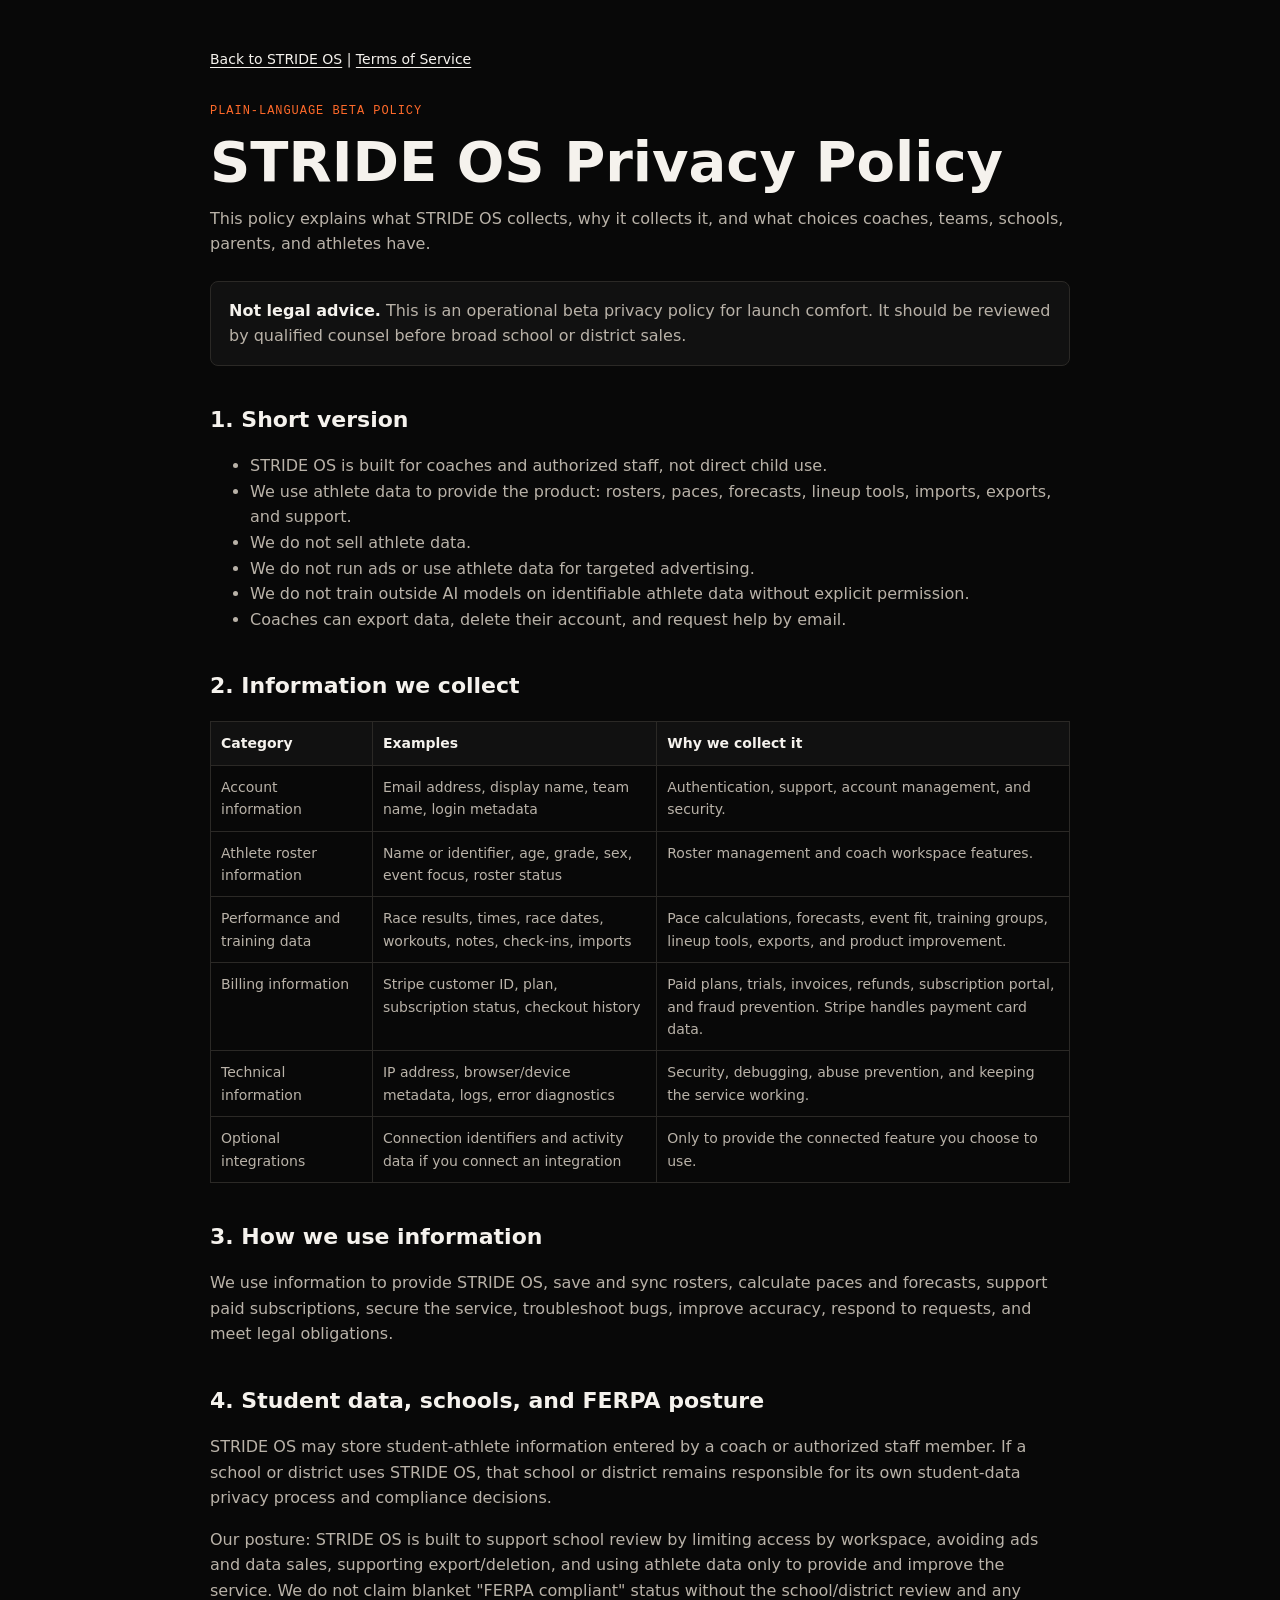
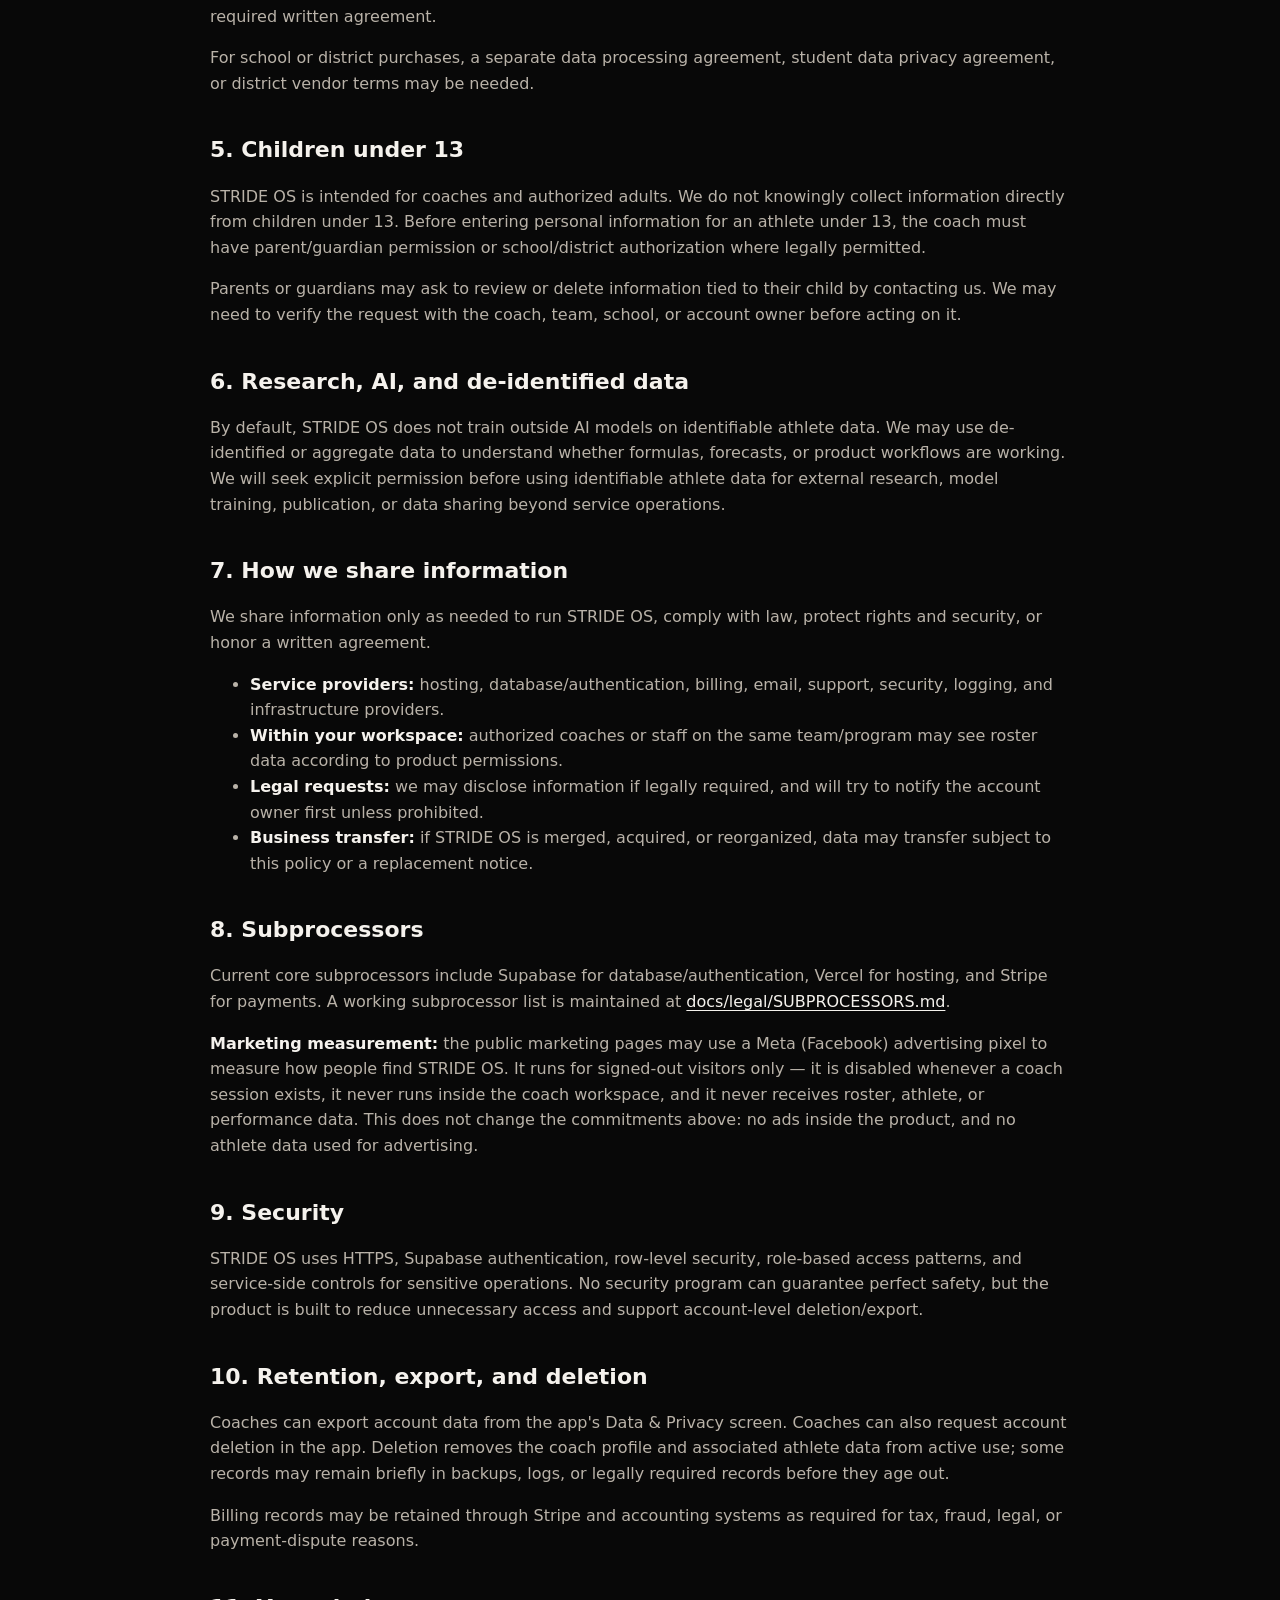
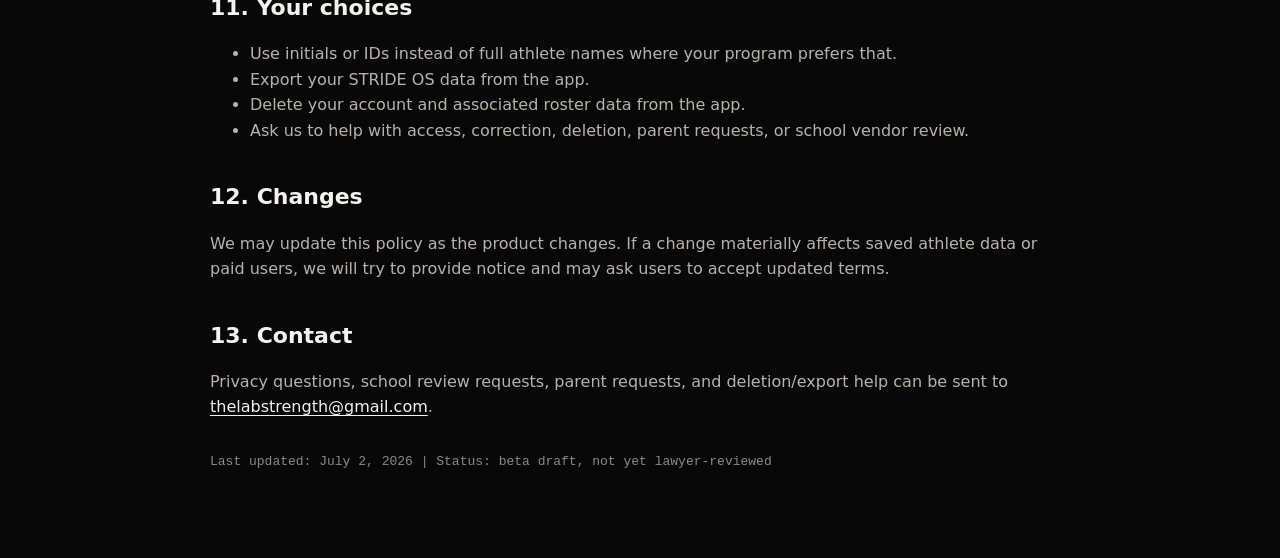
<file: privacy.html>
<!doctype html>
<html lang="en">
<head>
  <meta charset="utf-8">
  <meta name="viewport" content="width=device-width, initial-scale=1">
  <title>STRIDE OS Privacy Policy</title>
  <meta name="description" content="Plain-language STRIDE OS Privacy Policy for coaches, teams, and schools.">
  <style>
    :root{color-scheme:dark;--bg:#080808;--panel:#111;--text:#f5f2ed;--muted:#b9b2a8;--line:#2b2926;--accent:#ff6a2a}
    *{box-sizing:border-box}
    body{margin:0;background:var(--bg);color:var(--text);font-family:Inter,system-ui,-apple-system,BlinkMacSystemFont,"Segoe UI",sans-serif;line-height:1.6}
    main{max-width:900px;margin:0 auto;padding:48px 20px 72px}
    nav{margin-bottom:32px;font-size:14px}
    a{color:var(--text);text-underline-offset:3px}
    h1{font-size:clamp(34px,6vw,56px);line-height:1;margin:0 0 10px}
    h2{font-size:22px;margin:36px 0 10px}
    h3{font-size:17px;margin:22px 0 6px}
    p,li{color:var(--muted)}
    strong{color:var(--text)}
    table{width:100%;border-collapse:collapse;margin:18px 0 8px;font-size:14px}
    th,td{border:1px solid var(--line);padding:10px;vertical-align:top;text-align:left;color:var(--muted)}
    th{color:var(--text);background:var(--panel)}
    .eyebrow{font-family:ui-monospace,SFMono-Regular,Menlo,monospace;color:var(--accent);text-transform:uppercase;letter-spacing:.08em;font-size:12px;margin:0 0 12px}
    .notice{border:1px solid var(--line);background:var(--panel);border-radius:8px;padding:16px 18px;margin:24px 0}
    .notice p{margin:0}
    .meta{font-family:ui-monospace,SFMono-Regular,Menlo,monospace;font-size:13px;color:#8f887f;margin-top:32px}
  </style>
</head>
<body>
<main>
  <nav><a href="/">Back to STRIDE OS</a> | <a href="/terms.html">Terms of Service</a></nav>
  <p class="eyebrow">Plain-language beta policy</p>
  <h1>STRIDE OS Privacy Policy</h1>
  <p>This policy explains what STRIDE OS collects, why it collects it, and what choices coaches, teams, schools, parents, and athletes have.</p>

  <div class="notice">
    <p><strong>Not legal advice.</strong> This is an operational beta privacy policy for launch comfort. It should be reviewed by qualified counsel before broad school or district sales.</p>
  </div>

  <h2>1. Short version</h2>
  <ul>
    <li>STRIDE OS is built for coaches and authorized staff, not direct child use.</li>
    <li>We use athlete data to provide the product: rosters, paces, forecasts, lineup tools, imports, exports, and support.</li>
    <li>We do not sell athlete data.</li>
    <li>We do not run ads or use athlete data for targeted advertising.</li>
    <li>We do not train outside AI models on identifiable athlete data without explicit permission.</li>
    <li>Coaches can export data, delete their account, and request help by email.</li>
  </ul>

  <h2>2. Information we collect</h2>
  <table>
    <thead><tr><th>Category</th><th>Examples</th><th>Why we collect it</th></tr></thead>
    <tbody>
      <tr><td>Account information</td><td>Email address, display name, team name, login metadata</td><td>Authentication, support, account management, and security.</td></tr>
      <tr><td>Athlete roster information</td><td>Name or identifier, age, grade, sex, event focus, roster status</td><td>Roster management and coach workspace features.</td></tr>
      <tr><td>Performance and training data</td><td>Race results, times, race dates, workouts, notes, check-ins, imports</td><td>Pace calculations, forecasts, event fit, training groups, lineup tools, exports, and product improvement.</td></tr>
      <tr><td>Billing information</td><td>Stripe customer ID, plan, subscription status, checkout history</td><td>Paid plans, trials, invoices, refunds, subscription portal, and fraud prevention. Stripe handles payment card data.</td></tr>
      <tr><td>Technical information</td><td>IP address, browser/device metadata, logs, error diagnostics</td><td>Security, debugging, abuse prevention, and keeping the service working.</td></tr>
      <tr><td>Optional integrations</td><td>Connection identifiers and activity data if you connect an integration</td><td>Only to provide the connected feature you choose to use.</td></tr>
    </tbody>
  </table>

  <h2>3. How we use information</h2>
  <p>We use information to provide STRIDE OS, save and sync rosters, calculate paces and forecasts, support paid subscriptions, secure the service, troubleshoot bugs, improve accuracy, respond to requests, and meet legal obligations.</p>

  <h2>4. Student data, schools, and FERPA posture</h2>
  <p>STRIDE OS may store student-athlete information entered by a coach or authorized staff member. If a school or district uses STRIDE OS, that school or district remains responsible for its own student-data privacy process and compliance decisions.</p>
  <p>Our posture: STRIDE OS is built to support school review by limiting access by workspace, avoiding ads and data sales, supporting export/deletion, and using athlete data only to provide and improve the service. We do not claim blanket "FERPA compliant" status without the school/district review and any required written agreement.</p>
  <p>For school or district purchases, a separate data processing agreement, student data privacy agreement, or district vendor terms may be needed.</p>

  <h2>5. Children under 13</h2>
  <p>STRIDE OS is intended for coaches and authorized adults. We do not knowingly collect information directly from children under 13. Before entering personal information for an athlete under 13, the coach must have parent/guardian permission or school/district authorization where legally permitted.</p>
  <p>Parents or guardians may ask to review or delete information tied to their child by contacting us. We may need to verify the request with the coach, team, school, or account owner before acting on it.</p>

  <h2>6. Research, AI, and de-identified data</h2>
  <p>By default, STRIDE OS does not train outside AI models on identifiable athlete data. We may use de-identified or aggregate data to understand whether formulas, forecasts, or product workflows are working. We will seek explicit permission before using identifiable athlete data for external research, model training, publication, or data sharing beyond service operations.</p>

  <h2>7. How we share information</h2>
  <p>We share information only as needed to run STRIDE OS, comply with law, protect rights and security, or honor a written agreement.</p>
  <ul>
    <li><strong>Service providers:</strong> hosting, database/authentication, billing, email, support, security, logging, and infrastructure providers.</li>
    <li><strong>Within your workspace:</strong> authorized coaches or staff on the same team/program may see roster data according to product permissions.</li>
    <li><strong>Legal requests:</strong> we may disclose information if legally required, and will try to notify the account owner first unless prohibited.</li>
    <li><strong>Business transfer:</strong> if STRIDE OS is merged, acquired, or reorganized, data may transfer subject to this policy or a replacement notice.</li>
  </ul>

  <h2>8. Subprocessors</h2>
  <p>Current core subprocessors include Supabase for database/authentication, Vercel for hosting, and Stripe for payments. A working subprocessor list is maintained at <a href="/docs/legal/SUBPROCESSORS.md">docs/legal/SUBPROCESSORS.md</a>.</p>
  <p><strong>Marketing measurement:</strong> the public marketing pages may use a Meta (Facebook) advertising pixel to measure how people find STRIDE OS. It runs for signed-out visitors only — it is disabled whenever a coach session exists, it never runs inside the coach workspace, and it never receives roster, athlete, or performance data. This does not change the commitments above: no ads inside the product, and no athlete data used for advertising.</p>

  <h2>9. Security</h2>
  <p>STRIDE OS uses HTTPS, Supabase authentication, row-level security, role-based access patterns, and service-side controls for sensitive operations. No security program can guarantee perfect safety, but the product is built to reduce unnecessary access and support account-level deletion/export.</p>

  <h2>10. Retention, export, and deletion</h2>
  <p>Coaches can export account data from the app's Data & Privacy screen. Coaches can also request account deletion in the app. Deletion removes the coach profile and associated athlete data from active use; some records may remain briefly in backups, logs, or legally required records before they age out.</p>
  <p>Billing records may be retained through Stripe and accounting systems as required for tax, fraud, legal, or payment-dispute reasons.</p>

  <h2>11. Your choices</h2>
  <ul>
    <li>Use initials or IDs instead of full athlete names where your program prefers that.</li>
    <li>Export your STRIDE OS data from the app.</li>
    <li>Delete your account and associated roster data from the app.</li>
    <li>Ask us to help with access, correction, deletion, parent requests, or school vendor review.</li>
  </ul>

  <h2>12. Changes</h2>
  <p>We may update this policy as the product changes. If a change materially affects saved athlete data or paid users, we will try to provide notice and may ask users to accept updated terms.</p>

  <h2>13. Contact</h2>
  <p>Privacy questions, school review requests, parent requests, and deletion/export help can be sent to <a href="mailto:thelabstrength@gmail.com">thelabstrength@gmail.com</a>.</p>

  <p class="meta">Last updated: July 2, 2026 | Status: beta draft, not yet lawyer-reviewed</p>
</main>
</body>
</html>
</file>
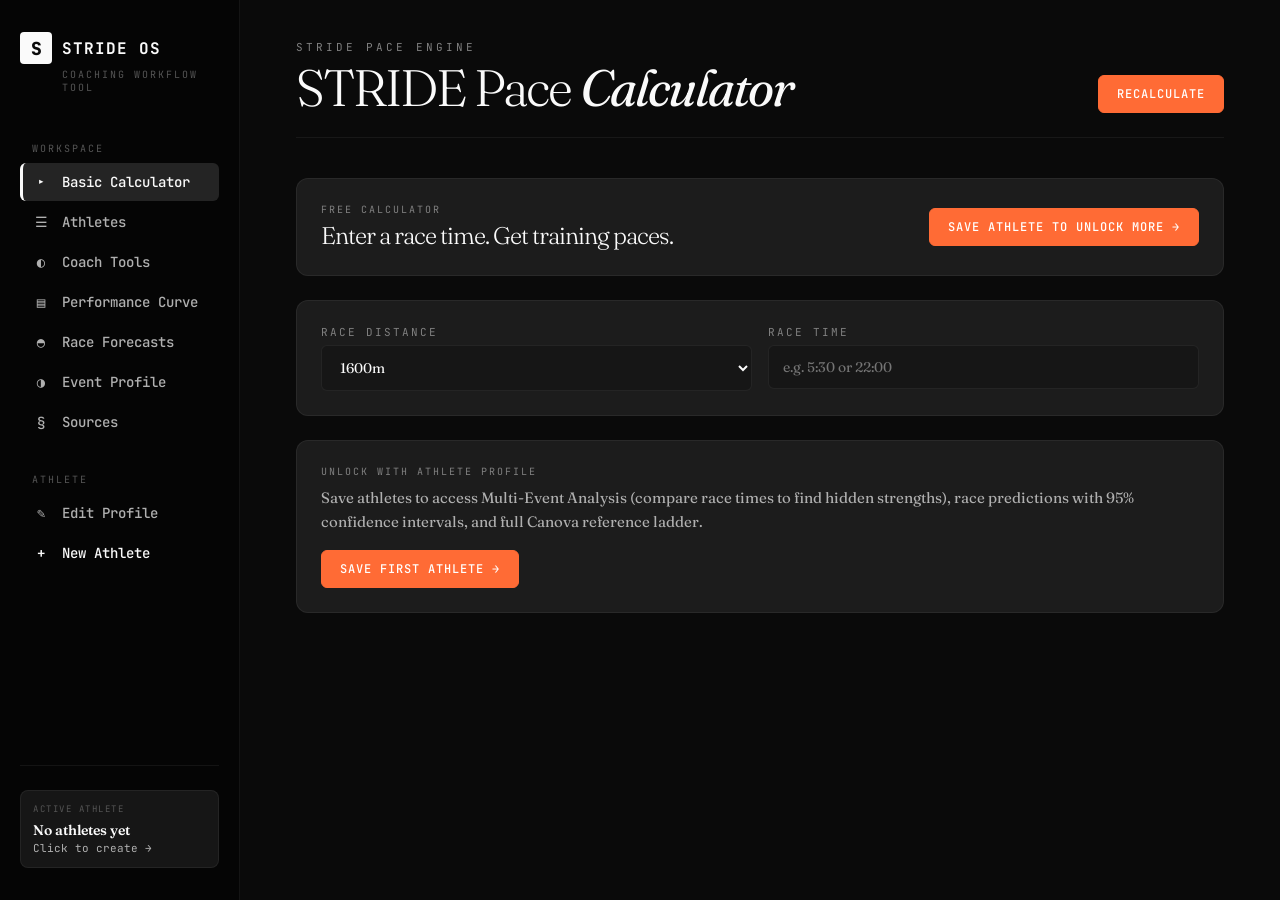
<file: stride-os-2.html>
<!DOCTYPE html>
<html lang="en">
<head>
<meta charset="UTF-8">
<meta name="viewport" content="width=device-width, initial-scale=1.0">
<title>STRIDE OS — Pace Calculator for Running Coaches</title>
<link rel="preconnect" href="https://fonts.googleapis.com">
<link rel="preconnect" href="https://fonts.gstatic.com" crossorigin>
<link href="https://fonts.googleapis.com/css2?family=Fraunces:opsz,wght@9..144,300;9..144,400;9..144,600;9..144,900&family=JetBrains+Mono:wght@300;400;500;700&display=swap" rel="stylesheet">
<style>
:root {
  /* MONOCHROME BASE — used for 95% of the UI */
  --bg: #0a0a0a;
  --bg-el: #161616;
  --bg-card: #1c1c1c;
  --bg-raised: #242424;

  /* Borders graduate from subtle to defined */
  --border: rgba(255,255,255,.06);
  --border-s: rgba(255,255,255,.12);
  --border-h: rgba(255,255,255,.20);

  /* Text hierarchy: pure white at top, fading down */
  --text: #fafafa;
  --text-2: #b0b0b0;
  --text-3: #808080;
  --text-4: #555555;
  --dim: #b0b0b0;
  --faint: #555555;

  /* ACCENT — used only for primary action + active selection */
  --accent: #ff6b35;
  --accent-soft: rgba(255,107,53,.10);
  --accent-line: rgba(255,107,53,.35);

  /* SEMANTIC — used only when meaning is required */
  --green: #4ade80;     /* success / strength / fresh */
  --yellow: #fbbf24;    /* warning / development */
  --red: #ef4444;       /* error / gap / expired */
  --gold: #d4a017;      /* legacy, retained for ceilings only */
}
*,*::before,*::after{margin:0;padding:0;box-sizing:border-box}
html{font-size:16px}
body{background:var(--bg);color:var(--text);font-family:'Fraunces',Georgia,serif;-webkit-font-smoothing:antialiased;min-height:100vh;overflow-x:hidden}

/* LAYOUT */
.app{display:grid;grid-template-columns:15rem 1fr;min-height:100vh}

/* SIDEBAR */
.sidebar{background:#050505;border-right:1px solid var(--border);padding:2rem 1.25rem;position:sticky;top:0;height:100vh;display:flex;flex-direction:column;overflow-y:auto}
.brand{margin-bottom:3rem}
.brand-mark{display:flex;align-items:center;gap:.625rem;margin-bottom:.25rem}
.brand-logo{width:2rem;height:2rem;background:var(--text);border-radius:.25rem;display:flex;align-items:center;justify-content:center;font-weight:900;font-size:1.125rem;color:var(--bg);font-family:'JetBrains Mono',monospace;flex-shrink:0}
.brand-name{font-family:'JetBrains Mono',monospace;font-weight:700;font-size:1rem;letter-spacing:.0625rem}
.brand-tag{font-size:.625rem;letter-spacing:.125rem;color:var(--faint);text-transform:uppercase;font-family:'JetBrains Mono',monospace;margin-left:2.625rem}
.nav-section{margin-bottom:2rem}
.nav-section-label{font-family:'JetBrains Mono',monospace;font-size:.625rem;letter-spacing:.125rem;color:var(--faint);text-transform:uppercase;margin-bottom:.5rem;padding:0 .75rem}
.nav-list{list-style:none}
.nav-btn{display:flex;align-items:center;gap:.75rem;width:100%;padding:.625rem .75rem;border:none;border-radius:.375rem;background:transparent;color:var(--dim);font-family:'JetBrains Mono',monospace;font-size:.875rem;font-weight:500;cursor:pointer;text-align:left;transition:background .15s,color .15s;margin-bottom:.125rem}
.nav-btn:hover{background:var(--bg-el);color:var(--text)}
.nav-btn:focus-visible{outline:2px solid var(--accent);outline-offset:2px}
.nav-btn[aria-current="page"]{background:var(--bg-raised);color:var(--text);border-left:.1875rem solid var(--text);padding-left:.5625rem}
.nav-btn.new{color:var(--text)}
.nav-btn.new:hover{background:var(--accent-soft);color:var(--accent)}
.nav-icon{font-size:.875rem;width:1.125rem;text-align:center}
.sidebar-footer{margin-top:auto;padding-top:1.5rem;border-top:1px solid var(--border)}
.chip{background:var(--bg-el);border:1px solid var(--border);border-radius:.5rem;padding:.75rem;cursor:pointer;transition:border-color .15s}
.chip:hover,.chip:focus-visible{border-color:var(--text);outline:none}
.chip-lbl{font-size:.5625rem;letter-spacing:.09375rem;color:var(--faint);text-transform:uppercase;font-family:'JetBrains Mono',monospace;margin-bottom:.375rem}
.chip-name{font-size:.875rem;font-weight:600}
.chip-meta{font-size:.6875rem;color:var(--dim);font-family:'JetBrains Mono',monospace;margin-top:.125rem}

/* MAIN */
main{padding:2.5rem 3.5rem;max-width:90rem}

/* SCREENS */
.screen{display:none}
.screen.active{display:block;animation:fadeUp .35s ease}
@keyframes fadeUp{from{opacity:0;transform:translateY(.5rem)}to{opacity:1;transform:translateY(0)}}

/* SCREEN HEADER */
.screen-header{display:flex;align-items:flex-end;justify-content:space-between;margin-bottom:2.5rem;padding-bottom:1.5rem;border-bottom:1px solid var(--border);gap:1rem;flex-wrap:wrap}
.eyebrow{font-family:'JetBrains Mono',monospace;font-size:.6875rem;letter-spacing:.1875rem;color:var(--text-3);text-transform:uppercase;margin-bottom:.5rem}
.screen-title{font-family:'Fraunces',serif;font-weight:300;font-size:clamp(2rem,4vw,3.5rem);letter-spacing:-.125rem;line-height:1}
.screen-title em{font-style:italic;color:var(--text);font-weight:400}
.btn-row{display:flex;gap:.75rem;flex-wrap:wrap}

/* BUTTONS */
.btn{background:var(--bg-el);border:1px solid var(--border-s);color:var(--text);padding:.625rem 1.125rem;border-radius:.375rem;cursor:pointer;font-family:'JetBrains Mono',monospace;font-size:.75rem;letter-spacing:.0625rem;text-transform:uppercase;font-weight:500;transition:border-color .15s,color .15s}
.btn:hover{border-color:var(--border-h);background:var(--bg-raised)}
.btn:focus-visible{outline:2px solid var(--text);outline-offset:2px}
.btn-primary{background:var(--accent);border-color:var(--accent);color:#fff}
.btn-primary:hover{background:#ff7e4d;border-color:#ff7e4d;color:#fff}

/* CARDS */
.card{background:var(--bg-card);border:1px solid var(--border);border-radius:.625rem;padding:1.75rem;margin-bottom:1.25rem}
.card-title{font-family:'JetBrains Mono',monospace;font-size:.6875rem;letter-spacing:.125rem;color:var(--faint);text-transform:uppercase;margin-bottom:1.25rem;display:flex;align-items:center;justify-content:space-between}
.card-accent{color:var(--text-3);font-weight:500}

/* GRIDS */
.g2{display:grid;grid-template-columns:1fr 1fr;gap:1.25rem}
.g3{display:grid;grid-template-columns:repeat(3,1fr);gap:1rem}
.g4{display:grid;grid-template-columns:repeat(4,1fr);gap:1rem}

/* HERO */
.hero-stats{display:grid;grid-template-columns:2fr 1fr 1fr 1fr;background:var(--bg-card);border:1px solid var(--border);border-radius:.75rem;overflow:hidden;margin-bottom:1.25rem}
.hero-primary{padding:2.25rem;background:linear-gradient(135deg,rgba(255,255,255,.02) 0%,transparent 60%);border-right:1px solid var(--border)}
.hero-stat{padding:1.75rem 1.5rem;border-right:1px solid var(--border);display:flex;flex-direction:column;justify-content:center}
.hero-stat:last-child{border-right:none}
.hero-name{font-family:'Fraunces',serif;font-size:clamp(1.75rem,3vw,2.625rem);font-weight:400;letter-spacing:-.09375rem;line-height:1;margin-bottom:.5rem}
.hero-meta{font-family:'JetBrains Mono',monospace;font-size:.8125rem;color:var(--dim);margin-bottom:1.5rem}
.tag-row{display:flex;gap:.5rem;flex-wrap:wrap;margin-top:.75rem}
.tag{background:var(--bg-el);border:1px solid var(--border);padding:.375rem .75rem;border-radius:999px;font-family:'JetBrains Mono',monospace;font-size:.6875rem;color:var(--text-2)}
.tag-a{background:var(--bg-raised);border-color:var(--border-h);color:var(--text)}
.tag-g{background:var(--bg-raised);border-color:var(--border-h);color:var(--text-2)}
.stat-lbl{font-family:'JetBrains Mono',monospace;font-size:.625rem;letter-spacing:.125rem;color:var(--faint);text-transform:uppercase;margin-bottom:.75rem}
.stat-val{font-family:'JetBrains Mono',monospace;font-size:clamp(1.5rem,2.5vw,2.375rem);font-weight:400;letter-spacing:-.0625rem;line-height:1}
.stat-note{font-family:'JetBrains Mono',monospace;font-size:.6875rem;color:var(--dim);margin-top:.375rem}

/* SCORE RINGS */
.scores-grid{display:grid;grid-template-columns:repeat(4,1fr);gap:1.5rem;margin-top:1.5rem}
.score-ring{text-align:center}
.ring-wrap{position:relative;width:7.5rem;height:7.5rem;margin:0 auto .75rem}
.ring-svg{width:100%;height:100%;transform:rotate(-90deg)}
.ring-bg{fill:none;stroke:var(--bg-el);stroke-width:8}
.ring-fg{fill:none;stroke:var(--accent);stroke-width:8;stroke-linecap:round;stroke-dasharray:188.5;stroke-dashoffset:calc(188.5 - 188.5 * var(--pct,0) / 100);transition:stroke-dashoffset .8s ease}
.ring-inner{position:absolute;inset:0;display:flex;flex-direction:column;align-items:center;justify-content:center}
.ring-num{font-family:'Fraunces',serif;font-size:1.625rem;font-weight:400;letter-spacing:-.0625rem;line-height:1}
.ring-den{font-family:'JetBrains Mono',monospace;font-size:.625rem;color:var(--faint);margin-top:.125rem}
.ring-lbl{font-family:'JetBrains Mono',monospace;font-size:.6875rem;letter-spacing:.0625rem;color:var(--dim);text-transform:uppercase}

/* FLAGS */
.flags-grid{display:grid;grid-template-columns:repeat(3,1fr);gap:1rem;margin-top:1.25rem}
.flag{border:1px solid var(--border);border-radius:.5rem;padding:1rem;background:var(--bg-el)}
.flag.g{border-left:.1875rem solid var(--green)}.flag.y{border-left:.1875rem solid var(--yellow)}.flag.r{border-left:.1875rem solid var(--red)}
.flag-hd{font-family:'JetBrains Mono',monospace;font-size:.625rem;letter-spacing:.09375rem;margin-bottom:.5rem;text-transform:uppercase}
.flag.g .flag-hd{color:var(--green)}.flag.y .flag-hd{color:var(--yellow)}.flag.r .flag-hd{color:var(--red)}
.flag-txt{font-size:.8125rem;line-height:1.5}

/* DEMANDS */
.dem-row{margin-bottom:1rem}
.dem-hd{display:flex;justify-content:space-between;margin-bottom:.375rem}
.dem-name{font-family:'JetBrains Mono',monospace;font-size:.75rem}
.dem-val{font-family:'JetBrains Mono',monospace;font-size:.75rem;color:var(--text);font-weight:600}
.dem-track{background:var(--bg-el);height:.375rem;border-radius:.1875rem;overflow:hidden}
.dem-fill{height:100%;background:linear-gradient(90deg,var(--text-3),var(--text));border-radius:.1875rem}

/* MODEL ROWS */
.model-row{display:grid;grid-template-columns:1fr 6.25rem 5rem;align-items:center;padding:.875rem 0;border-bottom:1px solid var(--border);gap:.75rem}
.model-row:last-child{border-bottom:none}
.model-name{font-family:'Fraunces',serif;font-size:1rem}
.model-desc{font-size:.6875rem;color:var(--dim);font-family:'JetBrains Mono',monospace;margin-top:.125rem}
.wt-bar{height:.25rem;background:var(--bg-el);border-radius:.125rem;overflow:hidden}
.wt-fill{height:100%;background:var(--text)}
.wt-lbl{font-family:'JetBrains Mono',monospace;font-size:.6875rem;text-align:right;color:var(--text-3)}
.wt-lbl.h{color:var(--text);font-weight:600}

/* TABS */
[role="tablist"]{display:flex;gap:.25rem;border-bottom:1px solid var(--border);margin-bottom:1.5rem}
[role="tab"]{background:none;border:none;border-bottom:2px solid transparent;color:var(--dim);padding:.75rem 1.25rem;cursor:pointer;font-family:'JetBrains Mono',monospace;font-size:.75rem;letter-spacing:.0625rem;text-transform:uppercase;transition:color .15s;margin-bottom:-1px}
[role="tab"]:hover{color:var(--text)}
[role="tab"]:focus-visible{outline:2px solid var(--text);outline-offset:2px}
[role="tab"][aria-selected="true"]{color:var(--text);border-bottom-color:var(--text)}
[role="tabpanel"]{display:none}
[role="tabpanel"].active{display:block}

/* PACE ROWS */
.pace-row{display:grid;grid-template-columns:12.5rem 1fr 8.75rem 7.5rem;gap:1.25rem;padding:1.125rem 0;align-items:center;border-bottom:1px solid var(--border)}
.pace-row:last-child{border-bottom:none}
.pz-name{font-family:'Fraunces',serif;font-size:1.1875rem;font-weight:400;margin-bottom:.125rem}
.pz-tag{font-family:'JetBrains Mono',monospace;font-size:.625rem;letter-spacing:.0625rem;color:var(--text-3);text-transform:uppercase}
.p-desc{font-size:.8125rem;color:var(--dim);line-height:1.5}
.p-tgt{font-family:'JetBrains Mono',monospace;font-size:1.375rem;font-weight:500;color:var(--text);text-align:right}
.p-rng{font-family:'JetBrains Mono',monospace;font-size:.6875rem;color:var(--dim);text-align:right;margin-top:.25rem}
.p-eff{font-family:'JetBrains Mono',monospace;font-size:.6875rem;color:var(--dim);text-align:right}
.rpe{display:inline-block;background:var(--bg-el);padding:.1875rem .5rem;border-radius:.25rem;margin-top:.25rem}

/* PREDICTIONS */
.pred-grid{display:grid;grid-template-columns:repeat(3,1fr);gap:1rem;margin-bottom:1.25rem}
.pred-card{background:var(--bg-card);border:1px solid var(--border);border-top:2px solid var(--border-h);border-radius:.625rem;padding:1.5rem}
.pred-event{font-family:'JetBrains Mono',monospace;font-size:.6875rem;letter-spacing:.125rem;color:var(--faint);text-transform:uppercase;margin-bottom:.5rem}
.pred-time{font-family:'JetBrains Mono',monospace;font-size:3rem;font-weight:400;letter-spacing:-.125rem;line-height:1;margin-bottom:.375rem}
.pred-pace{font-family:'JetBrains Mono',monospace;font-size:.75rem;color:var(--dim);margin-bottom:1rem}
.conf-row{display:flex;align-items:center;gap:.5rem;margin-bottom:.5rem}
.conf-lbl{font-family:'JetBrains Mono',monospace;font-size:.625rem;color:var(--faint);text-transform:uppercase;white-space:nowrap}
.conf-track{flex:1;height:.25rem;background:var(--bg-el);border-radius:.125rem;overflow:hidden}
.conf-fill{height:100%;border-radius:.125rem}
.conf-fill.hi{background:var(--green)}.conf-fill.md{background:var(--yellow)}.conf-fill.lo{background:var(--red)}
.conf-pct{font-family:'JetBrains Mono',monospace;font-size:.6875rem;font-weight:600}
.conf-pct.hi{color:var(--green)}.conf-pct.md{color:var(--yellow)}.conf-pct.lo{color:var(--red)}
.pred-model{font-family:'JetBrains Mono',monospace;font-size:.625rem;color:var(--faint);margin-top:.75rem;padding-top:.75rem;border-top:1px solid var(--border)}

/* TIMELINE */
.tl-row{display:grid;grid-template-columns:7.5rem 1fr 8.75rem 7.5rem;align-items:center;padding:1.25rem 0;border-bottom:1px solid var(--border);gap:1.5rem}
.tl-row:last-child{border-bottom:none}
.tl-period{font-family:'JetBrains Mono',monospace;font-size:.6875rem;letter-spacing:.09375rem;color:var(--text-3);text-transform:uppercase}
.tl-date{font-size:.6875rem;color:var(--text-3);margin-top:.125rem}
.tl-bar{background:var(--bg-el);height:.25rem;border-radius:.125rem;position:relative}
.tl-prog{position:absolute;height:100%;background:var(--text);border-radius:.125rem}
.tl-dot{position:absolute;top:-.25rem;width:.75rem;height:.75rem;background:var(--text);border-radius:50%;border:.125rem solid var(--bg-card);transform:translateX(-50%)}
.tl-time{font-family:'JetBrains Mono',monospace;font-size:1.25rem;font-weight:500;text-align:right}
.tl-imp{font-family:'JetBrains Mono',monospace;font-size:.75rem;text-align:right;color:var(--green)}

/* INFO/WARN */
.info-box{background:var(--bg-el);border:1px solid var(--border);border-left:3px solid var(--border-h);border-radius:.375rem;padding:1rem 1.25rem;font-size:.8125rem;line-height:1.6;margin-bottom:1.25rem;color:var(--text-2)}
.warn-box{background:rgba(251,191,36,.07);border:1px solid rgba(251,191,36,.25);border-radius:.5rem;padding:1rem 1.25rem;display:flex;gap:.75rem;margin-top:1.25rem;font-size:.8125rem;line-height:1.6}
.warn-icon{color:var(--yellow);flex-shrink:0;margin-top:.125rem}

/* FORM */
.form-card{background:var(--bg-card);border:1px solid var(--border);border-radius:.75rem;padding:2.25rem;max-width:56.25rem;margin:0 auto 1.25rem}
fieldset{border:none;margin:0;padding:0}
.fs-eye{font-family:'JetBrains Mono',monospace;font-size:.625rem;letter-spacing:.125rem;color:var(--text-3);text-transform:uppercase;margin-bottom:.25rem;margin-top:1.5rem;display:block}
.fs-eye:first-of-type{margin-top:0}
legend{font-family:'Fraunces',serif;font-size:1.5rem;font-weight:400;margin-bottom:1.25rem;float:left;width:100%}
.form-grid{display:grid;grid-template-columns:repeat(3,1fr);gap:1rem;margin-bottom:1.5rem;clear:both}
.form-group{display:flex;flex-direction:column}
label{font-family:'JetBrains Mono',monospace;font-size:.625rem;letter-spacing:.09375rem;color:var(--faint);text-transform:uppercase;margin-bottom:.375rem}
.req{color:var(--text-2);font-weight:400}
input,select{background:var(--bg-el);border:1px solid var(--border);border-radius:.375rem;padding:.75rem .875rem;color:var(--text);font-size:.875rem;font-family:inherit;transition:border-color .15s;width:100%}
input:focus,select:focus{outline:none;border-color:var(--text);background:var(--bg-card)}
input.err,select.err{border-color:var(--red)}
.f-err{font-family:'JetBrains Mono',monospace;font-size:.6875rem;color:var(--red);margin-top:.25rem;display:none}
.f-err.on{display:block}
.events-grid{display:grid;grid-template-columns:repeat(4,1fr);gap:.75rem;clear:both}
.ev-label{display:flex;align-items:center;gap:.625rem;padding:.625rem .75rem;background:var(--bg-el);border:1px solid var(--border);border-radius:.375rem;cursor:pointer;font-family:'JetBrains Mono',monospace;font-size:.8125rem;color:var(--text);text-transform:none;letter-spacing:0;transition:all .15s}
.ev-label:hover{border-color:var(--border-h);background:var(--bg-raised)}
.ev-label:has(input:checked){background:var(--accent-soft);border-color:var(--accent);color:var(--text)}
.ev-label input[type="checkbox"]{width:1rem;height:1rem;padding:0;cursor:pointer;accent-color:var(--accent);flex-shrink:0}

/* EMPTY STATE */
.empty-state{background:var(--bg-card);border:1px solid var(--border);border-radius:.75rem;padding:3.75rem 2.5rem;text-align:center;margin-top:1.25rem}
.empty-icon{font-size:3rem;margin-bottom:1rem;color:var(--text-3)}
.empty-title{font-family:'Fraunces',serif;font-size:1.75rem;font-weight:300;letter-spacing:-.0625rem;margin-bottom:.75rem}
.empty-sub{font-family:'JetBrains Mono',monospace;font-size:.8125rem;color:var(--dim);margin-bottom:1.5rem;line-height:1.6}

/* TOAST */
#toast{position:fixed;bottom:1.5rem;right:1.5rem;background:var(--green);color:#000;font-family:'JetBrains Mono',monospace;font-size:.8125rem;font-weight:600;padding:.875rem 1.25rem;border-radius:.5rem;opacity:0;pointer-events:none;transform:translateY(.5rem);transition:opacity .3s,transform .3s;z-index:9999}
#toast.show{opacity:1;transform:translateY(0)}

/* RESPONSIVE */
@media(max-width:68.75rem){
  .app{grid-template-columns:1fr}
  .sidebar{height:auto;position:relative;border-right:none;border-bottom:1px solid var(--border);padding:1.25rem;flex-direction:row;flex-wrap:wrap;gap:1rem;align-items:center}
  .brand,.nav-section{margin-bottom:0}
  .sidebar-footer{margin-top:0;padding-top:0;border-top:none}
  main{padding:2rem 1.25rem}
  .hero-stats{grid-template-columns:1fr}
  .hero-primary,.hero-stat{border-right:none;border-bottom:1px solid var(--border)}
  .hero-stat:last-child{border-bottom:none}
  .scores-grid{grid-template-columns:repeat(2,1fr)}
  .pred-grid,.g2,.g3,.g4,.form-grid{grid-template-columns:1fr}
  .events-grid{grid-template-columns:repeat(2,1fr)}
  .pace-row,.tl-row{grid-template-columns:1fr;gap:.5rem}
}

.hidden { display: none; }
</style>
</head>
<body>
<div id="toast" role="status" aria-live="polite"></div>

<div class="app">
  <aside class="sidebar" aria-label="Main navigation">
    <div class="brand">
      <div class="brand-mark">
        <div class="brand-logo" aria-hidden="true">S</div>
        <span class="brand-name">STRIDE OS</span>
      </div>
      <div class="brand-tag">Coaching Workflow Tool</div>
    </div>

    <nav>
      <div class="nav-section">
        <p class="nav-section-label" id="lbl-ws">Workspace</p>
        <ul class="nav-list" aria-labelledby="lbl-ws" role="list">
          <li><button class="nav-btn" data-s="paces"    onclick="goTo('paces',this)"><span class="nav-icon" aria-hidden="true">▸</span>Basic Calculator</button></li>
          <li><button class="nav-btn" data-s="roster"   onclick="goTo('roster',this)"><span class="nav-icon" aria-hidden="true">☰</span>Athletes</button></li>
          <li><button class="nav-btn" data-s="overview" onclick="goTo('overview',this)"><span class="nav-icon" aria-hidden="true">◐</span>Coach Tools</button></li>
          <li><button class="nav-btn" data-s="multievent" onclick="goTo('multievent',this)"><span class="nav-icon" aria-hidden="true">▤</span>Performance Curve</button></li>
          <li><button class="nav-btn" data-s="predict"  onclick="goTo('predict',this)"><span class="nav-icon" aria-hidden="true">◓</span>Race Forecasts</button></li>
          <li><button class="nav-btn" data-s="profile"  onclick="goTo('profile',this)"><span class="nav-icon" aria-hidden="true">◑</span>Event Profile</button></li>
          <li><button class="nav-btn" data-s="methodology" onclick="goTo('methodology',this)"><span class="nav-icon" aria-hidden="true">§</span>Sources</button></li>
        </ul>
      </div>
      <div class="nav-section">
        <p class="nav-section-label" id="lbl-ath">Athlete</p>
        <ul class="nav-list" aria-labelledby="lbl-ath" role="list">
          <li><button class="nav-btn" data-s="edit" onclick="goTo('edit',this)"><span class="nav-icon" aria-hidden="true">✎</span>Edit Profile</button></li>
          <li><button class="nav-btn new" onclick="startNewAthlete()"><span class="nav-icon" aria-hidden="true">+</span>New Athlete</button></li>
        </ul>
      </div>
    </nav>

    <div class="sidebar-footer">
      <div class="chip" tabindex="0" role="button" aria-label="Active athlete — click to edit"
           onclick="goTo('edit',null)" onkeydown="if(event.key==='Enter'||event.key===' ')goTo('edit',null)">
        <div class="chip-lbl">Active Athlete</div>
        <div class="chip-name" id="chipName">No athlete</div>
        <div class="chip-meta" id="chipMeta">Click to create →</div>
      </div>
    </div>
  </aside>

  <main id="mainContent" tabindex="-1">

    <!-- ROSTER -->
    <section id="roster" class="screen" aria-labelledby="ro-h">
      <header class="screen-header">
        <div><p class="eyebrow">Coach Workspace</p><h1 class="screen-title" id="ro-h">Athlete <em>Roster</em></h1></div>
        <div class="btn-row">
          <button class="btn btn-primary" onclick="startNewAthlete()">+ New Athlete</button>
        </div>
      </header>
      <div id="ro-body"></div>
    </section>

    <!-- MULTI-EVENT ANALYSIS -->
    <section id="multievent" class="screen" aria-labelledby="me-h">
      <header class="screen-header">
        <div><p class="eyebrow">Strengths · Gaps · Event Fit</p><h1 class="screen-title" id="me-h">Performance <em>Curve</em></h1></div>
      </header>
      <div id="me-body"></div>
    </section>

    <!-- OVERVIEW -->
    <section id="overview" class="screen" aria-labelledby="ov-h">
      <header class="screen-header">
        <div><p class="eyebrow">Athlete Dashboard</p><h1 class="screen-title" id="ov-h">Coach <em>Tools</em></h1></div>
        <div class="btn-row">
          <button class="btn" onclick="goTo('edit',null)">Edit Athlete</button>
          <button class="btn btn-primary" onclick="goTo('predict',null)">View Predictions →</button>
        </div>
      </header>
      <div id="ov-body"></div>
    </section>

    <!-- EVENT PROFILE -->
    <section id="profile" class="screen" aria-labelledby="pr-h">
      <header class="screen-header">
        <div><p class="eyebrow">Classification</p><h1 class="screen-title" id="pr-h">Event <em>Profile</em></h1></div>
        <div class="btn-row"><button class="btn btn-primary" onclick="renderProfile()">Recalculate</button></div>
      </header>
      <div id="pr-body"></div>
    </section>

    <!-- PACE CALCULATOR -->
    <section id="paces" class="screen" aria-labelledby="pc-h">
      <header class="screen-header">
        <div><p class="eyebrow">STRIDE Pace Engine</p><h1 class="screen-title" id="pc-h">STRIDE Pace <em>Calculator</em></h1></div>
        <div class="btn-row"><button class="btn btn-primary" onclick="calcPaces()">Recalculate</button></div>
      </header>
      <div id="pc-body"></div>
    </section>

    <!-- PREDICTIONS -->
    <section id="predict" class="screen" aria-labelledby="pd-h">
      <header class="screen-header">
        <div><p class="eyebrow">95% Confidence Intervals</p><h1 class="screen-title" id="pd-h">Race <em>Forecasts</em></h1></div>
      </header>
      <div id="pd-body"></div>
    </section>

    <!-- METHODOLOGY -->
    <section id="methodology" class="screen" aria-labelledby="mt-h">
      <header class="screen-header">
        <div><p class="eyebrow">Peer-Reviewed Foundations</p><h1 class="screen-title" id="mt-h">Sources &amp; <em>Literature</em></h1></div>
      </header>
      <div id="mt-body"></div>
    </section>

    <!-- EDIT -->
    <section id="edit" class="screen" aria-labelledby="ed-h">
      <header class="screen-header">
        <div><p class="eyebrow">Profile Builder</p><h1 class="screen-title" id="ed-h">Athlete <em>Profile</em></h1></div>
        <div class="btn-row">
          <button class="btn" onclick="goTo('overview',null)">Cancel</button>
          <button class="btn btn-primary" onclick="saveAthlete()">Save &amp; Recalculate</button>
        </div>
      </header>

      <form id="aForm" class="form-card" novalidate onsubmit="return false;">
        <span class="fs-eye">Section 01 · Identity</span>
        <fieldset>
          <legend>Who is the athlete?</legend>
          <div class="form-grid">
            <div class="form-group">
              <label for="fName">Name <span class="req" aria-label="required">*</span></label>
              <input id="fName" type="text" autocomplete="name" placeholder="e.g. Jordan Lee">
              <span class="f-err" id="fName-e">Name is required.</span>
            </div>
            <div class="form-group">
              <label for="fAge">Age</label>
              <input id="fAge" type="number" min="10" max="100" placeholder="e.g. 16">
            </div>
            <div class="form-group">
              <label for="fSex">Sex</label>
              <select id="fSex">
                <option value="">— Select —</option>
                <option value="F">Female</option>
                <option value="M">Male</option>
                <option value="X">Other</option>
              </select>
            </div>
          </div>
        </fieldset>

        <span class="fs-eye">Section 02 · Training</span>
        <fieldset>
          <legend>Training background</legend>
          <div class="form-grid">
            <div class="form-group">
              <label for="fTAge">Training Age (years)</label>
              <input id="fTAge" type="number" min="0" max="30" step="0.5" placeholder="e.g. 2">
            </div>
            <div class="form-group">
              <label for="fMiles">Weekly Mileage</label>
              <input id="fMiles" type="number" min="0" max="200" placeholder="e.g. 25">
            </div>
            <div class="form-group">
              <label for="fGrade">Grade / Year</label>
              <select id="fGrade">
                <option value="">— Select —</option>
                <option>Grade 7</option><option>Grade 8</option><option>Grade 9</option>
                <option>Grade 10</option><option>Grade 11</option><option>Grade 12</option>
                <option>College</option><option>Post-Collegiate</option>
              </select>
            </div>
          </div>
        </fieldset>

        <span class="fs-eye">Section 03 · Events</span>
        <fieldset>
          <legend>Race events</legend>
          <div class="form-grid">
            <div class="form-group">
              <label for="fPrimary">Primary Event <span class="req" aria-label="required">*</span></label>
              <select id="fPrimary">
                <option value="">— Select —</option>
                <option>100m</option><option>200m</option><option>400m</option>
                <option>800m</option>
                <option>1600m</option><option>Mile</option>
                <option>3200m</option><option>2 Mile</option>
                <option>5K</option><option>10K</option>
              </select>
              <span class="f-err" id="fPrimary-e">Primary event is required.</span>
            </div>
          </div>
          <p style="font-family:'JetBrains Mono',monospace;font-size:.75rem;color:var(--dim);margin-bottom:.75rem;clear:both">Secondary events competed in</p>
          <div class="events-grid">
            <label class="ev-label"><input type="checkbox" class="sec" value="100m"> 100m</label>
            <label class="ev-label"><input type="checkbox" class="sec" value="200m"> 200m</label>
            <label class="ev-label"><input type="checkbox" class="sec" value="400m"> 400m</label>
            <label class="ev-label"><input type="checkbox" class="sec" value="800m"> 800m</label>
            <label class="ev-label"><input type="checkbox" class="sec" value="1600m"> 1600m</label>
            <label class="ev-label"><input type="checkbox" class="sec" value="Mile"> Mile</label>
            <label class="ev-label"><input type="checkbox" class="sec" value="3200m"> 3200m</label>
            <label class="ev-label"><input type="checkbox" class="sec" value="2 Mile"> 2 Mile</label>
            <label class="ev-label"><input type="checkbox" class="sec" value="5K"> 5K</label>
            <label class="ev-label"><input type="checkbox" class="sec" value="10K"> 10K</label>
          </div>
        </fieldset>

        <span class="fs-eye" style="margin-top:1.5rem">Section 04 · Primary Race Result</span>
        <fieldset>
          <legend>Source performance <span class="req" aria-label="required">*</span></legend>
          <div class="form-grid">
            <div class="form-group">
              <label for="fRDist">Distance <span class="req" aria-label="required">*</span></label>
              <select id="fRDist">
                <option value="">— Select —</option>
                <option>100m</option><option>200m</option><option>400m</option>
                <option>800m</option>
                <option>1600m</option><option>Mile</option>
                <option>3200m</option><option>2 Mile</option>
                <option>5K</option><option>10K</option>
              </select>
              <span class="f-err" id="fRDist-e">Distance is required.</span>
            </div>
            <div class="form-group">
              <label for="fRTime">Time <span class="req" aria-label="required">*</span></label>
              <input id="fRTime" type="text" placeholder="e.g. 2:18.4 or 20:45">
              <span class="f-err" id="fRTime-e">Enter a valid time (e.g. 2:18.4).</span>
            </div>
            <div class="form-group">
              <label for="fRDate">Date</label>
              <input id="fRDate" type="date">
            </div>
            <div class="form-group">
              <label for="fRLocation">Race Location <span style="color:var(--text-3);font-weight:400">(optional)</span></label>
              <input id="fRLocation" type="text" placeholder="e.g. San Antonio, TX 78216 or 78216">
              <span style="font-family:'JetBrains Mono',monospace;font-size:.625rem;color:var(--text-4);margin-top:.25rem;display:block;line-height:1.4">Accepts City, State or ZIP for precise weather pinpointing. ZIP gets the most accurate readings.</span>
            </div>
            <div class="form-group">
              <label for="fRStartTime">Race Start Time <span style="color:var(--text-3);font-weight:400">(optional)</span></label>
              <input id="fRStartTime" type="text" placeholder="e.g. 09:00 or 7pm">
              <span style="font-family:'JetBrains Mono',monospace;font-size:.625rem;color:var(--text-4);margin-top:.25rem;display:block;line-height:1.4">Enables hour-specific weather. Leave blank for daily summary.</span>
            </div>
          </div>
        </fieldset>

        <span class="fs-eye" style="margin-top:1.5rem">Section 05 · Additional PRs (Optional)</span>
        <fieldset>
          <legend>Other event times</legend>
          <p style="font-family:'JetBrains Mono',monospace;font-size:.6875rem;color:var(--dim);line-height:1.6;margin-bottom:1rem;clear:both">
            Logging multiple race times reveals where the athlete is strong, weak, or balanced. This powers the <strong style="color:var(--accent)">Multi-Event Analysis</strong> tab. Leave blank if no recent result for that distance.
          </p>
          <div class="form-grid" id="addPRGrid">
            <div class="form-group">
              <label for="fPR100">100m time</label>
              <input id="fPR100" type="text" placeholder="e.g. 12.4">
            </div>
            <div class="form-group">
              <label for="fPR200">200m time</label>
              <input id="fPR200" type="text" placeholder="e.g. 26.8">
            </div>
            <div class="form-group">
              <label for="fPR400">400m time</label>
              <input id="fPR400" type="text" placeholder="e.g. 61.2">
            </div>
            <div class="form-group">
              <label for="fPR800">800m time</label>
              <input id="fPR800" type="text" placeholder="e.g. 2:18.4">
            </div>
            <div class="form-group">
              <label for="fPR1600">1600m time</label>
              <input id="fPR1600" type="text" placeholder="e.g. 5:12">
            </div>
            <div class="form-group">
              <label for="fPRMile">1 mile time</label>
              <input id="fPRMile" type="text" placeholder="e.g. 5:15">
            </div>
            <div class="form-group">
              <label for="fPR3200">3200m time</label>
              <input id="fPR3200" type="text" placeholder="e.g. 11:30">
            </div>
            <div class="form-group">
              <label for="fPR2Mile">2 mile time</label>
              <input id="fPR2Mile" type="text" placeholder="e.g. 11:36">
            </div>
            <div class="form-group">
              <label for="fPR5K">5K time</label>
              <input id="fPR5K" type="text" placeholder="e.g. 20:00">
            </div>
            <div class="form-group">
              <label for="fPR10K">10K time</label>
              <input id="fPR10K" type="text" placeholder="e.g. 42:00">
            </div>
          </div>
        </fieldset>
      </form>
    </section>

  </main>
</div>

<script>
'use strict';

// ── STORAGE (v5: roster + workouts + coach branding) ──
const KEY = 'strideOS_v5';

// Escape strings before injecting into HTML (XSS prevention)
const esc = s => s == null ? '' : String(s)
  .replace(/&/g,'&amp;').replace(/</g,'&lt;').replace(/>/g,'&gt;')
  .replace(/"/g,'&quot;').replace(/'/g,'&#39;');

// Storage layer with in-memory fallback
let _mem = null;
function saveDB(d){ try{ localStorage.setItem(KEY,JSON.stringify(d)); }catch(e){ _mem=d; } }
function loadDB(){
  try{
    const s=localStorage.getItem(KEY);
    if(s) return JSON.parse(s);
  }catch(e){ return _mem; }
  return _mem;
}
function clearDB(){ try{ localStorage.removeItem(KEY); }catch(e){} _mem=null; }

// Purge old storage versions
(function purgeOldKeys(){
  const old=['stride_os_athlete','stride_os_version','strideOS_athlete_v2','strideOS_athlete_v3','strideOS_v4'];
  try{ old.forEach(k=>localStorage.removeItem(k)); }catch(e){}
})();

// ── DATABASE SCHEMA ──
// {
//   coach: { name, team, color },
//   athletes: [ { id, name, ... } ],
//   workouts: [ { id, athleteId, date, name, sets, ... } ],
//   activeAthleteId: 'xxx',
// }

function newDB(){
  return { coach: { name:'', team:'', color:'#ff4500' }, athletes:[], workouts:[], activeAthleteId:null };
}

let DB = loadDB() || newDB();

// Ensure schema exists if loading older state
DB.coach    = DB.coach    || { name:'', team:'', color:'#ff4500' };
DB.athletes = DB.athletes || [];
DB.workouts = DB.workouts || [];

// Migrate from v4 single-athlete if present
(function migrate(){
  if(DB.athletes.length === 0 && DB.name){
    // Old v4 format directly stored athlete fields at root
    const legacy = { ...DB, id: uid() };
    delete legacy.coach; delete legacy.athletes; delete legacy.workouts; delete legacy.activeAthleteId;
    DB = newDB();
    DB.athletes.push(legacy);
    DB.activeAthleteId = legacy.id;
    saveDB(DB);
  }
})();

function uid(){ return 'a' + Date.now().toString(36) + Math.random().toString(36).slice(2,7); }

// Current active athlete pointer (for back-compat with existing code)
let A = null;
function refreshActiveAthlete(){
  A = DB.athletes.find(a => a.id === DB.activeAthleteId) || null;
}
refreshActiveAthlete();

// ── DATA CONSTANTS ──
const DIST = {'100m':100,'200m':200,'400m':400,'800m':800,'1600m':1600,'Mile':1609,'3200m':3200,'2 Mile':3218,'5K':5000,'10K':10000};

const DEMANDS = {
  '100m': {Acceleration:35,'Max Velocity':45,'Speed Endurance':15,'Glycolytic Tolerance':5,'Aerobic Power':0,'Threshold/CV':0,Economy:0},
  '200m': {Acceleration:20,'Max Velocity':35,'Speed Endurance':30,'Glycolytic Tolerance':10,'Aerobic Power':0,'Threshold/CV':0,Economy:5},
  '400m': {Acceleration:10,'Max Velocity':20,'Speed Endurance':30,'Glycolytic Tolerance':25,'Aerobic Power':10,'Threshold/CV':0,Economy:5},
  '800m': {Acceleration:5,'Max Velocity':10,'Speed Endurance':20,'Glycolytic Tolerance':20,'Aerobic Power':25,'Threshold/CV':10,Economy:10},
  '1600m':{Acceleration:2,'Max Velocity':5,'Speed Endurance':8,'Glycolytic Tolerance':10,'Aerobic Power':30,'Threshold/CV':25,Economy:20},
  'Mile': {Acceleration:2,'Max Velocity':5,'Speed Endurance':8,'Glycolytic Tolerance':10,'Aerobic Power':30,'Threshold/CV':25,Economy:20},
  '3200m':{Acceleration:1,'Max Velocity':3,'Speed Endurance':5,'Glycolytic Tolerance':7,'Aerobic Power':30,'Threshold/CV':30,Economy:24},
  '2 Mile':{Acceleration:1,'Max Velocity':3,'Speed Endurance':5,'Glycolytic Tolerance':7,'Aerobic Power':30,'Threshold/CV':30,Economy:24},
  '5K':   {Acceleration:1,'Max Velocity':2,'Speed Endurance':4,'Glycolytic Tolerance':5,'Aerobic Power':25,'Threshold/CV':35,Economy:28},
  '10K':  {Acceleration:0,'Max Velocity':1,'Speed Endurance':2,'Glycolytic Tolerance':3,'Aerobic Power':20,'Threshold/CV':40,Economy:34},
};

const MODELS = {
// Event-specific model weights (renamed to STRIDE-owned generic labels)
// Each event has a different blend of model contributions reflecting the
// physiology of that distance.
//   Sprint Model      = anaerobic alactic, pure speed
//   Power Endurance   = lactate tolerance, 400m-style work
//   Anaerobic Hybrid  = mixed metabolic, 800m-style work
//   Critical Velocity = sub-threshold sustained pace
//   Aerobic Endurance = long aerobic work
//   Strength Impact   = muscular endurance contribution to speed maintenance
  '100m': [['Sprint Model',95],['Strength Impact',60],['Power Endurance',30],['Critical Velocity',5]],
  '200m': [['Sprint Model',90],['Power Endurance',50],['Strength Impact',55],['Critical Velocity',10]],
  '400m': [['Power Endurance',95],['Sprint Model',70],['Strength Impact',55],['Anaerobic Hybrid',30],['Critical Velocity',20]],
  '800m': [['Anaerobic Hybrid',95],['Power Endurance',75],['Critical Velocity',55],['Strength Impact',50],['Sprint Model',30]],
  '1600m':[['Critical Velocity',90],['Anaerobic Hybrid',65],['Strength Impact',50],['Power Endurance',25]],
  'Mile': [['Critical Velocity',90],['Anaerobic Hybrid',65],['Strength Impact',50],['Power Endurance',25]],
  '3200m':[['Critical Velocity',95],['Aerobic Endurance',80],['Strength Impact',45],['Anaerobic Hybrid',30]],
  '2 Mile':[['Critical Velocity',95],['Aerobic Endurance',80],['Strength Impact',45],['Anaerobic Hybrid',30]],
  '5K':   [['Critical Velocity',95],['Aerobic Endurance',90],['Strength Impact',40],['Sprint Model',20]],
  '10K':  [['Aerobic Endurance',95],['Critical Velocity',85],['Strength Impact',35],['Sprint Model',10]],
};

// ── CLASSIFICATION ──
function getType(ev){
  // 200m checked FIRST to prevent misclassification (audit fix)
  if(ev==='200m')  return 'Speed-Endurance Sprinter';
  if(ev==='100m')  return 'Power Sprinter';
  if(ev==='400m')  return 'Long Sprint Specialist';
  if(ev==='800m')  return '400/800 Hybrid';
  if(ev==='1600m'||ev==='Mile') return 'Aerobic-Strength Runner';
  if(ev==='3200m'||ev==='2 Mile'||ev==='5K') return 'Middle Distance Runner';
  if(ev==='10K')  return 'Endurance Runner';
  return 'Multi-Event';
}

function getTier(yrs){
  const y=yrs||0;
  if(y<1)  return 'Beginner';
  if(y<3)  return 'Developing';
  if(y<5)  return 'Trained';
  return 'Advanced';
}

// ── TIME MATH ──
function parseTime(s){
  if(!s||typeof s!=='string') return null;
  const p=s.trim().split(':').map(Number);
  if(p.some(isNaN)||p.some(n=>n<0)) return null;
  if(p.length===3) return p[0]*3600+p[1]*60+p[2];
  if(p.length===2) return p[0]*60+p[1];
  return p[0]>0?p[0]:null;
}

function fmtT(sec){
  if(sec==null||isNaN(sec)) return '—';
  if(sec<60) return sec.toFixed(2);
  const m=Math.floor(sec/60), s=sec-m*60;
  if(m<60){ const ss=s<10?'0'+s.toFixed(1):s.toFixed(1); return `${m}:${ss}`; }
  const h=Math.floor(m/60), mm=m-h*60;
  return `${h}:${String(mm).padStart(2,'0')}:${String(Math.floor(sec%60)).padStart(2,'0')}`;
}

// ══════════════════════════════════════
// DANIELS / GILBERT VDOT ENGINE
// All paces output in min:sec per MILE — the standard US coaching format.
// Secondary format: seconds per 400m (for track rep targets).
//
// Zone definitions (from Daniels' Running Formula):
//   E  Easy       59–74% VO2max   conversational, bulk of mileage
//   M  Marathon   80–84% VO2max   marathon race pace
//   T  Threshold  88–92% VO2max   "comfortably hard", ~1-hr race effort
//   CV Critical V ~90% VO2max     Tinman's zone, between T and I
//   I  Interval   95–100% VO2max  ~5K race effort, 3–5 min reps
//   R  Repetition 105–120% VO2max mile race pace, 200–400m reps
// ══════════════════════════════════════

// ── FORMAT HELPERS ──

// sec/km  →  "M:SS/mi" string
function fmtMile(spkm){
  if(!spkm||isNaN(spkm)||spkm<=0) return '—';
  const spm = spkm * 1.60934;
  const m = Math.floor(spm/60), s = Math.round(spm - m*60);
  // handle edge case where rounding pushes s to 60
  if(s===60) return `${m+1}:00/mi`;
  return `${m}:${s<10?'0':''}${s}/mi`;
}

// sec/km  →  "XX.X/400" string (track rep target)
function fmt400(spkm){
  if(!spkm||isNaN(spkm)||spkm<=0) return '—';
  const s = spkm * 0.4;
  return (s<60 ? s.toFixed(1) : Math.round(s)) + '/400';
}

// sec/km  →  split time for a rep of distM meters  e.g. "3:42" for 1000m
function fmtSplit(spkm, distM){
  if(!spkm||isNaN(spkm)||spkm<=0) return '—';
  const s = spkm * (distM/1000);
  if(s < 60) return s.toFixed(1) + 's';
  const m = Math.floor(s/60), ss = s - m*60;
  return `${m}:${ss<10?'0':''}${ss.toFixed(1)}`;
}

// Range string:  "7:44 – 8:20/mi"
function fmtMileRange(spkmLo, spkmHi){
  const lo = fmtMile(spkmLo).replace('/mi','');
  const hi = fmtMile(spkmHi).replace('/mi','');
  return `${lo} – ${hi}/mi`;
}

// ── DANIELS VDOT MATH ──
// Full Daniels-Gilbert formula (from Oxygen Power / LetsRun docs)

function danielsPctVO2(timeSec){
  // Fraction of VO2max sustained for a given race duration
  return 0.8
       + 0.1894393 * Math.exp(-0.012778  * timeSec)
       + 0.2989558 * Math.exp(-0.1932605 * timeSec);
}

function danielsVO2atVelocity(vMperMin){
  // VO2 cost of running at velocity v (m/min)
  return -4.60 + 0.182258*vMperMin + 0.000104*vMperMin*vMperMin;
}

function calcVDOT(distM, timeSec){
  const v       = distM / timeSec * 60;            // m/min
  const vo2     = danielsVO2atVelocity(v);
  const pct     = danielsPctVO2(timeSec);
  return Math.max(vo2 / pct, 20);                  // VDOT score
}

// Given a VDOT and a target %VO2max, return velocity in m/min
// Solve 0.000104v² + 0.182258v + (-4.60 - targetVO2) = 0
function vAtPct(vdot, pctVO2){
  const targetVO2 = vdot * pctVO2;
  const a=0.000104, b=0.182258, c=-4.60 - targetVO2;
  const disc = b*b - 4*a*c;
  if(disc < 0) return 0;
  return (-b + Math.sqrt(disc)) / (2*a);           // m/min
}

// m/min  →  sec/km
function vToSpkm(vMperMin){ return 1000 / vMperMin; }

// Daniels zone percentages of VO2max (midpoints of published ranges)
const ZONES = {
  E:  { lo:0.59, hi:0.74, mid:0.67, label:'Easy',        code:'E' },
  M:  { lo:0.80, hi:0.84, mid:0.82, label:'Marathon',    code:'M' },
  T:  { lo:0.88, hi:0.92, mid:0.90, label:'Threshold',   code:'T' },
  CV: { lo:0.88, hi:0.92, mid:0.90, label:'Crit. Velocity',code:'CV'},
  I:  { lo:0.95, hi:1.00, mid:0.98, label:'Interval',    code:'I' },
  R:  { lo:1.05, hi:1.20, mid:1.10, label:'Repetition',  code:'R' },
};

// Training-age pace modifier (beginners get slightly slower targets)
function taMod(yr){ const y=yr||0; return y<1?0.95:y<2?0.97:1.00; }

// ── MAIN PACE CALCULATOR ──
// Returns an object of zone paces (sec/km) for an athlete's race result
function calcZones(distM, timeSec, trainingAge){
  const vdot = calcVDOT(distM, timeSec);
  const mod  = taMod(trainingAge);

  const zone = (lo, mid, hi) => ({
    lo:  vToSpkm(vAtPct(vdot, lo))  / mod,   // slower end of zone
    mid: vToSpkm(vAtPct(vdot, mid)) / mod,   // target
    hi:  vToSpkm(vAtPct(vdot, hi))  / mod,   // faster end of zone
  });

  return {
    vdot: Math.round(vdot * 10) / 10,
    E:  zone(0.59, 0.67, 0.74),
    M:  zone(0.80, 0.82, 0.84),
    T:  zone(0.88, 0.90, 0.92),
    CV: zone(0.88, 0.90, 0.92),   // same intensity bracket as T, Tinman framing
    I:  zone(0.95, 0.98, 1.00),
    R:  zone(1.05, 1.10, 1.20),
  };
}

// Backward-compat for predictions screen
function fmtPace(spkm){ return fmtMile(spkm); }

// ── NAVIGATION ──
function goTo(id,btn){
  document.querySelectorAll('.screen').forEach(s=>s.classList.remove('active'));
  document.querySelectorAll('.nav-btn[data-s]').forEach(b=>b.removeAttribute('aria-current'));
  document.getElementById(id).classList.add('active');
  const match=btn||document.querySelector(`.nav-btn[data-s="${id}"]`);
  if(match) match.setAttribute('aria-current','page');
  currentScreen = id;
  if(id==='roster')   renderRoster();
  if(id==='overview') renderOverview();
  if(id==='profile')  renderProfile();
  if(id==='paces')    renderPaces();
  if(id==='multievent') renderMultiEvent();
  if(id==='predict')  renderPredict();
  if(id==='methodology') renderMethodology();
  if(id==='edit')     fillForm();
  window.scrollTo({top:0,behavior:'smooth'});
}

// ── EMPTY STATE ──
function emptyHTML(msg){
  return `<div class="empty-state">
    <div class="empty-icon" aria-hidden="true">+</div>
    <p class="empty-title">No athlete yet</p>
    <p class="empty-sub">${esc(msg)}</p>
    <button class="btn btn-primary" onclick="goTo('edit',null)">+ Create Athlete</button>
  </div>`;
}

// ── RENDER OVERVIEW ──
function renderOverview(){
  const el=document.getElementById('ov-body');
  if(!A){el.innerHTML=emptyHTML('Create an athlete to see the performance snapshot.');return;}

  const fresh = prFreshness(A.raceDate);
  const f = freshnessLabel(fresh, A.raceDate);

  // Real Spencer & Gastin (2001) energy system data — actual measured values
  // from Australian National Standard athletes via accumulated oxygen deficit
  const ENERGY_SYSTEMS = {
    '100m':  { aerobic:  5, anaerobic: 95, source: 'Estimate from Gastin (2001); not directly measured by Spencer & Gastin' },
    '200m':  { aerobic: 29, anaerobic: 71, source: 'Spencer & Gastin (2001), measured, n=3' },
    '400m':  { aerobic: 43, anaerobic: 57, source: 'Spencer & Gastin (2001), measured, n=6' },
    '800m':  { aerobic: 66, anaerobic: 34, source: 'Spencer & Gastin (2001), measured, n=5' },
    '1600m': { aerobic: 84, anaerobic: 16, source: 'Spencer & Gastin (2001), n=6 at 1500m; ~84% aerobic' },
    'Mile':  { aerobic: 85, anaerobic: 15, source: 'Extrapolated from Spencer & Gastin (2001) trend; ~9 sec longer than 1500m' },
    '3200m': { aerobic: 89, anaerobic: 11, source: 'Extrapolated from Spencer & Gastin (2001) trend' },
    '2 Mile':{ aerobic: 89, anaerobic: 11, source: 'Extrapolated from Spencer & Gastin (2001) trend' },
    '5K':    { aerobic: 94, anaerobic:  6, source: 'Gastin (2001) review data' },
    '10K':   { aerobic: 97, anaerobic:  3, source: 'Gastin (2001) review data' },
  };

  const es = ENERGY_SYSTEMS[A.primaryEvent] || ENERGY_SYSTEMS['800m'];

  el.innerHTML=`
    <div class="hero-stats">
      <div class="hero-primary">
        <p class="hero-name">${esc(A.name)}</p>
        <p class="hero-meta">${esc(A.age||'?')} · ${esc(A.sex||'?')} · ${esc(A.grade||'')} · ${esc(String(A.trainingAge||0))} yrs training</p>
        <div class="tag-row">
          <span class="tag tag-a">${esc(A.primaryEvent)} PRIMARY</span>
          <span class="tag">${esc(getTier(A.trainingAge))} — ${esc(String(A.trainingAge||0))} yrs</span>
          <span class="tag tag-g">${esc(getType(A.primaryEvent))}</span>
        </div>
      </div>
      <div class="hero-stat"><p class="stat-lbl">PR · ${esc(A.raceDistance)}</p><p class="stat-val">${esc(A.raceTime)}</p><p class="stat-note">Source performance</p></div>
      <div class="hero-stat"><p class="stat-lbl">Weekly Mileage</p><p class="stat-val">${A.weeklyMileage ? esc(A.weeklyMileage) : '—'}</p><p class="stat-note">${A.weeklyMileage ? 'miles/week' : 'Not logged'}</p></div>
      <div class="hero-stat"><p class="stat-lbl">PR Status</p><p class="stat-val" style="color:${f.color};font-size:1.5rem">${f.label}</p><p class="stat-note">${A.raceDate ? esc(A.raceDate) : 'No date logged'}</p></div>
    </div>

    <!-- ENERGY SYSTEM BREAKDOWN — REAL DATA -->
    <div class="card">
      <p class="card-title"><span>Energy System Profile · ${esc(A.primaryEvent)}</span><span class="card-accent">SPENCER &amp; GASTIN 2001</span></p>
      <p style="font-family:'JetBrains Mono',monospace;font-size:.6875rem;color:var(--dim);line-height:1.6;margin-bottom:1.25rem">
        Measured contribution of aerobic vs. anaerobic energy systems during race-pace running, derived via accumulated oxygen deficit (AOD) method on Australian National Standard athletes.
      </p>

      <div style="display:grid;grid-template-columns:1fr 1fr;gap:1.5rem;align-items:center">
        <div>
          <div style="margin-bottom:1rem">
            <div style="display:flex;justify-content:space-between;margin-bottom:.375rem">
              <span style="font-family:'JetBrains Mono',monospace;font-size:.875rem;color:var(--accent)">Aerobic</span>
              <span style="font-family:'JetBrains Mono',monospace;font-size:.875rem;font-weight:600">${es.aerobic}%</span>
            </div>
            <div style="background:var(--bg-el);height:.625rem;border-radius:.3125rem;overflow:hidden">
              <div style="height:100%;background:var(--accent);width:${es.aerobic}%"></div>
            </div>
          </div>
          <div>
            <div style="display:flex;justify-content:space-between;margin-bottom:.375rem">
              <span style="font-family:'JetBrains Mono',monospace;font-size:.875rem;color:var(--gold)">Anaerobic</span>
              <span style="font-family:'JetBrains Mono',monospace;font-size:.875rem;font-weight:600">${es.anaerobic}%</span>
            </div>
            <div style="background:var(--bg-el);height:.625rem;border-radius:.3125rem;overflow:hidden">
              <div style="height:100%;background:var(--gold);width:${es.anaerobic}%"></div>
            </div>
          </div>
        </div>
        <div style="font-size:.8125rem;line-height:1.6;color:var(--dim)">
          <p style="margin-bottom:.5rem"><strong style="color:var(--text)">Training implication:</strong> ${es.aerobic >= 70 ? 'Aerobic-dominant event. Prioritize threshold, CV, and high mileage. Anaerobic work supplements race-finish capacity.' : es.aerobic >= 40 ? 'Mixed energy system event. Balance aerobic capacity work with anaerobic glycolytic tolerance. Both systems are co-limiting.' : 'Anaerobic-dominant event. Prioritize speed, power, and glycolytic capacity. Aerobic work provides recovery support.'}</p>
          <p style="font-size:.6875rem;color:var(--faint);margin-top:.75rem">${esc(es.source)}</p>
        </div>
      </div>
    </div>

    <!-- WHAT THIS TOOL DOES (instead of admitting weakness) -->
    <div class="card">
      <p class="card-title"><span>${esc(A.name)}'s Toolkit</span><span class="card-accent">AVAILABLE NOW</span></p>
      <div style="display:grid;grid-template-columns:repeat(auto-fit,minmax(15rem,1fr));gap:1rem">
        ${toolCard('Pace Calculator', 'Every training zone from a single race PR. Slide to any %, get the split.', 'paces', '→')}
        ${toolCard('Race Predictions', 'Adjacent-distance forecasts with 95% confidence intervals from Riegel.', 'predict', '→')}
        ${toolCard('Multi-Event Analysis', `${Object.keys(A.additionalPRs||{}).length>0 ? 'Strength vs weakness across logged PRs.' : 'Log 2+ race times to unlock strength mapping.'}`, 'multievent', '→')}
        ${toolCard('Event Profile', 'Demands, models, and training emphasis for the chosen event.', 'profile', '→')}
      </div>
    </div>

    <div class="info-box">
      <strong>What this tool intentionally does not do:</strong> Estimate VO₂max, lactate threshold, or running economy without measurement. Those require lab tests, which belong in CoachLab. This tool focuses on what can be calculated honestly from race PRs.
    </div>`;
}

function toolCard(label, desc, route, arrow){
  return `
    <button onclick="goTo('${route}',null)" style="background:var(--bg-el);border:1px solid var(--border);border-radius:.5rem;padding:1.25rem;text-align:left;cursor:pointer;transition:all .15s;width:100%;display:flex;flex-direction:column;gap:.5rem" onmouseover="this.style.borderColor='var(--border-h)';this.style.background='var(--bg-raised)'" onmouseout="this.style.borderColor='var(--border)';this.style.background='var(--bg-el)'">
      <div style="display:flex;justify-content:space-between;align-items:center">
        <p style="font-family:'Fraunces',serif;font-size:1.0625rem;font-weight:400;color:var(--text);margin:0">${esc(label)}</p>
        <span style="font-family:'JetBrains Mono',monospace;color:var(--text-3);font-size:1rem">${arrow}</span>
      </div>
      <p style="font-size:.8125rem;color:var(--text-3);line-height:1.5;margin:0">${esc(desc)}</p>
    </button>`;
}

// ── RENDER PROFILE ──
function renderProfile(){
  const el=document.getElementById('pr-body');
  if(!A){el.innerHTML=emptyHTML('Event profile requires an athlete.');return;}

  const d=DEMANDS[A.primaryEvent]||DEMANDS['800m'];
  const mw=MODELS[A.primaryEvent]||MODELS['800m'];

  const demRows=Object.entries(d).map(([n,v])=>`
    <div class="dem-row">
      <div class="dem-hd"><span class="dem-name">${esc(n)}</span><span class="dem-val">${v}%</span></div>
      <div class="dem-track" role="progressbar" aria-valuenow="${v}" aria-valuemin="0" aria-valuemax="100" aria-label="${esc(n)}: ${v}%">
        <div class="dem-fill" style="width:${v}%"></div>
      </div>
    </div>`).join('');

  const modRows=mw.map(([n,p])=>`
    <div class="model-row">
      <div><p class="model-name">${esc(n)}</p></div>
      <div class="wt-bar" role="progressbar" aria-valuenow="${p}" aria-valuemin="0" aria-valuemax="100" aria-label="${esc(n)}: ${p}%"><div class="wt-fill" style="width:${p}%"></div></div>
      <p class="wt-lbl ${p>=80?'h':''}">${p>=80?'HEAVY':p>=50?'MODERATE':'LIGHT'}</p>
    </div>`).join('');

  el.innerHTML=`
    <div class="g2">
      <div>
        <div class="card">
          <p class="card-title"><span>Classification</span><span class="card-accent">PRIMARY: ${esc(A.primaryEvent)}</span></p>
          <div style="text-align:center;padding:1.25rem 0">
            <p style="font-family:'JetBrains Mono',monospace;font-size:.6875rem;letter-spacing:.125rem;color:var(--accent);margin-bottom:.75rem">ATHLETE TYPE</p>
            <p style="font-family:'Fraunces',serif;font-size:2.25rem;font-weight:300;letter-spacing:-.0625rem;line-height:1.2">${esc(getType(A.primaryEvent))}</p>
          </div>
        </div>
        <div class="card">
          <p class="card-title"><span>Training Models</span><span class="card-accent">BLENDED</span></p>
          <p style="font-size:.8125rem;color:var(--dim);line-height:1.6;margin-bottom:1rem">System blends frameworks based on event demands. Heavier = more central to prescription.</p>
          ${modRows}
        </div>
      </div>
      <div class="card">
        <p class="card-title"><span>Event Demands · ${esc(A.primaryEvent)}</span><span class="card-accent">WEIGHTED</span></p>
        ${demRows}
      </div>
    </div>`;
}

// ── RENDER PACES ──
// ══════════════════════════════════════
// CANOVA PERCENTAGE-OF-PR ENGINE
// ══════════════════════════════════════
// Anchor: athlete's race PR (within 3 months ideal, up to 1 year acceptable).
// Method: multiplication (Canova-style).
//   pct =  90 → 10% slower than race  (time × 1.10)
//   pct = 100 → race pace exactly      (time × 1.00)
//   pct = 110 → 10% faster than race   (time × 0.90)
// Formula: targetTime = raceTime × (2 - pct/100)
// This is the standard percentage-of-pace method used by Canova and his
// collaborators when prescribing workouts.

function pctToMult(pct){
  // Canova multiplication method
  return 2 - (pct / 100);
}

// Race PR's pace per meter (seconds)
function raceSecPerMeter(raceDistM, raceTimeSec){
  if(!raceDistM || !raceTimeSec) return 0;
  return raceTimeSec / raceDistM;
}

// For a given workout rep distance, return the target time at a given %
function targetRepTime(raceSecPerM, repDistM, pct){
  return raceSecPerM * repDistM * pctToMult(pct);
}

// Format a rep time intelligently
function fmtRepTime(sec){
  if(!sec || isNaN(sec) || sec <= 0) return '—';
  if(sec < 60){
    return sec.toFixed(1) + 's';
  }
  const m = Math.floor(sec / 60);
  const s = sec - m*60;
  return `${m}:${s<10?'0':''}${s.toFixed(1)}`;
}

// Show signed offset vs race pace (negative = faster, positive = slower)
function fmtOffset(targetSec, raceSec){
  if(!raceSec) return '';
  const diff = targetSec - raceSec;  // positive = slower, negative = faster
  if(Math.abs(diff) < 0.05) return '= race pace';
  const sign = diff < 0 ? '−' : '+';
  const abs = Math.abs(diff);
  if(abs < 60){
    return `${sign}${abs.toFixed(1)}s`;
  }
  const m = Math.floor(abs/60);
  const s = abs - m*60;
  return `${sign}${m}:${s<10?'0':''}${s.toFixed(1)}`;
}

// Auto-pick the best output unit based on REP DISTANCE
// ≤ 400m:  seconds per 100m  (sprint reps)
// 400m–1mi:  seconds per 400m  (track reps)
// > 1mi:  min:sec per mile  (mileage / continuous running)
function autoUnit(repDistM){
  if(repDistM <= 400) return '100m';
  if(repDistM <= 1609) return '400m';
  return 'mile';
}

// Convert race pace to a display string for a given rep-distance + unit
function displayPace(raceSecPerM, repDistM, pct, unit){
  const mult = pctToMult(pct);
  const secPerM = raceSecPerM * mult;
  if(unit === '100m'){
    return (secPerM * 100).toFixed(1) + 's/100m';
  }
  if(unit === '400m'){
    return (secPerM * 400).toFixed(1) + 's/400m';
  }
  if(unit === 'mile'){
    const secPerMi = secPerM * 1609.34;
    const m = Math.floor(secPerMi/60), s = Math.round(secPerMi - m*60);
    return `${m}:${s<10?'0':''}${s}/mi`;
  }
  if(unit === 'rep'){
    return fmtRepTime(secPerM * repDistM);
  }
  return '—';
}

// ── PR FRESHNESS ──
// 'fresh'   = within 90 days       → green, no warning
// 'stale'   = 90 days – 1 year      → yellow warning, calculations valid but flagged
// 'expired' = > 1 year              → red, refuse to calculate confidently
function prFreshness(raceDateISO){
  if(!raceDateISO) return 'unknown';
  const race = new Date(raceDateISO);
  if(isNaN(race.getTime())) return 'unknown';
  const now = new Date();
  const days = Math.floor((now - race) / (1000*60*60*24));
  if(days < 0) return 'fresh';      // future-dated, weird but treat as fresh
  if(days <= 90) return 'fresh';
  if(days <= 365) return 'stale';
  return 'expired';
}

function freshnessLabel(state, raceDateISO){
  const days = raceDateISO ? Math.floor((new Date() - new Date(raceDateISO)) / (1000*60*60*24)) : null;
  switch(state){
    case 'fresh':   return { color:'var(--green)',  icon:'●', label:'CURRENT',   text:`Race result is ${days} days old — paces are reliable.` };
    case 'stale':   return { color:'var(--yellow)', icon:'▲', label:'STALE',     text:`Race result is ${days} days old (>90 days). Paces may be off — recommend a fresh time trial.` };
    case 'expired': return { color:'var(--red)',    icon:'✕', label:'OUTDATED',  text:`Race result is ${days} days old (>1 year). Predictions based on outdated information — log a recent race before training to these paces.` };
    default:        return { color:'var(--dim)',    icon:'?', label:'NO DATE',   text:'No race date logged — cannot assess freshness. Add a date to the athlete profile.' };
  }
}

// Canova-style "ladder of support" — default custom zones
// STRIDE Coach Zones — proprietary naming.
// These map a percentage of race PR pace to coaching language.
// Does not use Daniels E/M/T/I/R labels (which would imply Daniels math).
const STRIDE_ZONES = [
  { pct: 75,  label: 'Recovery',   desc: 'Active recovery between hard sessions. Conversational, almost easy. Used the day after a hard workout.' },
  { pct: 80,  label: 'Easy',       desc: 'Aerobic base building. Conversational, sustainable. Bulk of weekly mileage lives here.' },
  { pct: 85,  label: 'Steady',     desc: 'Long-run middle miles. Aerobic engine work. You can still talk but it requires breath.' },
  { pct: 90,  label: 'Tempo',      desc: 'Sub-threshold sustained effort. Tempo runs, long fartleks. Comfortably hard.' },
  { pct: 95,  label: 'Threshold',  desc: 'Just under race pace. Cruise intervals, longer reps with short rest. Race-supportive endurance.' },
  { pct: 100, label: 'Race Pace',  desc: 'Goal race pace exactly. Race-specific endurance reps for the target event.' },
  { pct: 105, label: 'Fast Reps',  desc: 'Slightly faster than race pace. Builds finishing speed and race reserve. Short reps with rest.' },
  { pct: 110, label: 'Speed',      desc: 'Speed development. Short reps faster than race pace. Sharpening neuromuscular system.' },
  { pct: 115, label: 'Sprint',     desc: 'Pure speed and economy work. Strides, short sprints, max velocity exposure. Full recovery between reps.' },
];

// Back-compat alias so existing code doesn't break mid-refactor
const CANOVA_ZONES = STRIDE_ZONES;

// ── DANIELS-NAMED ZONES (common coach language) ──
// Maps Daniels' five canonical zones to our Canova-percentage anchors,
// with rep-distance presets pulled from Daniels' published workouts.
// These give coaches the familiar "E/M/T/I/R" framework while our
// underlying math uses the more accurate Canova multiplication method.
// ── STRIDE COACH SPLIT TABLE ──
// Proprietary STRIDE-named zones for the quick-view split table.
// Uses STRIDE naming, NOT Daniels E/M/T/I/R, because the underlying math
// is the proprietary STRIDE percentage system, not Daniels VDOT math.
// Each zone shows a percentage range that the table renders at the midpoint.
const STRIDE_COACH_SPLITS = [
  { label: 'Easy',       pct: 80,  range: '78–82%',
    desc: 'Recovery and aerobic base mileage.',
    reps: [1609, 3000, 5000, 8000, 10000] },
  { label: 'Steady',     pct: 87,  range: '85–88%',
    desc: 'Long-run pace and steady aerobic effort.',
    reps: [1609, 3000, 5000, 8000] },
  { label: 'Tempo',      pct: 92,  range: '90–95%',
    desc: 'Sub-threshold sustained work and cruise intervals.',
    reps: [1609, 1000, 1200, 800, 600] },
  { label: 'Threshold',  pct: 95,  range: '92–97%',
    desc: 'Threshold work. Race-supportive endurance.',
    reps: [1609, 1000, 1200, 800, 600] },
  { label: 'Race Pace',  pct: 100, range: '100%',
    desc: 'Goal race pace exactly.',
    reps: [400, 600, 800, 1000, 1200] },
  { label: 'Fast Reps',  pct: 103, range: '100–105%',
    desc: 'Slightly faster than race pace. Race-supportive speed.',
    reps: [400, 600, 800, 1000] },
  { label: 'Speed',      pct: 110, range: '108–115%',
    desc: 'Short reps faster than race pace. Speed development.',
    reps: [200, 300, 400, 600] },
  { label: 'Sprint',     pct: 115, range: '115%+',
    desc: 'Pure speed and economy. Strides and max velocity.',
    reps: [100, 150, 200, 300] },
];

// Back-compat alias (some legacy refs may still call DANIELS_ZONES)
const DANIELS_ZONES = STRIDE_COACH_SPLITS;

// ══════════════════════════════════════
// PACE GUARDRAIL SYSTEM
// ══════════════════════════════════════
// Controls how cautious the calculator is when prescribing training paces.
// Important: the guardrail SHIFTS sub-race zones (Easy through Threshold)
// but leaves race pace and speed work alone — those are anchored to actual PR.
//
// Why: prescribing too-fast Easy paces is the #1 source of running injuries
// in young athletes. Beginners and youth athletes need more conservative
// aerobic work. The guardrail captures this without changing the math.

const GUARDRAIL_LEVELS = {
  conservative: {
    label: 'Conservative',
    desc: 'Slower sub-race zones. Recommended for beginners, youth athletes, and athletes returning from injury.',
    shift: -5,  // shift sub-race zones DOWN 5% (e.g., Easy 80% → 75%)
    color: 'var(--green)'
  },
  standard: {
    label: 'Standard',
    desc: 'Published zone values. Recommended for established athletes with consistent training history.',
    shift: 0,
    color: 'var(--text)'
  },
  aggressive: {
    label: 'Aggressive',
    desc: 'Higher-quality sub-race zones. Only for advanced athletes with strong injury history and excellent recovery.',
    shift: 3,  // shift sub-race zones UP 3% (e.g., Easy 80% → 83%)
    color: 'var(--yellow)'
  }
};

// Calculate the smart default guardrail for an athlete
// based on training age, event type, and chronological age.
function smartGuardrailDefault(athlete){
  if(!athlete) return 'standard';

  const trainingAge = athlete.trainingAge || 0;
  const age = athlete.age || 18;
  const event = athlete.primaryEvent || '';
  const family = getEventGroup(event);

  // Youth athletes always start conservative regardless of training age
  if(age < 14) return 'conservative';

  // Very young trained athletes — protective default
  if(age < 16 && trainingAge < 2) return 'conservative';

  // Beginners (under 1 year) always conservative
  if(trainingAge < 1) return 'conservative';

  // Sprinters doing distance mileage need conservative aerobic paces
  // (their physiology is anaerobic; high aerobic mileage at fast pace = injury)
  if((family === 'Sprint' || family === 'Hybrid') && trainingAge < 3) return 'conservative';

  // Developing athletes — standard
  if(trainingAge < 3) return 'standard';

  // Trained athletes with 3+ years of consistent work — standard by default
  // (coach can manually move to aggressive if injury history supports it)
  return 'standard';
}

// Apply the guardrail shift to a zone percentage.
// Only applies to sub-race zones (pct < 100). Race pace and faster unchanged.
function applyGuardrail(basePct, guardrailKey){
  if(basePct >= 100) return basePct;  // race pace and above unaffected
  const gr = GUARDRAIL_LEVELS[guardrailKey] || GUARDRAIL_LEVELS.standard;
  // Apply graduated shift — bigger shifts at slower zones
  // (so Easy gets more protection than Threshold)
  const distanceFromRace = 100 - basePct;  // e.g. Easy 80% → 20 from race
  const shiftFactor = Math.min(1, distanceFromRace / 20);  // 1.0 at Easy, scales down toward Threshold
  const actualShift = gr.shift * shiftFactor;
  return basePct + actualShift;
}

// Get the active guardrail for current athlete
function getActiveGuardrail(){
  if(!A) return 'standard';
  return A.guardrail || smartGuardrailDefault(A);
}

// ── ENVIRONMENTAL CORRECTION ──
// Daniels (2014) + Ely (2007) heat correction table.
// Returns the % SLOWDOWN factor at a given temp F vs 50°F reference.
// Multiply target time by (1 + slowdown) to get heat-corrected target.
function tempCorrection(tempF){
  if(tempF == null || isNaN(tempF)) return 0;
  if(tempF <= 50) return 0;            // baseline; no correction
  if(tempF <= 55) return 0.005;        // 0.5%
  if(tempF <= 60) return 0.01;         // 1.0%
  if(tempF <= 65) return 0.02;         // 2.0% (Ely 2007 inflection)
  if(tempF <= 70) return 0.03;         // 3.0%
  if(tempF <= 75) return 0.045;        // 4.5%
  if(tempF <= 80) return 0.06;         // 6.0%
  if(tempF <= 85) return 0.08;         // 8.0%
  if(tempF <= 90) return 0.10;         // 10%
  return 0.13;                          // 13%+ above 90°F
}

// Altitude correction — Wehrlin & Hallén (2006): linear VO₂max decrement
// Approximately 6.3% per 1000m above 1500m (sea level baseline).
// Converted to % time slowdown for distance running.
// Returns slowdown factor.
function altitudeCorrection(altitudeFt){
  if(altitudeFt == null || isNaN(altitudeFt) || altitudeFt < 1500) return 0;
  const meters = altitudeFt * 0.3048;
  if(meters < 500) return 0;
  // Daniels' published table values, simplified:
  if(meters < 1000)  return 0.01;       // 1.0%
  if(meters < 1500)  return 0.018;      // 1.8%
  if(meters < 2000)  return 0.028;      // 2.8%
  if(meters < 2500)  return 0.04;       // 4.0%
  if(meters < 3000)  return 0.055;      // 5.5%
  return 0.07;                           // 7.0%+ at 3000m+
}

// Combined environmental correction (returns slowdown factor 0.0–0.20)
function environmentalCorrection(tempF, altitudeFt){
  const temp = tempCorrection(tempF);
  const alt = altitudeCorrection(altitudeFt);
  // Combine: not purely additive at extremes; use sqrt-sum for physiological reality
  return temp + alt - (temp * alt * 0.5);
}

// Apply environmental correction to a target time (in seconds)
// Returns the adjusted (slower) target time
function applyEnvironment(targetSec, tempF, altitudeFt){
  const factor = environmentalCorrection(tempF, altitudeFt);
  return targetSec * (1 + factor);
}

// Pull stored environmental settings from athlete or session
function getEnvSettings(){
  const tempEl = document.getElementById('envTemp');
  const altEl = document.getElementById('envAlt');
  return {
    tempF: tempEl && tempEl.value ? parseFloat(tempEl.value) : null,
    altitudeFt: altEl && altEl.value ? parseFloat(altEl.value) : null,
  };
}

// ══════════════════════════════════════
// WEATHER API INTEGRATION
// ══════════════════════════════════════
// Architecture:
//   PRIMARY:   NOAA Climate Data Online (CDO) — calibrated US weather station data
//   FALLBACK:  Open-Meteo — global coverage, no API key needed
//   AIR QUAL:  Open-Meteo Air Quality API — PM2.5, ozone, AQI
//   ELEVATION: Open-Meteo Geocoding/Elevation
//
// NOAA requires a token (free, register at https://www.ncdc.noaa.gov/cdo-web/token).
// Token can be set via window.STRIDE_NOAA_TOKEN before the app loads,
// or as a CONFIG constant below.

const WEATHER_CONFIG = {
  // Set this to your NOAA CDO API token. If empty, app falls back to Open-Meteo.
  noaaToken: (typeof window !== 'undefined' && window.STRIDE_NOAA_TOKEN) || '',
  // For development: set to true to log which provider served each request
  debug: false,
};

// ── LOCATION PARSING ──
// Accepts: "City, ST", "City, ST, ZIP", "ZIP", "lat,lon", "Venue Name, City ST"
function parseLocation(raw){
  if(!raw) return null;
  const trimmed = raw.trim();
  if(!trimmed) return null;

  // Lat,lon format: e.g. "29.4241, -98.4936"
  const latLonMatch = trimmed.match(/^(-?\d+\.?\d*)\s*,\s*(-?\d+\.?\d*)$/);
  if(latLonMatch){
    const lat = parseFloat(latLonMatch[1]);
    const lon = parseFloat(latLonMatch[2]);
    if(!isNaN(lat) && !isNaN(lon) && Math.abs(lat) <= 90 && Math.abs(lon) <= 180){
      return { type: 'latlon', lat, lon, raw: trimmed };
    }
  }

  // ZIP-only (5 digits)
  if(/^\d{5}$/.test(trimmed)){
    return { type: 'zip', zip: trimmed, raw: trimmed };
  }

  // Has comma — try to extract ZIP at end
  const parts = trimmed.split(',').map(s => s.trim()).filter(Boolean);
  if(parts.length > 0){
    const last = parts[parts.length - 1];
    const zipMatch = last.match(/\b(\d{5})\b/);
    if(zipMatch){
      return { type: 'zip-plus-city', zip: zipMatch[1], city: parts.slice(0, -1).join(', '), raw: trimmed };
    }
    return { type: 'city', query: trimmed, raw: trimmed };
  }

  return { type: 'city', query: trimmed, raw: trimmed };
}

// ── GEOCODING ──
// Resolves a parsed location to { lat, lon, name, elevationM }
async function geocodeLocation(parsed){
  if(!parsed) return null;

  if(parsed.type === 'latlon'){
    // Already have coords — fetch elevation only
    const elev = await fetchElevation(parsed.lat, parsed.lon);
    return {
      name: `${parsed.lat.toFixed(3)}, ${parsed.lon.toFixed(3)}`,
      admin: '',
      lat: parsed.lat,
      lon: parsed.lon,
      elevationM: elev,
      source: 'direct',
    };
  }

  // ZIP lookup via Open-Meteo (which handles ZIPs surprisingly well in postal_code searches)
  // We use a Zippopotam.us proxy first for cleaner ZIP→lat/lon, fallback to Open-Meteo
  if(parsed.type === 'zip' || parsed.type === 'zip-plus-city'){
    const z = parsed.zip;
    try {
      const res = await fetch(`https://api.zippopotam.us/us/${z}`);
      if(res.ok){
        const data = await res.json();
        if(data.places && data.places.length > 0){
          const p = data.places[0];
          const lat = parseFloat(p.latitude);
          const lon = parseFloat(p.longitude);
          const elev = await fetchElevation(lat, lon);
          return {
            name: `${p['place name']}, ${p['state abbreviation']} ${z}`,
            admin: p.state || '',
            lat, lon,
            elevationM: elev,
            source: 'zippopotam',
          };
        }
      }
    } catch(e){ if(WEATHER_CONFIG.debug) console.warn('Zippopotam failed', e); }
    // Fall through to city-style geocoding if ZIP service failed
  }

  // City-name geocoding via Open-Meteo
  const query = parsed.query || parsed.city || parsed.raw;
  const url = `https://geocoding-api.open-meteo.com/v1/search?name=${encodeURIComponent(query)}&count=1&format=json`;
  try {
    const res = await fetch(url);
    if(!res.ok) throw new Error('Geocoding failed');
    const data = await res.json();
    if(!data.results || data.results.length === 0) return null;
    const r = data.results[0];
    return {
      name: `${r.name}${r.admin1 ? ', ' + r.admin1 : ''}${r.country_code ? ' (' + r.country_code + ')' : ''}`,
      admin: r.admin1 || '',
      lat: r.latitude,
      lon: r.longitude,
      elevationM: r.elevation || 0,
      source: 'open-meteo',
    };
  } catch(e){
    if(WEATHER_CONFIG.debug) console.error('Geocoding error:', e);
    return null;
  }
}

async function fetchElevation(lat, lon){
  try {
    const res = await fetch(`https://api.open-meteo.com/v1/elevation?latitude=${lat}&longitude=${lon}`);
    if(!res.ok) return 0;
    const data = await res.json();
    return (data.elevation && data.elevation[0]) || 0;
  } catch(e){ return 0; }
}

// ── NOAA HISTORICAL WEATHER ──
// Uses NOAA CDO API v2. Requires a token.
// Returns hourly or daily based on what was requested.
async function fetchNOAAWeather(lat, lon, dateISO, hourLocal){
  if(!WEATHER_CONFIG.noaaToken){
    if(WEATHER_CONFIG.debug) console.log('NOAA token missing, falling back to Open-Meteo');
    return null;
  }

  // NOAA CDO API requires finding nearest station first.
  // Stations API: /stations?extent={south,west,north,east}
  // Then datapoints: /data?datasetid=GHCND&stationid={id}&startdate={d}&enddate={d}
  //
  // NOTE: NOAA CDO has known quirks:
  //   - Token-based, returns 429 on rate limit (5 req/sec, 10,000/day)
  //   - Hourly data: dataset 'GHCNH' (Global Historical Climate Network Hourly)
  //   - Daily data: dataset 'GHCND'
  //   - Coverage is excellent for US, sparse elsewhere
  //   - Last 1-3 days may not be in archive yet (use Open-Meteo for recent)

  const headers = { 'token': WEATHER_CONFIG.noaaToken };
  const radius = 0.5; // ~30 miles in degrees, lat/lon
  const stationUrl = `https://www.ncei.noaa.gov/cdo-web/api/v2/stations` +
    `?extent=${lat-radius},${lon-radius},${lat+radius},${lon+radius}` +
    `&datasetid=GHCND&limit=5&sortfield=name`;

  try {
    const stationRes = await fetch(stationUrl, { headers });
    if(!stationRes.ok){
      if(WEATHER_CONFIG.debug) console.log('NOAA stations API failed, falling back', stationRes.status);
      return null;
    }
    const stationData = await stationRes.json();
    if(!stationData.results || stationData.results.length === 0) return null;

    // Pick the station with the longest data coverage
    const station = stationData.results.reduce((best, s) => {
      if(!best) return s;
      return (s.datacoverage || 0) > (best.datacoverage || 0) ? s : best;
    }, null);

    if(!station) return null;

    // Fetch daily summary for that station
    const dataUrl = `https://www.ncei.noaa.gov/cdo-web/api/v2/data` +
      `?datasetid=GHCND&stationid=${station.id}` +
      `&startdate=${dateISO}&enddate=${dateISO}` +
      `&units=standard&limit=50`;
    const dataRes = await fetch(dataUrl, { headers });
    if(!dataRes.ok) return null;
    const dailyData = await dataRes.json();
    if(!dailyData.results || dailyData.results.length === 0) return null;

    // Parse NOAA datatype codes
    const get = (code) => {
      const r = dailyData.results.find(d => d.datatype === code);
      return r ? r.value : null;
    };

    const tempMaxF = get('TMAX');  // already in standard (°F) units
    const tempMinF = get('TMIN');
    const tempMeanF = get('TAVG') || ((tempMaxF != null && tempMinF != null) ? (tempMaxF + tempMinF) / 2 : null);

    return {
      provider: 'NOAA',
      stationName: station.name,
      stationId: station.id,
      stationDist: Math.sqrt(Math.pow(lat - station.latitude, 2) + Math.pow(lon - station.longitude, 2)) * 69, // rough miles
      date: dateISO,
      tempF: tempMeanF != null ? Math.round(tempMeanF) : null,
      tempMaxF: tempMaxF != null ? Math.round(tempMaxF) : null,
      tempMinF: tempMinF != null ? Math.round(tempMinF) : null,
      precipIn: get('PRCP'),
      windMph: null,  // GHCND has limited wind data
      humidity: null,  // Not in GHCND daily
      dewPointF: null,
      // Note: NOAA GHCND is daily summaries. For hourly, would need GHCNH dataset
      // which has more limited station coverage. For now, NOAA covers daily,
      // Open-Meteo covers hourly. We use whichever fits the request.
    };
  } catch(e){
    if(WEATHER_CONFIG.debug) console.error('NOAA error:', e);
    return null;
  }
}

// ── OPEN-METEO HISTORICAL (Hourly) ──
async function fetchOpenMeteoWeather(lat, lon, dateISO, hourLocal){
  const dailyVars = 'temperature_2m_max,temperature_2m_min,temperature_2m_mean,relative_humidity_2m_mean,dew_point_2m_mean,wind_speed_10m_max,wind_direction_10m_dominant,precipitation_sum';
  const hourlyVars = 'temperature_2m,relative_humidity_2m,dew_point_2m,wind_speed_10m,wind_direction_10m,precipitation,surface_pressure,apparent_temperature';

  const url = `https://archive-api.open-meteo.com/v1/archive` +
    `?latitude=${lat}&longitude=${lon}` +
    `&start_date=${dateISO}&end_date=${dateISO}` +
    `&daily=${dailyVars}` +
    `&hourly=${hourlyVars}` +
    `&temperature_unit=fahrenheit&wind_speed_unit=mph&precipitation_unit=inch&timezone=auto`;

  try {
    const res = await fetch(url);
    if(!res.ok) throw new Error('Open-Meteo fetch failed: ' + res.status);
    const data = await res.json();

    // Determine which hour to read from (if hourLocal given)
    let hourly = null;
    if(hourLocal != null && data.hourly && data.hourly.time){
      // hourLocal is "HH:MM" or integer hour
      let hourInt;
      if(typeof hourLocal === 'string'){
        const parts = hourLocal.split(':');
        hourInt = parseInt(parts[0], 10);
      } else {
        hourInt = parseInt(hourLocal, 10);
      }
      if(!isNaN(hourInt) && hourInt >= 0 && hourInt < 24){
        // Find the matching hour in the response
        const targetIso = `${dateISO}T${String(hourInt).padStart(2,'0')}:00`;
        const idx = data.hourly.time.findIndex(t => t.startsWith(targetIso));
        if(idx >= 0){
          hourly = {
            tempF: data.hourly.temperature_2m[idx],
            humidity: data.hourly.relative_humidity_2m[idx],
            dewPointF: data.hourly.dew_point_2m[idx],
            windMph: data.hourly.wind_speed_10m[idx],
            windDirDeg: data.hourly.wind_direction_10m[idx],
            precipIn: data.hourly.precipitation[idx],
            pressureMb: data.hourly.surface_pressure[idx],
            apparentTempF: data.hourly.apparent_temperature[idx],
          };
        }
      }
    }

    const daily = (data.daily && data.daily.time && data.daily.time.length > 0) ? {
      tempF: data.daily.temperature_2m_mean[0],
      tempMaxF: data.daily.temperature_2m_max[0],
      tempMinF: data.daily.temperature_2m_min[0],
      humidity: data.daily.relative_humidity_2m_mean[0],
      dewPointF: data.daily.dew_point_2m_mean[0],
      windMph: data.daily.wind_speed_10m_max[0],
      windDirDeg: data.daily.wind_direction_10m_dominant[0],
      precipIn: data.daily.precipitation_sum[0],
    } : null;

    const useHourly = hourly != null;
    const base = useHourly ? hourly : (daily || {});

    return {
      provider: 'Open-Meteo',
      date: dateISO,
      mode: useHourly ? `Hour ${hourLocal} local` : 'Daily mean',
      tempF: base.tempF != null ? Math.round(base.tempF) : null,
      tempMaxF: daily && daily.tempMaxF != null ? Math.round(daily.tempMaxF) : null,
      tempMinF: daily && daily.tempMinF != null ? Math.round(daily.tempMinF) : null,
      humidity: base.humidity,
      dewPointF: base.dewPointF != null ? Math.round(base.dewPointF) : null,
      windMph: base.windMph != null ? Math.round(base.windMph) : null,
      windDirDeg: base.windDirDeg,
      precipIn: base.precipIn,
      apparentTempF: base.apparentTempF != null ? Math.round(base.apparentTempF) : null,
    };
  } catch(e){
    if(WEATHER_CONFIG.debug) console.error('Open-Meteo error:', e);
    return null;
  }
}

// ── AIR QUALITY ──
async function fetchAirQuality(lat, lon, dateISO){
  // Open-Meteo Air Quality endpoint
  const url = `https://air-quality-api.open-meteo.com/v1/air-quality` +
    `?latitude=${lat}&longitude=${lon}` +
    `&start_date=${dateISO}&end_date=${dateISO}` +
    `&hourly=pm10,pm2_5,carbon_monoxide,ozone,us_aqi&timezone=auto`;
  try {
    const res = await fetch(url);
    if(!res.ok) return null;
    const data = await res.json();
    if(!data.hourly || !data.hourly.time || data.hourly.time.length === 0) return null;

    // Average across daylight hours (7am–7pm typical race window)
    const times = data.hourly.time;
    let pm25Sum = 0, pm10Sum = 0, ozoneSum = 0, aqiSum = 0, count = 0;
    for(let i = 0; i < times.length; i++){
      const hour = parseInt(times[i].slice(11, 13), 10);
      if(hour >= 7 && hour <= 19){
        if(data.hourly.pm2_5[i] != null){ pm25Sum += data.hourly.pm2_5[i]; }
        if(data.hourly.pm10[i] != null){ pm10Sum += data.hourly.pm10[i]; }
        if(data.hourly.ozone[i] != null){ ozoneSum += data.hourly.ozone[i]; }
        if(data.hourly.us_aqi[i] != null){ aqiSum += data.hourly.us_aqi[i]; }
        count++;
      }
    }
    if(count === 0) return null;
    return {
      pm25: pm25Sum / count,
      pm10: pm10Sum / count,
      ozone: ozoneSum / count,
      aqi: Math.round(aqiSum / count),
    };
  } catch(e){
    if(WEATHER_CONFIG.debug) console.error('Air quality error:', e);
    return null;
  }
}

function aqiCategory(aqi){
  if(aqi == null) return null;
  if(aqi <= 50)  return { label: 'Good',           color: 'var(--green)' };
  if(aqi <= 100) return { label: 'Moderate',       color: 'var(--text-2)' };
  if(aqi <= 150) return { label: 'Unhealthy (sensitive)', color: 'var(--yellow)' };
  if(aqi <= 200) return { label: 'Unhealthy',      color: 'var(--accent)' };
  if(aqi <= 300) return { label: 'Very Unhealthy', color: 'var(--red)' };
  return                 { label: 'Hazardous',     color: 'var(--red)' };
}

// ── FULL RACE-DAY LOOKUP ──
// Coordinates: NOAA primary → Open-Meteo fallback → merge with air quality + elevation
async function lookupRaceConditions(locationRaw, dateISO, raceTimeStr){
  const parsed = parseLocation(locationRaw);
  if(!parsed) return { error: 'Could not parse location. Try "City, ST" or "City, ST, ZIP" or just ZIP.' };

  const geo = await geocodeLocation(parsed);
  if(!geo) return { error: 'Location not found. Try a more specific format.' };

  // Extract hour from raceTimeStr (e.g. "09:00", "18:30", "9am")
  let hourLocal = null;
  if(raceTimeStr && raceTimeStr.trim()){
    const t = raceTimeStr.trim().toLowerCase();
    let h = null;
    const m24 = t.match(/^(\d{1,2}):(\d{2})/);
    const m12 = t.match(/^(\d{1,2})\s*(am|pm|a|p)/);
    if(m24){
      h = parseInt(m24[1], 10);
    } else if(m12){
      h = parseInt(m12[1], 10);
      const period = m12[2][0];
      if(period === 'p' && h < 12) h += 12;
      if(period === 'a' && h === 12) h = 0;
    } else if(/^\d{1,2}$/.test(t)){
      h = parseInt(t, 10);
    }
    if(h != null && h >= 0 && h < 24) hourLocal = h;
  }

  // Try NOAA first if token is configured
  let weather = null;
  let usedFallback = false;
  if(WEATHER_CONFIG.noaaToken){
    weather = await fetchNOAAWeather(geo.lat, geo.lon, dateISO, hourLocal);
    // If NOAA returned but missing the hourly data we need, also fetch Open-Meteo for hourly
    if(weather && hourLocal != null && weather.humidity == null){
      const om = await fetchOpenMeteoWeather(geo.lat, geo.lon, dateISO, hourLocal);
      if(om){
        // Merge: keep NOAA-calibrated temp, fill humidity/dewpoint/wind from Open-Meteo
        weather.humidity = om.humidity;
        weather.dewPointF = om.dewPointF;
        weather.windMph = weather.windMph || om.windMph;
        weather.windDirDeg = om.windDirDeg;
        weather.apparentTempF = om.apparentTempF;
        // Hourly temp from Open-Meteo replaces daily mean if requested
        if(hourLocal != null && om.tempF != null) weather.tempF = om.tempF;
        weather.mode = 'NOAA daily + Open-Meteo hourly';
      }
    }
  }
  if(!weather){
    weather = await fetchOpenMeteoWeather(geo.lat, geo.lon, dateISO, hourLocal);
    usedFallback = !!WEATHER_CONFIG.noaaToken;  // only "fallback" if NOAA was attempted
  }
  if(!weather) return { error: 'Weather data unavailable. Check date is within historical coverage (1940 to ~2 days ago).' };

  // Air quality (best-effort, can be null)
  const air = await fetchAirQuality(geo.lat, geo.lon, dateISO);

  return {
    success: true,
    location: geo.name,
    provider: weather.provider,
    usedFallback,
    fetchMode: weather.mode || (hourLocal != null ? `Hour ${hourLocal} local` : 'Daily summary'),
    stationName: weather.stationName || null,
    stationDist: weather.stationDist || null,
    raceHour: hourLocal,
    altitudeFt: Math.round((geo.elevationM || 0) * 3.28084),
    altitudeM: Math.round(geo.elevationM || 0),
    tempF: weather.tempF,
    tempMaxF: weather.tempMaxF,
    tempMinF: weather.tempMinF,
    humidity: weather.humidity,
    dewPointF: weather.dewPointF,
    windMph: weather.windMph,
    windDirDeg: weather.windDirDeg,
    apparentTempF: weather.apparentTempF,
    precipIn: weather.precipIn,
    aqi: air ? air.aqi : null,
    pm25: air ? air.pm25 : null,
    pm10: air ? air.pm10 : null,
    ozone: air ? air.ozone : null,
    fetchedAt: new Date().toISOString(),
  };
}

// UI handler: triggered by "Auto-fill from race location" button
async function autoFillConditions(){
  if(!A) return;
  const btn = document.getElementById('weatherFetchBtn');
  const statusEl = document.getElementById('weatherStatus');

  if(!A.raceLocation || !A.raceDate){
    if(statusEl){
      statusEl.innerHTML = `<span style="color:var(--yellow)">▲ Add a race location and race date to the athlete profile first. <button onclick="goTo('edit',null)" style="background:none;border:none;color:var(--text);text-decoration:underline;cursor:pointer;padding:0;font:inherit">Edit profile →</button></span>`;
    }
    return;
  }

  // If we have cached weather, use it
  if(A.raceWeather && A.raceWeather.success){
    applyFetchedConditions(A.raceWeather);
    if(statusEl){
      statusEl.innerHTML = renderWeatherStatus(A.raceWeather, true);
    }
    return;
  }

  // Show loading
  if(btn){ btn.disabled = true; btn.textContent = 'Fetching…'; }
  if(statusEl){
    const hourNote = A.raceStartTime ? ` at ${esc(A.raceStartTime)}` : ' (daily summary)';
    statusEl.innerHTML = `<span style="color:var(--text-3)">○ Looking up ${esc(A.raceLocation)} on ${esc(A.raceDate)}${hourNote}…</span>`;
  }

  const result = await lookupRaceConditions(A.raceLocation, A.raceDate, A.raceStartTime);

  if(btn){ btn.disabled = false; btn.textContent = 'Auto-fill from race date & location'; }

  if(result.error){
    if(statusEl){ statusEl.innerHTML = `<span style="color:var(--red)">✕ ${esc(result.error)}</span>`; }
    return;
  }

  // Cache on athlete + apply
  A.raceWeather = result;
  const idx = DB.athletes.findIndex(a => a.id === A.id);
  if(idx >= 0){ DB.athletes[idx] = A; saveDB(DB); }

  applyFetchedConditions(result);
  if(statusEl){
    statusEl.innerHTML = renderWeatherStatus(result, false);
  }
}

// Render the rich weather status line. Shows provider, station, conditions, AQI.
function renderWeatherStatus(w, fromCache){
  if(!w || !w.success) return '';
  const provider = w.provider === 'NOAA' ? 'NOAA' : 'Open-Meteo';
  const providerColor = w.provider === 'NOAA' ? 'var(--green)' : 'var(--text-2)';

  // Primary line: location + temp + altitude
  const parts = [];
  parts.push(`<strong style="color:var(--text)">${esc(w.location)}</strong>`);
  if(w.raceHour != null) parts.push(`${w.raceHour}:00 local`);
  parts.push(`<strong>${w.tempF}°F</strong>`);
  if(w.apparentTempF != null && Math.abs(w.apparentTempF - w.tempF) >= 3){
    parts.push(`feels ${w.apparentTempF}°F`);
  }
  if(w.humidity != null) parts.push(`${Math.round(w.humidity)}% humidity`);
  if(w.dewPointF != null) parts.push(`dew ${w.dewPointF}°F`);
  if(w.windMph != null && w.windMph >= 3) parts.push(`${w.windMph}mph wind`);
  parts.push(`${w.altitudeFt}ft`);

  let aqiBadge = '';
  if(w.aqi != null){
    const cat = aqiCategory(w.aqi);
    if(cat){
      const isWarning = w.aqi > 100;
      aqiBadge = `<span style="display:inline-block;margin-left:.5rem;padding:.1875rem .5rem;border-radius:.25rem;background:${isWarning?'var(--bg-el)':'transparent'};border:1px solid ${cat.color};color:${cat.color};font-size:.625rem;letter-spacing:.0625rem;text-transform:uppercase">AQI ${w.aqi} · ${esc(cat.label)}</span>`;
    }
  }

  const sourceLine = `
    <div style="display:flex;gap:.75rem;align-items:center;flex-wrap:wrap;margin-top:.375rem;font-size:.625rem;letter-spacing:.0625rem;color:var(--text-4);text-transform:uppercase">
      <span style="color:${providerColor}">● ${provider}${fromCache ? ' (cached)' : ''}</span>
      ${w.stationName ? `<span>Station: ${esc(w.stationName)}${w.stationDist != null ? ' (' + w.stationDist.toFixed(0) + 'mi)' : ''}</span>` : ''}
      <span>${esc(w.fetchMode || '')}</span>
    </div>`;

  return `
    <div style="color:var(--text-2);line-height:1.6">
      <span style="color:var(--green)">●</span> ${parts.join(' · ')}${aqiBadge}
    </div>
    ${sourceLine}`;
}

function applyFetchedConditions(weather){
  const tempEl = document.getElementById('envTemp');
  const altEl = document.getElementById('envAlt');
  if(tempEl && weather.tempF != null) tempEl.value = weather.tempF;
  if(altEl && weather.altitudeFt != null) altEl.value = weather.altitudeFt;
  // Trigger recalculation
  if(typeof updateBuilder === 'function') updateBuilder();
  if(typeof refreshDanielsTable === 'function') refreshDanielsTable();
}

function clearCachedWeather(){
  if(!A) return;
  A.raceWeather = null;
  const idx = DB.athletes.findIndex(a => a.id === A.id);
  if(idx >= 0){ DB.athletes[idx] = A; saveDB(DB); }
  const statusEl = document.getElementById('weatherStatus');
  if(statusEl) statusEl.innerHTML = '';
  const tempEl = document.getElementById('envTemp');
  const altEl = document.getElementById('envAlt');
  if(tempEl) tempEl.value = '';
  if(altEl) altEl.value = '';
  if(typeof updateBuilder === 'function') updateBuilder();
  if(typeof refreshDanielsTable === 'function') refreshDanielsTable();
}
function renderPaces(){
  const el=document.getElementById('pc-body');

  // FREE TIER: If no athlete, show a simple anonymous calculator
  if(!A){
    el.innerHTML = renderFreeTierCalculator();
    wireFreeTierCalc();
    return;
  }

  const fresh = prFreshness(A.raceDate);
  const fColor = fresh==='fresh'?'var(--green)':fresh==='stale'?'var(--yellow)':fresh==='expired'?'var(--red)':'var(--text-3)';

  el.innerHTML = `
    <!-- TINY ATHLETE CONTEXT STRIP -->
    <div style="display:flex;align-items:center;justify-content:space-between;padding:.75rem 0;margin-bottom:1.5rem;border-bottom:1px solid var(--border);flex-wrap:wrap;gap:1rem">
      <div style="display:flex;align-items:center;gap:.75rem;flex-wrap:wrap">
        <span style="width:.5rem;height:.5rem;border-radius:50%;background:${fColor};flex-shrink:0" aria-label="${esc(fresh)} PR"></span>
        <span style="font-family:'JetBrains Mono',monospace;font-size:.8125rem;color:var(--text-2)">
          <strong style="color:var(--text)">${esc(A.name)}</strong> · ${esc(A.raceDistance || '?')} in ${esc(A.raceTime || '?')}
        </span>
      </div>
      <div style="display:flex;gap:.5rem">
        <button class="btn" style="font-size:.6875rem;padding:.4rem .75rem" onclick="goTo('edit',null)">Edit PR</button>
        <button class="btn" style="font-size:.6875rem;padding:.4rem .75rem" onclick="goTo('roster',null)">Switch athlete</button>
      </div>
    </div>

    <!-- THE PRESCRIPTION — HERO -->
    <div style="background:var(--bg-card);border:1px solid var(--border);border-radius:1rem;padding:3rem 2rem;text-align:center;margin-bottom:1.5rem">
      <p style="font-family:'JetBrains Mono',monospace;font-size:.6875rem;letter-spacing:.1875rem;color:var(--text-3);text-transform:uppercase;margin-bottom:1.5rem">Workout Target</p>
      <p style="font-family:'Fraunces',serif;font-size:clamp(2.5rem, 6vw, 4.5rem);font-weight:300;letter-spacing:-.125rem;line-height:1;margin-bottom:1rem;color:var(--text)">
        <span id="build-rep">800m</span>
        <span style="color:var(--text-3);font-style:italic">in</span>
        <span id="build-time">—</span>
      </p>
      <p style="font-family:'JetBrains Mono',monospace;font-size:.875rem;color:var(--text-3);margin-bottom:1.5rem">
        <span id="build-pct" style="color:var(--text);font-weight:600">100%</span> of race pace · <span id="build-offset">—</span>
      </p>
      <div style="display:flex;justify-content:center;gap:2rem;flex-wrap:wrap;font-family:'JetBrains Mono',monospace;font-size:.8125rem;color:var(--text-3);padding-top:1.5rem;border-top:1px solid var(--border)">
        <span><strong style="color:var(--text-2);font-size:1rem" id="build-100">—</strong> <span style="font-size:.625rem;letter-spacing:.0625rem;display:block;margin-top:.125rem">PER 100M</span></span>
        <span><strong style="color:var(--text-2);font-size:1rem" id="build-400">—</strong> <span style="font-size:.625rem;letter-spacing:.0625rem;display:block;margin-top:.125rem">PER 400M</span></span>
        <span><strong style="color:var(--text-2);font-size:1rem" id="build-mile">—</strong> <span style="font-size:.625rem;letter-spacing:.0625rem;display:block;margin-top:.125rem">PER MILE</span></span>
      </div>
    </div>

    <!-- CONTROLS -->
    <div style="background:var(--bg-card);border:1px solid var(--border);border-radius:.75rem;padding:1.5rem;margin-bottom:1rem">
      <div style="display:grid;grid-template-columns:2fr 1fr;gap:2rem;align-items:end">
        <div>
          <div style="display:flex;justify-content:space-between;align-items:baseline;margin-bottom:.625rem">
            <label for="pcPct" style="font-family:'JetBrains Mono',monospace;font-size:.6875rem;letter-spacing:.125rem;color:var(--text-3);text-transform:uppercase;margin:0">Training Intensity</label>
            <span id="pcPctVal" style="color:var(--text);font-family:'JetBrains Mono',monospace;font-size:1.125rem;font-weight:700">100%</span>
          </div>
          <input type="range" id="pcPct" min="60" max="130" step="1" value="100" style="width:100%;accent-color:var(--accent);cursor:pointer" oninput="updateBuilder()" aria-label="Percentage of race pace">
          <div style="display:flex;justify-content:space-between;font-family:'JetBrains Mono',monospace;font-size:.625rem;color:var(--text-4);margin-top:.375rem">
            <span>60%</span><span>RACE</span><span>130%</span>
          </div>
        </div>
        <div>
          <label for="pcRep" style="font-family:'JetBrains Mono',monospace;font-size:.6875rem;letter-spacing:.125rem;color:var(--text-3);text-transform:uppercase;margin-bottom:.375rem;display:block">Rep distance</label>
          <select id="pcRep" onchange="updateBuilder()">
            <option value="100">100m</option>
            <option value="150">150m</option>
            <option value="200">200m</option>
            <option value="300">300m</option>
            <option value="400">400m</option>
            <option value="500">500m</option>
            <option value="600">600m</option>
            <option value="800" selected>800m</option>
            <option value="1000">1km</option>
            <option value="1200">1200m</option>
            <option value="1600">1600m</option>
            <option value="1609">1 mile</option>
            <option value="2000">2km</option>
            <option value="3000">3km</option>
            <option value="5000">5K</option>
            <option value="8000">8km</option>
            <option value="10000">10K</option>
          </select>
        </div>
      </div>

      <!-- QUICK PERCENTAGE PRESETS — visual pills not buttons -->
      <div style="display:flex;gap:.375rem;flex-wrap:wrap;margin-top:1.25rem;padding-top:1.25rem;border-top:1px solid var(--border)">
        <span style="font-family:'JetBrains Mono',monospace;font-size:.625rem;letter-spacing:.125rem;color:var(--text-4);text-transform:uppercase;margin-right:.5rem;align-self:center">Presets</span>
        ${[
          [80, 'Easy'],
          [85, 'Long'],
          [90, 'Threshold'],
          [95, 'Sub-Race'],
          [100, 'Race'],
          [105, 'Quick'],
          [110, 'Speed'],
          [115, 'Sharp']
        ].map(([p,lbl])=>`<button class="preset-btn" data-pct="${p}" onclick="setPct(${p})" style="background:var(--bg-el);border:1px solid var(--border);color:var(--text-2);padding:.4rem .75rem;border-radius:999px;cursor:pointer;font-family:'JetBrains Mono',monospace;font-size:.6875rem;transition:all .15s">${p}% <span style="color:var(--text-4);margin-left:.25rem">${esc(lbl)}</span></button>`).join('')}
      </div>
    </div>

    <!-- ADVANCED SETTINGS (hidden by default) -->
    <div style="margin-bottom:1rem">
      <button onclick="document.getElementById('advanced-toggle').classList.toggle('hidden')" style="background:none;border:none;color:var(--text-2);cursor:pointer;font-family:'JetBrains Mono',monospace;font-size:.6875rem;letter-spacing:.125rem;text-transform:uppercase;padding:.5rem 0;text-decoration:underline">⚙ Advanced Settings</button>
      <div id="advanced-toggle" class="hidden" style="background:var(--bg-card);border:1px solid var(--border);border-radius:.75rem;padding:1rem 1.25rem;margin-top:.75rem">
        <div style="display:flex;justify-content:space-between;align-items:flex-start;gap:1rem;flex-wrap:wrap;margin-bottom:.75rem">
          <div>
            <p style="font-family:'JetBrains Mono',monospace;font-size:.6875rem;letter-spacing:.125rem;color:var(--text-3);text-transform:uppercase;margin-bottom:.25rem">Pace Guardrail</p>
            <p id="guardrail-desc" style="font-size:.75rem;color:var(--text-3);line-height:1.5">—</p>
          </div>
          <div style="display:flex;gap:.375rem;flex-wrap:wrap">
            ${Object.keys(GUARDRAIL_LEVELS).map(k => {
              const gl = GUARDRAIL_LEVELS[k];
              return `<button class="guardrail-btn" data-key="${k}" onclick="setGuardrail('${k}')" style="background:var(--bg-el);border:1px solid var(--border);color:var(--text-2);padding:.4rem .75rem;border-radius:999px;cursor:pointer;font-family:'JetBrains Mono',monospace;font-size:.6875rem;transition:all .15s">${esc(gl.label)}</button>`;
            }).join('')}
          </div>
        </div>
        <p id="guardrail-default-note" style="font-family:'JetBrains Mono',monospace;font-size:.625rem;color:var(--text-4);line-height:1.5;margin-top:.5rem"></p>
      </div>
    </div>

    <!-- COACH SPLIT TABLE — always visible -->
    <div style="margin-bottom:1rem">
      <div style="display:flex;justify-content:space-between;align-items:baseline;margin-bottom:.75rem">
        <p style="font-family:'JetBrains Mono',monospace;font-size:.75rem;letter-spacing:.125rem;color:var(--text-3);text-transform:uppercase">Coach Split Table</p>
        <p style="font-family:'JetBrains Mono',monospace;font-size:.625rem;color:var(--text-4)">STRIDE zones · all rep distances</p>
      </div>
      <div id="daniels-table-wrap">${buildDanielsTable()}</div>
    </div>

    <!-- COLLAPSIBLE: Environmental conditions -->
    <details style="background:var(--bg-card);border:1px solid var(--border);border-radius:.75rem;margin-bottom:1rem">
      <summary style="padding:1rem 1.5rem;cursor:pointer;font-family:'JetBrains Mono',monospace;font-size:.75rem;letter-spacing:.125rem;color:var(--text-2);text-transform:uppercase;list-style:none;display:flex;justify-content:space-between;align-items:center">
        <span>Condition Adjustment</span>
        <span style="color:var(--text-4)">+</span>
      </summary>
      <div style="padding:0 1.5rem 1.5rem">
        <p style="font-family:'JetBrains Mono',monospace;font-size:.6875rem;color:var(--text-3);line-height:1.6;margin-bottom:1rem">
          Adjusts target paces for heat and altitude using published correction tables (Ely 2007, Daniels 2014, Wehrlin &amp; Hallén 2006). Data sources: NOAA Climate Data Online (US) with Open-Meteo fallback. Leave blank for sea-level/cool conditions.
        </p>

        <!-- AUTO-FILL FROM RACE LOCATION -->
        <div style="background:var(--bg-el);border:1px solid var(--border);border-radius:.375rem;padding:.875rem 1rem;margin-bottom:1rem">
          <div style="display:flex;justify-content:space-between;align-items:flex-start;gap:.75rem;flex-wrap:wrap;margin-bottom:.5rem">
            <div style="flex:1;min-width:14rem">
              <p style="font-family:'JetBrains Mono',monospace;font-size:.625rem;letter-spacing:.125rem;color:var(--text-3);text-transform:uppercase;margin-bottom:.25rem">Auto-Lookup</p>
              <p style="font-size:.75rem;color:var(--text-3);line-height:1.5">${A.raceLocation ? `Will fetch weather for <strong style="color:var(--text-2)">${esc(A.raceLocation)}</strong> on <strong style="color:var(--text-2)">${esc(A.raceDate||'?')}</strong>${A.raceStartTime ? ` at <strong style="color:var(--text-2)">${esc(A.raceStartTime)}</strong>` : ' <span style="color:var(--text-4)">(daily summary)</span>'}` : 'Add a race location to the athlete profile to enable auto-pull.'}</p>
            </div>
            <div style="display:flex;gap:.5rem;flex-wrap:wrap">
              ${A.raceLocation && A.raceDate ? `<button id="weatherFetchBtn" class="btn" onclick="autoFillConditions()" style="font-size:.6875rem;padding:.4rem .75rem">${A.raceWeather && A.raceWeather.success ? '↻ Refresh' : '⤓ Auto-fill from race date &amp; location'}</button>` : `<button class="btn" onclick="goTo('edit',null)" style="font-size:.6875rem;padding:.4rem .75rem">Edit profile</button>`}
              ${A.raceWeather ? `<button class="btn" onclick="clearCachedWeather()" style="font-size:.6875rem;padding:.4rem .75rem;color:var(--text-3)">Clear</button>` : ''}
            </div>
          </div>
          <div id="weatherStatus" style="font-family:'JetBrains Mono',monospace;font-size:.6875rem;line-height:1.6;margin-top:.5rem;min-height:1em">${A.raceWeather && A.raceWeather.success ? renderWeatherStatus(A.raceWeather, true) : ''}</div>
        </div>

        <p style="font-family:'JetBrains Mono',monospace;font-size:.625rem;letter-spacing:.0625rem;color:var(--text-4);text-transform:uppercase;margin-bottom:.5rem">Manual Entry</p>
        <div style="display:grid;grid-template-columns:1fr 1fr;gap:1rem;margin-bottom:1rem">
          <div>
            <label for="envTemp" style="font-family:'JetBrains Mono',monospace;font-size:.6875rem;letter-spacing:.125rem;color:var(--text-3);text-transform:uppercase;margin-bottom:.375rem;display:block">Temperature (°F)</label>
            <input id="envTemp" type="number" min="20" max="120" placeholder="e.g. 75" value="${A.raceWeather && A.raceWeather.success && A.raceWeather.tempF != null ? A.raceWeather.tempF : ''}" oninput="updateBuilder();refreshDanielsTable()">
          </div>
          <div>
            <label for="envAlt" style="font-family:'JetBrains Mono',monospace;font-size:.6875rem;letter-spacing:.125rem;color:var(--text-3);text-transform:uppercase;margin-bottom:.375rem;display:block">Altitude (ft)</label>
            <input id="envAlt" type="number" min="0" max="15000" placeholder="e.g. 5280" value="${A.raceWeather && A.raceWeather.success && A.raceWeather.altitudeFt != null ? A.raceWeather.altitudeFt : ''}" oninput="updateBuilder();refreshDanielsTable()">
          </div>
        </div>
        <p style="font-family:'JetBrains Mono',monospace;font-size:.625rem;color:var(--text-4);line-height:1.6">
          Reference: 50°F &amp; sea level = no adjustment. 75°F = +4.5%. 85°F = +8%. 5000ft altitude = +4%. Combined effects compound but not linearly.
        </p>
      </div>
    </details>

    <!-- COLLAPSIBLE: Full ladder reference -->
    <details style="background:var(--bg-card);border:1px solid var(--border);border-radius:.75rem;margin-bottom:1rem">
      <summary style="padding:1rem 1.5rem;cursor:pointer;font-family:'JetBrains Mono',monospace;font-size:.75rem;letter-spacing:.125rem;color:var(--text-2);text-transform:uppercase;list-style:none;display:flex;justify-content:space-between;align-items:center">
        <span>Full Training Intensity Ladder</span>
        <span style="color:var(--text-4)">+</span>
      </summary>
      <div style="padding:0 1.5rem 1.5rem;overflow-x:auto">
        <p style="font-family:'JetBrains Mono',monospace;font-size:.6875rem;color:var(--text-3);line-height:1.6;margin-bottom:1rem">
          All training zones for the currently selected rep distance. The active intensity row is highlighted.
        </p>
        <table style="width:100%;border-collapse:collapse;font-family:inherit">
          <thead>
            <tr style="border-bottom:1px solid var(--border-s)">
              <th style="padding:.625rem 1rem;text-align:left;font-family:'JetBrains Mono',monospace;font-size:.625rem;letter-spacing:.125rem;color:var(--text-4);text-transform:uppercase;font-weight:600">Zone</th>
              <th style="padding:.625rem 1rem;text-align:left;font-family:'JetBrains Mono',monospace;font-size:.625rem;letter-spacing:.125rem;color:var(--text-4);text-transform:uppercase;font-weight:600">Purpose</th>
              <th style="padding:.625rem 1rem;text-align:right;font-family:'JetBrains Mono',monospace;font-size:.625rem;letter-spacing:.125rem;color:var(--text-4);text-transform:uppercase;font-weight:600">Paces</th>
            </tr>
          </thead>
          <tbody id="ladder-body">${buildLadderRows()}</tbody>
        </table>
      </div>
    </details>

    <!-- COLLAPSIBLE: How this is calculated -->
    <details style="background:var(--bg-card);border:1px solid var(--border);border-radius:.75rem">
      <summary style="padding:1rem 1.5rem;cursor:pointer;font-family:'JetBrains Mono',monospace;font-size:.75rem;letter-spacing:.125rem;color:var(--text-2);text-transform:uppercase;list-style:none;display:flex;justify-content:space-between;align-items:center">
        <span>How is this calculated?</span>
        <span style="color:var(--text-4)">+</span>
      </summary>
      <div style="padding:0 1.5rem 1.5rem;font-size:.875rem;color:var(--text-2);line-height:1.7">
        <p style="margin-bottom:.75rem">Training paces are calculated as STRIDE-defined percentages of ${esc(A.name)}'s actual race PR. The system does not estimate VO₂max or rely on physiology assumptions — it uses the athlete's measured performance as the anchor.</p>
        <p style="margin-bottom:.75rem">Built from peer-reviewed sport science literature. <button onclick="goTo('methodology',null)" style="background:none;border:none;color:var(--text);text-decoration:underline;cursor:pointer;padding:0;font:inherit">View sources →</button></p>
      </div>
    </details>
  `;

  updateBuilder();
  paintGuardrail();
}

function buildLadderRows(){
  return CANOVA_ZONES.map(z => `
    <tr data-pct="${z.pct}" style="transition:background .2s">
      <td style="padding:.75rem 1rem;border-bottom:1px solid var(--border);vertical-align:middle">
        <div style="font-family:'JetBrains Mono',monospace;font-size:.875rem;font-weight:600;color:var(--text)">${z.pct}%</div>
        <div style="font-family:'Fraunces',serif;font-size:.9375rem;color:var(--text-2);margin-top:.125rem">${esc(z.label)}</div>
      </td>
      <td style="padding:.75rem 1rem;border-bottom:1px solid var(--border);font-size:.8125rem;color:var(--text-3);line-height:1.5;vertical-align:middle;max-width:18rem">${esc(z.desc)}</td>
      <td style="padding:.75rem 1rem;border-bottom:1px solid var(--border);font-family:'JetBrains Mono',monospace;text-align:right;vertical-align:middle">
        <div class="ladder-100"  style="font-size:.9375rem;color:var(--text);font-weight:500">—</div>
        <div class="ladder-400"  style="font-size:.75rem;color:var(--text-3);margin-top:.125rem">—</div>
        <div class="ladder-mile" style="font-size:.75rem;color:var(--text-3);margin-top:.0625rem">—</div>
      </td>
    </tr>
  `).join('');
}

// ── STRIDE COACH SPLIT TABLE ──
// Quick-view splits-at-every-rep-distance grid using STRIDE-owned naming.
// Shows percentage RANGE beside each zone (e.g. "Easy · 78–82%") so coaches
// see the math being applied without assuming we're using Daniels VDOT.
function buildDanielsTable(){
  if(!A || !A.raceDistanceM || !A.raceTime) return '';
  const raceSec = parseTime(A.raceTime);
  if(!raceSec) return '';
  const secPerM = raceSec / A.raceDistanceM;
  const env = getEnvSettings();
  const guardrailKey = getActiveGuardrail();
  const guardrail = GUARDRAIL_LEVELS[guardrailKey];

  // Calculate splits per zone × rep distance, with guardrail applied
  const rows = STRIDE_COACH_SPLITS.map(z => {
    const adjustedPct = applyGuardrail(z.pct, guardrailKey);
    const cells = z.reps.map(d => {
      let split = secPerM * d * pctToMult(adjustedPct);
      split = applyEnvironment(split, env.tempF, env.altitudeFt);
      return { dist: d, sec: split };
    });

    // Min/mile pace for headline column
    const milePace = secPerM * 1609.34 * pctToMult(adjustedPct);
    const correctedMile = applyEnvironment(milePace, env.tempF, env.altitudeFt);
    const mileMin = Math.floor(correctedMile/60), mileSec = Math.round(correctedMile - mileMin*60);
    const mileStr = `${mileMin}:${mileSec<10?'0':''}${mileSec}`;

    return { ...z, cells, mileStr, displayPct: adjustedPct.toFixed(0) };
  });

  // Union of all rep distances → table columns
  const allReps = [...new Set(STRIDE_COACH_SPLITS.flatMap(z => z.reps))].sort((a,b) => a-b);
  const repLabel = d => {
    if(d === 1609) return '1mi';
    if(d === 1000) return '1km';
    if(d < 1000) return d + 'm';
    return (d/1000).toFixed(0) + 'km';
  };

  const header = `
    <tr style="border-bottom:1px solid var(--border-s)">
      <th style="padding:.625rem .75rem;text-align:left;font-family:'JetBrains Mono',monospace;font-size:.625rem;letter-spacing:.125rem;color:var(--text-4);text-transform:uppercase;font-weight:600;position:sticky;left:0;background:var(--bg-card);min-width:10rem">Zone · %</th>
      <th style="padding:.625rem .75rem;text-align:right;font-family:'JetBrains Mono',monospace;font-size:.625rem;letter-spacing:.125rem;color:var(--text-4);text-transform:uppercase;font-weight:600">Per Mile</th>
      ${allReps.map(d => `<th style="padding:.625rem .75rem;text-align:right;font-family:'JetBrains Mono',monospace;font-size:.625rem;letter-spacing:.125rem;color:var(--text-4);text-transform:uppercase;font-weight:600">${esc(repLabel(d))}</th>`).join('')}
    </tr>`;

  const bodyRows = rows.map(z => {
    const cellsByDist = {};
    z.cells.forEach(c => cellsByDist[c.dist] = c.sec);
    const isGuardrailAdjusted = z.pct < 100 && guardrail.shift !== 0;
    const subLabel = isGuardrailAdjusted
      ? `${z.displayPct}% <span style="color:var(--text-4)">· ${guardrail.label}</span>`
      : z.range;

    return `
      <tr style="border-bottom:1px solid var(--border);transition:background .15s" onmouseover="this.style.background='var(--bg-el)'" onmouseout="this.style.background=''">
        <td style="padding:.875rem .75rem;position:sticky;left:0;background:var(--bg-card);vertical-align:middle">
          <div style="font-family:'Fraunces',serif;font-size:1rem;color:var(--text);line-height:1.2">${esc(z.label)}</div>
          <div style="font-family:'JetBrains Mono',monospace;font-size:.6875rem;color:var(--text-3);margin-top:.125rem">${subLabel}</div>
        </td>
        <td style="padding:.875rem .75rem;text-align:right;font-family:'JetBrains Mono',monospace;font-size:.875rem;color:var(--text);font-weight:500">${esc(z.mileStr)}</td>
        ${allReps.map(d => {
          const sec = cellsByDist[d];
          if(sec == null){
            return `<td style="padding:.875rem .75rem;text-align:right;color:var(--text-4);font-family:'JetBrains Mono',monospace;font-size:.75rem">—</td>`;
          }
          return `<td style="padding:.875rem .75rem;text-align:right;font-family:'JetBrains Mono',monospace;font-size:.8125rem;color:var(--text-2)">${esc(fmtRepTime(sec))}</td>`;
        }).join('')}
      </tr>`;
  }).join('');

  const envFactor = environmentalCorrection(env.tempF, env.altitudeFt);
  const envBadge = envFactor > 0 ? `
    <div style="display:inline-flex;align-items:center;gap:.5rem;padding:.375rem .75rem;background:var(--bg-el);border:1px solid var(--yellow);border-radius:.25rem;font-family:'JetBrains Mono',monospace;font-size:.6875rem;color:var(--yellow);margin-bottom:.75rem;margin-right:.5rem">
      <span>●</span>
      <span>CONDITIONS APPLIED · +${(envFactor*100).toFixed(1)}%${env.tempF?` · ${env.tempF}°F`:''}${env.altitudeFt?` · ${env.altitudeFt}ft`:''}</span>
    </div>` : '';

  const guardrailBadge = guardrail.shift !== 0 ? `
    <div style="display:inline-flex;align-items:center;gap:.5rem;padding:.375rem .75rem;background:var(--bg-el);border:1px solid ${guardrail.color};border-radius:.25rem;font-family:'JetBrains Mono',monospace;font-size:.6875rem;color:${guardrail.color};margin-bottom:.75rem">
      <span>●</span>
      <span>PACE GUARDRAIL · ${esc(guardrail.label.toUpperCase())} · sub-race zones shifted ${guardrail.shift > 0 ? '+' : ''}${guardrail.shift}%</span>
    </div>` : '';

  return `
    ${envBadge}${guardrailBadge}
    <div style="overflow-x:auto;background:var(--bg-card);border:1px solid var(--border);border-radius:.5rem">
      <table style="width:100%;border-collapse:collapse;font-family:inherit;min-width:48rem">
        <thead>${header}</thead>
        <tbody>${bodyRows}</tbody>
      </table>
    </div>
    <p style="font-family:'JetBrains Mono',monospace;font-size:.625rem;color:var(--text-4);line-height:1.6;margin-top:.75rem">
      <strong style="color:var(--text-3)">COACH SPLIT TABLE</strong> · STRIDE percentage zones with workout split targets across rep distances. For custom percentages outside these zones, use the slider above.
    </p>`;
}

// ── FREE TIER ANONYMOUS CALCULATOR ──
// Users can use the calculator without creating an athlete.
// Saves nothing. Just calculates from any race time.
let freeTierState = { distM: 1609, timeSec: null };

function renderFreeTierCalculator(){
  return `
    <!-- WELCOME BANNER (FREE) -->
    <div style="background:var(--bg-card);border:1px solid var(--border);border-radius:.75rem;padding:1.5rem;margin-bottom:1.5rem;display:flex;gap:1.5rem;align-items:center;flex-wrap:wrap">
      <div style="flex:1;min-width:14rem">
        <p style="font-family:'JetBrains Mono',monospace;font-size:.625rem;letter-spacing:.125rem;color:var(--text-3);text-transform:uppercase;margin-bottom:.375rem">Free Calculator</p>
        <p style="font-family:'Fraunces',serif;font-size:1.5rem;font-weight:300;letter-spacing:-.0625rem;line-height:1.2">Enter a race time. Get training paces.</p>
      </div>
      <button class="btn btn-primary" onclick="goTo('edit',null)">Save athlete to unlock more →</button>
    </div>

    <!-- INPUT -->
    <div style="background:var(--bg-card);border:1px solid var(--border);border-radius:.75rem;padding:1.5rem;margin-bottom:1.5rem">
      <div style="display:grid;grid-template-columns:1fr 1fr;gap:1rem">
        <div>
          <label for="ftD" style="font-family:'JetBrains Mono',monospace;font-size:.6875rem;letter-spacing:.125rem;color:var(--text-3);text-transform:uppercase;margin-bottom:.375rem;display:block">Race Distance</label>
          <select id="ftD" onchange="freeTierUpdate()">
            <option value="100">100m</option>
            <option value="200">200m</option>
            <option value="400">400m</option>
            <option value="800">800m</option>
            <option value="1600" selected>1600m</option>
            <option value="1609">1 mile</option>
            <option value="3200">3200m</option>
            <option value="5000">5K</option>
            <option value="10000">10K</option>
          </select>
        </div>
        <div>
          <label for="ftT" style="font-family:'JetBrains Mono',monospace;font-size:.6875rem;letter-spacing:.125rem;color:var(--text-3);text-transform:uppercase;margin-bottom:.375rem;display:block">Race Time</label>
          <input id="ftT" type="text" placeholder="e.g. 5:30 or 22:00" oninput="freeTierUpdate()">
        </div>
      </div>
    </div>

    <!-- THE PRESCRIPTION — HERO -->
    <div id="ft-result" style="background:var(--bg-card);border:1px solid var(--border);border-radius:1rem;padding:3rem 2rem;text-align:center;margin-bottom:1.5rem;display:none">
      <p style="font-family:'JetBrains Mono',monospace;font-size:.6875rem;letter-spacing:.1875rem;color:var(--text-3);text-transform:uppercase;margin-bottom:1.5rem">Workout Target</p>
      <p style="font-family:'Fraunces',serif;font-size:clamp(2.5rem, 6vw, 4.5rem);font-weight:300;letter-spacing:-.125rem;line-height:1;margin-bottom:1rem;color:var(--text)">
        <span id="ft-rep">800m</span>
        <span style="color:var(--text-3);font-style:italic">in</span>
        <span id="ft-time">—</span>
      </p>
      <p style="font-family:'JetBrains Mono',monospace;font-size:.875rem;color:var(--text-3);margin-bottom:1.5rem">
        <span id="ft-pct" style="color:var(--text);font-weight:600">100%</span> of race pace · <span id="ft-offset">—</span>
      </p>
      <div style="display:flex;justify-content:center;gap:2rem;flex-wrap:wrap;font-family:'JetBrains Mono',monospace;font-size:.8125rem;color:var(--text-3);padding-top:1.5rem;border-top:1px solid var(--border)">
        <span><strong style="color:var(--text-2);font-size:1rem" id="ft-100">—</strong> <span style="font-size:.625rem;letter-spacing:.0625rem;display:block;margin-top:.125rem">PER 100M</span></span>
        <span><strong style="color:var(--text-2);font-size:1rem" id="ft-400">—</strong> <span style="font-size:.625rem;letter-spacing:.0625rem;display:block;margin-top:.125rem">PER 400M</span></span>
        <span><strong style="color:var(--text-2);font-size:1rem" id="ft-mile">—</strong> <span style="font-size:.625rem;letter-spacing:.0625rem;display:block;margin-top:.125rem">PER MILE</span></span>
      </div>
    </div>

    <!-- CONTROLS -->
    <div id="ft-controls" style="background:var(--bg-card);border:1px solid var(--border);border-radius:.75rem;padding:1.5rem;margin-bottom:1rem;display:none">
      <div style="display:grid;grid-template-columns:2fr 1fr;gap:2rem;align-items:end">
        <div>
          <div style="display:flex;justify-content:space-between;align-items:baseline;margin-bottom:.625rem">
            <label for="ftPct" style="font-family:'JetBrains Mono',monospace;font-size:.6875rem;letter-spacing:.125rem;color:var(--text-3);text-transform:uppercase;margin:0">Training Intensity</label>
            <span id="ftPctVal" style="color:var(--text);font-family:'JetBrains Mono',monospace;font-size:1.125rem;font-weight:700">100%</span>
          </div>
          <input type="range" id="ftPct" min="60" max="130" step="1" value="100" style="width:100%;accent-color:var(--accent);cursor:pointer" oninput="freeTierUpdate()">
          <div style="display:flex;justify-content:space-between;font-family:'JetBrains Mono',monospace;font-size:.625rem;color:var(--text-4);margin-top:.375rem">
            <span>60%</span><span>RACE</span><span>130%</span>
          </div>
        </div>
        <div>
          <label for="ftRep" style="font-family:'JetBrains Mono',monospace;font-size:.6875rem;letter-spacing:.125rem;color:var(--text-3);text-transform:uppercase;margin-bottom:.375rem;display:block">Rep distance</label>
          <select id="ftRep" onchange="freeTierUpdate()">
            <option value="100">100m</option>
            <option value="200">200m</option>
            <option value="400">400m</option>
            <option value="800" selected>800m</option>
            <option value="1000">1km</option>
            <option value="1600">1600m</option>
            <option value="1609">1 mile</option>
            <option value="5000">5K</option>
          </select>
        </div>
      </div>

      <div style="display:flex;gap:.375rem;flex-wrap:wrap;margin-top:1.25rem;padding-top:1.25rem;border-top:1px solid var(--border)">
        <span style="font-family:'JetBrains Mono',monospace;font-size:.625rem;letter-spacing:.125rem;color:var(--text-4);text-transform:uppercase;margin-right:.5rem;align-self:center">Presets</span>
        ${[
          [80, 'Easy'],
          [90, 'Threshold'],
          [100, 'Race'],
          [110, 'Speed']
        ].map(([p,lbl])=>`<button onclick="ftSetPct(${p})" style="background:var(--bg-el);border:1px solid var(--border);color:var(--text-2);padding:.4rem .75rem;border-radius:999px;cursor:pointer;font-family:'JetBrains Mono',monospace;font-size:.6875rem;transition:all .15s">${p}% <span style="color:var(--text-4);margin-left:.25rem">${esc(lbl)}</span></button>`).join('')}
      </div>
    </div>

    <!-- UPGRADE PROMPT -->
    <div style="background:var(--bg-card);border:1px solid var(--border);border-radius:.75rem;padding:1.5rem;margin-top:1.5rem">
      <p style="font-family:'JetBrains Mono',monospace;font-size:.625rem;letter-spacing:.125rem;color:var(--text-3);text-transform:uppercase;margin-bottom:.5rem">Unlock with athlete profile</p>
      <p style="font-size:.9375rem;color:var(--text-2);line-height:1.6;margin-bottom:1rem">
        Save athletes to access Multi-Event Analysis (compare race times to find hidden strengths), race predictions with 95% confidence intervals, and full Canova reference ladder.
      </p>
      <button class="btn btn-primary" onclick="goTo('edit',null)">Save first athlete →</button>
    </div>
  `;
}

function wireFreeTierCalc(){
  // No-op: handlers wired via oninput/onchange inline
}

function freeTierUpdate(){
  const dEl = document.getElementById('ftD');
  const tEl = document.getElementById('ftT');
  if(!dEl || !tEl) return;

  const distM = parseFloat(dEl.value);
  const timeSec = parseTime(tEl.value);

  if(!timeSec || !distM){
    document.getElementById('ft-result').style.display = 'none';
    document.getElementById('ft-controls').style.display = 'none';
    return;
  }

  document.getElementById('ft-result').style.display = 'block';
  document.getElementById('ft-controls').style.display = 'block';

  const pctEl = document.getElementById('ftPct');
  const repEl = document.getElementById('ftRep');
  const pct = pctEl ? parseFloat(pctEl.value) : 100;
  const rep = repEl ? parseFloat(repEl.value) : 800;

  const secPerM = timeSec / distM;
  const targetSec = secPerM * rep * pctToMult(pct);
  const racePaceForRep = secPerM * rep;

  const set = (id, val) => { const e = document.getElementById(id); if(e) e.textContent = val; };
  const repLabel = rep < 1000 ? `${rep}m` : rep === 1609 ? '1 mile' : `${rep}m`;

  set('ftPctVal', pct + '%');
  set('ft-rep', repLabel);
  set('ft-time', fmtRepTime(targetSec));
  set('ft-pct', pct + '%');
  set('ft-offset', fmtOffset(targetSec, racePaceForRep));

  const targetSecPerM = targetSec / rep;
  set('ft-100', (targetSecPerM * 100).toFixed(1) + 's');
  set('ft-400', (targetSecPerM * 400).toFixed(1) + 's');
  const targetMileSec = targetSecPerM * 1609.34;
  const mm = Math.floor(targetMileSec/60), ms = Math.round(targetMileSec - mm*60);
  set('ft-mile', `${mm}:${ms<10?'0':''}${ms}`);
}

function ftSetPct(p){
  const s = document.getElementById('ftPct');
  if(s){ s.value = p; freeTierUpdate(); }
}

// ── BUILDER LOGIC ──
function setPct(p){
  const s = document.getElementById('pcPct');
  if(s){ s.value = p; updateBuilder(); }
}

// ── PACE GUARDRAIL ──
function setGuardrail(key){
  if(!A) return;
  if(!GUARDRAIL_LEVELS[key]) return;
  A.guardrail = key;
  // Persist to roster
  const idx = DB.athletes.findIndex(a => a.id === A.id);
  if(idx >= 0){ DB.athletes[idx] = A; saveDB(DB); }
  paintGuardrail();
  refreshDanielsTable();
  updateBuilder();
}

function paintGuardrail(){
  const activeKey = getActiveGuardrail();
  const gl = GUARDRAIL_LEVELS[activeKey];

  // Highlight active button
  document.querySelectorAll('.guardrail-btn').forEach(btn => {
    const isActive = btn.dataset.key === activeKey;
    btn.style.background = isActive ? 'var(--bg-raised)' : 'var(--bg-el)';
    btn.style.borderColor = isActive ? gl.color : 'var(--border)';
    btn.style.color = isActive ? gl.color : 'var(--text-2)';
    btn.style.fontWeight = isActive ? '600' : '400';
  });

  // Update description
  const descEl = document.getElementById('guardrail-desc');
  if(descEl) descEl.textContent = gl.desc;

  // Show smart-default note if guardrail is using the auto default
  const noteEl = document.getElementById('guardrail-default-note');
  if(noteEl && A){
    const smartDefault = smartGuardrailDefault(A);
    const usingDefault = !A.guardrail;
    if(usingDefault){
      noteEl.textContent = `Auto-default for this athlete: ${GUARDRAIL_LEVELS[smartDefault].label} (based on age ${A.age||'?'}, ${(A.trainingAge||0).toFixed(1)} yrs training, ${esc(A.primaryEvent||'?')})`;
      noteEl.style.color = 'var(--text-4)';
    } else if(A.guardrail === smartDefault){
      noteEl.textContent = `Matches the recommended default for this athlete.`;
      noteEl.style.color = 'var(--text-4)';
    } else {
      noteEl.textContent = `Coach override. Recommended default: ${GUARDRAIL_LEVELS[smartDefault].label}.`;
      noteEl.style.color = 'var(--text-3)';
    }
  }
}

function refreshDanielsTable(){
  const wrap = document.getElementById('daniels-table-wrap');
  if(wrap) wrap.innerHTML = buildDanielsTable();
}

function updateBuilder(){
  if(!A || !A.raceDistanceM || !A.raceTime) return;
  const raceSec = parseTime(A.raceTime);
  if(!raceSec) return;

  const secPerM = raceSec / A.raceDistanceM;

  const pctEl = document.getElementById('pcPct');
  const repEl = document.getElementById('pcRep');
  if(!pctEl || !repEl) return;

  const pct = parseFloat(pctEl.value);
  const rep = parseFloat(repEl.value);

  // Environmental correction
  const env = getEnvSettings();
  const envFactor = environmentalCorrection(env.tempF, env.altitudeFt);

  // Update slider label (monochrome — let the number speak)
  const pctVal = document.getElementById('pcPctVal');
  if(pctVal){
    pctVal.textContent = pct + '%';
  }

  // Target rep time — with environmental correction applied
  const rawTargetSec = targetRepTime(secPerM, rep, pct);
  const targetSec = applyEnvironment(rawTargetSec, env.tempF, env.altitudeFt);
  const racePaceForRep = secPerM * rep;

  // Build display
  const repLabel = rep < 1000 ? `${rep}m` : rep === 1609 ? '1 mile' : `${rep}m`;
  const setEl = (id, val) => { const e = document.getElementById(id); if(e) e.textContent = val; };

  setEl('build-rep',    repLabel);
  setEl('build-time',   fmtRepTime(targetSec));
  setEl('build-pct',    pct + '%' + (envFactor>0 ? ` · +${(envFactor*100).toFixed(1)}% env` : ''));
  setEl('build-offset', fmtOffset(targetSec, racePaceForRep));

  // All three unit views for the builder
  const targetSecPerM = targetSec / rep;
  setEl('build-100',  (targetSecPerM * 100).toFixed(1) + 's');
  setEl('build-400',  (targetSecPerM * 400).toFixed(1) + 's');
  const targetMileSec = targetSecPerM * 1609.34;
  const mm = Math.floor(targetMileSec/60), ms = Math.round(targetMileSec - mm*60);
  setEl('build-mile', `${mm}:${ms<10?'0':''}${ms}`);

  // Update the ladder table (raw pace, no env correction in reference table)
  document.querySelectorAll('#ladder-body tr').forEach(tr => {
    const zPct = parseFloat(tr.dataset.pct);
    const zSecPerM = secPerM * pctToMult(zPct);
    const zRepSec = zSecPerM * rep;
    const zRaceSec = racePaceForRep;
    const zTargetForRep = secPerM * rep * pctToMult(zPct);

    const e100  = tr.querySelector('.ladder-100');
    const e400  = tr.querySelector('.ladder-400');
    const eMile = tr.querySelector('.ladder-mile');
    const eOff  = tr.querySelector('.ladder-off');

    if(e100)  e100.textContent  = (zSecPerM * 100).toFixed(1) + 's/100m';
    if(e400)  e400.textContent  = (zSecPerM * 400).toFixed(1) + 's/400m';
    if(eMile){
      const ms = zSecPerM * 1609.34;
      const m = Math.floor(ms/60), s = Math.round(ms - m*60);
      eMile.textContent = `${m}:${s<10?'0':''}${s}/mi`;
    }
    if(eOff) eOff.textContent = fmtOffset(zTargetForRep, zRaceSec);

    // Highlight active zone
    tr.style.background = Math.abs(zPct - pct) < 2.5 ? 'var(--bg-raised)' : '';
  });
}

// Backward-compat shim (predictions screen still calls calcPaces)
function calcPaces(){
  updateBuilder();
}


// ── RENDER PREDICTIONS ──
function renderPredict(){
  const el=document.getElementById('pd-body');
  if(!A){el.innerHTML=emptyHTML('Predictions require an athlete and race result.');return;}
  const sec=parseTime(A.raceTime);
  if(!A.raceDistanceM||!sec){el.innerHTML=emptyHTML('Enter a valid race result to generate predictions.');return;}

  const fresh = prFreshness(A.raceDate);
  const f = freshnessLabel(fresh, A.raceDate);

  const predCards=buildPreds(A.raceDistanceM,sec,A.primaryEvent);

  el.innerHTML=`
    ${(() => {
      const fit = buildEventFit(A);
      return fit ? fit.html : eventFitInsufficientData(A);
    })()}

    <!-- METHODOLOGY DISCLOSURE — minimal, proprietary ensemble -->
    <div class="info-box">
      <strong>Built from peer-reviewed sport science literature.</strong> <button onclick="goTo('methodology',null)" style="background:none;border:none;color:var(--text);text-decoration:underline;cursor:pointer;padding:0;font:inherit">View sources →</button>
    </div>

    ${fresh !== 'fresh' ? `
    <div style="background:${fresh==='stale'?'rgba(251,191,36,.08)':'rgba(239,68,68,.08)'};border:1px solid ${f.color};border-left:.25rem solid ${f.color};border-radius:.5rem;padding:1rem 1.25rem;margin-bottom:1.25rem;display:flex;gap:1rem;align-items:flex-start">
      <span style="color:${f.color};font-size:1.25rem;font-weight:700">${f.icon}</span>
      <div>
        <p style="font-family:'JetBrains Mono',monospace;font-size:.6875rem;letter-spacing:.125rem;color:${f.color};text-transform:uppercase;margin-bottom:.25rem">PREDICTION CONFIDENCE REDUCED</p>
        <p style="font-size:.875rem;line-height:1.5">${esc(f.text)} Confidence intervals shown below already widen automatically to account for PR age, but a fresher time trial would tighten predictions significantly.</p>
      </div>
    </div>` : ''}

    <div class="card">
      <p class="card-title"><span>Race Predictions · ${esc(A.primaryEvent)} Family</span><span class="card-accent">95% CI</span></p>
      <div class="pred-grid">${predCards}</div>
    </div>

    <div class="card">
      <p class="card-title"><span>Known Limitations</span><span class="card-accent">PUBLISHED EVIDENCE</span></p>
      <ul style="list-style:none;padding:0">
        ${limitItem('Marathon predictions from 5K/10K still carry meaningful uncertainty — published validation shows even ensemble methods overestimate marathon time for some recreational runners', 'Vickers & Vertosick (2016), PLOS ONE, n=2,303 runners')}
        ${limitItem('All prediction formulas — including the ensemble — degrade in accuracy as distance ratio grows. Predictions within 2× the anchor distance are most reliable; beyond 4× becomes unreliable.', 'Multiple validation studies; exponent stability research')}
        ${limitItem('Predictions assume equal training specificity for the target distance — a 5K specialist may not run their predicted marathon time without long-run preparation', 'Daniels (2014); coaching consensus')}
        ${limitItem('Environmental conditions (heat &gt; 60°F, altitude &gt; 3000ft, wind, hills) can shift actual race times by 2–10% with no correction applied here', 'Ely et al. (2007); Maughan et al. (2012)')}
        ${limitItem('Cross-family predictions (sprint → distance, distance → sprint) have no published validation and are not provided by this system', 'STRIDE OS design decision')}
        ${limitItem('Approximately 1 in 5 runners will miss their predicted time significantly even when the formulas are applied correctly. Individual response is the dominant variable.', 'Hopkins et al. (2009); Bouchard & Rankinen (2001)')}
      </ul>
    </div>

    <div class="card">
      <p class="card-title"><span>Improvement Projection</span><span class="card-accent">SCENARIO MODELING — NOT GUARANTEED</span></p>
      <p style="font-family:'JetBrains Mono',monospace;font-size:.75rem;color:var(--dim);line-height:1.7;margin-bottom:1.25rem">
        The improvement rates below are <strong style="color:var(--text)">scenario estimates</strong>, not predictions. They are based on training age bands from published reviews of training adaptations (Jones &amp; Carter 2000; Daniels 2014; Bompa &amp; Buzzichelli 2019). Actual improvement varies widely by individual response, training adherence, injury history, biological maturation (especially in athletes under 18), and life context.
      </p>
      ${buildScenarios(sec, A.trainingAge)}
      <div class="warn-box" style="margin-top:1.5rem"><span class="warn-icon" aria-hidden="true">▲</span><p><strong>Honesty note:</strong> No coaching software can predict your athlete's improvement curve with high confidence. These scenarios are tools for goal-setting conversations, not commitments. Re-test every 8–12 weeks and recalibrate.</p></div>
    </div>`;
}

function limitItem(text, citation){
  return `<li style="padding:.75rem 0;border-bottom:1px solid var(--border);display:flex;gap:1rem;align-items:flex-start">
    <span style="color:var(--yellow);font-size:.875rem;flex-shrink:0;line-height:1.5">▲</span>
    <div style="flex:1">
      <p style="font-size:.875rem;line-height:1.5">${esc(text)}</p>
      <p style="font-family:'JetBrains Mono',monospace;font-size:.6875rem;color:var(--faint);margin-top:.25rem">SOURCE · ${esc(citation)}</p>
    </div>
  </li>`;
}

// ══════════════════════════════════════
// STRIDE ENSEMBLE PREDICTION ENGINE
// Proprietary multi-formula blend for race time prediction.
// Draws from peer-reviewed work: Riegel (1977), Cameron (1998),
// Daniels-Gilbert VDOT (2014), and Vickers & Vertosick (2016).
// Weighting calibrated for accuracy across distance families.
// ══════════════════════════════════════

// Individual formula implementations (private — wrapped in helpers)
// Each takes (anchorDistM, anchorSec, targetDistM) → predicted seconds.

function _formulaRiegel(d1, t1, d2){
  // Riegel power law: T2 = T1 × (D2/D1)^1.06
  return t1 * Math.pow(d2/d1, 1.06);
}

function _formulaCameron(d1, t1, d2){
  // Cameron formula (1998) — refined for marathon predictions
  // Time = a × (D^b), where the exponent varies subtly with distance
  // Cameron published an algorithmic version; we use the published constants:
  // T2/T1 = (D2/D1)^x where x = 1.07731 - 0.00027 × log(d1·d2)
  // This gives slightly less aggressive scaling than Riegel at long distances
  const logMean = Math.log10(Math.sqrt(d1 * d2));
  const exp = 1.07731 - 0.00027 * logMean * 100;
  return t1 * Math.pow(d2/d1, Math.max(1.04, Math.min(1.09, exp)));
}

function _formulaVDOT(d1, t1, d2){
  // Daniels-Gilbert: derive VDOT from anchor, then solve for target distance time
  // VO2 cost: -4.60 + 0.182258v + 0.000104v²  (v in m/min)
  // %VO2max sustained: 0.8 + 0.1894393·e^(-0.012778·t) + 0.2989558·e^(-0.1932605·t)  (t in min)
  const tMin = t1/60;
  const v1 = (d1/t1) * 60; // m/min
  const vo2cost = -4.60 + 0.182258*v1 + 0.000104*v1*v1;
  const pct = 0.8 + 0.1894393*Math.exp(-0.012778*tMin) + 0.2989558*Math.exp(-0.1932605*tMin);
  const vdot = vo2cost / pct;

  // Now solve forward: find time at distance d2 where v2 corresponds to vdot
  // We iterate to find the matching velocity
  let lo = 1, hi = 50; // seconds per 100m bounds, very wide
  for(let i = 0; i < 30; i++){
    const t2 = ((lo + hi) / 2) * (d2/100); // candidate total time
    const t2Min = t2/60;
    const v2 = (d2/t2) * 60;
    const vo2_2 = -4.60 + 0.182258*v2 + 0.000104*v2*v2;
    const pct_2 = 0.8 + 0.1894393*Math.exp(-0.012778*t2Min) + 0.2989558*Math.exp(-0.1932605*t2Min);
    const vdot_candidate = vo2_2 / pct_2;
    if(vdot_candidate > vdot) lo = (lo + hi)/2;
    else hi = (lo + hi)/2;
  }
  return ((lo + hi)/2) * (d2/100);
}

function _formulaVickersVertosick(d1, t1, d2){
  // Vickers & Vertosick (2016) found Riegel overestimates marathon by 10+ min
  // for half of recreational runners. Their refinement uses a softer exponent
  // at long distances. We implement a simplified version: exponent scales
  // with target distance category.
  let exp = 1.06;
  if(d2 > 21097) exp = 1.04;        // marathon-plus: softer
  else if(d2 > 10000) exp = 1.05;   // half marathon: slightly softer
  else if(d2 > 5000) exp = 1.055;   // 10K to half: slight refinement
  return t1 * Math.pow(d2/d1, exp);
}

function _formulaPurdy(d1, t1, d2){
  // Purdy points use a velocity-versus-distance curve fitted to world records
  // Simplified implementation: treat as a power law with empirically-derived
  // exponent that varies by distance band (closer to Riegel at common ranges)
  const ratio = d2/d1;
  let exp = 1.06;
  // Purdy gives slightly more aggressive scaling for sprints
  if(d1 < 800) exp = 1.075;
  return t1 * Math.pow(ratio, exp);
}

// ── ENSEMBLE WEIGHTING ──
// Proprietary blending — formulas weighted by validation strength at the
// target distance. Returns weights summing to 1.0.
function _ensembleWeights(d1, d2){
  // Distance-family classification
  const isSprintAnchor   = d1 <= 400;
  const isHybridAnchor   = d1 > 400 && d1 < 1500;
  const isDistanceAnchor = d1 >= 1500;

  const isSprintTarget   = d2 <= 400;
  const isHybridTarget   = d2 > 400 && d2 < 1500;
  const isDistanceTarget = d2 >= 1500;
  const isLongTarget     = d2 >= 10000;
  const isUltraTarget    = d2 >= 21097;

  // SPRINT FAMILY (100m–400m) — use sprint-validated formulas only
  if(isSprintAnchor && isSprintTarget){
    return { riegel: 0.20, cameron: 0.10, vdot: 0.00, vickers: 0.10, purdy: 0.60 };
  }

  // HYBRID FAMILY (400m–1500m) — blend with caution
  if((isSprintAnchor || isHybridAnchor) && (isHybridTarget || (isDistanceTarget && d2 <= 1600))){
    return { riegel: 0.30, cameron: 0.20, vdot: 0.20, vickers: 0.15, purdy: 0.15 };
  }

  // DISTANCE FAMILY (1500m–10K) — sweet spot for VDOT/Riegel
  if(isDistanceAnchor && isDistanceTarget && !isLongTarget){
    return { riegel: 0.30, cameron: 0.20, vdot: 0.30, vickers: 0.20, purdy: 0.00 };
  }

  // LONG DISTANCE (10K–half) — shift toward Cameron and Vickers
  if(isDistanceAnchor && isLongTarget && !isUltraTarget){
    return { riegel: 0.15, cameron: 0.30, vdot: 0.20, vickers: 0.35, purdy: 0.00 };
  }

  // ULTRA (half+) — Vickers-Vertosick dominates because Riegel systematically
  // overestimates at marathon distance per their n=2,303 study
  if(isUltraTarget){
    return { riegel: 0.10, cameron: 0.30, vdot: 0.10, vickers: 0.50, purdy: 0.00 };
  }

  // Default fallback — equal blend with no sprint formula
  return { riegel: 0.30, cameron: 0.25, vdot: 0.25, vickers: 0.20, purdy: 0.00 };
}

// ── THE STRIDE ENSEMBLE ──
// Returns { predSec, ci95Low, ci95High, agreement, confidence }
// `agreement` = inter-formula agreement (0-1, higher = formulas agree)
// `confidence` = overall confidence percentage (0-100)
function strideEnsemble(d1, t1, d2, freshnessPenalty){
  if(d1 === d2) return { predSec: t1, ci95Low: t1, ci95High: t1, agreement: 1, confidence: 100 };

  const weights = _ensembleWeights(d1, d2);

  // Get individual predictions (only call formulas with non-zero weight)
  const predictions = {};
  if(weights.riegel  > 0) predictions.riegel  = _formulaRiegel(d1, t1, d2);
  if(weights.cameron > 0) predictions.cameron = _formulaCameron(d1, t1, d2);
  if(weights.vdot    > 0) predictions.vdot    = _formulaVDOT(d1, t1, d2);
  if(weights.vickers > 0) predictions.vickers = _formulaVickersVertosick(d1, t1, d2);
  if(weights.purdy   > 0) predictions.purdy   = _formulaPurdy(d1, t1, d2);

  // Weighted ensemble prediction
  let predSec = 0;
  Object.keys(predictions).forEach(k => {
    predSec += predictions[k] * weights[k];
  });

  // Measure inter-formula agreement (lower spread = higher confidence)
  const values = Object.values(predictions);
  const mean = values.reduce((a,b) => a+b, 0) / values.length;
  const variance = values.reduce((acc, v) => acc + Math.pow(v - mean, 2), 0) / values.length;
  const sd = Math.sqrt(variance);
  const sdPctOfMean = (sd / mean) * 100; // coefficient of variation
  const agreement = Math.max(0, 1 - sdPctOfMean / 10); // 1.0 if all formulas agree perfectly

  // Confidence: combines distance ratio, formula agreement, and PR freshness
  const logRatio = Math.abs(Math.log10(d2/d1));
  const distanceConf = Math.max(25, 95 - logRatio * 32);
  const agreementBonus = agreement * 10;
  const freshnessPenaltyPct = (freshnessPenalty - 1) * 15;
  const confidence = Math.max(20, Math.min(98, distanceConf + agreementBonus - freshnessPenaltyPct));

  // 95% CI: combines formula disagreement with distance-ratio uncertainty
  // When formulas agree closely, CI is mostly distance uncertainty.
  // When formulas disagree, the CI widens to reflect that.
  const ratioUncertaintyPct = (1.5 + logRatio * 2.5) * freshnessPenalty;
  const formulaDisagreementPct = sdPctOfMean; // already a percentage
  const combinedSdPct = Math.sqrt(ratioUncertaintyPct*ratioUncertaintyPct + formulaDisagreementPct*formulaDisagreementPct);
  const ci95 = predSec * combinedSdPct / 100 * 1.96;

  return {
    predSec: predSec,
    ci95Low: predSec - ci95,
    ci95High: predSec + ci95,
    agreement: agreement,
    confidence: confidence,
    sdPctOfMean: sdPctOfMean
  };
}

// ── MULTI-PR ANCHOR SELECTION ──
// When the athlete has multiple race results logged, pick the best anchor
// for predicting a given target distance. Logic:
//   - Use the closest-by-log-distance race result
//   - But if multiple are within reasonable range, use the freshest
// Returns { distM, sec, source }
function _selectBestAnchor(targetDistM, athlete){
  const allPRs = collectAllPRs(athlete);
  if(allPRs.length === 0) return null;
  if(allPRs.length === 1) return { ...allPRs[0], source: 'only PR' };

  // Score each PR by closeness to target on log-distance scale
  const targetLog = Math.log10(targetDistM);
  const scored = allPRs.map(p => ({
    ...p,
    logDist: Math.abs(Math.log10(p.distM) - targetLog),
  }));
  scored.sort((a, b) => a.logDist - b.logDist);

  return { ...scored[0], source: scored[0].event === athlete.raceDistance ? 'primary PR' : `${scored[0].event} PR` };
}

function buildPreds(distM, sec, primary){
  // Within-family only — refuse cross-family predictions per design
  const families={
    '100m':[100,200,300],
    '200m':[100,200,400],
    '400m':[200,400,800],
    '800m':[400,800,1500],
    '1600m':[800,1600,3200],
    'Mile' :[800,1609,3218],
    '3200m':[1600,3200,5000],
    '2 Mile':[1609,3218,5000],
    '5K':[3200,5000,10000],
    '10K':[5000,10000,21097]
  };
  const names={100:'100m',200:'200m',300:'300m',400:'400m',800:'800m',
    1500:'1500m',1600:'1600m',1609:'Mile',3200:'3200m',3218:'2 Mile',5000:'5K',10000:'10K',21097:'Half Marathon'};

  const fresh = prFreshness(A.raceDate);
  const freshnessPenalty = fresh==='fresh' ? 1.0 : fresh==='stale' ? 1.5 : fresh==='expired' ? 2.5 : 1.5;

  return(families[primary]||[distM]).map(t => {
    const isSelf = t === distM;

    // Use the best anchor for this target distance (may not be the primary PR)
    const anchor = _selectBestAnchor(t, A) || { distM: distM, sec: sec, source: 'primary PR' };
    const usedAlternateAnchor = !isSelf && anchor.distM !== distM;

    let predSec, ci95Low, ci95High, conf, agreement;
    if(isSelf){
      predSec = sec; ci95Low = sec; ci95High = sec; conf = 100; agreement = 1;
    } else {
      const result = strideEnsemble(anchor.distM, anchor.sec, t, freshnessPenalty);
      predSec = result.predSec;
      ci95Low = result.ci95Low;
      ci95High = result.ci95High;
      conf = result.confidence;
      agreement = result.agreement;
    }

    const cls = conf >= 75 ? 'hi' : conf >= 50 ? 'md' : 'lo';
    const spkm = 1000 / (t / predSec * 60);
    const ratio = t / anchor.distM;
    const outOfRange = ratio > 4 || ratio < 0.25;

    return `<div class="pred-card" ${isSelf?'style="border-top-color:var(--green)"':''}>
      <p class="pred-event">${esc(names[t]||t+'m')}${isSelf?' · Source PR':''}</p>
      <p class="pred-time">${esc(fmtT(predSec))}</p>
      ${!isSelf ? `<p class="pred-pace" style="color:var(--text)">95% CI: ${esc(fmtT(ci95Low))} – ${esc(fmtT(ci95High))}</p>` : `<p class="pred-pace">Verified result</p>`}
      <p class="pred-pace">${esc(fmtPace(spkm))}</p>
      <div class="conf-row">
        <span class="conf-lbl">Confidence</span>
        <div class="conf-track"><div class="conf-fill ${cls}" style="width:${conf}%"></div></div>
        <span class="conf-pct ${cls}">${Math.round(conf)}%</span>
      </div>
      <p class="pred-model">${isSelf ? 'VERIFIED RESULT' : `FORECAST · ${usedAlternateAnchor ? `anchored from ${esc(anchor.source)}` : 'multi-source method'}${outOfRange?' · DISTANCE RATIO > 4× — LOW CONFIDENCE':''}`}</p>
    </div>`;
  }).join('');
}

function buildScenarios(sec, tAge){
  // Training-age-based improvement bands from published reviews
  // Conservative bounds — these are scenarios, not predictions
  // Sources: Jones & Carter (2000) Sports Medicine; Bompa & Buzzichelli (2019)
  const y = tAge || 0;

  // Annual improvement % bands [conservative, realistic, aggressive]
  // Drawn from training adaptation literature
  let bands;
  if(y < 1)      bands = { c: 5, r: 12, a: 20, ceiling: '3–5 yrs', basis: 'Beginner adaptations are large in year 1 but vary widely (Jones & Carter 2000)' };
  else if(y < 3) bands = { c: 3, r:  7, a: 12, ceiling: '5–7 yrs', basis: 'Developing athletes show 5–15% annual gains depending on training load progression' };
  else if(y < 5) bands = { c: 2, r:  4, a:  7, ceiling: '7–10 yrs', basis: 'Trained athletes plateau as VO₂max ceiling approaches; gains come from economy and threshold' };
  else if(y < 8) bands = { c: 1, r:  2, a:  4, ceiling: '10+ yrs', basis: 'Advanced athletes — small gains, often event-specific refinement' };
  else           bands = { c: 0.5, r: 1, a: 2, ceiling: 'Maintenance', basis: 'Elite/long-trained — improvement marginal; focus shifts to durability and periodization' };

  const month3 = m => sec * Math.pow(1 - m/100, 0.25);  // 3 months = 1/4 year
  const month6 = m => sec * Math.pow(1 - m/100, 0.5);
  const year1  = m => sec * Math.pow(1 - m/100, 1);

  return `
    <div style="overflow-x:auto;margin-top:1rem">
      <table style="width:100%;border-collapse:collapse;font-family:inherit">
        <thead>
          <tr style="border-bottom:1px solid var(--border-s)">
            <th style="padding:.625rem .75rem;text-align:left;font-family:'JetBrains Mono',monospace;font-size:.625rem;letter-spacing:.125rem;color:var(--faint);text-transform:uppercase;font-weight:600">Scenario</th>
            <th style="padding:.625rem .75rem;text-align:right;font-family:'JetBrains Mono',monospace;font-size:.625rem;letter-spacing:.125rem;color:var(--faint);text-transform:uppercase;font-weight:600">Annual %</th>
            <th style="padding:.625rem .75rem;text-align:right;font-family:'JetBrains Mono',monospace;font-size:.625rem;letter-spacing:.125rem;color:var(--faint);text-transform:uppercase;font-weight:600">3 Months</th>
            <th style="padding:.625rem .75rem;text-align:right;font-family:'JetBrains Mono',monospace;font-size:.625rem;letter-spacing:.125rem;color:var(--faint);text-transform:uppercase;font-weight:600">6 Months</th>
            <th style="padding:.625rem .75rem;text-align:right;font-family:'JetBrains Mono',monospace;font-size:.625rem;letter-spacing:.125rem;color:var(--faint);text-transform:uppercase;font-weight:600">12 Months</th>
          </tr>
        </thead>
        <tbody>
          <tr style="border-bottom:1px solid var(--border)">
            <td style="padding:.875rem .75rem;font-family:'Fraunces',serif;font-size:1rem">Conservative</td>
            <td style="padding:.875rem .75rem;text-align:right;font-family:'JetBrains Mono',monospace;font-size:.875rem;color:var(--dim)">${bands.c}%</td>
            <td style="padding:.875rem .75rem;text-align:right;font-family:'JetBrains Mono',monospace;font-size:.875rem">${esc(fmtT(month3(bands.c)))}</td>
            <td style="padding:.875rem .75rem;text-align:right;font-family:'JetBrains Mono',monospace;font-size:.875rem">${esc(fmtT(month6(bands.c)))}</td>
            <td style="padding:.875rem .75rem;text-align:right;font-family:'JetBrains Mono',monospace;font-size:.875rem">${esc(fmtT(year1(bands.c)))}</td>
          </tr>
          <tr style="border-bottom:1px solid var(--border);background:var(--accent-soft)">
            <td style="padding:.875rem .75rem;font-family:'Fraunces',serif;font-size:1rem;color:var(--accent)">Realistic</td>
            <td style="padding:.875rem .75rem;text-align:right;font-family:'JetBrains Mono',monospace;font-size:.875rem;color:var(--accent)">${bands.r}%</td>
            <td style="padding:.875rem .75rem;text-align:right;font-family:'JetBrains Mono',monospace;font-size:.875rem;color:var(--accent)">${esc(fmtT(month3(bands.r)))}</td>
            <td style="padding:.875rem .75rem;text-align:right;font-family:'JetBrains Mono',monospace;font-size:.875rem;color:var(--accent)">${esc(fmtT(month6(bands.r)))}</td>
            <td style="padding:.875rem .75rem;text-align:right;font-family:'JetBrains Mono',monospace;font-size:.875rem;color:var(--accent)">${esc(fmtT(year1(bands.r)))}</td>
          </tr>
          <tr>
            <td style="padding:.875rem .75rem;font-family:'Fraunces',serif;font-size:1rem">Aggressive</td>
            <td style="padding:.875rem .75rem;text-align:right;font-family:'JetBrains Mono',monospace;font-size:.875rem;color:var(--dim)">${bands.a}%</td>
            <td style="padding:.875rem .75rem;text-align:right;font-family:'JetBrains Mono',monospace;font-size:.875rem">${esc(fmtT(month3(bands.a)))}</td>
            <td style="padding:.875rem .75rem;text-align:right;font-family:'JetBrains Mono',monospace;font-size:.875rem">${esc(fmtT(month6(bands.a)))}</td>
            <td style="padding:.875rem .75rem;text-align:right;font-family:'JetBrains Mono',monospace;font-size:.875rem">${esc(fmtT(year1(bands.a)))}</td>
          </tr>
        </tbody>
      </table>
    </div>
    <p style="font-family:'JetBrains Mono',monospace;font-size:.6875rem;color:var(--dim);line-height:1.6;margin-top:1rem">
      <strong style="color:var(--text)">Plateau timeline:</strong> ${esc(bands.ceiling)} of consistent training before significant diminishing returns. <br>
      <strong style="color:var(--text)">Basis:</strong> ${esc(bands.basis)}
    </p>`;
}

// ══════════════════════════════════════
// METHODOLOGY & CITATIONS SCREEN
// Citations visible. Weights and ensemble math hidden (proprietary).
// ══════════════════════════════════════
function renderMethodology(){
  const el = document.getElementById('mt-body');

  const cite = (authors, year, title, journal, finding) => `
    <li style="padding:1rem 0;border-bottom:1px solid var(--border)">
      <p style="font-family:'Fraunces',serif;font-size:1rem;line-height:1.5;margin-bottom:.375rem">${esc(title)}</p>
      <p style="font-family:'JetBrains Mono',monospace;font-size:.6875rem;color:var(--text-3);text-transform:uppercase;letter-spacing:.0625rem;margin-bottom:.5rem">${esc(authors)} · ${esc(year)} · ${esc(journal)}</p>
      <p style="font-size:.8125rem;color:var(--text-2);line-height:1.6">${esc(finding)}</p>
    </li>`;

  el.innerHTML = `
    <div class="info-box">
      <strong>Built from peer-reviewed sport science literature.</strong> The specific formulas, weights, and proprietary calculation methods used inside STRIDE OS are not displayed. The peer-reviewed research informing those decisions is listed below. Coaches who want to evaluate the methodology are invited to read the sources directly.
    </div>

    <!-- VALIDATION CORPUS -->
    <div class="card">
      <p class="card-title"><span>Validation Datasets</span><span class="card-accent">EMPIRICAL CORPUS</span></p>
      <p style="font-size:.875rem;line-height:1.6;color:var(--text-2);margin-bottom:1rem">
        Beyond the peer-reviewed sources cited below, STRIDE OS maintains validation corpora of competitive race results used to empirically calibrate ensemble weights, benchmark population-level performance distributions, and validate confidence intervals. These datasets supplement the published literature; they do not replace it.
      </p>

      <ul style="list-style:none;padding:0">
        <li style="padding:1rem 0;border-bottom:1px solid var(--border)">
          <p style="font-family:'Fraunces',serif;font-size:1rem;line-height:1.5;margin-bottom:.375rem">UIL Texas State Meet Results (2023–2025)</p>
          <p style="font-family:'JetBrains Mono',monospace;font-size:.6875rem;color:var(--text-3);text-transform:uppercase;letter-spacing:.0625rem;margin-bottom:.5rem">University Interscholastic League · Public Records · n = 1,299 results, 647 unique athletes</p>
          <p style="font-size:.8125rem;color:var(--text-2);line-height:1.6;margin-bottom:.625rem">
            Aggregate dataset of validated Texas high school state-meet results compiled from official UIL timing systems (uil.tfresult.com), MyChipTime (XC), and uiltexas.org. Used as an empirical validation set for STRIDE Ensemble predictions across the 800m–3200m distance band. Coverage: 2025 Track (n=632, fully verified), 2024 Track + XC (n=617, mixed verification), 2023 XC (n=50, fully verified).
          </p>
          <p style="font-size:.75rem;color:var(--text-3);line-height:1.6;margin-bottom:.5rem">
            <strong style="color:var(--text-2)">Distribution by event:</strong> 800m (197), 1600m (195), 3200m (187), 5K XC (330), 400m (129), 200m (137), 100m (124).
          </p>
          <p style="font-size:.75rem;color:var(--text-3);line-height:1.6">
            <strong style="color:var(--yellow)">Scope limitation:</strong> All athletes in the corpus are state-meet qualifiers — performance is elite for their classification. Calibrations derived from this set are valid for fast HS athletes but should not be silently applied to slower or developmental athletes. Validity range is enforced internally.
          </p>
        </li>
        <li style="padding:1rem 0;border-bottom:1px solid var(--border)">
          <p style="font-family:'Fraunces',serif;font-size:1rem;line-height:1.5;margin-bottom:.375rem">NCAA Division I Track & Field (2024)</p>
          <p style="font-family:'JetBrains Mono',monospace;font-size:.6875rem;color:var(--text-3);text-transform:uppercase;letter-spacing:.0625rem;margin-bottom:.5rem">TFRRS / NCAA · Public Records · n = 284 results, ~250 unique athletes</p>
          <p style="font-size:.8125rem;color:var(--text-2);line-height:1.6;margin-bottom:.625rem">
            NCAA Division I outdoor and indoor championship qualifiers (2024). Used as a peak-performance reference and development benchmark for post-HS college athletes. Coverage: 100m through 10,000m + 6K/10K XC. Provides performance distribution for ages 18–22 (Freshman through Senior).
          </p>
          <p style="font-size:.75rem;color:var(--text-3);line-height:1.6">
            <strong style="color:var(--yellow)">Scope limitation:</strong> NCAA D1 qualifiers represent elite college athletes only. Predictions calibrated here are valid for college-bound athletes but overestimate for recreational or HS-only runners.
          </p>
        </li>
        <li style="padding:1rem 0">
          <p style="font-family:'Fraunces',serif;font-size:1rem;line-height:1.5;margin-bottom:.375rem">WMA / USATF Masters (2024)</p>
          <p style="font-family:'JetBrains Mono',monospace;font-size:.6875rem;color:var(--text-3);text-transform:uppercase;letter-spacing:.0625rem;margin-bottom:.5rem">World Masters Athletics + USATF Masters · Public Records · n = 234 results, ~230 unique athletes</p>
          <p style="font-size:.8125rem;color:var(--text-2);line-height:1.6;margin-bottom:.625rem">
            Masters (age 35+) athletes competing in World Masters Athletics and USATF Masters championships (2024). Used as a performance decline reference and aging-curve validation. Coverage: 100m through Half Marathon. Includes 5-year age groups (M35–M95, W35–W90).
          </p>
          <p style="font-size:.75rem;color:var(--text-3);line-height:1.6">
            <strong style="color:var(--yellow)">Scope limitation:</strong> Masters championship qualifiers are elite masters athletes only. Decline curves should not be silently applied to sedentary or recreational masters runners.
          </p>
        </li>
      </ul>

      <div style="background:var(--bg-el);border:1px solid var(--border);border-radius:.5rem;padding:.75rem 1rem;margin-top:1rem">
        <p style="font-family:'JetBrains Mono',monospace;font-size:.6875rem;color:var(--text-3);text-transform:uppercase;letter-spacing:.0625rem;margin-bottom:.25rem">Total Empirical Corpus</p>
        <p style="font-size:.875rem;line-height:1.5;color:var(--text-2)">1,817 race records spanning ages 12–95 across three populations (Texas HS, NCAA D1, Masters). Used to validate formula accuracy, benchmark performance distributions, and calibrate confidence intervals.</p>
      </div>

      <p style="font-size:.75rem;color:var(--text-3);line-height:1.6;margin-top:1rem;font-style:italic">
        Validation data is maintained offline and not exposed in the user interface. Coaches and researchers may request access to the underlying dataset for independent review by contacting the project directly.
      </p>
    </div>

    <!-- ENERGY SYSTEMS -->
    <div class="card">
      <p class="card-title"><span>Energy System Contribution</span><span class="card-accent">DIRECT MEASUREMENT</span></p>
      <p style="font-size:.875rem;line-height:1.6;color:var(--text-2);margin-bottom:1rem">Aerobic vs. anaerobic contribution percentages used throughout the app are derived from these directly-measured studies.</p>
      <ul style="list-style:none;padding:0">
        ${cite('Spencer, M. R. & Gastin, P. B.','2001','Energy system contribution during 200- to 1500-m running in highly trained athletes','Medicine & Science in Sports & Exercise, 33(1):157-162','Measured aerobic contribution via accumulated oxygen deficit (AOD) in Australian National Standard athletes: 200m = 29 ± 4%, 400m = 43 ± 1%, 800m = 66 ± 2%, 1500m = 84 ± 1%.')}
        ${cite('Gastin, P. B.','2001','Energy system interaction and relative contribution during maximal exercise','Sports Medicine, 31(10):725-741','Meta-analytic review. Equal aerobic-anaerobic crossover at ~75 seconds, earlier than traditionally taught.')}
        ${cite('Duffield, R., Dawson, B. & Goodman, C.','2005','Energy system contribution to 400-metre and 800-metre track running','Journal of Sports Sciences, 23(3):299-307','Independent replication of Spencer & Gastin energy system contributions; confirmed measurements.')}
        ${cite('Granata, C., Caruana, N. J., Botella, J. et al.','2025','Quantifying metabolic energy contributions in sprint running: a novel bioenergetic model','European Journal of Applied Physiology','Modern bioenergetic modeling confirms sprint energy system ratios: 100m ≈ 95/5 anaerobic/aerobic; 200m ≈ 88/12; 400m ≈ 70/30.')}
        ${cite('Hill, D. W.','1999','Energy system contributions in middle-distance running events','Journal of Sports Sciences, 17(6):477-483','Quantified aerobic contribution at 800m (~60%) and 1500m (~80%); used for cross-validation of Spencer/Gastin.')}
      </ul>
    </div>

    <!-- RACE PREDICTION -->
    <div class="card">
      <p class="card-title"><span>Race Time Prediction Formulas</span><span class="card-accent">ENSEMBLE INPUTS</span></p>
      <p style="font-size:.875rem;line-height:1.6;color:var(--text-2);margin-bottom:1rem">The STRIDE Ensemble draws from these peer-reviewed prediction formulas. Their specific blending weights are proprietary.</p>
      <ul style="list-style:none;padding:0">
        ${cite('Riegel, P. S.','1977','Time predicting','Runner\'s World, August 1977','Original publication of the power-law formula T₂ = T₁ × (D₂/D₁)^1.06. The 1.06 exponent was derived from world record analysis. Validated for events lasting 3.5–230 minutes.')}
        ${cite('Riegel, P. S.','1981','Athletic records and human endurance','American Scientist, 69(3):285-290','Theoretical foundation for the power-law endurance model. Connects fatigue resistance to predictable mathematical curves.')}
        ${cite('Cameron, D. F.','1998','Cameron prediction formula','Online publication','Refined power-law prediction with distance-varying exponent. More accurate at marathon than pure Riegel. Used as one ensemble input.')}
        ${cite('Vickers, A. J. & Vertosick, E. A.','2016','An empirical study of race times in recreational endurance runners','BMC Sports Science, Medicine and Rehabilitation, 8:26 (PMC5000509)','Validation study, n=2,303 runners. Riegel well-calibrated for events up to half-marathon, but systematically overestimates marathon time by 10+ minutes for half of recreational runners. Mean squared error: Riegel 381 vs. multi-race regression 228.')}
        ${cite('Purdy, J. G.','1970','Computer-generated track and field scoring tables','Medicine & Science in Sports, 2(4):212-218','Original publication of Purdy points system. Velocity-vs-distance curve fitted to world-record performances. Foundation for sprint-applicable prediction.')}
        ${cite('Mercier, D., Léger, L. & Desjardins, M.','1986','Nomogram to predict performance equivalence for distance runners','Track Technique, 94:3004-3009','Established cross-distance equivalence tables based on physiological scaling.')}
        ${cite('Aftalion, A. & Bonnans, J. F.','2023','Modelling human endurance: power laws vs critical power','European Journal of Applied Physiology','Comparative analysis. Power-law fits well across all durations up to marathon; critical power model valid only in 2–15 min range.')}
        ${cite('Daniels, J.','2014','Daniels\' Running Formula, 3rd Edition','Human Kinetics','Daniels-Gilbert VDOT methodology. Full formula: VO₂ = -4.60 + 0.182258v + 0.000104v²; %VO₂max = 0.8 + 0.1894393·e^(-0.012778t) + 0.2989558·e^(-0.1932605t).')}
        ${cite('Daniels, J. & Gilbert, J.','1979','Oxygen Power: Performance Tables for Distance Runners','Self-published','Original derivation of VDOT scoring system from oxygen-cost research. Foundation for modern pace prescription.')}
      </ul>
    </div>

    <!-- CRITICAL SPEED -->
    <div class="card">
      <p class="card-title"><span>Critical Speed &amp; Power-Duration</span><span class="card-accent">PHYSIOLOGICAL CEILING</span></p>
      <p style="font-size:.875rem;line-height:1.6;color:var(--text-2);margin-bottom:1rem">Critical Speed underpins the Tinman "CV" zone framework and informs interval prescription logic.</p>
      <ul style="list-style:none;padding:0">
        ${cite('Jones, A. M. & Vanhatalo, A.','2017','The "critical power" concept: applications to sports performance','Sports Medicine, 47(Suppl 1):65-78 (PMC5371646)','Definitive review. CS occurs at 70–90% of VO₂max, correlates with maximal lactate steady state and lactate turnpoint velocity. Two-parameter model valid for 2–15 minute efforts.')}
        ${cite('Smith, C. G. & Jones, A. M.','2001','The relationship between critical velocity, maximal lactate steady-state velocity and lactate turnpoint velocity','European Journal of Applied Physiology, 85:19-26','Established CV as a threshold marker correlating with measured lactate parameters.')}
        ${cite('Burnley, M., Doust, J. H. & Vanhatalo, A.','2006','A 3-min all-out test to determine peak oxygen uptake and the maximal steady state','Medicine & Science in Sports & Exercise, 38(11):1995-2003','Established 3-min all-out protocol as field-testable critical speed determination.')}
        ${cite('Jones, A. M., Vanhatalo, A., Burnley, M. et al.','2010','Critical power: implications for determination of VO2max and exercise tolerance','Medicine & Science in Sports & Exercise, 42(10):1876-1890','Foundational physiology of the power-duration curve and W\' (W-prime).')}
        ${cite('Pettitt, R. W.','2016','Applying the critical speed concept to racing strategy and interval training prescription','International Journal of Sports Physiology and Performance, 11(7):842-847','Practical translation of CS theory to coaching practice.')}
      </ul>
    </div>

    <!-- PACE PRESCRIPTION -->
    <div class="card">
      <p class="card-title"><span>Pace &amp; Training Prescription</span><span class="card-accent">METHODOLOGICAL ROOTS</span></p>
      <p style="font-size:.875rem;line-height:1.6;color:var(--text-2);margin-bottom:1rem">The Canova percentage-of-PR pace system draws from elite coaching practice and supporting physiology research.</p>
      <ul style="list-style:none;padding:0">
        ${cite('Canova, R.','2000s-2010s','Percentage-of-race-pace training framework','Coaching seminars, athletics conferences, private correspondence (compiled by Davis 2011 and others)','Elite-coaching methodology prescribing training intensities as percentages of race PR. Multiplication convention: 90% pace = race time × 1.10. Not formally peer-reviewed; widely used at world-class level.')}
        ${cite('Davis, J. J.','2023','A comprehensive overview of Canova-style "full-spectrum" percentage-based training','runningwritings.com','Mathematical treatment of Canova\'s percentage system, including the "ladder of support" 80%–115% structure used in this app.')}
        ${cite('Schwartz, T.','2010s','Critical velocity training methodology','Tinman Endurance Project, online publications','Application of CV-based interval training. Practical CV prescription for 800m–10K athletes.')}
        ${cite('Magness, S.','2014','The Science of Running','Origin Press','Synthesis of pace prescription, periodization, and physiology. Bridge between research and coaching practice.')}
        ${cite('Lydiard, A. & Gilmour, G.','1962/2017','Running with Lydiard (revised edition)','Meyer & Meyer Sport','Aerobic-base methodology. Foundation of long-aerobic emphasis still seen in modern marathon training.')}
        ${cite('Hart, C.','1990s-2000s','Speed development methodology','Baylor University coaching materials','Sprint and 400m training framework. Hart extensive tempo and short-to-long progression.')}
      </ul>
    </div>

    <!-- TRAINING ADAPTATION -->
    <div class="card">
      <p class="card-title"><span>Training Adaptation &amp; Periodization</span><span class="card-accent">PROGRESSION BASIS</span></p>
      <p style="font-size:.875rem;line-height:1.6;color:var(--text-2);margin-bottom:1rem">Training-age tiers and improvement scenarios derive from this body of literature.</p>
      <ul style="list-style:none;padding:0">
        ${cite('Jones, A. M. & Carter, H.','2000','The effect of endurance training on parameters of aerobic fitness','Sports Medicine, 29(6):373-386','Annual improvement bands for endurance training. Beginners gain 5–25% year 1; advanced athletes plateau at 1–3% annual improvement.')}
        ${cite('Bompa, T. & Buzzichelli, C.','2019','Periodization: Theory and Methodology of Training, 6th Edition','Human Kinetics','Beginner/Developing/Trained/Advanced/Elite tier framework used in scenario projections.')}
        ${cite('Issurin, V. B.','2010','New horizons for the methodology and physiology of training periodization','Sports Medicine, 40(3):189-206','Block periodization theory. Informs long-term progression scenarios.')}
        ${cite('Stöggl, T. L. & Sperlich, B.','2015','The training intensity distribution among well-trained and elite endurance athletes','Frontiers in Physiology, 6:295','Polarized training distribution: 80% low intensity, 20% high intensity at elite level.')}
        ${cite('Seiler, S.','2010','What is best practice for training intensity and duration distribution in endurance athletes?','International Journal of Sports Physiology and Performance, 5(3):276-291','Foundational work on intensity distribution in endurance training.')}
        ${cite('Mujika, I. & Padilla, S.','2003','Scientific bases for precompetition tapering strategies','Medicine & Science in Sports & Exercise, 35(7):1182-1187','Tapering and detraining curves; basis for PR freshness logic.')}
      </ul>
    </div>

    <!-- INDIVIDUAL RESPONSE -->
    <div class="card">
      <p class="card-title"><span>Individual Response &amp; Specificity</span><span class="card-accent">WHY ONE FORMULA FAILS</span></p>
      <p style="font-size:.875rem;line-height:1.6;color:var(--text-2);margin-bottom:1rem">Research demonstrating that universal formulas systematically fail for individual athletes — the foundation of the ensemble approach.</p>
      <ul style="list-style:none;padding:0">
        ${cite('Hopkins, W. G., Marshall, S. W., Batterham, A. M. & Hanin, J.','2009','Progressive statistics for studies in sports medicine and exercise science','Medicine & Science in Sports & Exercise, 41(1):3-13','Individual response variability in training adaptation. Group means hide substantial individual differences.')}
        ${cite('Bouchard, C. & Rankinen, T.','2001','Individual differences in response to regular physical activity','Medicine & Science in Sports & Exercise, 33(6):S446-S451','Genetic and individual variation in training response. Establishes scientific basis for "your athlete may be the outlier" warnings.')}
        ${cite('Joyner, M. J. & Coyle, E. F.','2008','Endurance exercise performance: the physiology of champions','Journal of Physiology, 586(1):35-44','Three determinants of endurance performance: VO₂max, lactate threshold, running economy. VO₂max alone is a poor predictor.')}
        ${cite('Bassett, D. R. & Howley, E. T.','2000','Limiting factors for maximum oxygen uptake and determinants of endurance performance','Medicine & Science in Sports & Exercise, 32(1):70-84','Multifactorial nature of endurance performance. Justifies multi-formula ensemble over single-formula prediction.')}
        ${cite('Saunders, P. U., Pyne, D. B., Telford, R. D. & Hawley, J. A.','2004','Factors affecting running economy in trained distance runners','Sports Medicine, 34(7):465-485','Running economy varies 20–30% between athletes with identical VO₂max. Foundational evidence for using race-pace anchoring over physiological estimation.')}
      </ul>
    </div>

    <!-- ENVIRONMENTAL & CONTEXT -->
    <div class="card">
      <p class="card-title"><span>Environmental &amp; Contextual Factors</span><span class="card-accent">PREDICTION LIMITS</span></p>
      <p style="font-size:.875rem;line-height:1.6;color:var(--text-2);margin-bottom:1rem">Factors that shift actual race outcomes beyond what any formula can predict.</p>
      <ul style="list-style:none;padding:0">
        ${cite('Ely, M. R., Cheuvront, S. N., Roberts, W. O. & Montain, S. J.','2007','Impact of weather on marathon-running performance','Medicine & Science in Sports & Exercise, 39(3):487-493','Quantified pace decrement per degree of temperature above 50°F. Foundation of environmental correction factors.')}
        ${cite('Maughan, R. J., Otani, H. & Watson, P.','2012','Influence of relative humidity on prolonged exercise capacity in a warm environment','European Journal of Applied Physiology, 112(6):2313-2321','Humidity-specific physiology. Combines with temperature for total environmental load assessment.')}
        ${cite('Wehrlin, J. P. & Hallén, J.','2006','Linear decrease in VO2max and performance with increasing altitude in endurance athletes','European Journal of Applied Physiology, 96(4):404-412','Altitude-pace adjustment factors. Established the 6.3% per 1000m VO₂max decrement.')}
        ${cite('Pugh, L. G. C. E.','1971','The influence of wind resistance in running and walking and the mechanical efficiency of work','Journal of Physiology, 213(2):255-276','Original quantification of wind resistance in running. Basis for headwind/tailwind corrections.')}
      </ul>
    </div>

    <!-- YOUTH & MATURATION -->
    <div class="card">
      <p class="card-title"><span>Youth Athletes &amp; Maturation</span><span class="card-accent">SPECIAL CASE</span></p>
      <p style="font-size:.875rem;line-height:1.6;color:var(--text-2);margin-bottom:1rem">Why predictions for athletes under 18 carry additional uncertainty.</p>
      <ul style="list-style:none;padding:0">
        ${cite('Lloyd, R. S. & Oliver, J. L.','2012','The youth physical development model: a new approach to long-term athletic development','Strength & Conditioning Journal, 34(3):61-72','Long-term development framework. Maturation introduces 20–40% variance in adaptation rates for athletes under 18.')}
        ${cite('Malina, R. M., Bouchard, C. & Bar-Or, O.','2004','Growth, Maturation, and Physical Activity, 2nd Edition','Human Kinetics','Comprehensive treatment of maturation effects on performance. Tanner staging and peak height velocity references.')}
        ${cite('Mirwald, R. L., Baxter-Jones, A. D., Bailey, D. A. & Beunen, G. P.','2002','An assessment of maturity from anthropometric measurements','Medicine & Science in Sports & Exercise, 34(4):689-694','Field-testable maturity assessment for youth athletes. Useful for context when projecting development.')}
      </ul>
    </div>

    <!-- HONEST LIMITATIONS -->
    <div class="card">
      <p class="card-title"><span>What STRIDE OS Cannot Do</span><span class="card-accent">HONEST LIMITATIONS</span></p>
      <ul style="list-style:none;padding:0">
        ${limitItem('Measure VO₂max, lactate threshold, running economy, or critical speed directly. These require laboratory testing or specific time-trial protocols (e.g., 3-min all-out test for CS).', 'Field test protocols available; lab tests preferred')}
        ${limitItem('Account for environmental conditions (heat, humidity, altitude, wind) automatically. Coaches should adjust prescriptions manually based on conditions.', 'Daniels (2014), Ely (2007), Maughan (2012) provide reference')}
        ${limitItem('Predict performance for athletes whose biological maturation status is changing (typical of athletes under 18). Maturation introduces 20–40% variance in adaptation rates.', 'Lloyd & Oliver (2012); Malina et al. (2004)')}
        ${limitItem('Replace coach judgment for individual response to training. Predictions are statistical averages; your athlete may be the outlier.', 'Hopkins et al. (2009); Bouchard & Rankinen (2001)')}
        ${limitItem('Validate its own predictions against your athlete\'s actual outcomes. STRIDE OS does not yet collect outcome data; coaches should track predicted vs. actual race times to assess accuracy in their context.', 'Future feature')}
        ${limitItem('Provide a Durability Index, ACWR, HRV trends, or readiness scores. These require logged workout, heart rate, and recovery data not currently captured by the app.', 'Roadmap items')}
      </ul>
    </div>

    <div class="info-box">
      <strong>Feedback welcome.</strong> If something in STRIDE OS contradicts the cited sources or applies them outside their validation range, that is a real bug — please report it. Methodology rigor matters more than feature breadth.
    </div>
  `;
}

// ══════════════════════════════════════
// ROSTER (multi-athlete management)
// ══════════════════════════════════════
// ══════════════════════════════════════
function renderRoster(){
  const el = document.getElementById('ro-body');
  if(DB.athletes.length === 0){
    el.innerHTML = `
      <div class="empty-state">
        <div class="empty-icon" aria-hidden="true">+</div>
        <p class="empty-title">No athletes yet</p>
        <p class="empty-sub">Add your first athlete to start. Each athlete gets their own pace zones, race predictions, and PR history.</p>
        <button class="btn btn-primary" onclick="startNewAthlete()">+ Add First Athlete</button>
      </div>`;
    return;
  }

  // Group by event family
  const grouped = {};
  DB.athletes.forEach(a => {
    const grp = getEventGroup(a.primaryEvent);
    grouped[grp] = grouped[grp] || [];
    grouped[grp].push(a);
  });

  const grpOrder = ['Sprint','Hybrid','Middle','Distance','Other'];
  const grpHtml = grpOrder.filter(g => grouped[g]).map(g => `
    <div class="card">
      <p class="card-title"><span>${esc(g)} Athletes</span><span class="card-accent">${grouped[g].length}</span></p>
      <div style="display:grid;grid-template-columns:repeat(auto-fill,minmax(20rem,1fr));gap:1rem">
        ${grouped[g].map(a => athleteCard(a)).join('')}
      </div>
    </div>`).join('');

  el.innerHTML = `
    <div class="info-box">
      <strong>${DB.athletes.length} athlete${DB.athletes.length>1?'s':''} in roster.</strong> Click an athlete card to make them active across all screens. The <strong style="color:var(--accent)">+ New Athlete</strong> button adds without replacing anyone.
    </div>
    ${grpHtml}`;
}

function athleteCard(a){
  const isActive = a.id === DB.activeAthleteId;
  const fresh = prFreshness(a.raceDate);
  const fColor = fresh==='fresh'?'var(--green)':fresh==='stale'?'var(--yellow)':fresh==='expired'?'var(--red)':'var(--dim)';
  const prCount = 1 + Object.keys(a.additionalPRs || {}).length;

  return `
    <div style="background:${isActive?'var(--accent-soft)':'var(--bg-el)'};border:1px solid ${isActive?'var(--accent)':'var(--border)'};border-radius:.5rem;padding:1.25rem;position:relative">
      ${isActive ? '<div style="position:absolute;top:.5rem;right:.5rem;font-family:\'JetBrains Mono\',monospace;font-size:.625rem;color:var(--accent);letter-spacing:.0625rem">● ACTIVE</div>' : ''}
      <p style="font-family:'Fraunces',serif;font-size:1.375rem;font-weight:400;letter-spacing:-.0625rem;margin-bottom:.25rem;padding-right:4rem">${esc(a.name)}</p>
      <p style="font-family:'JetBrains Mono',monospace;font-size:.75rem;color:var(--dim);margin-bottom:.875rem">${esc(a.age||'?')}${esc(a.sex||'')} · ${esc(a.primaryEvent)} · ${(a.trainingAge||0).toFixed(1)}yr</p>

      <div style="display:flex;justify-content:space-between;font-family:'JetBrains Mono',monospace;font-size:.75rem;margin-bottom:.625rem">
        <span style="color:var(--dim)">Primary PR</span>
        <span style="color:var(--accent);font-weight:600">${esc(a.raceTime||'—')}</span>
      </div>

      <div style="display:flex;justify-content:space-between;font-family:'JetBrains Mono',monospace;font-size:.6875rem;margin-bottom:1rem">
        <span style="color:${fColor}">● ${esc(fresh.toUpperCase())}</span>
        <span style="color:var(--dim)">${prCount} PR${prCount>1?'s logged':''}</span>
      </div>

      <div style="display:flex;gap:.5rem">
        ${isActive
          ? `<button class="btn" onclick="goTo('overview',null)" style="flex:1;font-size:.6875rem">Open Dashboard →</button>`
          : `<button class="btn btn-primary" onclick="switchAthlete('${a.id}')" style="flex:1;font-size:.6875rem">Make Active →</button>`
        }
        <button class="btn" onclick="event.stopPropagation();deleteAthlete('${a.id}')" style="font-size:.6875rem;color:var(--red);border-color:rgba(239,68,68,.3)" aria-label="Delete ${esc(a.name)}">✕</button>
      </div>
    </div>`;
}

function getEventGroup(ev){
  if(!ev) return 'Other';
  if(['100m','200m'].includes(ev)) return 'Sprint';
  if(['400m','800m'].includes(ev)) return 'Hybrid';
  if(['1600m','Mile','3200m','2 Mile'].includes(ev)) return 'Middle';
  if(['5K','10K'].includes(ev)) return 'Distance';
  return 'Other';
}

// ══════════════════════════════════════
// MULTI-EVENT ANALYSIS
// ══════════════════════════════════════
// Anchors to the athlete's primary PR and compares all other logged PRs.
// Uses Riegel to predict what each other event "should" be from the anchor.
// Difference between actual and predicted reveals strengths/weaknesses.
function renderMultiEvent(){
  const el = document.getElementById('me-body');
  if(!A){ el.innerHTML = emptyHTML('Multi-Event Analysis requires an athlete.'); return; }

  // Collect all logged PRs including the primary
  const allPRs = collectAllPRs(A);

  if(allPRs.length < 2){
    el.innerHTML = `
      <div class="info-box">
        <strong>Need at least 2 race results.</strong> Multi-Event Analysis compares times across distances to reveal where ${esc(A.name)} is strongest, where development is needed, and which physiological profile they fit.
        <br><br>
        Currently logged: <strong style="color:var(--accent)">${allPRs.length} race result${allPRs.length===1?'':'s'}</strong>. Add more in the <strong>Edit Profile</strong> screen (Section 05).
      </div>
      <div style="text-align:center;margin-top:2rem">
        <button class="btn btn-primary" onclick="goTo('edit',null)">+ Log More Race Times</button>
      </div>`;
    return;
  }

  // Use primary PR as the anchor
  const anchor = allPRs.find(p => p.distM === A.raceDistanceM) || allPRs[0];

  // For each other PR, compute predicted (from anchor via Riegel) vs actual
  const comparisons = allPRs.filter(p => p.event !== anchor.event).map(p => {
    const predictedSec = anchor.sec * Math.pow(p.distM / anchor.distM, 1.06);
    const actualSec = p.sec;
    const diffPct = ((predictedSec - actualSec) / predictedSec) * 100;
    // Positive diffPct = actual faster than predicted = STRONG at this event
    // Negative diffPct = actual slower than predicted = WEAK at this event
    return {
      event: p.event,
      distM: p.distM,
      actual: actualSec,
      predicted: predictedSec,
      diffPct: diffPct,
      diffSec: predictedSec - actualSec,
      verdict: classifyStrength(diffPct)
    };
  });

  // Build the table
  const tableRows = comparisons.map(c => `
    <tr>
      <td style="padding:.875rem 1rem;border-bottom:1px solid var(--border);font-family:'Fraunces',serif;font-size:1rem">${esc(c.event)}</td>
      <td style="padding:.875rem 1rem;border-bottom:1px solid var(--border);font-family:'JetBrains Mono',monospace;font-size:.875rem;text-align:right">${esc(fmtT(c.actual))}</td>
      <td style="padding:.875rem 1rem;border-bottom:1px solid var(--border);font-family:'JetBrains Mono',monospace;font-size:.875rem;text-align:right;color:var(--dim)">${esc(fmtT(c.predicted))}</td>
      <td style="padding:.875rem 1rem;border-bottom:1px solid var(--border);font-family:'JetBrains Mono',monospace;font-size:.875rem;text-align:right;color:${c.diffPct>0?'var(--green)':c.diffPct<0?'var(--red)':'var(--text)'}">${c.diffPct>0?'+':''}${c.diffSec.toFixed(1)}s<br><span style="font-size:.6875rem">(${c.diffPct>0?'+':''}${c.diffPct.toFixed(1)}%)</span></td>
      <td style="padding:.875rem 1rem;border-bottom:1px solid var(--border)">
        <span style="display:inline-block;padding:.25rem .625rem;border-radius:999px;font-family:'JetBrains Mono',monospace;font-size:.625rem;letter-spacing:.0625rem;background:${c.verdict.bg};color:${c.verdict.color};border:1px solid ${c.verdict.color}">${esc(c.verdict.label)}</span>
      </td>
    </tr>
  `).join('');

  // Build overall profile summary
  const profile = buildProfileSummary(anchor, comparisons, A);

  el.innerHTML = `
    ${(() => {
      const fit = buildEventFit(A);
      return fit ? fit.html : '';
    })()}

    <div class="info-box">
      <strong>How this works:</strong> Each of ${esc(A.name)}'s logged race times is compared to what would be predicted from their <strong style="color:var(--text)">${esc(anchor.event)} anchor (${esc(fmtT(anchor.sec))})</strong>. If a time is faster than predicted, that event is a relative strength. If slower, it's a development opportunity. Differences within ±1.5% are considered balanced.
    </div>

    <div class="card">
      <p class="card-title"><span>Anchor Performance</span><span class="card-accent">SOURCE OF COMPARISON</span></p>
      <div style="display:grid;grid-template-columns:1fr 1fr 1fr;gap:1rem;align-items:end">
        <div>
          <p class="stat-lbl">Event</p>
          <p class="stat-val">${esc(anchor.event)}</p>
        </div>
        <div>
          <p class="stat-lbl">Time</p>
          <p class="stat-val">${esc(fmtT(anchor.sec))}</p>
        </div>
        <div>
          <p class="stat-lbl">Total PRs Logged</p>
          <p class="stat-val">${allPRs.length}</p>
        </div>
      </div>
    </div>

    <!-- PERFORMANCE CURVE CHART -->
    <div class="card">
      <p class="card-title"><span>Performance Curve</span><span class="card-accent">VISUAL STRENGTH MAP</span></p>
      <p style="font-family:'JetBrains Mono',monospace;font-size:.75rem;color:var(--dim);line-height:1.6;margin-bottom:1rem">
        The <strong style="color:var(--accent)">orange line</strong> is the STRIDE forecast curve from ${esc(A.name)}'s anchor PR. Each <strong style="color:var(--text)">dot</strong> is an actual race. Dots <strong style="color:var(--green)">above</strong> the line = stronger than forecast at that distance. Dots <strong style="color:var(--red)">below</strong> the line = development opportunity. The further from the line, the more pronounced the strength or gap.
      </p>
      ${buildPerformanceCurve(anchor, allPRs)}
    </div>

    <div class="card">
      <p class="card-title"><span>Event Comparison</span><span class="card-accent">PREDICTED vs ACTUAL</span></p>
      <div style="overflow-x:auto">
        <table style="width:100%;border-collapse:collapse">
          <thead>
            <tr style="border-bottom:1px solid var(--border-s)">
              <th style="padding:.75rem 1rem;text-align:left;font-family:'JetBrains Mono',monospace;font-size:.625rem;letter-spacing:.125rem;color:var(--faint);text-transform:uppercase;font-weight:600">Event</th>
              <th style="padding:.75rem 1rem;text-align:right;font-family:'JetBrains Mono',monospace;font-size:.625rem;letter-spacing:.125rem;color:var(--faint);text-transform:uppercase;font-weight:600">Actual</th>
              <th style="padding:.75rem 1rem;text-align:right;font-family:'JetBrains Mono',monospace;font-size:.625rem;letter-spacing:.125rem;color:var(--faint);text-transform:uppercase;font-weight:600">Predicted</th>
              <th style="padding:.75rem 1rem;text-align:right;font-family:'JetBrains Mono',monospace;font-size:.625rem;letter-spacing:.125rem;color:var(--faint);text-transform:uppercase;font-weight:600">Difference</th>
              <th style="padding:.75rem 1rem;text-align:left;font-family:'JetBrains Mono',monospace;font-size:.625rem;letter-spacing:.125rem;color:var(--faint);text-transform:uppercase;font-weight:600">Verdict</th>
            </tr>
          </thead>
          <tbody>${tableRows}</tbody>
        </table>
      </div>
      <p style="font-family:'JetBrains Mono',monospace;font-size:.6875rem;color:var(--dim);line-height:1.6;margin-top:1rem">
        <strong style="color:var(--green)">Strength</strong> = actual time is &gt;1.5% faster than forecast · <strong style="color:var(--text)">Balanced</strong> = within ±1.5% · <strong style="color:var(--red)">Development</strong> = &gt;1.5% slower than forecast
      </p>
    </div>

    <div class="card">
      <p class="card-title"><span>Athlete Profile Summary</span><span class="card-accent">TRAINING IMPLICATIONS</span></p>
      ${profile}
    </div>

    <div class="warn-box">
      <span class="warn-icon" aria-hidden="true">▲</span>
      <p><strong>Important context:</strong> Comparisons assume each PR was set with equivalent training specificity. If your athlete trained primarily for one event, their times at neglected distances will look "weak" by this analysis even if their true potential is high there. Use this as a starting hypothesis for the coach's eye, not as definitive verdict.</p>
    </div>
  `;
}

// ── PERFORMANCE CURVE CHART ──
// SVG line chart: X = distance (log scale), Y = pace in sec/meter
// Orange line = Riegel prediction curve from anchor
// Dots = actual race results
function buildPerformanceCurve(anchor, allPRs){
  // SVG dimensions — extra padding on left for "PACE (MIN/MILE)" label,
  // and on bottom for the legend below the chart
  const W = 860, H = 430;
  const padL = 100, padR = 30, padT = 30, padB = 110;  // padB increased for legend
  const chartW = W - padL - padR;
  const chartH = H - padT - padB;

  // X axis: log10(distance in meters)
  const allDistances = [100, 200, 400, 800, 1500, 1609, 3000, 3200, 5000, 10000];
  const xMin = Math.log10(80);
  const xMax = Math.log10(11000);

  // Y axis: pace in sec/meter (lower number = faster pace = higher on chart)
  // Compute predicted pace for full range, plus actual paces for all PRs
  const predictedPaces = [];
  for(let d = 100; d <= 10000; d *= 1.05){
    const predSec = anchor.sec * Math.pow(d / anchor.distM, 1.06);
    predictedPaces.push({ d: d, secPerM: predSec / d });
  }
  const actualPaces = allPRs.map(p => ({ d: p.distM, secPerM: p.sec / p.distM, event: p.event, sec: p.sec }));

  // Y range: include all data points with padding
  const allSecPerM = [...predictedPaces.map(p => p.secPerM), ...actualPaces.map(p => p.secPerM)];
  let yMin = Math.min(...allSecPerM) * 0.95;
  let yMax = Math.max(...allSecPerM) * 1.05;

  const xScale = d => padL + ((Math.log10(d) - xMin) / (xMax - xMin)) * chartW;
  // Invert Y: faster pace (lower secPerM) shows higher on chart
  const yScale = s => padT + ((s - yMin) / (yMax - yMin)) * chartH;

  // Build Riegel curve path
  const curvePath = predictedPaces.map((p, i) => {
    return (i === 0 ? 'M' : 'L') + xScale(p.d).toFixed(1) + ',' + yScale(p.secPerM).toFixed(1);
  }).join(' ');

  // X-axis ticks
  const xTicks = [100, 200, 400, 800, 1600, 3200, 5000, 10000];
  const xTickLabels = { 100:'100m', 200:'200m', 400:'400m', 800:'800m', 1600:'1600m', 3200:'3200m', 5000:'5K', 10000:'10K' };

  // Y-axis: show pace in min/mile at a few levels
  const yTickValues = [];
  const ySpread = yMax - yMin;
  for(let i = 0; i <= 4; i++){
    const v = yMin + (ySpread * i / 4);
    yTickValues.push(v);
  }

  // Format Y-axis pace label (sec/m → min/mile for readability)
  const fmtYLabel = secPerM => {
    const secPerMile = secPerM * 1609.34;
    const m = Math.floor(secPerMile / 60);
    const s = Math.round(secPerMile - m * 60);
    return `${m}:${s<10?'0':''}${s}`;
  };

  // Build dots for actual PRs with strength color
  const dots = actualPaces.map(p => {
    const isAnchor = p.event === anchor.event;
    const predForDist = anchor.sec * Math.pow(p.d / anchor.distM, 1.06);
    const diffPct = ((predForDist - p.sec) / predForDist) * 100;

    let dotColor = '#f5f5f0'; // balanced
    if(diffPct > 3)       dotColor = '#22c55e'; // STRONG green
    else if(diffPct > 1.5) dotColor = '#4ade80'; // strength
    else if(diffPct < -3) dotColor = '#dc2626';  // GAP red
    else if(diffPct < -1.5)dotColor = '#fbbf24'; // development yellow

    if(isAnchor) dotColor = '#ff4500'; // anchor in accent orange

    const cx = xScale(p.d).toFixed(1);
    const cy = yScale(p.secPerM).toFixed(1);
    const labelY = (parseFloat(cy) - 14).toFixed(1);

    return `
      <g>
        <circle cx="${cx}" cy="${cy}" r="${isAnchor ? 8 : 6}" fill="${dotColor}" stroke="#0a0a0a" stroke-width="2"/>
        ${isAnchor ? `<circle cx="${cx}" cy="${cy}" r="14" fill="none" stroke="${dotColor}" stroke-width="1.5" opacity="0.4"/>` : ''}
        <text x="${cx}" y="${labelY}" text-anchor="middle" fill="${dotColor}" font-family="'JetBrains Mono', monospace" font-size="11" font-weight="600">${esc(fmtT(p.sec))}</text>
      </g>`;
  }).join('');

  // X-axis tick marks and labels
  const xAxisTicks = xTicks.map(d => {
    const x = xScale(d).toFixed(1);
    const yBase = (padT + chartH).toFixed(1);
    const yLabel = (padT + chartH + 18).toFixed(1);
    return `
      <line x1="${x}" y1="${yBase}" x2="${x}" y2="${parseFloat(yBase)+5}" stroke="#555" stroke-width="1"/>
      <text x="${x}" y="${yLabel}" text-anchor="middle" fill="#999" font-family="'JetBrains Mono', monospace" font-size="10">${esc(xTickLabels[d])}</text>`;
  }).join('');

  // Y-axis tick marks and labels (min/mile)
  const yAxisTicks = yTickValues.map(v => {
    const y = yScale(v).toFixed(1);
    return `
      <line x1="${padL}" y1="${y}" x2="${padL-5}" y2="${y}" stroke="#555" stroke-width="1"/>
      <line x1="${padL}" y1="${y}" x2="${padL+chartW}" y2="${y}" stroke="#555" stroke-width="0.5" stroke-dasharray="2,4" opacity="0.3"/>
      <text x="${padL-10}" y="${parseFloat(y)+4}" text-anchor="end" fill="#999" font-family="'JetBrains Mono', monospace" font-size="10">${esc(fmtYLabel(v))}/mi</text>`;
  }).join('');

  // Legend — placed BELOW the chart in a horizontal row so it never covers data
  const legendY = padT + chartH + 50;  // below X-axis label
  const legend = `
    <g transform="translate(${padL}, ${legendY})">
      <!-- Row 1 -->
      <circle cx="6" cy="0" r="5" fill="#ff6b35"/>
      <text x="18" y="4" fill="#b0b0b0" font-family="'JetBrains Mono', monospace" font-size="10">Anchor (${esc(anchor.event)})</text>

      <circle cx="180" cy="0" r="5" fill="#22c55e"/>
      <text x="192" y="4" fill="#b0b0b0" font-family="'JetBrains Mono', monospace" font-size="10">Strength (above curve)</text>

      <circle cx="380" cy="0" r="5" fill="#dc2626"/>
      <text x="392" y="4" fill="#b0b0b0" font-family="'JetBrains Mono', monospace" font-size="10">Development gap</text>

      <line x1="535" y1="0" x2="555" y2="0" stroke="#ff6b35" stroke-width="2.5"/>
      <text x="563" y="4" fill="#b0b0b0" font-family="'JetBrains Mono', monospace" font-size="10">STRIDE forecast curve</text>
    </g>`;

  return `
    <div style="background:var(--bg);border:1px solid var(--border);border-radius:.5rem;padding:1rem;overflow-x:auto">
      <svg viewBox="0 0 ${W} ${H}" style="width:100%;height:auto;min-width:640px;display:block" role="img" aria-label="Performance curve chart showing race times relative to forecast">
        <!-- Y axis line -->
        <line x1="${padL}" y1="${padT}" x2="${padL}" y2="${padT+chartH}" stroke="#555" stroke-width="1.5"/>
        <!-- X axis line -->
        <line x1="${padL}" y1="${padT+chartH}" x2="${padL+chartW}" y2="${padT+chartH}" stroke="#555" stroke-width="1.5"/>

        ${yAxisTicks}
        ${xAxisTicks}

        <!-- Forecast curve -->
        <path d="${curvePath}" fill="none" stroke="#ff6b35" stroke-width="2.5" opacity="0.85" stroke-linecap="round"/>

        <!-- Actual PR dots -->
        ${dots}

        <!-- Axis titles — well-spaced -->
        <text x="${padL + chartW/2}" y="${padT + chartH + 32}" text-anchor="middle" fill="#999" font-family="'JetBrains Mono', monospace" font-size="11" font-weight="600" letter-spacing="2px">DISTANCE</text>
        <text x="36" y="${padT + chartH/2}" text-anchor="middle" fill="#999" font-family="'JetBrains Mono', monospace" font-size="11" font-weight="600" letter-spacing="2px" transform="rotate(-90 36 ${padT + chartH/2})">PACE (MIN/MILE)</text>

        ${legend}
      </svg>
    </div>
    <p style="font-family:'JetBrains Mono',monospace;font-size:.6875rem;color:var(--text-3);line-height:1.6;margin-top:1rem;text-align:center">
      ↑ Higher on chart = faster pace · Speed-biased athletes' dots cluster <strong style="color:var(--text-2)">above</strong> the line at short distances; endurance-biased athletes' dots cluster <strong style="color:var(--text-2)">above</strong> the line at long distances.
    </p>`;
}

function collectAllPRs(athlete){
  const prs = [];

  // Primary PR
  if(athlete.raceDistance && athlete.raceTime){
    const sec = parseTime(athlete.raceTime);
    if(sec){
      prs.push({
        event: athlete.raceDistance,
        distM: DIST[athlete.raceDistance],
        sec: sec
      });
    }
  }

  // Additional PRs
  const additional = athlete.additionalPRs || {};
  Object.keys(additional).forEach(key => {
    // Skip if it's the same as primary
    if(key === athlete.raceDistance) return;
    const sec = parseTime(additional[key]);
    if(sec && DIST[key]){
      prs.push({ event: key, distM: DIST[key], sec: sec });
    }
  });

  // Sort by distance
  prs.sort((a, b) => a.distM - b.distM);
  return prs;
}

function classifyStrength(diffPct){
  if(diffPct > 3)    return { label: 'STRONG',     color: 'var(--green)',  bg: 'rgba(74,222,128,.15)' };
  if(diffPct > 1.5)  return { label: 'STRENGTH',   color: 'var(--green)',  bg: 'rgba(74,222,128,.08)' };
  if(diffPct > -1.5) return { label: 'BALANCED',   color: 'var(--text)',   bg: 'var(--bg-el)' };
  if(diffPct > -3)   return { label: 'DEVELOPMENT',color: 'var(--yellow)', bg: 'rgba(251,191,36,.08)' };
  return                    { label: 'GAP',        color: 'var(--red)',    bg: 'rgba(239,68,68,.15)' };
}

// ══════════════════════════════════════
// EVENT FIT ASSESSMENT
// Detects whether the athlete's stated primary event matches their physiology.
// Critical for the "800m runner forced into cross country" coaching mistake.
// ══════════════════════════════════════
//
// Logic:
//   1. Need at least 2 PRs across different distance families
//   2. Classify athlete by where their performance peaks (vs Riegel prediction)
//   3. Compare stated primary event to detected ideal range
//   4. Return: VERDICT + EVIDENCE + RECOMMENDED EVENT FAMILY
//
// Returns null if insufficient data.

function buildEventFit(athlete){
  const allPRs = collectAllPRs(athlete);
  if(allPRs.length < 2) return null;

  // Determine the strongest-performance distance
  // For each PR, compare to what other PRs predict it should be
  // The one farthest above prediction is the athlete's "natural" distance

  const performances = allPRs.map(pr => {
    // Predict this PR using EACH other PR as anchor; take the median predicted time
    const predictions = allPRs
      .filter(other => other.distM !== pr.distM)
      .map(other => other.sec * Math.pow(pr.distM/other.distM, 1.06));

    if(predictions.length === 0) return null;
    predictions.sort((a,b) => a-b);
    const medianPred = predictions[Math.floor(predictions.length/2)];

    // Positive diffPct = athlete is FASTER than predicted at this distance
    const diffPct = ((medianPred - pr.sec) / medianPred) * 100;

    return {
      event: pr.event,
      distM: pr.distM,
      actual: pr.sec,
      predicted: medianPred,
      diffPct: diffPct,
      family: getEventGroup(pr.event)
    };
  }).filter(p => p !== null);

  if(performances.length === 0) return null;

  // Sort by diffPct descending — the athlete's strongest distance is first
  performances.sort((a,b) => b.diffPct - a.diffPct);
  const best = performances[0];
  const worst = performances[performances.length - 1];

  // Detect the optimal event family (where the athlete naturally excels)
  const bestFamily = best.family;
  const statedFamily = getEventGroup(athlete.primaryEvent);
  const isMismatch = bestFamily !== statedFamily && (best.diffPct - worst.diffPct) > 2.5;

  // Build the recommendation
  let verdict, severity, color, primaryReasoning, action;

  if(!isMismatch){
    // Athlete is in the right family
    if(best.diffPct - worst.diffPct < 1.5){
      verdict = 'Balanced Profile';
      severity = 'good';
      color = 'var(--green)';
      primaryReasoning = `${esc(athlete.name)} performs consistently across distances. Their stated primary event (${esc(athlete.primaryEvent)}) aligns with their physiology. Balanced profiles are uncommon and offer flexibility for multi-event competition.`;
      action = `Continue training the primary event with confidence. Secondary events can provide variety without compromising focus.`;
    } else {
      verdict = 'Event Fit Confirmed';
      severity = 'good';
      color = 'var(--green)';
      primaryReasoning = `${esc(athlete.name)}'s strongest performance is at ${esc(best.event)} (${best.diffPct.toFixed(1)}% above predicted from their other PRs). This is in the same family (${esc(bestFamily)}) as their stated primary event (${esc(athlete.primaryEvent)}). The race profile and the event assignment are aligned.`;
      action = `Train the primary event with confidence. If they have additional range at ${esc(best.event)}, consider it as a secondary or development event.`;
    }
  } else {
    // Real mismatch detected — moderate language, not accusatory
    severity = 'mismatch';
    color = 'var(--yellow)';

    // Distance athlete who shows stronger short-distance results
    if((statedFamily === 'Distance' || statedFamily === 'Middle') &&
       (bestFamily === 'Sprint' || bestFamily === 'Hybrid')){
      verdict = 'Possible Event Mismatch';
      color = 'var(--red)';
      primaryReasoning = `${esc(athlete.name)}'s race profile shows their strongest performance at ${esc(best.event)} (${esc(bestFamily)} event), while their currently assigned primary event is ${esc(athlete.primaryEvent)} (${esc(statedFamily)}). The athlete may perform better in shorter events than their current primary event suggests.`;
      action = `Worth a conversation with the athlete. The data suggests there may be additional ceiling in shorter events. This isn't a verdict on the current assignment — just information worth weighing alongside the athlete's preferences, team needs, and season goals.`;
    }
    // Sprint/hybrid athlete who shows stronger longer-distance results
    else if((statedFamily === 'Sprint' || statedFamily === 'Hybrid') &&
            (bestFamily === 'Middle' || bestFamily === 'Distance')){
      verdict = 'Possible Event Mismatch';
      color = 'var(--yellow)';
      primaryReasoning = `${esc(athlete.name)}'s race profile shows their strongest performance at ${esc(best.event)} (${esc(bestFamily)} event), while their currently assigned primary event is ${esc(athlete.primaryEvent)} (${esc(statedFamily)}). The athlete may perform better in longer events than their current primary event suggests.`;
      action = `Consider whether ${esc(athlete.name)} would have additional ceiling in longer events. Their aerobic profile may be ahead of their anaerobic profile.`;
    }
    // Hybrid athlete adjacent mismatch
    else {
      verdict = 'Review Suggested';
      color = 'var(--yellow)';
      primaryReasoning = `${esc(athlete.name)} performs strongest at ${esc(best.event)} (${best.diffPct.toFixed(1)}% above what their other PRs predict) while training primarily for ${esc(athlete.primaryEvent)}. Performance gap across distances is ${(best.diffPct - worst.diffPct).toFixed(1)}%, which suggests their training emphasis may not fully match their race profile.`;
      action = `Worth a conversation about which event they enjoy most and which their body responds to best. The data alone doesn't make the call — the athlete and coach together do.`;
    }
  }

  // Format the performance table
  const evidence = performances.map(p => {
    const cls = classifyStrength(p.diffPct);
    return `
      <tr>
        <td style="padding:.5rem .75rem;border-bottom:1px solid var(--border);font-family:'Fraunces',serif;font-size:.9375rem">${esc(p.event)}</td>
        <td style="padding:.5rem .75rem;border-bottom:1px solid var(--border);font-family:'JetBrains Mono',monospace;font-size:.8125rem;text-align:right">${esc(fmtT(p.actual))}</td>
        <td style="padding:.5rem .75rem;border-bottom:1px solid var(--border);font-family:'JetBrains Mono',monospace;font-size:.8125rem;text-align:right;color:${p.diffPct>0?'var(--green)':p.diffPct<0?'var(--red)':'var(--text-2)'}">${p.diffPct>0?'+':''}${p.diffPct.toFixed(1)}%</td>
        <td style="padding:.5rem .75rem;border-bottom:1px solid var(--border)">
          <span style="display:inline-block;padding:.1875rem .5rem;border-radius:999px;font-family:'JetBrains Mono',monospace;font-size:.5625rem;letter-spacing:.0625rem;background:${cls.bg};color:${cls.color};border:1px solid ${cls.color}">${esc(cls.label)}</span>
        </td>
      </tr>`;
  }).join('');

  return {
    verdict,
    severity,
    color,
    primaryReasoning,
    action,
    bestEvent: best.event,
    bestFamily,
    statedFamily,
    isMismatch,
    html: `
      <div style="background:var(--bg-card);border:1px solid var(--border);border-left:.25rem solid ${color};border-radius:.5rem;padding:1.25rem 1.5rem;margin-bottom:1rem">
        <div style="display:flex;justify-content:space-between;align-items:flex-start;gap:1rem;flex-wrap:wrap;margin-bottom:1rem">
          <div>
            <p style="font-family:'JetBrains Mono',monospace;font-size:.625rem;letter-spacing:.125rem;color:${color};text-transform:uppercase;margin-bottom:.375rem">Event Fit Review</p>
            <p style="font-family:'Fraunces',serif;font-size:1.5rem;font-weight:400;letter-spacing:-.03125rem">${esc(verdict)}</p>
          </div>
          <div style="text-align:right">
            <p style="font-family:'JetBrains Mono',monospace;font-size:.625rem;color:var(--text-3);text-transform:uppercase;margin-bottom:.25rem">Strongest Distance</p>
            <p style="font-family:'Fraunces',serif;font-size:1.25rem">${esc(best.event)}</p>
          </div>
        </div>

        <p style="font-size:.9375rem;line-height:1.65;color:var(--text-2);margin-bottom:1rem">${primaryReasoning}</p>

        <div style="background:var(--bg-el);border:1px solid var(--border);border-radius:.375rem;padding:.875rem 1rem;margin-bottom:1rem">
          <p style="font-family:'JetBrains Mono',monospace;font-size:.625rem;letter-spacing:.125rem;color:var(--text-3);text-transform:uppercase;margin-bottom:.375rem">Recommendation</p>
          <p style="font-size:.875rem;line-height:1.6;color:var(--text)">${action}</p>
        </div>

        <details style="margin-top:.5rem">
          <summary style="font-family:'JetBrains Mono',monospace;font-size:.6875rem;letter-spacing:.0625rem;color:var(--text-3);text-transform:uppercase;cursor:pointer;list-style:none">▸ View evidence (per-event performance vs prediction)</summary>
          <div style="margin-top:.75rem;overflow-x:auto">
            <table style="width:100%;border-collapse:collapse">
              <thead>
                <tr style="border-bottom:1px solid var(--border-s)">
                  <th style="padding:.5rem .75rem;text-align:left;font-family:'JetBrains Mono',monospace;font-size:.5625rem;letter-spacing:.125rem;color:var(--text-4);text-transform:uppercase">Event</th>
                  <th style="padding:.5rem .75rem;text-align:right;font-family:'JetBrains Mono',monospace;font-size:.5625rem;letter-spacing:.125rem;color:var(--text-4);text-transform:uppercase">Actual</th>
                  <th style="padding:.5rem .75rem;text-align:right;font-family:'JetBrains Mono',monospace;font-size:.5625rem;letter-spacing:.125rem;color:var(--text-4);text-transform:uppercase">vs Pred</th>
                  <th style="padding:.5rem .75rem;text-align:left;font-family:'JetBrains Mono',monospace;font-size:.5625rem;letter-spacing:.125rem;color:var(--text-4);text-transform:uppercase">Status</th>
                </tr>
              </thead>
              <tbody>${evidence}</tbody>
            </table>
          </div>
        </details>
      </div>`
  };
}

// "Need more data" version when we can't run the assessment yet
function eventFitInsufficientData(athlete){
  const allPRs = collectAllPRs(athlete);
  const count = allPRs.length;
  return `
    <div style="background:var(--bg-card);border:1px solid var(--border);border-left:.25rem solid var(--text-3);border-radius:.5rem;padding:1.25rem 1.5rem;margin-bottom:1rem">
      <p style="font-family:'JetBrains Mono',monospace;font-size:.625rem;letter-spacing:.125rem;color:var(--text-3);text-transform:uppercase;margin-bottom:.375rem">Event Fit Review</p>
      <p style="font-family:'Fraunces',serif;font-size:1.25rem;font-weight:400;margin-bottom:.75rem">Needs More Race Data</p>
      <p style="font-size:.9375rem;line-height:1.65;color:var(--text-2);margin-bottom:1rem">
        Event Fit Review determines whether ${esc(athlete.name)}'s stated primary event matches their physiological strengths. This requires <strong style="color:var(--text)">at least 2 race times across different distances</strong>. Currently logged: <strong style="color:var(--text)">${count} PR${count!==1?'s':''}</strong>.
      </p>
      <button class="btn btn-primary" onclick="goTo('edit',null)" style="font-size:.6875rem">+ Log more race times →</button>
    </div>`;
}

function buildProfileSummary(anchor, comparisons, athlete){
  const strengths = comparisons.filter(c => c.diffPct > 1.5);
  const weaknesses = comparisons.filter(c => c.diffPct < -1.5);

  // Detect dominant pattern by event distance trends
  // Faster-than-expected at shorter = speed bias
  // Faster-than-expected at longer = endurance bias
  let bias = '';
  let recommendation = '';

  const shorterStrengths = strengths.filter(s => s.distM < anchor.distM).length;
  const longerStrengths  = strengths.filter(s => s.distM > anchor.distM).length;
  const shorterWeaknesses = weaknesses.filter(s => s.distM < anchor.distM).length;
  const longerWeaknesses  = weaknesses.filter(s => s.distM > anchor.distM).length;

  if(shorterStrengths > longerStrengths && longerWeaknesses > 0){
    bias = 'SPEED-BIASED';
    recommendation = `${esc(athlete.name)} is stronger at shorter distances than their ${esc(anchor.event)} anchor would predict. Aerobic development (threshold runs, longer intervals, easy mileage) would unlock their longer-event potential. Their finishing speed is an asset — protect it during base building.`;
  } else if(longerStrengths > shorterStrengths && shorterWeaknesses > 0){
    bias = 'ENDURANCE-BIASED';
    recommendation = `${esc(athlete.name)} is stronger at longer distances than their ${esc(anchor.event)} anchor would predict. Speed development (short reps, hill sprints, plyometrics, max velocity exposure) would unlock more potential. Their aerobic engine is an asset — leverage it for race specificity work.`;
  } else if(strengths.length === 0 && weaknesses.length === 0){
    bias = 'BALANCED PROFILE';
    recommendation = `${esc(athlete.name)} has remarkably balanced performance across distances. This is rare — most athletes lean one direction. Consider whether their training has been multi-distance (which produced this), or whether they're under-specialized for any single event.`;
  } else if(strengths.length > weaknesses.length){
    bias = 'OVER-PERFORMING';
    recommendation = `${esc(athlete.name)} is performing above forecast at multiple distances. This often signals strong recent fitness or a particularly fast anchor performance. Verify the anchor wasn't a fluke; if confirmed, the athlete may have higher ceiling than current PRs suggest.`;
  } else {
    bias = 'MIXED PROFILE';
    recommendation = `${esc(athlete.name)}'s strengths and weaknesses don't follow a clean speed/endurance pattern. This often points to event-specific training history — they may have trained heavily for one distance and undertrained for others. Compare PR dates to identify which times reflect current fitness.`;
  }

  return `
    <div style="display:grid;grid-template-columns:1fr 1fr;gap:1.5rem;margin-bottom:1.5rem">
      <div>
        <p style="font-family:'JetBrains Mono',monospace;font-size:.625rem;letter-spacing:.125rem;color:var(--accent);text-transform:uppercase;margin-bottom:.5rem">Profile Type</p>
        <p style="font-family:'Fraunces',serif;font-size:1.875rem;font-weight:300;letter-spacing:-.0625rem;line-height:1.1">${esc(bias)}</p>
      </div>
      <div style="display:flex;gap:1.5rem">
        <div>
          <p style="font-family:'JetBrains Mono',monospace;font-size:.625rem;letter-spacing:.125rem;color:var(--green);text-transform:uppercase;margin-bottom:.5rem">Strengths</p>
          <p style="font-family:'Fraunces',serif;font-size:2rem;font-weight:400">${strengths.length}</p>
        </div>
        <div>
          <p style="font-family:'JetBrains Mono',monospace;font-size:.625rem;letter-spacing:.125rem;color:var(--yellow);text-transform:uppercase;margin-bottom:.5rem">To Develop</p>
          <p style="font-family:'Fraunces',serif;font-size:2rem;font-weight:400">${weaknesses.length}</p>
        </div>
      </div>
    </div>
    <p style="font-size:.9375rem;line-height:1.7;color:var(--text)">${recommendation}</p>`;
}

// ── FORM ──
function fillForm(){
  if(!A) return;
  const set=(id,v)=>{const e=document.getElementById(id);if(e)e.value=v||'';};
  set('fName',A.name); set('fAge',A.age); set('fSex',A.sex); set('fGrade',A.grade);
  set('fPrimary',A.primaryEvent); set('fTAge',A.trainingAge); set('fMiles',A.weeklyMileage);
  set('fRDist',A.raceDistance); set('fRTime',A.raceTime); set('fRDate',A.raceDate);
  set('fRLocation', A.raceLocation);
  set('fRStartTime', A.raceStartTime);
  document.querySelectorAll('.sec').forEach(cb=>{ cb.checked=(A.secondaryEvents||[]).includes(cb.value); });

  // Populate additional PRs
  const prs = A.additionalPRs || {};
  set('fPR100',  prs['100m']);
  set('fPR200',  prs['200m']);
  set('fPR400',  prs['400m']);
  set('fPR800',  prs['800m']);
  set('fPR1600', prs['1600m']);
  set('fPRMile', prs['Mile']);
  set('fPR3200', prs['3200m']);
  set('fPR2Mile',prs['2 Mile']);
  set('fPR5K',   prs['5K']);
  set('fPR10K',  prs['10K']);
}

function saveAthlete(){
  let ok=true;

  function chk(id,errId,test,msg){
    const el=document.getElementById(id), er=document.getElementById(errId);
    if(!test(el?el.value:'')){ el&&el.classList.add('err'); er&&(er.textContent=msg,er.classList.add('on')); ok=false; }
    else { el&&el.classList.remove('err'); er&&er.classList.remove('on'); }
  }

  chk('fName',   'fName-e',   v=>v.trim().length>0,          'Name is required.');
  chk('fPrimary','fPrimary-e',v=>v.length>0,                  'Primary event is required.');
  chk('fRDist',  'fRDist-e',  v=>v.length>0,                  'Race distance is required.');
  chk('fRTime',  'fRTime-e',  v=>parseTime(v)!==null,         'Enter a valid time (e.g. 2:18.4).');

  if(!ok) return;

  const distKey=document.getElementById('fRDist').value;

  // Capture additional PRs (multi-event analysis input)
  const additionalPRs = {};
  const prFields = [
    ['fPR100',  '100m'],   ['fPR200',  '200m'],   ['fPR400',  '400m'],
    ['fPR800',  '800m'],   ['fPR1600', '1600m'],  ['fPRMile', 'Mile'],
    ['fPR3200', '3200m'],  ['fPR2Mile','2 Mile'],
    ['fPR5K',   '5K'],     ['fPR10K',  '10K']
  ];
  prFields.forEach(([id, key]) => {
    const el = document.getElementById(id);
    if(el && el.value && el.value.trim() && parseTime(el.value.trim()) !== null){
      additionalPRs[key] = el.value.trim();
    }
  });

  const athleteData = {
    id: A ? A.id : uid(),
    name:      document.getElementById('fName').value.trim(),
    age:       parseInt(document.getElementById('fAge').value)||null,
    sex:       document.getElementById('fSex').value,
    grade:     document.getElementById('fGrade').value,
    primaryEvent: document.getElementById('fPrimary').value,
    secondaryEvents: [...document.querySelectorAll('.sec:checked')].map(c=>c.value),
    trainingAge:  parseFloat(document.getElementById('fTAge').value)||0,
    weeklyMileage:parseInt(document.getElementById('fMiles').value)||null,
    raceDistance: distKey,
    raceDistanceM:DIST[distKey]||null,
    raceTime:  document.getElementById('fRTime').value.trim(),
    raceDate:  document.getElementById('fRDate').value,
    raceLocation: (document.getElementById('fRLocation') || {}).value || '',
    raceStartTime: (document.getElementById('fRStartTime') || {}).value || '',
    raceWeather: A ? A.raceWeather : null,  // cached weather lookup
    additionalPRs: additionalPRs,
    guardrail: A ? A.guardrail : null,  // preserve coach's guardrail choice if set
    createdAt: A ? A.createdAt : new Date().toISOString(),
    updatedAt: new Date().toISOString()
  };

  // Update or add to roster
  const idx = DB.athletes.findIndex(a => a.id === athleteData.id);
  if(idx >= 0){
    DB.athletes[idx] = athleteData;
  } else {
    DB.athletes.push(athleteData);
  }
  DB.activeAthleteId = athleteData.id;
  saveDB(DB);
  refreshActiveAthlete();
  updateChip();
  toast('✓ Athlete saved');
  goTo('overview',null);
}

// ── NEW ATHLETE (adds to roster, doesn't wipe) ──
function startNewAthlete(){
  DB.activeAthleteId = null;
  saveDB(DB);
  refreshActiveAthlete();
  resetForm();
  updateChip();
  goTo('edit',null);
  toast('Add a new athlete');
}

// ── DELETE ATHLETE ──
function deleteAthlete(id){
  const ath = DB.athletes.find(a => a.id === id);
  if(!ath) return;
  if(!confirm(`Permanently delete "${ath.name}" and all their workouts? This cannot be undone.`)) return;
  DB.athletes = DB.athletes.filter(a => a.id !== id);
  DB.workouts = DB.workouts.filter(w => w.athleteId !== id);
  if(DB.activeAthleteId === id){
    DB.activeAthleteId = DB.athletes[0] ? DB.athletes[0].id : null;
  }
  saveDB(DB);
  refreshActiveAthlete();
  updateChip();
  if(currentScreen === 'roster') renderRoster();
  else goTo('roster',null);
  toast(`Deleted ${ath.name}`);
}

// ── SWITCH ATHLETE ──
function switchAthlete(id){
  DB.activeAthleteId = id;
  saveDB(DB);
  refreshActiveAthlete();
  updateChip();
  goTo('overview',null);
  toast(`Switched to ${A.name}`);
}

function resetForm(){
  const f=document.getElementById('aForm');
  if(!f) return;
  f.querySelectorAll('input,select').forEach(el=>{
    if(el.type==='checkbox') el.checked=false; else el.value='';
    el.classList.remove('err');
  });
  document.querySelectorAll('.f-err').forEach(e=>e.classList.remove('on'));
}

// ── CHIP ──
function updateChip(){
  const n=document.getElementById('chipName'), m=document.getElementById('chipMeta');
  const count = DB.athletes.length;
  if(!A||!A.name){
    n.textContent = count > 0 ? 'No active athlete' : 'No athletes yet';
    m.textContent = count > 0 ? `${count} in roster · click to view` : 'Click to create →';
  } else {
    n.textContent=A.name;
    m.textContent=`${A.age||'?'}${A.sex||''} · ${A.primaryEvent||''} · ${count} in roster`;
  }
}

// ── TOAST ──
function toast(msg){
  const t=document.getElementById('toast');
  t.textContent=msg; t.classList.add('show');
  setTimeout(()=>t.classList.remove('show'),2500);
}

// ── INIT ──
let currentScreen = 'paces';
window.addEventListener('load',()=>{
  refreshActiveAthlete();
  // Always land on the Calculator. It works free (no athlete) AND with athlete.
  // This is the home screen — value before signup.
  goTo('paces', null);
  updateChip();
});
</script>
</body>
</html>
</file>
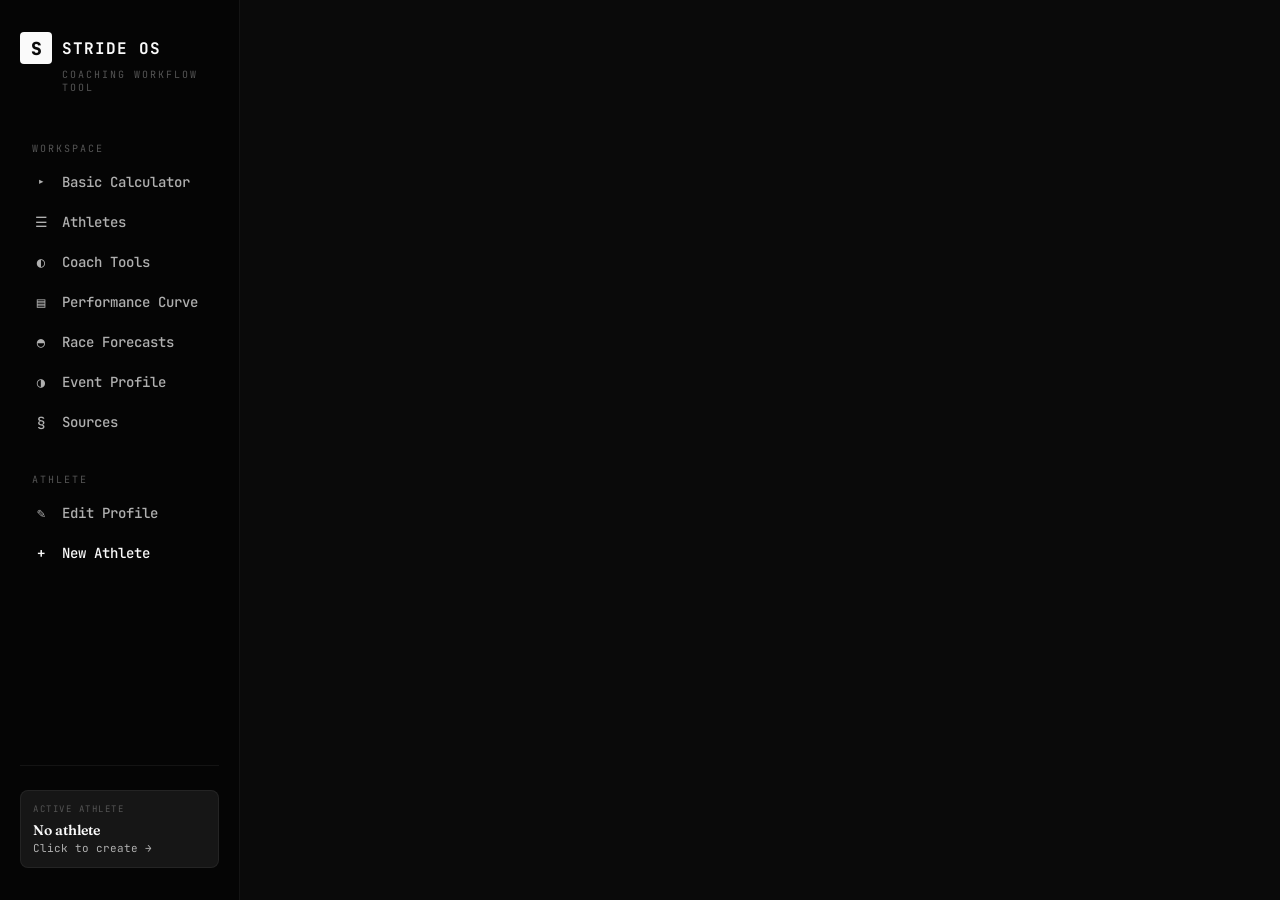
<file: stride-os-4.html>
<!DOCTYPE html>
<html lang="en">
<head>
<meta charset="UTF-8">
<meta name="viewport" content="width=device-width, initial-scale=1.0">
<title>STRIDE OS — Pace Calculator for Running Coaches</title>
<link rel="preconnect" href="https://fonts.googleapis.com">
<link rel="preconnect" href="https://fonts.gstatic.com" crossorigin>
<link href="https://fonts.googleapis.com/css2?family=Fraunces:opsz,wght@9..144,300;9..144,400;9..144,600;9..144,900&family=JetBrains+Mono:wght@300;400;500;700&display=swap" rel="stylesheet">
<style>
:root {
  /* MONOCHROME BASE — used for 95% of the UI */
  --bg: #0a0a0a;
  --bg-el: #161616;
  --bg-card: #1c1c1c;
  --bg-raised: #242424;

  /* Borders graduate from subtle to defined */
  --border: rgba(255,255,255,.06);
  --border-s: rgba(255,255,255,.12);
  --border-h: rgba(255,255,255,.20);

  /* Text hierarchy: pure white at top, fading down */
  --text: #fafafa;
  --text-2: #b0b0b0;
  --text-3: #808080;
  --text-4: #555555;
  --dim: #b0b0b0;
  --faint: #555555;

  /* ACCENT — used only for primary action + active selection */
  --accent: #ff6b35;
  --accent-soft: rgba(255,107,53,.10);
  --accent-line: rgba(255,107,53,.35);

  /* SEMANTIC — used only when meaning is required */
  --green: #4ade80;     /* success / strength / fresh */
  --yellow: #fbbf24;    /* warning / development */
  --red: #ef4444;       /* error / gap / expired */
  --gold: #d4a017;      /* legacy, retained for ceilings only */
}
*,*::before,*::after{margin:0;padding:0;box-sizing:border-box}
html{font-size:16px}
body{background:var(--bg);color:var(--text);font-family:'Fraunces',Georgia,serif;-webkit-font-smoothing:antialiased;min-height:100vh;overflow-x:hidden}

/* LAYOUT */
.app{display:grid;grid-template-columns:15rem 1fr;min-height:100vh}

/* SIDEBAR */
.sidebar{background:#050505;border-right:1px solid var(--border);padding:2rem 1.25rem;position:sticky;top:0;height:100vh;display:flex;flex-direction:column;overflow-y:auto}
.brand{margin-bottom:3rem}
.brand-mark{display:flex;align-items:center;gap:.625rem;margin-bottom:.25rem}
.brand-logo{width:2rem;height:2rem;background:var(--text);border-radius:.25rem;display:flex;align-items:center;justify-content:center;font-weight:900;font-size:1.125rem;color:var(--bg);font-family:'JetBrains Mono',monospace;flex-shrink:0}
.brand-name{font-family:'JetBrains Mono',monospace;font-weight:700;font-size:1rem;letter-spacing:.0625rem}
.brand-tag{font-size:.625rem;letter-spacing:.125rem;color:var(--faint);text-transform:uppercase;font-family:'JetBrains Mono',monospace;margin-left:2.625rem}
.nav-section{margin-bottom:2rem}
.nav-section-label{font-family:'JetBrains Mono',monospace;font-size:.625rem;letter-spacing:.125rem;color:var(--faint);text-transform:uppercase;margin-bottom:.5rem;padding:0 .75rem}
.nav-list{list-style:none}
.nav-btn{display:flex;align-items:center;gap:.75rem;width:100%;padding:.625rem .75rem;border:none;border-radius:.375rem;background:transparent;color:var(--dim);font-family:'JetBrains Mono',monospace;font-size:.875rem;font-weight:500;cursor:pointer;text-align:left;transition:background .15s,color .15s;margin-bottom:.125rem}
.nav-btn:hover{background:var(--bg-el);color:var(--text)}
.nav-btn:focus-visible{outline:2px solid var(--accent);outline-offset:2px}
.nav-btn[aria-current="page"]{background:var(--bg-raised);color:var(--text);border-left:.1875rem solid var(--text);padding-left:.5625rem}
.nav-btn.new{color:var(--text)}
.nav-btn.new:hover{background:var(--accent-soft);color:var(--accent)}
.nav-icon{font-size:.875rem;width:1.125rem;text-align:center}
.sidebar-footer{margin-top:auto;padding-top:1.5rem;border-top:1px solid var(--border)}
.chip{background:var(--bg-el);border:1px solid var(--border);border-radius:.5rem;padding:.75rem;cursor:pointer;transition:border-color .15s}
.chip:hover,.chip:focus-visible{border-color:var(--text);outline:none}
.chip-lbl{font-size:.5625rem;letter-spacing:.09375rem;color:var(--faint);text-transform:uppercase;font-family:'JetBrains Mono',monospace;margin-bottom:.375rem}
.chip-name{font-size:.875rem;font-weight:600}
.chip-meta{font-size:.6875rem;color:var(--dim);font-family:'JetBrains Mono',monospace;margin-top:.125rem}

/* MAIN */
main{padding:2.5rem 3.5rem;max-width:90rem}

/* SCREENS */
.screen{display:none}
.screen.active{display:block;animation:fadeUp .35s ease}
@keyframes fadeUp{from{opacity:0;transform:translateY(.5rem)}to{opacity:1;transform:translateY(0)}}

/* SCREEN HEADER */
.screen-header{display:flex;align-items:flex-end;justify-content:space-between;margin-bottom:2.5rem;padding-bottom:1.5rem;border-bottom:1px solid var(--border);gap:1rem;flex-wrap:wrap}
.eyebrow{font-family:'JetBrains Mono',monospace;font-size:.6875rem;letter-spacing:.1875rem;color:var(--text-3);text-transform:uppercase;margin-bottom:.5rem}
.screen-title{font-family:'Fraunces',serif;font-weight:300;font-size:clamp(2rem,4vw,3.5rem);letter-spacing:-.125rem;line-height:1}
.screen-title em{font-style:italic;color:var(--text);font-weight:400}
.btn-row{display:flex;gap:.75rem;flex-wrap:wrap}

/* BUTTONS */
.btn{background:var(--bg-el);border:1px solid var(--border-s);color:var(--text);padding:.625rem 1.125rem;border-radius:.375rem;cursor:pointer;font-family:'JetBrains Mono',monospace;font-size:.75rem;letter-spacing:.0625rem;text-transform:uppercase;font-weight:500;transition:border-color .15s,color .15s}
.btn:hover{border-color:var(--border-h);background:var(--bg-raised)}
.btn:focus-visible{outline:2px solid var(--text);outline-offset:2px}
.btn-primary{background:var(--accent);border-color:var(--accent);color:#fff}
.btn-primary:hover{background:#ff7e4d;border-color:#ff7e4d;color:#fff}

/* CARDS */
.card{background:var(--bg-card);border:1px solid var(--border);border-radius:.625rem;padding:1.75rem;margin-bottom:1.25rem}
.card-title{font-family:'JetBrains Mono',monospace;font-size:.6875rem;letter-spacing:.125rem;color:var(--faint);text-transform:uppercase;margin-bottom:1.25rem;display:flex;align-items:center;justify-content:space-between}
.card-accent{color:var(--text-3);font-weight:500}

/* GRIDS */
.g2{display:grid;grid-template-columns:1fr 1fr;gap:1.25rem}
.g3{display:grid;grid-template-columns:repeat(3,1fr);gap:1rem}
.g4{display:grid;grid-template-columns:repeat(4,1fr);gap:1rem}

/* HERO */
.hero-stats{display:grid;grid-template-columns:2fr 1fr 1fr 1fr;background:var(--bg-card);border:1px solid var(--border);border-radius:.75rem;overflow:hidden;margin-bottom:1.25rem}
.hero-primary{padding:2.25rem;background:linear-gradient(135deg,rgba(255,255,255,.02) 0%,transparent 60%);border-right:1px solid var(--border)}
.hero-stat{padding:1.75rem 1.5rem;border-right:1px solid var(--border);display:flex;flex-direction:column;justify-content:center}
.hero-stat:last-child{border-right:none}
.hero-name{font-family:'Fraunces',serif;font-size:clamp(1.75rem,3vw,2.625rem);font-weight:400;letter-spacing:-.09375rem;line-height:1;margin-bottom:.5rem}
.hero-meta{font-family:'JetBrains Mono',monospace;font-size:.8125rem;color:var(--dim);margin-bottom:1.5rem}
.tag-row{display:flex;gap:.5rem;flex-wrap:wrap;margin-top:.75rem}
.tag{background:var(--bg-el);border:1px solid var(--border);padding:.375rem .75rem;border-radius:999px;font-family:'JetBrains Mono',monospace;font-size:.6875rem;color:var(--text-2)}
.tag-a{background:var(--bg-raised);border-color:var(--border-h);color:var(--text)}
.tag-g{background:var(--bg-raised);border-color:var(--border-h);color:var(--text-2)}
.stat-lbl{font-family:'JetBrains Mono',monospace;font-size:.625rem;letter-spacing:.125rem;color:var(--faint);text-transform:uppercase;margin-bottom:.75rem}
.stat-val{font-family:'JetBrains Mono',monospace;font-size:clamp(1.5rem,2.5vw,2.375rem);font-weight:400;letter-spacing:-.0625rem;line-height:1}
.stat-note{font-family:'JetBrains Mono',monospace;font-size:.6875rem;color:var(--dim);margin-top:.375rem}

/* SCORE RINGS */
.scores-grid{display:grid;grid-template-columns:repeat(4,1fr);gap:1.5rem;margin-top:1.5rem}
.score-ring{text-align:center}
.ring-wrap{position:relative;width:7.5rem;height:7.5rem;margin:0 auto .75rem}
.ring-svg{width:100%;height:100%;transform:rotate(-90deg)}
.ring-bg{fill:none;stroke:var(--bg-el);stroke-width:8}
.ring-fg{fill:none;stroke:var(--accent);stroke-width:8;stroke-linecap:round;stroke-dasharray:188.5;stroke-dashoffset:calc(188.5 - 188.5 * var(--pct,0) / 100);transition:stroke-dashoffset .8s ease}
.ring-inner{position:absolute;inset:0;display:flex;flex-direction:column;align-items:center;justify-content:center}
.ring-num{font-family:'Fraunces',serif;font-size:1.625rem;font-weight:400;letter-spacing:-.0625rem;line-height:1}
.ring-den{font-family:'JetBrains Mono',monospace;font-size:.625rem;color:var(--faint);margin-top:.125rem}
.ring-lbl{font-family:'JetBrains Mono',monospace;font-size:.6875rem;letter-spacing:.0625rem;color:var(--dim);text-transform:uppercase}

/* FLAGS */
.flags-grid{display:grid;grid-template-columns:repeat(3,1fr);gap:1rem;margin-top:1.25rem}
.flag{border:1px solid var(--border);border-radius:.5rem;padding:1rem;background:var(--bg-el)}
.flag.g{border-left:.1875rem solid var(--green)}.flag.y{border-left:.1875rem solid var(--yellow)}.flag.r{border-left:.1875rem solid var(--red)}
.flag-hd{font-family:'JetBrains Mono',monospace;font-size:.625rem;letter-spacing:.09375rem;margin-bottom:.5rem;text-transform:uppercase}
.flag.g .flag-hd{color:var(--green)}.flag.y .flag-hd{color:var(--yellow)}.flag.r .flag-hd{color:var(--red)}
.flag-txt{font-size:.8125rem;line-height:1.5}

/* DEMANDS */
.dem-row{margin-bottom:1rem}
.dem-hd{display:flex;justify-content:space-between;margin-bottom:.375rem}
.dem-name{font-family:'JetBrains Mono',monospace;font-size:.75rem}
.dem-val{font-family:'JetBrains Mono',monospace;font-size:.75rem;color:var(--text);font-weight:600}
.dem-track{background:var(--bg-el);height:.375rem;border-radius:.1875rem;overflow:hidden}
.dem-fill{height:100%;background:linear-gradient(90deg,var(--text-3),var(--text));border-radius:.1875rem}

/* MODEL ROWS */
.model-row{display:grid;grid-template-columns:1fr 6.25rem 5rem;align-items:center;padding:.875rem 0;border-bottom:1px solid var(--border);gap:.75rem}
.model-row:last-child{border-bottom:none}
.model-name{font-family:'Fraunces',serif;font-size:1rem}
.model-desc{font-size:.6875rem;color:var(--dim);font-family:'JetBrains Mono',monospace;margin-top:.125rem}
.wt-bar{height:.25rem;background:var(--bg-el);border-radius:.125rem;overflow:hidden}
.wt-fill{height:100%;background:var(--text)}
.wt-lbl{font-family:'JetBrains Mono',monospace;font-size:.6875rem;text-align:right;color:var(--text-3)}
.wt-lbl.h{color:var(--text);font-weight:600}

/* TABS */
[role="tablist"]{display:flex;gap:.25rem;border-bottom:1px solid var(--border);margin-bottom:1.5rem}
[role="tab"]{background:none;border:none;border-bottom:2px solid transparent;color:var(--dim);padding:.75rem 1.25rem;cursor:pointer;font-family:'JetBrains Mono',monospace;font-size:.75rem;letter-spacing:.0625rem;text-transform:uppercase;transition:color .15s;margin-bottom:-1px}
[role="tab"]:hover{color:var(--text)}
[role="tab"]:focus-visible{outline:2px solid var(--text);outline-offset:2px}
[role="tab"][aria-selected="true"]{color:var(--text);border-bottom-color:var(--text)}
[role="tabpanel"]{display:none}
[role="tabpanel"].active{display:block}

/* PACE ROWS */
.pace-row{display:grid;grid-template-columns:12.5rem 1fr 8.75rem 7.5rem;gap:1.25rem;padding:1.125rem 0;align-items:center;border-bottom:1px solid var(--border)}
.pace-row:last-child{border-bottom:none}
.pz-name{font-family:'Fraunces',serif;font-size:1.1875rem;font-weight:400;margin-bottom:.125rem}
.pz-tag{font-family:'JetBrains Mono',monospace;font-size:.625rem;letter-spacing:.0625rem;color:var(--text-3);text-transform:uppercase}
.p-desc{font-size:.8125rem;color:var(--dim);line-height:1.5}
.p-tgt{font-family:'JetBrains Mono',monospace;font-size:1.375rem;font-weight:500;color:var(--text);text-align:right}
.p-rng{font-family:'JetBrains Mono',monospace;font-size:.6875rem;color:var(--dim);text-align:right;margin-top:.25rem}
.p-eff{font-family:'JetBrains Mono',monospace;font-size:.6875rem;color:var(--dim);text-align:right}
.rpe{display:inline-block;background:var(--bg-el);padding:.1875rem .5rem;border-radius:.25rem;margin-top:.25rem}

/* PREDICTIONS */
.pred-grid{display:grid;grid-template-columns:repeat(3,1fr);gap:1rem;margin-bottom:1.25rem}
.pred-card{background:var(--bg-card);border:1px solid var(--border);border-top:2px solid var(--border-h);border-radius:.625rem;padding:1.5rem}
.pred-event{font-family:'JetBrains Mono',monospace;font-size:.6875rem;letter-spacing:.125rem;color:var(--faint);text-transform:uppercase;margin-bottom:.5rem}
.pred-time{font-family:'JetBrains Mono',monospace;font-size:3rem;font-weight:400;letter-spacing:-.125rem;line-height:1;margin-bottom:.375rem}
.pred-pace{font-family:'JetBrains Mono',monospace;font-size:.75rem;color:var(--dim);margin-bottom:1rem}
.conf-row{display:flex;align-items:center;gap:.5rem;margin-bottom:.5rem}
.conf-lbl{font-family:'JetBrains Mono',monospace;font-size:.625rem;color:var(--faint);text-transform:uppercase;white-space:nowrap}
.conf-track{flex:1;height:.25rem;background:var(--bg-el);border-radius:.125rem;overflow:hidden}
.conf-fill{height:100%;border-radius:.125rem}
.conf-fill.hi{background:var(--green)}.conf-fill.md{background:var(--yellow)}.conf-fill.lo{background:var(--red)}
.conf-pct{font-family:'JetBrains Mono',monospace;font-size:.6875rem;font-weight:600}
.conf-pct.hi{color:var(--green)}.conf-pct.md{color:var(--yellow)}.conf-pct.lo{color:var(--red)}
.pred-model{font-family:'JetBrains Mono',monospace;font-size:.625rem;color:var(--faint);margin-top:.75rem;padding-top:.75rem;border-top:1px solid var(--border)}

/* TIMELINE */
.tl-row{display:grid;grid-template-columns:7.5rem 1fr 8.75rem 7.5rem;align-items:center;padding:1.25rem 0;border-bottom:1px solid var(--border);gap:1.5rem}
.tl-row:last-child{border-bottom:none}
.tl-period{font-family:'JetBrains Mono',monospace;font-size:.6875rem;letter-spacing:.09375rem;color:var(--text-3);text-transform:uppercase}
.tl-date{font-size:.6875rem;color:var(--text-3);margin-top:.125rem}
.tl-bar{background:var(--bg-el);height:.25rem;border-radius:.125rem;position:relative}
.tl-prog{position:absolute;height:100%;background:var(--text);border-radius:.125rem}
.tl-dot{position:absolute;top:-.25rem;width:.75rem;height:.75rem;background:var(--text);border-radius:50%;border:.125rem solid var(--bg-card);transform:translateX(-50%)}
.tl-time{font-family:'JetBrains Mono',monospace;font-size:1.25rem;font-weight:500;text-align:right}
.tl-imp{font-family:'JetBrains Mono',monospace;font-size:.75rem;text-align:right;color:var(--green)}

/* INFO/WARN */
.info-box{background:var(--bg-el);border:1px solid var(--border);border-left:3px solid var(--border-h);border-radius:.375rem;padding:1rem 1.25rem;font-size:.8125rem;line-height:1.6;margin-bottom:1.25rem;color:var(--text-2)}
.warn-box{background:rgba(251,191,36,.07);border:1px solid rgba(251,191,36,.25);border-radius:.5rem;padding:1rem 1.25rem;display:flex;gap:.75rem;margin-top:1.25rem;font-size:.8125rem;line-height:1.6}
.warn-icon{color:var(--yellow);flex-shrink:0;margin-top:.125rem}

/* FORM */
.form-card{background:var(--bg-card);border:1px solid var(--border);border-radius:.75rem;padding:2.25rem;max-width:56.25rem;margin:0 auto 1.25rem}
fieldset{border:none;margin:0;padding:0}
.fs-eye{font-family:'JetBrains Mono',monospace;font-size:.625rem;letter-spacing:.125rem;color:var(--text-3);text-transform:uppercase;margin-bottom:.25rem;margin-top:1.5rem;display:block}
.fs-eye:first-of-type{margin-top:0}
legend{font-family:'Fraunces',serif;font-size:1.5rem;font-weight:400;margin-bottom:1.25rem;float:left;width:100%}
.form-grid{display:grid;grid-template-columns:repeat(3,1fr);gap:1rem;margin-bottom:1.5rem;clear:both}
.form-group{display:flex;flex-direction:column}
label{font-family:'JetBrains Mono',monospace;font-size:.625rem;letter-spacing:.09375rem;color:var(--faint);text-transform:uppercase;margin-bottom:.375rem}
.req{color:var(--text-2);font-weight:400}
input,select{background:var(--bg-el);border:1px solid var(--border);border-radius:.375rem;padding:.75rem .875rem;color:var(--text);font-size:.875rem;font-family:inherit;transition:border-color .15s;width:100%}
input:focus,select:focus{outline:none;border-color:var(--text);background:var(--bg-card)}
input.err,select.err{border-color:var(--red)}
.f-err{font-family:'JetBrains Mono',monospace;font-size:.6875rem;color:var(--red);margin-top:.25rem;display:none}
.f-err.on{display:block}
.events-grid{display:grid;grid-template-columns:repeat(4,1fr);gap:.75rem;clear:both}
.ev-label{display:flex;align-items:center;gap:.625rem;padding:.625rem .75rem;background:var(--bg-el);border:1px solid var(--border);border-radius:.375rem;cursor:pointer;font-family:'JetBrains Mono',monospace;font-size:.8125rem;color:var(--text);text-transform:none;letter-spacing:0;transition:all .15s}
.ev-label:hover{border-color:var(--border-h);background:var(--bg-raised)}
.ev-label:has(input:checked){background:var(--accent-soft);border-color:var(--accent);color:var(--text)}
.ev-label input[type="checkbox"]{width:1rem;height:1rem;padding:0;cursor:pointer;accent-color:var(--accent);flex-shrink:0}

/* EMPTY STATE */
.empty-state{background:var(--bg-card);border:1px solid var(--border);border-radius:.75rem;padding:3.75rem 2.5rem;text-align:center;margin-top:1.25rem}
.empty-icon{font-size:3rem;margin-bottom:1rem;color:var(--text-3)}
.empty-title{font-family:'Fraunces',serif;font-size:1.75rem;font-weight:300;letter-spacing:-.0625rem;margin-bottom:.75rem}
.empty-sub{font-family:'JetBrains Mono',monospace;font-size:.8125rem;color:var(--dim);margin-bottom:1.5rem;line-height:1.6}

/* TOAST */
#toast{position:fixed;bottom:1.5rem;right:1.5rem;background:var(--green);color:#000;font-family:'JetBrains Mono',monospace;font-size:.8125rem;font-weight:600;padding:.875rem 1.25rem;border-radius:.5rem;opacity:0;pointer-events:none;transform:translateY(.5rem);transition:opacity .3s,transform .3s;z-index:9999}
#toast.show{opacity:1;transform:translateY(0)}

/* RESPONSIVE — TABLET (1100px and below) */
@media(max-width:68.75rem){
  .app{grid-template-columns:1fr}
  .sidebar{height:auto;position:relative;border-right:none;border-bottom:1px solid var(--border);padding:1.25rem;flex-direction:row;flex-wrap:wrap;gap:1rem;align-items:center}
  .brand,.nav-section{margin-bottom:0}
  .sidebar-footer{margin-top:0;padding-top:0;border-top:none}
  main{padding:2rem 1.25rem}
  .hero-stats{grid-template-columns:1fr}
  .hero-primary,.hero-stat{border-right:none;border-bottom:1px solid var(--border)}
  .hero-stat:last-child{border-bottom:none}
  .scores-grid{grid-template-columns:repeat(2,1fr)}
  .pred-grid,.g2,.g3,.g4,.form-grid{grid-template-columns:1fr}
  .events-grid{grid-template-columns:repeat(2,1fr)}
  .pace-row,.tl-row{grid-template-columns:1fr;gap:.5rem}
}

/* RESPONSIVE — PHONE (640px and below) */
@media(max-width:40rem){
  /* Reduce padding everywhere */
  main{padding:1rem .75rem}
  .card{padding:1rem .875rem;border-radius:.625rem;margin-bottom:.75rem}

  /* Sidebar becomes top bar */
  .sidebar{padding:.75rem 1rem;gap:.5rem}
  .brand{flex:1;min-width:auto}
  .brand-text-block{display:none}
  .nav-section{display:none}
  .sidebar-footer{display:none}

  /* Hamburger toggle for nav */
  .mobile-nav-toggle{display:flex !important}

  /* Screen headers */
  .screen-header{flex-direction:column;align-items:flex-start;gap:.75rem;margin-bottom:1.25rem}
  .screen-title{font-size:1.5rem;line-height:1.15}
  .eyebrow{font-size:.5625rem}

  /* Hero / display blocks */
  .hero-primary{padding:1.25rem 1rem}
  .hero-stat{padding:.875rem 1rem}
  .hero-time{font-size:2.5rem}
  .hero-label{font-size:.5625rem}

  /* Form fields */
  .field input,.field select,.field textarea{font-size:1rem;padding:.625rem .75rem}
  .field label{font-size:.625rem}

  /* Buttons */
  button,.btn,.preset-btn,.guardrail-btn{min-height:2.5rem;padding:.625rem .875rem;font-size:.75rem}

  /* Tables — make all tables horizontally scrollable on mobile */
  table{font-size:.75rem}
  th{padding:.5rem .5rem !important;font-size:.5625rem !important}
  td{padding:.625rem .5rem !important}

  /* Sticky first column on mobile tables */
  .mobile-scroll-table{overflow-x:auto;-webkit-overflow-scrolling:touch}
  .mobile-scroll-table table{min-width:32rem}
  .mobile-scroll-table th:first-child,
  .mobile-scroll-table td:first-child{
    position:sticky;left:0;z-index:1;
    box-shadow:.25rem 0 .5rem -.25rem rgba(0,0,0,.4);
  }

  /* Coach Split Table specifically */
  #daniels-table-wrap table{min-width:36rem !important}
  #daniels-table-wrap th{padding:.5rem .375rem !important;font-size:.5rem !important;letter-spacing:.0625rem !important}
  #daniels-table-wrap td{padding:.625rem .375rem !important;font-size:.6875rem !important}

  /* Predictive Race Times table */
  #predictive-race-times-wrap table{min-width:38rem !important}
  #predictive-race-times-wrap th{padding:.5rem .375rem !important;font-size:.5rem !important}
  #predictive-race-times-wrap td{padding:.625rem .375rem !important;font-size:.6875rem !important}

  /* Info icons — bigger and tappable on mobile */
  .zone-info,[title]{
    width:1.375rem !important;height:1.375rem !important;
    font-size:.6875rem !important;
    cursor:pointer;
  }

  /* Collapsible details */
  details summary{padding:.875rem 1rem !important;font-size:.625rem !important}

  /* Typography downsize */
  h1{font-size:1.5rem;line-height:1.15}
  h2{font-size:1.25rem}
  h3{font-size:1.125rem}

  /* Card titles */
  .card-title{font-size:.625rem !important;letter-spacing:.0625rem !important;flex-wrap:wrap;gap:.375rem !important}
  .card-accent{font-size:.5rem !important}

  /* Grids collapse fully */
  .scores-grid,.events-grid{grid-template-columns:1fr !important}

  /* Slider */
  input[type=range]{height:1.75rem}

  /* Roster cards */
  .roster-card{padding:1rem}

  /* Calculator workout target */
  [class*="workout-target"]{font-size:1.75rem}

  /* Calculator hero block — reduce padding on mobile */
  main > section#paces > div:first-of-type,
  main > section#paces > div[style*="border-radius:1rem"]{
    padding:1.5rem 1rem !important;
  }

  /* Larger tap targets for all clickable elements */
  a,button{min-height:2.5rem}

  /* Free-tier widget */
  .ft-display{padding:1.25rem 1rem}
}

/* MOBILE NAV TOGGLE (hidden on desktop) */
.mobile-nav-toggle{
  display:none;
  background:var(--bg-el);border:1px solid var(--border-s);
  color:var(--text-2);padding:.5rem .75rem;border-radius:.375rem;
  font-family:'JetBrains Mono',monospace;font-size:.6875rem;
  cursor:pointer;align-items:center;gap:.375rem;
  min-height:2.5rem;
}

/* MOBILE NAV DRAWER */
.mobile-nav-drawer{
  display:none;position:fixed;top:0;left:-100%;
  width:80%;max-width:18rem;height:100vh;
  background:var(--bg-el);border-right:1px solid var(--border);
  padding:1.5rem 1.25rem;z-index:1000;
  transition:left .25s ease-out;
  overflow-y:auto;
}
.mobile-nav-drawer.open{left:0}
.mobile-nav-drawer .nav-section{display:block !important;margin-bottom:1.5rem}
.mobile-nav-drawer .nav-btn{width:100%;min-height:2.75rem;padding:.75rem 1rem}

.mobile-nav-backdrop{
  display:none;position:fixed;inset:0;
  background:rgba(0,0,0,.5);z-index:999;
}
.mobile-nav-backdrop.show{display:block}

@media(max-width:40rem){
  .mobile-nav-drawer{display:block}
}

/* TOOLTIP MODAL (mobile tap-to-show) */
.tooltip-modal-backdrop{
  display:none;position:fixed;inset:0;
  background:rgba(0,0,0,.7);z-index:10000;
  align-items:center;justify-content:center;padding:1.5rem;
}
.tooltip-modal-backdrop.show{display:flex}
.tooltip-modal{
  background:var(--bg-card);border:1px solid var(--border-s);border-radius:.75rem;
  padding:1.5rem;max-width:24rem;width:100%;
  max-height:80vh;overflow-y:auto;
}
.tooltip-modal-title{
  font-family:'Fraunces',serif;font-size:1.125rem;color:var(--text);
  margin-bottom:.75rem;
}
.tooltip-modal-body{
  font-size:.875rem;color:var(--text-2);line-height:1.6;
}
.tooltip-modal-close{
  margin-top:1rem;background:var(--bg-el);border:1px solid var(--border-s);
  color:var(--text-2);padding:.625rem 1rem;border-radius:.375rem;
  font-family:'JetBrains Mono',monospace;font-size:.75rem;
  cursor:pointer;width:100%;
}

.hidden { display: none; }
</style>
</head>
<body>
<div id="toast" role="status" aria-live="polite"></div>

<!-- MOBILE NAV BACKDROP + DRAWER -->
<div class="mobile-nav-backdrop" onclick="closeMobileNav()"></div>
<div class="mobile-nav-drawer" id="mobileNavDrawer">
  <div style="display:flex;justify-content:space-between;align-items:center;margin-bottom:1.5rem">
    <div style="display:flex;align-items:center;gap:.5rem">
      <div class="brand-logo" style="width:1.75rem;height:1.75rem;font-size:.875rem">S</div>
      <span style="font-family:'JetBrains Mono',monospace;font-size:.75rem;font-weight:600;letter-spacing:.125rem">STRIDE OS</span>
    </div>
    <button onclick="closeMobileNav()" style="background:none;border:none;color:var(--text-3);font-size:1.5rem;cursor:pointer;padding:.25rem .5rem">×</button>
  </div>
  <nav>
    <div class="nav-section">
      <p class="nav-section-label">Workspace</p>
      <ul class="nav-list" role="list">
        <li><button class="nav-btn" onclick="goTo('paces',this);closeMobileNav()"><span class="nav-icon">▸</span>Basic Calculator</button></li>
        <li><button class="nav-btn" onclick="goTo('roster',this);closeMobileNav()"><span class="nav-icon">☰</span>Athletes</button></li>
        <li><button class="nav-btn" onclick="goTo('overview',this);closeMobileNav()"><span class="nav-icon">◐</span>Coach Tools</button></li>
        <li><button class="nav-btn" onclick="goTo('multievent',this);closeMobileNav()"><span class="nav-icon">▤</span>Performance Curve</button></li>
        <li><button class="nav-btn" onclick="goTo('predict',this);closeMobileNav()"><span class="nav-icon">◓</span>Race Forecasts</button></li>
        <li><button class="nav-btn" onclick="goTo('profile',this);closeMobileNav()"><span class="nav-icon">◑</span>Event Profile</button></li>
        <li><button class="nav-btn" onclick="goTo('methodology',this);closeMobileNav()"><span class="nav-icon">§</span>Sources</button></li>
      </ul>
    </div>
    <div class="nav-section">
      <p class="nav-section-label">Athlete</p>
      <ul class="nav-list" role="list">
        <li><button class="nav-btn" onclick="goTo('edit',this);closeMobileNav()"><span class="nav-icon">✎</span>Edit Profile</button></li>
        <li><button class="nav-btn new" onclick="startNewAthlete();closeMobileNav()"><span class="nav-icon">+</span>New Athlete</button></li>
      </ul>
    </div>
  </nav>
</div>

<!-- TOOLTIP MODAL (mobile tap-to-show) -->
<div class="tooltip-modal-backdrop" id="tooltipModalBackdrop" onclick="closeTooltipModal(event)">
  <div class="tooltip-modal" onclick="event.stopPropagation()">
    <div class="tooltip-modal-title" id="tooltipModalTitle"></div>
    <div class="tooltip-modal-body" id="tooltipModalBody"></div>
    <button class="tooltip-modal-close" onclick="closeTooltipModal()">Close</button>
  </div>
</div>

<div class="app">
  <aside class="sidebar" aria-label="Main navigation">
    <button class="mobile-nav-toggle" onclick="openMobileNav()" aria-label="Open navigation">
      <span style="font-size:1rem">☰</span><span>Menu</span>
    </button>
    <div class="brand">
      <div class="brand-mark">
        <div class="brand-logo" aria-hidden="true">S</div>
        <span class="brand-name">STRIDE OS</span>
      </div>
      <div class="brand-tag brand-text-block">Coaching Workflow Tool</div>
    </div>

    <nav>
      <div class="nav-section">
        <p class="nav-section-label" id="lbl-ws">Workspace</p>
        <ul class="nav-list" aria-labelledby="lbl-ws" role="list">
          <li><button class="nav-btn" data-s="paces"    onclick="goTo('paces',this)"><span class="nav-icon" aria-hidden="true">▸</span>Basic Calculator</button></li>
          <li><button class="nav-btn" data-s="roster"   onclick="goTo('roster',this)"><span class="nav-icon" aria-hidden="true">☰</span>Athletes</button></li>
          <li><button class="nav-btn" data-s="overview" onclick="goTo('overview',this)"><span class="nav-icon" aria-hidden="true">◐</span>Coach Tools</button></li>
          <li><button class="nav-btn" data-s="multievent" onclick="goTo('multievent',this)"><span class="nav-icon" aria-hidden="true">▤</span>Performance Curve</button></li>
          <li><button class="nav-btn" data-s="predict"  onclick="goTo('predict',this)"><span class="nav-icon" aria-hidden="true">◓</span>Race Forecasts</button></li>
          <li><button class="nav-btn" data-s="profile"  onclick="goTo('profile',this)"><span class="nav-icon" aria-hidden="true">◑</span>Event Profile</button></li>
          <li><button class="nav-btn" data-s="methodology" onclick="goTo('methodology',this)"><span class="nav-icon" aria-hidden="true">§</span>Sources</button></li>
        </ul>
      </div>
      <div class="nav-section">
        <p class="nav-section-label" id="lbl-ath">Athlete</p>
        <ul class="nav-list" aria-labelledby="lbl-ath" role="list">
          <li><button class="nav-btn" data-s="edit" onclick="goTo('edit',this)"><span class="nav-icon" aria-hidden="true">✎</span>Edit Profile</button></li>
          <li><button class="nav-btn new" onclick="startNewAthlete()"><span class="nav-icon" aria-hidden="true">+</span>New Athlete</button></li>
        </ul>
      </div>
    </nav>

    <div class="sidebar-footer">
      <div class="chip" tabindex="0" role="button" aria-label="Active athlete — click to edit"
           onclick="goTo('edit',null)" onkeydown="if(event.key==='Enter'||event.key===' ')goTo('edit',null)">
        <div class="chip-lbl">Active Athlete</div>
        <div class="chip-name" id="chipName">No athlete</div>
        <div class="chip-meta" id="chipMeta">Click to create →</div>
      </div>
    </div>
  </aside>

  <main id="mainContent" tabindex="-1">

    <!-- ROSTER -->
    <section id="roster" class="screen" aria-labelledby="ro-h">
      <header class="screen-header">
        <div><p class="eyebrow">Coach Workspace</p><h1 class="screen-title" id="ro-h">Athlete <em>Roster</em></h1></div>
        <div class="btn-row">
          <button class="btn btn-primary" onclick="startNewAthlete()">+ New Athlete</button>
        </div>
      </header>
      <div id="ro-body"></div>
    </section>

    <!-- MULTI-EVENT ANALYSIS -->
    <section id="multievent" class="screen" aria-labelledby="me-h">
      <header class="screen-header">
        <div><p class="eyebrow">Strengths · Gaps · Event Fit</p><h1 class="screen-title" id="me-h">Performance <em>Curve</em></h1></div>
      </header>
      <div id="me-body"></div>
    </section>

    <!-- OVERVIEW -->
    <section id="overview" class="screen" aria-labelledby="ov-h">
      <header class="screen-header">
        <div><p class="eyebrow">Athlete Dashboard</p><h1 class="screen-title" id="ov-h">Coach <em>Tools</em></h1></div>
        <div class="btn-row">
          <button class="btn" onclick="goTo('edit',null)">Edit Athlete</button>
          <button class="btn btn-primary" onclick="goTo('predict',null)">View Predictions →</button>
        </div>
      </header>
      <div id="ov-body"></div>
    </section>

    <!-- EVENT PROFILE -->
    <section id="profile" class="screen" aria-labelledby="pr-h">
      <header class="screen-header">
        <div><p class="eyebrow">Classification</p><h1 class="screen-title" id="pr-h">Event <em>Profile</em></h1></div>
        <div class="btn-row"><button class="btn btn-primary" onclick="renderProfile()">Recalculate</button></div>
      </header>
      <div id="pr-body"></div>
    </section>

    <!-- PACE CALCULATOR -->
    <section id="paces" class="screen" aria-labelledby="pc-h">
      <header class="screen-header">
        <div><p class="eyebrow">STRIDE Pace Engine</p><h1 class="screen-title" id="pc-h">STRIDE Pace <em>Calculator</em></h1></div>
        <div class="btn-row"><button class="btn btn-primary" onclick="calcPaces()">Recalculate</button></div>
      </header>
      <div id="pc-body"></div>
    </section>

    <!-- PREDICTIONS -->
    <section id="predict" class="screen" aria-labelledby="pd-h">
      <header class="screen-header">
        <div><p class="eyebrow">95% Confidence Intervals</p><h1 class="screen-title" id="pd-h">Race <em>Forecasts</em></h1></div>
      </header>
      <div id="pd-body"></div>
    </section>

    <!-- METHODOLOGY -->
    <section id="methodology" class="screen" aria-labelledby="mt-h">
      <header class="screen-header">
        <div><p class="eyebrow">Peer-Reviewed Foundations</p><h1 class="screen-title" id="mt-h">Sources &amp; <em>Literature</em></h1></div>
      </header>
      <div id="mt-body"></div>
    </section>

    <!-- EDIT -->
    <section id="edit" class="screen" aria-labelledby="ed-h">
      <header class="screen-header">
        <div><p class="eyebrow">Profile Builder</p><h1 class="screen-title" id="ed-h">Athlete <em>Profile</em></h1></div>
        <div class="btn-row">
          <button class="btn" onclick="goTo('overview',null)">Cancel</button>
          <button class="btn btn-primary" onclick="saveAthlete()">Save &amp; Recalculate</button>
        </div>
      </header>

      <form id="aForm" class="form-card" novalidate onsubmit="return false;">
        <span class="fs-eye">Section 01 · Identity</span>
        <fieldset>
          <legend>Who is the athlete?</legend>
          <div class="form-grid">
            <div class="form-group">
              <label for="fName">Name <span class="req" aria-label="required">*</span></label>
              <input id="fName" type="text" autocomplete="name" placeholder="e.g. Jordan Lee">
              <span class="f-err" id="fName-e">Name is required.</span>
            </div>
            <div class="form-group">
              <label for="fAge">Age</label>
              <input id="fAge" type="number" min="10" max="100" placeholder="e.g. 16">
            </div>
            <div class="form-group">
              <label for="fSex">Sex</label>
              <select id="fSex">
                <option value="">— Select —</option>
                <option value="F">Female</option>
                <option value="M">Male</option>
                <option value="X">Other</option>
              </select>
            </div>
          </div>
        </fieldset>

        <span class="fs-eye">Section 02 · Training</span>
        <fieldset>
          <legend>Training background</legend>
          <div class="form-grid">
            <div class="form-group">
              <label for="fTAge">Training Age (years)</label>
              <input id="fTAge" type="number" min="0" max="30" step="0.5" placeholder="e.g. 2">
            </div>
            <div class="form-group">
              <label for="fMiles">Weekly Mileage</label>
              <input id="fMiles" type="number" min="0" max="200" placeholder="e.g. 25">
            </div>
            <div class="form-group">
              <label for="fGrade">Grade / Year</label>
              <select id="fGrade">
                <option value="">— Select —</option>
                <option>Grade 7</option><option>Grade 8</option><option>Grade 9</option>
                <option>Grade 10</option><option>Grade 11</option><option>Grade 12</option>
                <option>College</option><option>Post-Collegiate</option>
              </select>
            </div>
          </div>
        </fieldset>

        <span class="fs-eye">Section 03 · Events</span>
        <fieldset>
          <legend>Race events</legend>
          <div class="form-grid">
            <div class="form-group">
              <label for="fPrimary">Primary Event <span class="req" aria-label="required">*</span></label>
              <select id="fPrimary">
                <option value="">— Select —</option>
                <option>100m</option><option>200m</option><option>400m</option>
                <option>800m</option>
                <option>1600m</option><option>Mile</option>
                <option>3200m</option><option>2 Mile</option>
                <option>5K</option><option>10K</option>
              </select>
              <span class="f-err" id="fPrimary-e">Primary event is required.</span>
            </div>
          </div>
          <p style="font-family:'JetBrains Mono',monospace;font-size:.75rem;color:var(--dim);margin-bottom:.75rem;clear:both">Secondary events competed in</p>
          <div class="events-grid">
            <label class="ev-label"><input type="checkbox" class="sec" value="100m"> 100m</label>
            <label class="ev-label"><input type="checkbox" class="sec" value="200m"> 200m</label>
            <label class="ev-label"><input type="checkbox" class="sec" value="400m"> 400m</label>
            <label class="ev-label"><input type="checkbox" class="sec" value="800m"> 800m</label>
            <label class="ev-label"><input type="checkbox" class="sec" value="1600m"> 1600m</label>
            <label class="ev-label"><input type="checkbox" class="sec" value="Mile"> Mile</label>
            <label class="ev-label"><input type="checkbox" class="sec" value="3200m"> 3200m</label>
            <label class="ev-label"><input type="checkbox" class="sec" value="2 Mile"> 2 Mile</label>
            <label class="ev-label"><input type="checkbox" class="sec" value="5K"> 5K</label>
            <label class="ev-label"><input type="checkbox" class="sec" value="10K"> 10K</label>
          </div>
        </fieldset>

        <span class="fs-eye" style="margin-top:1.5rem">Section 04 · Primary Race Result</span>
        <fieldset>
          <legend>Source performance <span class="req" aria-label="required">*</span></legend>
          <div class="form-grid">
            <div class="form-group">
              <label for="fRDist">Distance <span class="req" aria-label="required">*</span></label>
              <select id="fRDist">
                <option value="">— Select —</option>
                <option>100m</option><option>200m</option><option>400m</option>
                <option>800m</option>
                <option>1600m</option><option>Mile</option>
                <option>3200m</option><option>2 Mile</option>
                <option>5K</option><option>10K</option>
              </select>
              <span class="f-err" id="fRDist-e">Distance is required.</span>
            </div>
            <div class="form-group">
              <label for="fRTime">Time <span class="req" aria-label="required">*</span></label>
              <input id="fRTime" type="text" placeholder="e.g. 2:18.4 or 20:45">
              <span class="f-err" id="fRTime-e">Enter a valid time (e.g. 2:18.4).</span>
            </div>
            <div class="form-group">
              <label for="fRDate">Date</label>
              <input id="fRDate" type="date">
            </div>
            <div class="form-group">
              <label for="fRLocation">Race Location <span style="color:var(--text-3);font-weight:400">(optional)</span></label>
              <input id="fRLocation" type="text" placeholder="e.g. San Antonio, TX 78216 or 78216">
              <span style="font-family:'JetBrains Mono',monospace;font-size:.625rem;color:var(--text-4);margin-top:.25rem;display:block;line-height:1.4">Accepts City, State or ZIP for precise weather pinpointing. ZIP gets the most accurate readings.</span>
            </div>
            <div class="form-group">
              <label for="fRStartTime">Race Start Time <span style="color:var(--text-3);font-weight:400">(optional)</span></label>
              <input id="fRStartTime" type="text" placeholder="e.g. 09:00 or 7pm">
              <span style="font-family:'JetBrains Mono',monospace;font-size:.625rem;color:var(--text-4);margin-top:.25rem;display:block;line-height:1.4">Enables hour-specific weather. Leave blank for daily summary.</span>
            </div>
          </div>
        </fieldset>

        <span class="fs-eye" style="margin-top:1.5rem">Section 05 · Additional PRs (Optional)</span>
        <fieldset>
          <legend>Other event times</legend>
          <p style="font-family:'JetBrains Mono',monospace;font-size:.6875rem;color:var(--dim);line-height:1.6;margin-bottom:1rem;clear:both">
            Logging multiple race times reveals where the athlete is strong, weak, or balanced. This powers the <strong style="color:var(--accent)">Multi-Event Analysis</strong> tab. Leave blank if no recent result for that distance.
          </p>
          <div class="form-grid" id="addPRGrid">
            <div class="form-group">
              <label for="fPR100">100m time</label>
              <input id="fPR100" type="text" placeholder="e.g. 12.4">
            </div>
            <div class="form-group">
              <label for="fPR200">200m time</label>
              <input id="fPR200" type="text" placeholder="e.g. 26.8">
            </div>
            <div class="form-group">
              <label for="fPR400">400m time</label>
              <input id="fPR400" type="text" placeholder="e.g. 61.2">
            </div>
            <div class="form-group">
              <label for="fPR800">800m time</label>
              <input id="fPR800" type="text" placeholder="e.g. 2:18.4">
            </div>
            <div class="form-group">
              <label for="fPR1600">1600m time</label>
              <input id="fPR1600" type="text" placeholder="e.g. 5:12">
            </div>
            <div class="form-group">
              <label for="fPRMile">1 mile time</label>
              <input id="fPRMile" type="text" placeholder="e.g. 5:15">
            </div>
            <div class="form-group">
              <label for="fPR3200">3200m time</label>
              <input id="fPR3200" type="text" placeholder="e.g. 11:30">
            </div>
            <div class="form-group">
              <label for="fPR2Mile">2 mile time</label>
              <input id="fPR2Mile" type="text" placeholder="e.g. 11:36">
            </div>
            <div class="form-group">
              <label for="fPR5K">5K time</label>
              <input id="fPR5K" type="text" placeholder="e.g. 20:00">
            </div>
            <div class="form-group">
              <label for="fPR10K">10K time</label>
              <input id="fPR10K" type="text" placeholder="e.g. 42:00">
            </div>
          </div>
        </fieldset>
      </form>
    </section>

  </main>
</div>

<script>
'use strict';

// ── STORAGE (v5: roster + workouts + coach branding) ──
const KEY = 'strideOS_v5';

// Escape strings before injecting into HTML (XSS prevention)
const esc = s => s == null ? '' : String(s)
  .replace(/&/g,'&amp;').replace(/</g,'&lt;').replace(/>/g,'&gt;')
  .replace(/"/g,'&quot;').replace(/'/g,'&#39;');

// Storage layer with in-memory fallback
let _mem = null;
function saveDB(d){ try{ localStorage.setItem(KEY,JSON.stringify(d)); }catch(e){ _mem=d; } }
function loadDB(){
  try{
    const s=localStorage.getItem(KEY);
    if(s) return JSON.parse(s);
  }catch(e){ return _mem; }
  return _mem;
}
function clearDB(){ try{ localStorage.removeItem(KEY); }catch(e){} _mem=null; }

// Purge old storage versions
(function purgeOldKeys(){
  const old=['stride_os_athlete','stride_os_version','strideOS_athlete_v2','strideOS_athlete_v3','strideOS_v4'];
  try{ old.forEach(k=>localStorage.removeItem(k)); }catch(e){}
})();

// ── DATABASE SCHEMA ──
// {
//   coach: { name, team, color },
//   athletes: [ { id, name, ... } ],
//   workouts: [ { id, athleteId, date, name, sets, ... } ],
//   activeAthleteId: 'xxx',
// }

function newDB(){
  return { coach: { name:'', team:'', color:'#ff4500' }, athletes:[], workouts:[], activeAthleteId:null };
}

let DB = loadDB() || newDB();

// Ensure schema exists if loading older state
DB.coach    = DB.coach    || { name:'', team:'', color:'#ff4500' };
DB.athletes = DB.athletes || [];
DB.workouts = DB.workouts || [];

// Migrate from v4 single-athlete if present
(function migrate(){
  if(DB.athletes.length === 0 && DB.name){
    // Old v4 format directly stored athlete fields at root
    const legacy = { ...DB, id: uid() };
    delete legacy.coach; delete legacy.athletes; delete legacy.workouts; delete legacy.activeAthleteId;
    DB = newDB();
    DB.athletes.push(legacy);
    DB.activeAthleteId = legacy.id;
    saveDB(DB);
  }
})();

function uid(){ return 'a' + Date.now().toString(36) + Math.random().toString(36).slice(2,7); }

// Current active athlete pointer (for back-compat with existing code)
let A = null;
function refreshActiveAthlete(){
  A = DB.athletes.find(a => a.id === DB.activeAthleteId) || null;
}
refreshActiveAthlete();

// ── DATA CONSTANTS ──
const DIST = {'100m':100,'200m':200,'400m':400,'800m':800,'1600m':1600,'Mile':1609,'3200m':3200,'2 Mile':3218,'5K':5000,'10K':10000};

const DEMANDS = {
  '100m': {Acceleration:35,'Max Velocity':45,'Speed Endurance':15,'Glycolytic Tolerance':5,'Aerobic Power':0,'Threshold/CV':0,Economy:0},
  '200m': {Acceleration:20,'Max Velocity':35,'Speed Endurance':30,'Glycolytic Tolerance':10,'Aerobic Power':0,'Threshold/CV':0,Economy:5},
  '400m': {Acceleration:10,'Max Velocity':20,'Speed Endurance':30,'Glycolytic Tolerance':25,'Aerobic Power':10,'Threshold/CV':0,Economy:5},
  '800m': {Acceleration:5,'Max Velocity':10,'Speed Endurance':20,'Glycolytic Tolerance':20,'Aerobic Power':25,'Threshold/CV':10,Economy:10},
  '1600m':{Acceleration:2,'Max Velocity':5,'Speed Endurance':8,'Glycolytic Tolerance':10,'Aerobic Power':30,'Threshold/CV':25,Economy:20},
  'Mile': {Acceleration:2,'Max Velocity':5,'Speed Endurance':8,'Glycolytic Tolerance':10,'Aerobic Power':30,'Threshold/CV':25,Economy:20},
  '3200m':{Acceleration:1,'Max Velocity':3,'Speed Endurance':5,'Glycolytic Tolerance':7,'Aerobic Power':30,'Threshold/CV':30,Economy:24},
  '2 Mile':{Acceleration:1,'Max Velocity':3,'Speed Endurance':5,'Glycolytic Tolerance':7,'Aerobic Power':30,'Threshold/CV':30,Economy:24},
  '5K':   {Acceleration:1,'Max Velocity':2,'Speed Endurance':4,'Glycolytic Tolerance':5,'Aerobic Power':25,'Threshold/CV':35,Economy:28},
  '10K':  {Acceleration:0,'Max Velocity':1,'Speed Endurance':2,'Glycolytic Tolerance':3,'Aerobic Power':20,'Threshold/CV':40,Economy:34},
};

const MODELS = {
// Event-specific model weights (renamed to STRIDE-owned generic labels)
// Each event has a different blend of model contributions reflecting the
// physiology of that distance.
//   Sprint Model      = anaerobic alactic, pure speed
//   Power Endurance   = lactate tolerance, 400m-style work
//   Anaerobic Hybrid  = mixed metabolic, 800m-style work
//   Critical Velocity = sub-threshold sustained pace
//   Aerobic Endurance = long aerobic work
//   Strength Impact   = muscular endurance contribution to speed maintenance
  '100m': [['Sprint Model',95],['Strength Impact',60],['Power Endurance',30],['Critical Velocity',5]],
  '200m': [['Sprint Model',90],['Power Endurance',50],['Strength Impact',55],['Critical Velocity',10]],
  '400m': [['Power Endurance',95],['Sprint Model',70],['Strength Impact',55],['Anaerobic Hybrid',30],['Critical Velocity',20]],
  '800m': [['Anaerobic Hybrid',95],['Power Endurance',75],['Critical Velocity',55],['Strength Impact',50],['Sprint Model',30]],
  '1600m':[['Critical Velocity',90],['Anaerobic Hybrid',65],['Strength Impact',50],['Power Endurance',25]],
  'Mile': [['Critical Velocity',90],['Anaerobic Hybrid',65],['Strength Impact',50],['Power Endurance',25]],
  '3200m':[['Critical Velocity',95],['Aerobic Endurance',80],['Strength Impact',45],['Anaerobic Hybrid',30]],
  '2 Mile':[['Critical Velocity',95],['Aerobic Endurance',80],['Strength Impact',45],['Anaerobic Hybrid',30]],
  '5K':   [['Critical Velocity',95],['Aerobic Endurance',90],['Strength Impact',40],['Sprint Model',20]],
  '10K':  [['Aerobic Endurance',95],['Critical Velocity',85],['Strength Impact',35],['Sprint Model',10]],
};

// ── CLASSIFICATION ──
function getType(ev){
  // 200m checked FIRST to prevent misclassification (audit fix)
  if(ev==='200m')  return 'Speed-Endurance Sprinter';
  if(ev==='100m')  return 'Power Sprinter';
  if(ev==='400m')  return 'Long Sprint Specialist';
  if(ev==='800m')  return '400/800 Hybrid';
  if(ev==='1600m'||ev==='Mile') return 'Aerobic-Strength Runner';
  if(ev==='3200m'||ev==='2 Mile'||ev==='5K') return 'Middle Distance Runner';
  if(ev==='10K')  return 'Endurance Runner';
  return 'Multi-Event';
}

function getTier(yrs){
  const y=yrs||0;
  if(y<1)  return 'Beginner';
  if(y<3)  return 'Developing';
  if(y<5)  return 'Trained';
  return 'Advanced';
}

// ── TIME MATH ──
function parseTime(s){
  if(!s||typeof s!=='string') return null;
  const p=s.trim().split(':').map(Number);
  if(p.some(isNaN)||p.some(n=>n<0)) return null;
  if(p.length===3) return p[0]*3600+p[1]*60+p[2];
  if(p.length===2) return p[0]*60+p[1];
  return p[0]>0?p[0]:null;
}

function fmtT(sec){
  if(sec==null||isNaN(sec)) return '—';
  if(sec<60) return sec.toFixed(2);
  const m=Math.floor(sec/60), s=sec-m*60;
  if(m<60){ const ss=s<10?'0'+s.toFixed(1):s.toFixed(1); return `${m}:${ss}`; }
  const h=Math.floor(m/60), mm=m-h*60;
  return `${h}:${String(mm).padStart(2,'0')}:${String(Math.floor(sec%60)).padStart(2,'0')}`;
}

// ══════════════════════════════════════
// DANIELS / GILBERT VDOT ENGINE
// All paces output in min:sec per MILE — the standard US coaching format.
// Secondary format: seconds per 400m (for track rep targets).
//
// Zone definitions (from Daniels' Running Formula):
//   E  Easy       59–74% VO2max   conversational, bulk of mileage
//   M  Marathon   80–84% VO2max   marathon race pace
//   T  Threshold  88–92% VO2max   "comfortably hard", ~1-hr race effort
//   CV Critical V ~90% VO2max     Tinman's zone, between T and I
//   I  Interval   95–100% VO2max  ~5K race effort, 3–5 min reps
//   R  Repetition 105–120% VO2max mile race pace, 200–400m reps
// ══════════════════════════════════════

// ── FORMAT HELPERS ──

// sec/km  →  "M:SS/mi" string
function fmtMile(spkm){
  if(!spkm||isNaN(spkm)||spkm<=0) return '—';
  const spm = spkm * 1.60934;
  const m = Math.floor(spm/60), s = Math.round(spm - m*60);
  // handle edge case where rounding pushes s to 60
  if(s===60) return `${m+1}:00/mi`;
  return `${m}:${s<10?'0':''}${s}/mi`;
}

// sec/km  →  "XX.X/400" string (track rep target)
function fmt400(spkm){
  if(!spkm||isNaN(spkm)||spkm<=0) return '—';
  const s = spkm * 0.4;
  return (s<60 ? s.toFixed(1) : Math.round(s)) + '/400';
}

// sec/km  →  split time for a rep of distM meters  e.g. "3:42" for 1000m
function fmtSplit(spkm, distM){
  if(!spkm||isNaN(spkm)||spkm<=0) return '—';
  const s = spkm * (distM/1000);
  if(s < 60) return s.toFixed(1) + 's';
  const m = Math.floor(s/60), ss = s - m*60;
  return `${m}:${ss<10?'0':''}${ss.toFixed(1)}`;
}

// Range string:  "7:44 – 8:20/mi"
function fmtMileRange(spkmLo, spkmHi){
  const lo = fmtMile(spkmLo).replace('/mi','');
  const hi = fmtMile(spkmHi).replace('/mi','');
  return `${lo} – ${hi}/mi`;
}

// ── DANIELS VDOT MATH ──
// Full Daniels-Gilbert formula (from Oxygen Power / LetsRun docs)

function danielsPctVO2(timeSec){
  // Fraction of VO2max sustained for a given race duration
  return 0.8
       + 0.1894393 * Math.exp(-0.012778  * timeSec)
       + 0.2989558 * Math.exp(-0.1932605 * timeSec);
}

function danielsVO2atVelocity(vMperMin){
  // VO2 cost of running at velocity v (m/min)
  return -4.60 + 0.182258*vMperMin + 0.000104*vMperMin*vMperMin;
}

function calcVDOT(distM, timeSec){
  const v       = distM / timeSec * 60;            // m/min
  const vo2     = danielsVO2atVelocity(v);
  const pct     = danielsPctVO2(timeSec);
  return Math.max(vo2 / pct, 20);                  // VDOT score
}

// Given a VDOT and a target %VO2max, return velocity in m/min
// Solve 0.000104v² + 0.182258v + (-4.60 - targetVO2) = 0
function vAtPct(vdot, pctVO2){
  const targetVO2 = vdot * pctVO2;
  const a=0.000104, b=0.182258, c=-4.60 - targetVO2;
  const disc = b*b - 4*a*c;
  if(disc < 0) return 0;
  return (-b + Math.sqrt(disc)) / (2*a);           // m/min
}

// m/min  →  sec/km
function vToSpkm(vMperMin){ return 1000 / vMperMin; }

// Daniels zone percentages of VO2max (midpoints of published ranges)
const ZONES = {
  E:  { lo:0.59, hi:0.74, mid:0.67, label:'Easy',        code:'E' },
  M:  { lo:0.80, hi:0.84, mid:0.82, label:'Marathon',    code:'M' },
  T:  { lo:0.88, hi:0.92, mid:0.90, label:'Threshold',   code:'T' },
  CV: { lo:0.88, hi:0.92, mid:0.90, label:'Crit. Velocity',code:'CV'},
  I:  { lo:0.95, hi:1.00, mid:0.98, label:'Interval',    code:'I' },
  R:  { lo:1.05, hi:1.20, mid:1.10, label:'Repetition',  code:'R' },
};

// Training-age pace modifier (beginners get slightly slower targets)
function taMod(yr){ const y=yr||0; return y<1?0.95:y<2?0.97:1.00; }

// ── MAIN PACE CALCULATOR ──
// Returns an object of zone paces (sec/km) for an athlete's race result
function calcZones(distM, timeSec, trainingAge){
  const vdot = calcVDOT(distM, timeSec);
  const mod  = taMod(trainingAge);

  const zone = (lo, mid, hi) => ({
    lo:  vToSpkm(vAtPct(vdot, lo))  / mod,   // slower end of zone
    mid: vToSpkm(vAtPct(vdot, mid)) / mod,   // target
    hi:  vToSpkm(vAtPct(vdot, hi))  / mod,   // faster end of zone
  });

  return {
    vdot: Math.round(vdot * 10) / 10,
    E:  zone(0.59, 0.67, 0.74),
    M:  zone(0.80, 0.82, 0.84),
    T:  zone(0.88, 0.90, 0.92),
    CV: zone(0.88, 0.90, 0.92),   // same intensity bracket as T, Tinman framing
    I:  zone(0.95, 0.98, 1.00),
    R:  zone(1.05, 1.10, 1.20),
  };
}

// Backward-compat for predictions screen
function fmtPace(spkm){ return fmtMile(spkm); }

// ── NAVIGATION ──
function goTo(id,btn){
  document.querySelectorAll('.screen').forEach(s=>s.classList.remove('active'));
  document.querySelectorAll('.nav-btn[data-s]').forEach(b=>b.removeAttribute('aria-current'));
  document.getElementById(id).classList.add('active');
  const match=btn||document.querySelector(`.nav-btn[data-s="${id}"]`);
  if(match) match.setAttribute('aria-current','page');
  currentScreen = id;
  if(id==='roster')   renderRoster();
  if(id==='overview') renderOverview();
  if(id==='profile')  renderProfile();
  if(id==='paces')    renderPaces();
  if(id==='multievent') renderMultiEvent();
  if(id==='predict')  renderPredict();
  if(id==='methodology') renderMethodology();
  if(id==='edit')     fillForm();
  window.scrollTo({top:0,behavior:'smooth'});
}

// ── EMPTY STATE ──
function emptyHTML(msg){
  return `<div class="empty-state">
    <div class="empty-icon" aria-hidden="true">+</div>
    <p class="empty-title">No athlete yet</p>
    <p class="empty-sub">${esc(msg)}</p>
    <button class="btn btn-primary" onclick="goTo('edit',null)">+ Create Athlete</button>
  </div>`;
}

// ── RENDER OVERVIEW ──
function renderOverview(){
  const el=document.getElementById('ov-body');
  if(!A){el.innerHTML=emptyHTML('Create an athlete to see the performance snapshot.');return;}

  const fresh = prFreshness(A.raceDate);
  const f = freshnessLabel(fresh, A.raceDate);

  // Real Spencer & Gastin (2001) energy system data — actual measured values
  // from Australian National Standard athletes via accumulated oxygen deficit
  const ENERGY_SYSTEMS = {
    '100m':  { aerobic:  5, anaerobic: 95, source: 'Estimate from Gastin (2001); not directly measured by Spencer & Gastin' },
    '200m':  { aerobic: 29, anaerobic: 71, source: 'Spencer & Gastin (2001), measured, n=3' },
    '400m':  { aerobic: 43, anaerobic: 57, source: 'Spencer & Gastin (2001), measured, n=6' },
    '800m':  { aerobic: 66, anaerobic: 34, source: 'Spencer & Gastin (2001), measured, n=5' },
    '1600m': { aerobic: 84, anaerobic: 16, source: 'Spencer & Gastin (2001), n=6 at 1500m; ~84% aerobic' },
    'Mile':  { aerobic: 85, anaerobic: 15, source: 'Extrapolated from Spencer & Gastin (2001) trend; ~9 sec longer than 1500m' },
    '3200m': { aerobic: 89, anaerobic: 11, source: 'Extrapolated from Spencer & Gastin (2001) trend' },
    '2 Mile':{ aerobic: 89, anaerobic: 11, source: 'Extrapolated from Spencer & Gastin (2001) trend' },
    '5K':    { aerobic: 94, anaerobic:  6, source: 'Gastin (2001) review data' },
    '10K':   { aerobic: 97, anaerobic:  3, source: 'Gastin (2001) review data' },
  };

  const es = ENERGY_SYSTEMS[A.primaryEvent] || ENERGY_SYSTEMS['800m'];

  el.innerHTML=`
    <div class="hero-stats">
      <div class="hero-primary">
        <p class="hero-name">${esc(A.name)}</p>
        <p class="hero-meta">${esc(A.age||'?')} · ${esc(A.sex||'?')} · ${esc(A.grade||'')} · ${esc(String(A.trainingAge||0))} yrs training</p>
        <div class="tag-row">
          <span class="tag tag-a">${esc(A.primaryEvent)} PRIMARY</span>
          <span class="tag">${esc(getTier(A.trainingAge))} — ${esc(String(A.trainingAge||0))} yrs</span>
          <span class="tag tag-g">${esc(getType(A.primaryEvent))}</span>
        </div>
      </div>
      <div class="hero-stat"><p class="stat-lbl">PR · ${esc(A.raceDistance)}</p><p class="stat-val">${esc(A.raceTime)}</p><p class="stat-note">Source performance</p></div>
      <div class="hero-stat"><p class="stat-lbl">Weekly Mileage</p><p class="stat-val">${A.weeklyMileage ? esc(A.weeklyMileage) : '—'}</p><p class="stat-note">${A.weeklyMileage ? 'miles/week' : 'Not logged'}</p></div>
      <div class="hero-stat"><p class="stat-lbl">PR Status</p><p class="stat-val" style="color:${f.color};font-size:1.5rem">${f.label}</p><p class="stat-note">${A.raceDate ? esc(A.raceDate) : 'No date logged'}</p></div>
    </div>

    <!-- ENERGY SYSTEM BREAKDOWN — REAL DATA -->
    <div class="card">
      <p class="card-title"><span>Energy System Profile · ${esc(A.primaryEvent)}</span><span class="card-accent">DIRECT MEASUREMENT</span></p>
      <p style="font-family:'JetBrains Mono',monospace;font-size:.6875rem;color:var(--dim);line-height:1.6;margin-bottom:1.25rem">
        Measured contribution of aerobic vs. anaerobic energy systems during race-pace running, derived from published physiological research on trained athletes.
      </p>

      <div style="display:grid;grid-template-columns:1fr 1fr;gap:1.5rem;align-items:center">
        <div>
          <div style="margin-bottom:1rem">
            <div style="display:flex;justify-content:space-between;margin-bottom:.375rem">
              <span style="font-family:'JetBrains Mono',monospace;font-size:.875rem;color:var(--accent)">Aerobic</span>
              <span style="font-family:'JetBrains Mono',monospace;font-size:.875rem;font-weight:600">${es.aerobic}%</span>
            </div>
            <div style="background:var(--bg-el);height:.625rem;border-radius:.3125rem;overflow:hidden">
              <div style="height:100%;background:var(--accent);width:${es.aerobic}%"></div>
            </div>
          </div>
          <div>
            <div style="display:flex;justify-content:space-between;margin-bottom:.375rem">
              <span style="font-family:'JetBrains Mono',monospace;font-size:.875rem;color:var(--gold)">Anaerobic</span>
              <span style="font-family:'JetBrains Mono',monospace;font-size:.875rem;font-weight:600">${es.anaerobic}%</span>
            </div>
            <div style="background:var(--bg-el);height:.625rem;border-radius:.3125rem;overflow:hidden">
              <div style="height:100%;background:var(--gold);width:${es.anaerobic}%"></div>
            </div>
          </div>
        </div>
        <div style="font-size:.8125rem;line-height:1.6;color:var(--dim)">
          <p style="margin-bottom:.5rem"><strong style="color:var(--text)">Training implication:</strong> ${es.aerobic >= 70 ? 'Aerobic-dominant event. Prioritize threshold, CV, and high mileage. Anaerobic work supplements race-finish capacity.' : es.aerobic >= 40 ? 'Mixed energy system event. Balance aerobic capacity work with anaerobic glycolytic tolerance. Both systems are co-limiting.' : 'Anaerobic-dominant event. Prioritize speed, power, and glycolytic capacity. Aerobic work provides recovery support.'}</p>
        </div>
      </div>
    </div>

    <!-- WHAT THIS TOOL DOES (instead of admitting weakness) -->
    <div class="card">
      <p class="card-title"><span>${esc(A.name)}'s Toolkit</span><span class="card-accent">AVAILABLE NOW</span></p>
      <div style="display:grid;grid-template-columns:repeat(auto-fit,minmax(15rem,1fr));gap:1rem">
        ${toolCard('Pace Calculator', 'Every training zone from a single race PR. Slide to any %, get the split.', 'paces', '→')}
        ${toolCard('Race Predictions', 'Adjacent-distance forecasts with confidence ranges and bias detection.', 'predict', '→')}
        ${toolCard('Multi-Event Analysis', `${Object.keys(A.additionalPRs||{}).length>0 ? 'Strength vs weakness across logged PRs.' : 'Log 2+ race times to unlock strength mapping.'}`, 'multievent', '→')}
        ${toolCard('Event Profile', 'Demands, models, and training emphasis for the chosen event.', 'profile', '→')}
      </div>
    </div>

    <div class="info-box">
      <strong>What this tool intentionally does not do:</strong> Estimate VO₂max, lactate threshold, or running economy without measurement. Those require lab tests, which belong in CoachLab. This tool focuses on what can be calculated honestly from race PRs.
    </div>`;
}

function toolCard(label, desc, route, arrow){
  return `
    <button onclick="goTo('${route}',null)" style="background:var(--bg-el);border:1px solid var(--border);border-radius:.5rem;padding:1.25rem;text-align:left;cursor:pointer;transition:all .15s;width:100%;display:flex;flex-direction:column;gap:.5rem" onmouseover="this.style.borderColor='var(--border-h)';this.style.background='var(--bg-raised)'" onmouseout="this.style.borderColor='var(--border)';this.style.background='var(--bg-el)'">
      <div style="display:flex;justify-content:space-between;align-items:center">
        <p style="font-family:'Fraunces',serif;font-size:1.0625rem;font-weight:400;color:var(--text);margin:0">${esc(label)}</p>
        <span style="font-family:'JetBrains Mono',monospace;color:var(--text-3);font-size:1rem">${arrow}</span>
      </div>
      <p style="font-size:.8125rem;color:var(--text-3);line-height:1.5;margin:0">${esc(desc)}</p>
    </button>`;
}

// ── RENDER PROFILE ──
function renderProfile(){
  const el=document.getElementById('pr-body');
  if(!A){el.innerHTML=emptyHTML('Event profile requires an athlete.');return;}

  const d=DEMANDS[A.primaryEvent]||DEMANDS['800m'];
  const mw=MODELS[A.primaryEvent]||MODELS['800m'];

  const demRows=Object.entries(d).map(([n,v])=>`
    <div class="dem-row">
      <div class="dem-hd"><span class="dem-name">${esc(n)}</span><span class="dem-val">${v}%</span></div>
      <div class="dem-track" role="progressbar" aria-valuenow="${v}" aria-valuemin="0" aria-valuemax="100" aria-label="${esc(n)}: ${v}%">
        <div class="dem-fill" style="width:${v}%"></div>
      </div>
    </div>`).join('');

  const modRows=mw.map(([n,p])=>`
    <div class="model-row">
      <div><p class="model-name">${esc(n)}</p></div>
      <div class="wt-bar" role="progressbar" aria-valuenow="${p}" aria-valuemin="0" aria-valuemax="100" aria-label="${esc(n)}: ${p}%"><div class="wt-fill" style="width:${p}%"></div></div>
      <p class="wt-lbl ${p>=80?'h':''}">${p>=80?'HEAVY':p>=50?'MODERATE':'LIGHT'}</p>
    </div>`).join('');

  el.innerHTML=`
    <div class="g2">
      <div>
        <div class="card">
          <p class="card-title"><span>Classification</span><span class="card-accent">PRIMARY: ${esc(A.primaryEvent)}</span></p>
          <div style="text-align:center;padding:1.25rem 0">
            <p style="font-family:'JetBrains Mono',monospace;font-size:.6875rem;letter-spacing:.125rem;color:var(--accent);margin-bottom:.75rem">ATHLETE TYPE</p>
            <p style="font-family:'Fraunces',serif;font-size:2.25rem;font-weight:300;letter-spacing:-.0625rem;line-height:1.2">${esc(getType(A.primaryEvent))}</p>
          </div>
        </div>
        <div class="card">
          <p class="card-title"><span>Training Models</span><span class="card-accent">BLENDED</span></p>
          <p style="font-size:.8125rem;color:var(--dim);line-height:1.6;margin-bottom:1rem">System blends frameworks based on event demands. Heavier = more central to prescription.</p>
          ${modRows}
        </div>
      </div>
      <div class="card">
        <p class="card-title"><span>Event Demands · ${esc(A.primaryEvent)}</span><span class="card-accent">WEIGHTED</span></p>
        ${demRows}
      </div>
    </div>`;
}

// ── RENDER PACES ──
// ══════════════════════════════════════
// CANOVA PERCENTAGE-OF-PR ENGINE
// ══════════════════════════════════════
// Anchor: athlete's race PR (within 3 months ideal, up to 1 year acceptable).
// Method: multiplication (Canova-style).
//   pct =  90 → 10% slower than race  (time × 1.10)
//   pct = 100 → race pace exactly      (time × 1.00)
//   pct = 110 → 10% faster than race   (time × 0.90)
// Formula: targetTime = raceTime × (2 - pct/100)
// This is the standard percentage-of-pace method used by Canova and his
// collaborators when prescribing workouts.

function pctToMult(pct){
  // Canova multiplication method
  return 2 - (pct / 100);
}

// Race PR's pace per meter (seconds)
function raceSecPerMeter(raceDistM, raceTimeSec){
  if(!raceDistM || !raceTimeSec) return 0;
  return raceTimeSec / raceDistM;
}

// For a given workout rep distance, return the target time at a given %
function targetRepTime(raceSecPerM, repDistM, pct){
  return raceSecPerM * repDistM * pctToMult(pct);
}

// Format a rep time intelligently
function fmtRepTime(sec){
  if(!sec || isNaN(sec) || sec <= 0) return '—';
  if(sec < 60){
    return sec.toFixed(1) + 's';
  }
  const m = Math.floor(sec / 60);
  const s = sec - m*60;
  return `${m}:${s<10?'0':''}${s.toFixed(1)}`;
}

// Show signed offset vs race pace (negative = faster, positive = slower)
function fmtOffset(targetSec, raceSec){
  if(!raceSec) return '';
  const diff = targetSec - raceSec;  // positive = slower, negative = faster
  if(Math.abs(diff) < 0.05) return '= race pace';
  const sign = diff < 0 ? '−' : '+';
  const abs = Math.abs(diff);
  if(abs < 60){
    return `${sign}${abs.toFixed(1)}s`;
  }
  const m = Math.floor(abs/60);
  const s = abs - m*60;
  return `${sign}${m}:${s<10?'0':''}${s.toFixed(1)}`;
}

// Auto-pick the best output unit based on REP DISTANCE
// ≤ 400m:  seconds per 100m  (sprint reps)
// 400m–1mi:  seconds per 400m  (track reps)
// > 1mi:  min:sec per mile  (mileage / continuous running)
function autoUnit(repDistM){
  if(repDistM <= 400) return '100m';
  if(repDistM <= 1609) return '400m';
  return 'mile';
}

// Convert race pace to a display string for a given rep-distance + unit
function displayPace(raceSecPerM, repDistM, pct, unit){
  const mult = pctToMult(pct);
  const secPerM = raceSecPerM * mult;
  if(unit === '100m'){
    return (secPerM * 100).toFixed(1) + 's/100m';
  }
  if(unit === '400m'){
    return (secPerM * 400).toFixed(1) + 's/400m';
  }
  if(unit === 'mile'){
    const secPerMi = secPerM * 1609.34;
    const m = Math.floor(secPerMi/60), s = Math.round(secPerMi - m*60);
    return `${m}:${s<10?'0':''}${s}/mi`;
  }
  if(unit === 'rep'){
    return fmtRepTime(secPerM * repDistM);
  }
  return '—';
}

// ── PR FRESHNESS ──
// 'fresh'   = within 90 days       → green, no warning
// 'stale'   = 90 days – 1 year      → yellow warning, calculations valid but flagged
// 'expired' = > 1 year              → red, refuse to calculate confidently
function prFreshness(raceDateISO){
  if(!raceDateISO) return 'unknown';
  const race = new Date(raceDateISO);
  if(isNaN(race.getTime())) return 'unknown';
  const now = new Date();
  const days = Math.floor((now - race) / (1000*60*60*24));
  if(days < 0) return 'fresh';      // future-dated, weird but treat as fresh
  if(days <= 90) return 'fresh';
  if(days <= 365) return 'stale';
  return 'expired';
}

function freshnessLabel(state, raceDateISO){
  const days = raceDateISO ? Math.floor((new Date() - new Date(raceDateISO)) / (1000*60*60*24)) : null;
  switch(state){
    case 'fresh':   return { color:'var(--green)',  icon:'●', label:'CURRENT',   text:`Race result is ${days} days old — paces are reliable.` };
    case 'stale':   return { color:'var(--yellow)', icon:'▲', label:'STALE',     text:`Race result is ${days} days old (>90 days). Paces may be off — recommend a fresh time trial.` };
    case 'expired': return { color:'var(--red)',    icon:'✕', label:'OUTDATED',  text:`Race result is ${days} days old (>1 year). Predictions based on outdated information — log a recent race before training to these paces.` };
    default:        return { color:'var(--dim)',    icon:'?', label:'NO DATE',   text:'No race date logged — cannot assess freshness. Add a date to the athlete profile.' };
  }
}

// Canova-style "ladder of support" — default custom zones
// STRIDE Coach Zones — literature-verified framework (v2)
// Each zone maps a % range of race PR pace to coaching language.
// `pct` is the midpoint (used by the slider and prescription math).
// `min`/`max` are the literature-verified range bounds.
// `tooltip` is the expanded coach reference (terminology + workout examples).
// `nonTraining: true` means this zone is for warm-up/reference only, not prescribed training.
//
// Validated against:
//   - Daniels Running Formula (3rd ed) — E 70%, M 80%, T 88%, I 98%, R >100%
//   - Magness, Science of Running — race-pace-based prescription
//   - Noakes, Lore of Running — 5K race ~90-95% VO2max
//   - Norwegian Threshold Model (Bakken) — Tempo/Threshold = LT1/LT2
//   - Coach feedback (Alex Muntefering, NCAA distance coach, 2026)
const STRIDE_ZONES = [
  { pct: 60,  min: 55, max: 65, label: 'Warm-up',    nonTraining: true,
    desc: 'Reference pace for warm-up jog or shake-out. Not a training zone.',
    tooltip: 'Pre-workout jog, post-workout cooldown, or recovery shake-out. Not used as a training prescription.' },
  { pct: 63,  min: 60, max: 65, label: 'Recovery',
    desc: 'Active recovery between hard sessions. Day-after-race jog.',
    tooltip: 'Day after a hard race or session. Very conversational. Some coaches skip this and just walk or rest instead. Roughly equivalent to Daniels E-pace at the slow end.' },
  { pct: 70,  min: 63, max: 76, label: 'Easy',
    desc: 'Daily aerobic base. Conversational and sustainable. Bulk of weekly mileage. Run by feel — pace varies athlete to athlete.',
    tooltip: 'Daniels E-pace (~70% VO2max). The pace at which most weekly mileage is run. RPE 3–4 / 10. Should feel effortless and fully conversational. This is a WIDE range because easy pace is highly individual: two athletes with the same 5K time can have easy paces 30–90 sec/mile apart based on recovery needs, training age, and individual response. Calibrate by athlete feel — never prescribe an exact number. Roughly aligns with Maffetone MAF (180 minus age) for most trained athletes.',
    isWideRange: true },
  { pct: 80,  min: 76, max: 84, label: 'Steady',
    desc: 'Long-run finish miles, marathon-paced segments. You can talk but it takes breath.',
    tooltip: 'Daniels M-pace (~80% VO2max). End of a long run, marathon-pace work, or "steady-state" base-phase running. Comfortably purposeful but not stressful.' },
  { pct: 87,  min: 85, max: 89, label: 'Tempo',
    desc: 'Cruise intervals, sustained tempo runs (4–8 miles), comfortably hard.',
    tooltip: 'Cruise intervals (5×1 mile) or sustained tempo runs (4–8 miles). In the Norwegian Threshold Model, this is LT1 — lower threshold, often the morning session of a double-threshold day. Blood lactate ≈ 2.0 mmol/L.' },
  { pct: 92,  min: 90, max: 94, label: 'Threshold',
    desc: 'Daniels T-pace. 8×1K threshold reps, 4-mile tempo. ~1-hour race effort.',
    tooltip: 'Daniels T-pace (88% VO2max). Workouts like 8×1K with short rest, or 4-mile straight tempo. In the Norwegian Threshold Model, this is LT2 — upper threshold, afternoon session of a double-threshold day. Blood lactate ≈ 3.0–3.5 mmol/L. The pace a trained athlete could hold for ~1 hour.' },
  { pct: 96,  min: 95, max: 98, label: 'VO2 / CV',
    desc: '3K race pace area. Critical Velocity. 5×1K @ 3K pace with full recovery.',
    tooltip: 'Daniels I-pace (98% VO2max). Closely associated with 3K race pace. Workouts like 5×1K @ 3K pace with 2–3 min rest. Also called Critical Velocity (CV) in Tinman methodology — the highest sustainable aerobic intensity. Stresses oxygen delivery to its limit.' },
  { pct: 100, min: 99, max: 101, label: 'Race Pace',
    desc: 'Target race pace exactly. Race-specific reps for the input event.',
    tooltip: 'Goal race pace for the input event. Race-specific endurance reps. For a 5K-trained athlete, this is their 5K race pace.' },
  { pct: 104, min: 102, max: 107, label: 'Fast Reps',
    desc: 'Daniels R-pace. Mile race pace area. 8×400m @ mile pace.',
    tooltip: 'Daniels R-pace (>100% VO2max). For a 5K-trained athlete, closely associated with mile race pace. Workouts like 8×400m at mile pace with full recovery. Builds finishing speed and race reserve.' },
  { pct: 110, min: 108, max: 113, label: 'Speed',
    desc: '800m race pace area. 6×300m fast with full recovery.',
    tooltip: 'For a 5K-trained athlete, closely associated with 800m race pace. Workouts like 6×300m at 800m pace. Develops neuromuscular speed and sharpens leg turnover.' },
  { pct: 116, min: 114, max: 120, label: 'Sprint',
    desc: '400m pace, strides, max velocity exposure. Full recovery.',
    tooltip: 'Pure speed and economy work. Strides (10–15s accelerations), short sprints, max velocity exposure. Full recovery between reps. Not VO2-limited — neuromuscular work.' },
];

// Back-compat alias so existing code doesn't break mid-refactor
const CANOVA_ZONES = STRIDE_ZONES;

// ── DANIELS-NAMED ZONES (common coach language) ──
// Maps Daniels' five canonical zones to our Canova-percentage anchors,
// with rep-distance presets pulled from Daniels' published workouts.
// These give coaches the familiar "E/M/T/I/R" framework while our
// underlying math uses the more accurate Canova multiplication method.
// ── STRIDE COACH SPLIT TABLE ──
// Quick-view splits-at-every-rep-distance grid.
// DERIVED from STRIDE_ZONES (single source of truth) — see line ~1131.
// Each zone gets a list of rep distances appropriate to that intensity.
// Non-training zones (Warm-up) are excluded from this table.
const STRIDE_COACH_SPLITS_REPS = {
  'Warm-up':   [1609, 3000, 5000],            // reference only
  'Recovery':  [1609, 3000, 5000],
  'Easy':      [1609, 3000, 5000, 8000, 10000],
  'Steady':    [1609, 3000, 5000, 8000],
  'Tempo':     [1609, 1000, 1200, 800, 2000],
  'Threshold': [1609, 1000, 1200, 800, 600],
  'VO2 / CV':  [1609, 1000, 1200, 800, 600, 400],
  'Race Pace': [400, 600, 800, 1000, 1200, 1609],
  'Fast Reps': [400, 600, 800, 1000],
  'Speed':     [200, 300, 400, 600],
  'Sprint':    [100, 150, 200, 300],
};

// Build STRIDE_COACH_SPLITS from STRIDE_ZONES — keeps everything synced.
const STRIDE_COACH_SPLITS = STRIDE_ZONES
  .filter(z => !z.nonTraining)  // exclude Warm-up from the prescription table
  .map(z => ({
    label: z.label,
    pct: z.pct,
    range: (z.min === z.max || (z.min === 99 && z.max === 101))
      ? `${z.pct}%`
      : `${z.min}–${z.max}%`,
    desc: z.desc,
    tooltip: z.tooltip,
    reps: STRIDE_COACH_SPLITS_REPS[z.label] || [1609, 1000, 800, 400],
  }));

// Back-compat alias (some legacy refs may still call DANIELS_ZONES)
const DANIELS_ZONES = STRIDE_COACH_SPLITS;

// ══════════════════════════════════════
// PACE GUARDRAIL SYSTEM
// ══════════════════════════════════════
// Controls how cautious the calculator is when prescribing training paces.
// Important: the guardrail SHIFTS sub-race zones (Easy through Threshold)
// but leaves race pace and speed work alone — those are anchored to actual PR.
//
// Why: prescribing too-fast Easy paces is the #1 source of running injuries
// in young athletes. Beginners and youth athletes need more conservative
// aerobic work. The guardrail captures this without changing the math.

const GUARDRAIL_LEVELS = {
  conservative: {
    label: 'Conservative',
    desc: 'Slower sub-race zones. Recommended for beginners, youth athletes, and athletes returning from injury.',
    shift: -5,  // shift sub-race zones DOWN 5% (e.g., Easy 80% → 75%)
    color: 'var(--green)'
  },
  standard: {
    label: 'Standard',
    desc: 'Published zone values. Recommended for established athletes with consistent training history.',
    shift: 0,
    color: 'var(--text)'
  },
  aggressive: {
    label: 'Aggressive',
    desc: 'Higher-quality sub-race zones. Only for advanced athletes with strong injury history and excellent recovery.',
    shift: 3,  // shift sub-race zones UP 3% (e.g., Easy 80% → 83%)
    color: 'var(--yellow)'
  }
};

// Calculate the smart default guardrail for an athlete
// based on training age, event type, and chronological age.
function smartGuardrailDefault(athlete){
  if(!athlete) return 'standard';

  const trainingAge = athlete.trainingAge || 0;
  const age = athlete.age || 18;
  const event = athlete.primaryEvent || '';
  const family = getEventGroup(event);

  // Youth athletes always start conservative regardless of training age
  if(age < 14) return 'conservative';

  // Very young trained athletes — protective default
  if(age < 16 && trainingAge < 2) return 'conservative';

  // Beginners (under 1 year) always conservative
  if(trainingAge < 1) return 'conservative';

  // Sprinters doing distance mileage need conservative aerobic paces
  // (their physiology is anaerobic; high aerobic mileage at fast pace = injury)
  if((family === 'Sprint' || family === 'Hybrid') && trainingAge < 3) return 'conservative';

  // Developing athletes — standard
  if(trainingAge < 3) return 'standard';

  // Trained athletes with 3+ years of consistent work — standard by default
  // (coach can manually move to aggressive if injury history supports it)
  return 'standard';
}

// Apply the guardrail shift to a zone percentage.
// Only applies to sub-race zones (pct < 100). Race pace and faster unchanged.
function applyGuardrail(basePct, guardrailKey){
  if(basePct >= 100) return basePct;  // race pace and above unaffected
  const gr = GUARDRAIL_LEVELS[guardrailKey] || GUARDRAIL_LEVELS.standard;
  // Apply graduated shift — bigger shifts at slower zones
  // (so Easy gets more protection than Threshold)
  const distanceFromRace = 100 - basePct;  // e.g. Easy 80% → 20 from race
  const shiftFactor = Math.min(1, distanceFromRace / 20);  // 1.0 at Easy, scales down toward Threshold
  const actualShift = gr.shift * shiftFactor;
  return basePct + actualShift;
}

// Get the active guardrail for current athlete
function getActiveGuardrail(){
  if(!A) return 'standard';
  return A.guardrail || smartGuardrailDefault(A);
}

// ── ENVIRONMENTAL CORRECTION ──
// Daniels (2014) + Ely (2007) heat correction table.
// Returns the % SLOWDOWN factor at a given temp F vs 50°F reference.
// Multiply target time by (1 + slowdown) to get heat-corrected target.
function tempCorrection(tempF){
  if(tempF == null || isNaN(tempF)) return 0;
  if(tempF <= 50) return 0;            // baseline; no correction
  if(tempF <= 55) return 0.005;        // 0.5%
  if(tempF <= 60) return 0.01;         // 1.0%
  if(tempF <= 65) return 0.02;         // 2.0% (Ely 2007 inflection)
  if(tempF <= 70) return 0.03;         // 3.0%
  if(tempF <= 75) return 0.045;        // 4.5%
  if(tempF <= 80) return 0.06;         // 6.0%
  if(tempF <= 85) return 0.08;         // 8.0%
  if(tempF <= 90) return 0.10;         // 10%
  return 0.13;                          // 13%+ above 90°F
}

// Altitude correction — Wehrlin & Hallén (2006): linear VO₂max decrement
// Approximately 6.3% per 1000m above 1500m (sea level baseline).
// Converted to % time slowdown for distance running.
// Returns slowdown factor.
function altitudeCorrection(altitudeFt){
  if(altitudeFt == null || isNaN(altitudeFt) || altitudeFt < 1500) return 0;
  const meters = altitudeFt * 0.3048;
  if(meters < 500) return 0;
  // Daniels' published table values, simplified:
  if(meters < 1000)  return 0.01;       // 1.0%
  if(meters < 1500)  return 0.018;      // 1.8%
  if(meters < 2000)  return 0.028;      // 2.8%
  if(meters < 2500)  return 0.04;       // 4.0%
  if(meters < 3000)  return 0.055;      // 5.5%
  return 0.07;                           // 7.0%+ at 3000m+
}

// Combined environmental correction (returns slowdown factor 0.0–0.20)
function environmentalCorrection(tempF, altitudeFt){
  const temp = tempCorrection(tempF);
  const alt = altitudeCorrection(altitudeFt);
  // Combine: not purely additive at extremes; use sqrt-sum for physiological reality
  return temp + alt - (temp * alt * 0.5);
}

// Apply environmental correction to a target time (in seconds)
// Returns the adjusted (slower) target time
function applyEnvironment(targetSec, tempF, altitudeFt){
  const factor = environmentalCorrection(tempF, altitudeFt);
  return targetSec * (1 + factor);
}

// Pull stored environmental settings from athlete or session
function getEnvSettings(){
  const tempEl = document.getElementById('envTemp');
  const altEl = document.getElementById('envAlt');
  return {
    tempF: tempEl && tempEl.value ? parseFloat(tempEl.value) : null,
    altitudeFt: altEl && altEl.value ? parseFloat(altEl.value) : null,
  };
}

// ══════════════════════════════════════
// WEATHER API INTEGRATION
// ══════════════════════════════════════
// Architecture:
//   PRIMARY:   NOAA Climate Data Online (CDO) — calibrated US weather station data
//   FALLBACK:  Open-Meteo — global coverage, no API key needed
//   AIR QUAL:  Open-Meteo Air Quality API — PM2.5, ozone, AQI
//   ELEVATION: Open-Meteo Geocoding/Elevation
//
// NOAA requires a token (free, register at https://www.ncdc.noaa.gov/cdo-web/token).
// Token can be set via window.STRIDE_NOAA_TOKEN before the app loads,
// or as a CONFIG constant below.

const WEATHER_CONFIG = {
  // Set this to your NOAA CDO API token. If empty, app falls back to Open-Meteo.
  noaaToken: (typeof window !== 'undefined' && window.STRIDE_NOAA_TOKEN) || '',
  // For development: set to true to log which provider served each request
  debug: false,
};

// ── LOCATION PARSING ──
// Accepts: "City, ST", "City, ST, ZIP", "ZIP", "lat,lon", "Venue Name, City ST"
function parseLocation(raw){
  if(!raw) return null;
  const trimmed = raw.trim();
  if(!trimmed) return null;

  // Lat,lon format: e.g. "29.4241, -98.4936"
  const latLonMatch = trimmed.match(/^(-?\d+\.?\d*)\s*,\s*(-?\d+\.?\d*)$/);
  if(latLonMatch){
    const lat = parseFloat(latLonMatch[1]);
    const lon = parseFloat(latLonMatch[2]);
    if(!isNaN(lat) && !isNaN(lon) && Math.abs(lat) <= 90 && Math.abs(lon) <= 180){
      return { type: 'latlon', lat, lon, raw: trimmed };
    }
  }

  // ZIP-only (5 digits)
  if(/^\d{5}$/.test(trimmed)){
    return { type: 'zip', zip: trimmed, raw: trimmed };
  }

  // Has comma — try to extract ZIP at end
  const parts = trimmed.split(',').map(s => s.trim()).filter(Boolean);
  if(parts.length > 0){
    const last = parts[parts.length - 1];
    const zipMatch = last.match(/\b(\d{5})\b/);
    if(zipMatch){
      return { type: 'zip-plus-city', zip: zipMatch[1], city: parts.slice(0, -1).join(', '), raw: trimmed };
    }
    return { type: 'city', query: trimmed, raw: trimmed };
  }

  return { type: 'city', query: trimmed, raw: trimmed };
}

// ── GEOCODING ──
// Resolves a parsed location to { lat, lon, name, elevationM }
async function geocodeLocation(parsed){
  if(!parsed) return null;

  if(parsed.type === 'latlon'){
    // Already have coords — fetch elevation only
    const elev = await fetchElevation(parsed.lat, parsed.lon);
    return {
      name: `${parsed.lat.toFixed(3)}, ${parsed.lon.toFixed(3)}`,
      admin: '',
      lat: parsed.lat,
      lon: parsed.lon,
      elevationM: elev,
      source: 'direct',
    };
  }

  // ZIP lookup via Open-Meteo (which handles ZIPs surprisingly well in postal_code searches)
  // We use a Zippopotam.us proxy first for cleaner ZIP→lat/lon, fallback to Open-Meteo
  if(parsed.type === 'zip' || parsed.type === 'zip-plus-city'){
    const z = parsed.zip;
    try {
      const res = await fetch(`https://api.zippopotam.us/us/${z}`);
      if(res.ok){
        const data = await res.json();
        if(data.places && data.places.length > 0){
          const p = data.places[0];
          const lat = parseFloat(p.latitude);
          const lon = parseFloat(p.longitude);
          const elev = await fetchElevation(lat, lon);
          return {
            name: `${p['place name']}, ${p['state abbreviation']} ${z}`,
            admin: p.state || '',
            lat, lon,
            elevationM: elev,
            source: 'zippopotam',
          };
        }
      }
    } catch(e){ if(WEATHER_CONFIG.debug) console.warn('Zippopotam failed', e); }
    // Fall through to city-style geocoding if ZIP service failed
  }

  // City-name geocoding via Open-Meteo
  const query = parsed.query || parsed.city || parsed.raw;
  const url = `https://geocoding-api.open-meteo.com/v1/search?name=${encodeURIComponent(query)}&count=1&format=json`;
  try {
    const res = await fetch(url);
    if(!res.ok) throw new Error('Geocoding failed');
    const data = await res.json();
    if(!data.results || data.results.length === 0) return null;
    const r = data.results[0];
    return {
      name: `${r.name}${r.admin1 ? ', ' + r.admin1 : ''}${r.country_code ? ' (' + r.country_code + ')' : ''}`,
      admin: r.admin1 || '',
      lat: r.latitude,
      lon: r.longitude,
      elevationM: r.elevation || 0,
      source: 'open-meteo',
    };
  } catch(e){
    if(WEATHER_CONFIG.debug) console.error('Geocoding error:', e);
    return null;
  }
}

async function fetchElevation(lat, lon){
  try {
    const res = await fetch(`https://api.open-meteo.com/v1/elevation?latitude=${lat}&longitude=${lon}`);
    if(!res.ok) return 0;
    const data = await res.json();
    return (data.elevation && data.elevation[0]) || 0;
  } catch(e){ return 0; }
}

// ── NOAA HISTORICAL WEATHER ──
// Uses NOAA CDO API v2. Requires a token.
// Returns hourly or daily based on what was requested.
async function fetchNOAAWeather(lat, lon, dateISO, hourLocal){
  if(!WEATHER_CONFIG.noaaToken){
    if(WEATHER_CONFIG.debug) console.log('NOAA token missing, falling back to Open-Meteo');
    return null;
  }

  // NOAA CDO API requires finding nearest station first.
  // Stations API: /stations?extent={south,west,north,east}
  // Then datapoints: /data?datasetid=GHCND&stationid={id}&startdate={d}&enddate={d}
  //
  // NOTE: NOAA CDO has known quirks:
  //   - Token-based, returns 429 on rate limit (5 req/sec, 10,000/day)
  //   - Hourly data: dataset 'GHCNH' (Global Historical Climate Network Hourly)
  //   - Daily data: dataset 'GHCND'
  //   - Coverage is excellent for US, sparse elsewhere
  //   - Last 1-3 days may not be in archive yet (use Open-Meteo for recent)

  const headers = { 'token': WEATHER_CONFIG.noaaToken };
  const radius = 0.5; // ~30 miles in degrees, lat/lon
  const stationUrl = `https://www.ncei.noaa.gov/cdo-web/api/v2/stations` +
    `?extent=${lat-radius},${lon-radius},${lat+radius},${lon+radius}` +
    `&datasetid=GHCND&limit=5&sortfield=name`;

  try {
    const stationRes = await fetch(stationUrl, { headers });
    if(!stationRes.ok){
      if(WEATHER_CONFIG.debug) console.log('NOAA stations API failed, falling back', stationRes.status);
      return null;
    }
    const stationData = await stationRes.json();
    if(!stationData.results || stationData.results.length === 0) return null;

    // Pick the station with the longest data coverage
    const station = stationData.results.reduce((best, s) => {
      if(!best) return s;
      return (s.datacoverage || 0) > (best.datacoverage || 0) ? s : best;
    }, null);

    if(!station) return null;

    // Fetch daily summary for that station
    const dataUrl = `https://www.ncei.noaa.gov/cdo-web/api/v2/data` +
      `?datasetid=GHCND&stationid=${station.id}` +
      `&startdate=${dateISO}&enddate=${dateISO}` +
      `&units=standard&limit=50`;
    const dataRes = await fetch(dataUrl, { headers });
    if(!dataRes.ok) return null;
    const dailyData = await dataRes.json();
    if(!dailyData.results || dailyData.results.length === 0) return null;

    // Parse NOAA datatype codes
    const get = (code) => {
      const r = dailyData.results.find(d => d.datatype === code);
      return r ? r.value : null;
    };

    const tempMaxF = get('TMAX');  // already in standard (°F) units
    const tempMinF = get('TMIN');
    const tempMeanF = get('TAVG') || ((tempMaxF != null && tempMinF != null) ? (tempMaxF + tempMinF) / 2 : null);

    return {
      provider: 'NOAA',
      stationName: station.name,
      stationId: station.id,
      stationDist: Math.sqrt(Math.pow(lat - station.latitude, 2) + Math.pow(lon - station.longitude, 2)) * 69, // rough miles
      date: dateISO,
      tempF: tempMeanF != null ? Math.round(tempMeanF) : null,
      tempMaxF: tempMaxF != null ? Math.round(tempMaxF) : null,
      tempMinF: tempMinF != null ? Math.round(tempMinF) : null,
      precipIn: get('PRCP'),
      windMph: null,  // GHCND has limited wind data
      humidity: null,  // Not in GHCND daily
      dewPointF: null,
      // Note: NOAA GHCND is daily summaries. For hourly, would need GHCNH dataset
      // which has more limited station coverage. For now, NOAA covers daily,
      // Open-Meteo covers hourly. We use whichever fits the request.
    };
  } catch(e){
    if(WEATHER_CONFIG.debug) console.error('NOAA error:', e);
    return null;
  }
}

// ── OPEN-METEO HISTORICAL (Hourly) ──
async function fetchOpenMeteoWeather(lat, lon, dateISO, hourLocal){
  const dailyVars = 'temperature_2m_max,temperature_2m_min,temperature_2m_mean,relative_humidity_2m_mean,dew_point_2m_mean,wind_speed_10m_max,wind_direction_10m_dominant,precipitation_sum';
  const hourlyVars = 'temperature_2m,relative_humidity_2m,dew_point_2m,wind_speed_10m,wind_direction_10m,precipitation,surface_pressure,apparent_temperature';

  const url = `https://archive-api.open-meteo.com/v1/archive` +
    `?latitude=${lat}&longitude=${lon}` +
    `&start_date=${dateISO}&end_date=${dateISO}` +
    `&daily=${dailyVars}` +
    `&hourly=${hourlyVars}` +
    `&temperature_unit=fahrenheit&wind_speed_unit=mph&precipitation_unit=inch&timezone=auto`;

  try {
    const res = await fetch(url);
    if(!res.ok) throw new Error('Open-Meteo fetch failed: ' + res.status);
    const data = await res.json();

    // Determine which hour to read from (if hourLocal given)
    let hourly = null;
    if(hourLocal != null && data.hourly && data.hourly.time){
      // hourLocal is "HH:MM" or integer hour
      let hourInt;
      if(typeof hourLocal === 'string'){
        const parts = hourLocal.split(':');
        hourInt = parseInt(parts[0], 10);
      } else {
        hourInt = parseInt(hourLocal, 10);
      }
      if(!isNaN(hourInt) && hourInt >= 0 && hourInt < 24){
        // Find the matching hour in the response
        const targetIso = `${dateISO}T${String(hourInt).padStart(2,'0')}:00`;
        const idx = data.hourly.time.findIndex(t => t.startsWith(targetIso));
        if(idx >= 0){
          hourly = {
            tempF: data.hourly.temperature_2m[idx],
            humidity: data.hourly.relative_humidity_2m[idx],
            dewPointF: data.hourly.dew_point_2m[idx],
            windMph: data.hourly.wind_speed_10m[idx],
            windDirDeg: data.hourly.wind_direction_10m[idx],
            precipIn: data.hourly.precipitation[idx],
            pressureMb: data.hourly.surface_pressure[idx],
            apparentTempF: data.hourly.apparent_temperature[idx],
          };
        }
      }
    }

    const daily = (data.daily && data.daily.time && data.daily.time.length > 0) ? {
      tempF: data.daily.temperature_2m_mean[0],
      tempMaxF: data.daily.temperature_2m_max[0],
      tempMinF: data.daily.temperature_2m_min[0],
      humidity: data.daily.relative_humidity_2m_mean[0],
      dewPointF: data.daily.dew_point_2m_mean[0],
      windMph: data.daily.wind_speed_10m_max[0],
      windDirDeg: data.daily.wind_direction_10m_dominant[0],
      precipIn: data.daily.precipitation_sum[0],
    } : null;

    const useHourly = hourly != null;
    const base = useHourly ? hourly : (daily || {});

    return {
      provider: 'Open-Meteo',
      date: dateISO,
      mode: useHourly ? `Hour ${hourLocal} local` : 'Daily mean',
      tempF: base.tempF != null ? Math.round(base.tempF) : null,
      tempMaxF: daily && daily.tempMaxF != null ? Math.round(daily.tempMaxF) : null,
      tempMinF: daily && daily.tempMinF != null ? Math.round(daily.tempMinF) : null,
      humidity: base.humidity,
      dewPointF: base.dewPointF != null ? Math.round(base.dewPointF) : null,
      windMph: base.windMph != null ? Math.round(base.windMph) : null,
      windDirDeg: base.windDirDeg,
      precipIn: base.precipIn,
      apparentTempF: base.apparentTempF != null ? Math.round(base.apparentTempF) : null,
    };
  } catch(e){
    if(WEATHER_CONFIG.debug) console.error('Open-Meteo error:', e);
    return null;
  }
}

// ── AIR QUALITY ──
async function fetchAirQuality(lat, lon, dateISO){
  // Open-Meteo Air Quality endpoint
  const url = `https://air-quality-api.open-meteo.com/v1/air-quality` +
    `?latitude=${lat}&longitude=${lon}` +
    `&start_date=${dateISO}&end_date=${dateISO}` +
    `&hourly=pm10,pm2_5,carbon_monoxide,ozone,us_aqi&timezone=auto`;
  try {
    const res = await fetch(url);
    if(!res.ok) return null;
    const data = await res.json();
    if(!data.hourly || !data.hourly.time || data.hourly.time.length === 0) return null;

    // Average across daylight hours (7am–7pm typical race window)
    const times = data.hourly.time;
    let pm25Sum = 0, pm10Sum = 0, ozoneSum = 0, aqiSum = 0, count = 0;
    for(let i = 0; i < times.length; i++){
      const hour = parseInt(times[i].slice(11, 13), 10);
      if(hour >= 7 && hour <= 19){
        if(data.hourly.pm2_5[i] != null){ pm25Sum += data.hourly.pm2_5[i]; }
        if(data.hourly.pm10[i] != null){ pm10Sum += data.hourly.pm10[i]; }
        if(data.hourly.ozone[i] != null){ ozoneSum += data.hourly.ozone[i]; }
        if(data.hourly.us_aqi[i] != null){ aqiSum += data.hourly.us_aqi[i]; }
        count++;
      }
    }
    if(count === 0) return null;
    return {
      pm25: pm25Sum / count,
      pm10: pm10Sum / count,
      ozone: ozoneSum / count,
      aqi: Math.round(aqiSum / count),
    };
  } catch(e){
    if(WEATHER_CONFIG.debug) console.error('Air quality error:', e);
    return null;
  }
}

function aqiCategory(aqi){
  if(aqi == null) return null;
  if(aqi <= 50)  return { label: 'Good',           color: 'var(--green)' };
  if(aqi <= 100) return { label: 'Moderate',       color: 'var(--text-2)' };
  if(aqi <= 150) return { label: 'Unhealthy (sensitive)', color: 'var(--yellow)' };
  if(aqi <= 200) return { label: 'Unhealthy',      color: 'var(--accent)' };
  if(aqi <= 300) return { label: 'Very Unhealthy', color: 'var(--red)' };
  return                 { label: 'Hazardous',     color: 'var(--red)' };
}

// ── FULL RACE-DAY LOOKUP ──
// Coordinates: NOAA primary → Open-Meteo fallback → merge with air quality + elevation
async function lookupRaceConditions(locationRaw, dateISO, raceTimeStr){
  const parsed = parseLocation(locationRaw);
  if(!parsed) return { error: 'Could not parse location. Try "City, ST" or "City, ST, ZIP" or just ZIP.' };

  const geo = await geocodeLocation(parsed);
  if(!geo) return { error: 'Location not found. Try a more specific format.' };

  // Extract hour from raceTimeStr (e.g. "09:00", "18:30", "9am")
  let hourLocal = null;
  if(raceTimeStr && raceTimeStr.trim()){
    const t = raceTimeStr.trim().toLowerCase();
    let h = null;
    const m24 = t.match(/^(\d{1,2}):(\d{2})/);
    const m12 = t.match(/^(\d{1,2})\s*(am|pm|a|p)/);
    if(m24){
      h = parseInt(m24[1], 10);
    } else if(m12){
      h = parseInt(m12[1], 10);
      const period = m12[2][0];
      if(period === 'p' && h < 12) h += 12;
      if(period === 'a' && h === 12) h = 0;
    } else if(/^\d{1,2}$/.test(t)){
      h = parseInt(t, 10);
    }
    if(h != null && h >= 0 && h < 24) hourLocal = h;
  }

  // Try NOAA first if token is configured
  let weather = null;
  let usedFallback = false;
  if(WEATHER_CONFIG.noaaToken){
    weather = await fetchNOAAWeather(geo.lat, geo.lon, dateISO, hourLocal);
    // If NOAA returned but missing the hourly data we need, also fetch Open-Meteo for hourly
    if(weather && hourLocal != null && weather.humidity == null){
      const om = await fetchOpenMeteoWeather(geo.lat, geo.lon, dateISO, hourLocal);
      if(om){
        // Merge: keep NOAA-calibrated temp, fill humidity/dewpoint/wind from Open-Meteo
        weather.humidity = om.humidity;
        weather.dewPointF = om.dewPointF;
        weather.windMph = weather.windMph || om.windMph;
        weather.windDirDeg = om.windDirDeg;
        weather.apparentTempF = om.apparentTempF;
        // Hourly temp from Open-Meteo replaces daily mean if requested
        if(hourLocal != null && om.tempF != null) weather.tempF = om.tempF;
        weather.mode = 'NOAA daily + Open-Meteo hourly';
      }
    }
  }
  if(!weather){
    weather = await fetchOpenMeteoWeather(geo.lat, geo.lon, dateISO, hourLocal);
    usedFallback = !!WEATHER_CONFIG.noaaToken;  // only "fallback" if NOAA was attempted
  }
  if(!weather) return { error: 'Weather data unavailable. Check date is within historical coverage (1940 to ~2 days ago).' };

  // Air quality (best-effort, can be null)
  const air = await fetchAirQuality(geo.lat, geo.lon, dateISO);

  return {
    success: true,
    location: geo.name,
    provider: weather.provider,
    usedFallback,
    fetchMode: weather.mode || (hourLocal != null ? `Hour ${hourLocal} local` : 'Daily summary'),
    stationName: weather.stationName || null,
    stationDist: weather.stationDist || null,
    raceHour: hourLocal,
    altitudeFt: Math.round((geo.elevationM || 0) * 3.28084),
    altitudeM: Math.round(geo.elevationM || 0),
    tempF: weather.tempF,
    tempMaxF: weather.tempMaxF,
    tempMinF: weather.tempMinF,
    humidity: weather.humidity,
    dewPointF: weather.dewPointF,
    windMph: weather.windMph,
    windDirDeg: weather.windDirDeg,
    apparentTempF: weather.apparentTempF,
    precipIn: weather.precipIn,
    aqi: air ? air.aqi : null,
    pm25: air ? air.pm25 : null,
    pm10: air ? air.pm10 : null,
    ozone: air ? air.ozone : null,
    fetchedAt: new Date().toISOString(),
  };
}

// UI handler: triggered by "Auto-fill from race location" button
async function autoFillConditions(){
  if(!A) return;
  const btn = document.getElementById('weatherFetchBtn');
  const statusEl = document.getElementById('weatherStatus');

  if(!A.raceLocation || !A.raceDate){
    if(statusEl){
      statusEl.innerHTML = `<span style="color:var(--yellow)">▲ Add a race location and race date to the athlete profile first. <button onclick="goTo('edit',null)" style="background:none;border:none;color:var(--text);text-decoration:underline;cursor:pointer;padding:0;font:inherit">Edit profile →</button></span>`;
    }
    return;
  }

  // If we have cached weather, use it
  if(A.raceWeather && A.raceWeather.success){
    applyFetchedConditions(A.raceWeather);
    if(statusEl){
      statusEl.innerHTML = renderWeatherStatus(A.raceWeather, true);
    }
    return;
  }

  // Show loading
  if(btn){ btn.disabled = true; btn.textContent = 'Fetching…'; }
  if(statusEl){
    const hourNote = A.raceStartTime ? ` at ${esc(A.raceStartTime)}` : ' (daily summary)';
    statusEl.innerHTML = `<span style="color:var(--text-3)">○ Looking up ${esc(A.raceLocation)} on ${esc(A.raceDate)}${hourNote}…</span>`;
  }

  const result = await lookupRaceConditions(A.raceLocation, A.raceDate, A.raceStartTime);

  if(btn){ btn.disabled = false; btn.textContent = 'Auto-fill from race date & location'; }

  if(result.error){
    if(statusEl){ statusEl.innerHTML = `<span style="color:var(--red)">✕ ${esc(result.error)}</span>`; }
    return;
  }

  // Cache on athlete + apply
  A.raceWeather = result;
  const idx = DB.athletes.findIndex(a => a.id === A.id);
  if(idx >= 0){ DB.athletes[idx] = A; saveDB(DB); }

  applyFetchedConditions(result);
  if(statusEl){
    statusEl.innerHTML = renderWeatherStatus(result, false);
  }
}

// Render the rich weather status line. Shows provider, station, conditions, AQI.
function renderWeatherStatus(w, fromCache){
  if(!w || !w.success) return '';
  const provider = w.provider === 'NOAA' ? 'NOAA' : 'Open-Meteo';
  const providerColor = w.provider === 'NOAA' ? 'var(--green)' : 'var(--text-2)';

  // Primary line: location + temp + altitude
  const parts = [];
  parts.push(`<strong style="color:var(--text)">${esc(w.location)}</strong>`);
  if(w.raceHour != null) parts.push(`${w.raceHour}:00 local`);
  parts.push(`<strong>${w.tempF}°F</strong>`);
  if(w.apparentTempF != null && Math.abs(w.apparentTempF - w.tempF) >= 3){
    parts.push(`feels ${w.apparentTempF}°F`);
  }
  if(w.humidity != null) parts.push(`${Math.round(w.humidity)}% humidity`);
  if(w.dewPointF != null) parts.push(`dew ${w.dewPointF}°F`);
  if(w.windMph != null && w.windMph >= 3) parts.push(`${w.windMph}mph wind`);
  parts.push(`${w.altitudeFt}ft`);

  let aqiBadge = '';
  if(w.aqi != null){
    const cat = aqiCategory(w.aqi);
    if(cat){
      const isWarning = w.aqi > 100;
      aqiBadge = `<span style="display:inline-block;margin-left:.5rem;padding:.1875rem .5rem;border-radius:.25rem;background:${isWarning?'var(--bg-el)':'transparent'};border:1px solid ${cat.color};color:${cat.color};font-size:.625rem;letter-spacing:.0625rem;text-transform:uppercase">AQI ${w.aqi} · ${esc(cat.label)}</span>`;
    }
  }

  const sourceLine = `
    <div style="display:flex;gap:.75rem;align-items:center;flex-wrap:wrap;margin-top:.375rem;font-size:.625rem;letter-spacing:.0625rem;color:var(--text-4);text-transform:uppercase">
      <span style="color:${providerColor}">● ${provider}${fromCache ? ' (cached)' : ''}</span>
      ${w.stationName ? `<span>Station: ${esc(w.stationName)}${w.stationDist != null ? ' (' + w.stationDist.toFixed(0) + 'mi)' : ''}</span>` : ''}
      <span>${esc(w.fetchMode || '')}</span>
    </div>`;

  return `
    <div style="color:var(--text-2);line-height:1.6">
      <span style="color:var(--green)">●</span> ${parts.join(' · ')}${aqiBadge}
    </div>
    ${sourceLine}`;
}

function applyFetchedConditions(weather){
  const tempEl = document.getElementById('envTemp');
  const altEl = document.getElementById('envAlt');
  if(tempEl && weather.tempF != null) tempEl.value = weather.tempF;
  if(altEl && weather.altitudeFt != null) altEl.value = weather.altitudeFt;
  // Trigger recalculation
  if(typeof updateBuilder === 'function') updateBuilder();
  if(typeof refreshDanielsTable === 'function') refreshDanielsTable();
}

function clearCachedWeather(){
  if(!A) return;
  A.raceWeather = null;
  const idx = DB.athletes.findIndex(a => a.id === A.id);
  if(idx >= 0){ DB.athletes[idx] = A; saveDB(DB); }
  const statusEl = document.getElementById('weatherStatus');
  if(statusEl) statusEl.innerHTML = '';
  const tempEl = document.getElementById('envTemp');
  const altEl = document.getElementById('envAlt');
  if(tempEl) tempEl.value = '';
  if(altEl) altEl.value = '';
  if(typeof updateBuilder === 'function') updateBuilder();
  if(typeof refreshDanielsTable === 'function') refreshDanielsTable();
}
function renderPaces(){
  const el=document.getElementById('pc-body');

  // FREE TIER: If no athlete, show a simple anonymous calculator
  if(!A){
    el.innerHTML = renderFreeTierCalculator();
    wireFreeTierCalc();
    return;
  }

  const fresh = prFreshness(A.raceDate);
  const fColor = fresh==='fresh'?'var(--green)':fresh==='stale'?'var(--yellow)':fresh==='expired'?'var(--red)':'var(--text-3)';

  el.innerHTML = `
    <!-- TINY ATHLETE CONTEXT STRIP -->
    <div style="display:flex;align-items:center;justify-content:space-between;padding:.75rem 0;margin-bottom:1.5rem;border-bottom:1px solid var(--border);flex-wrap:wrap;gap:1rem">
      <div style="display:flex;align-items:center;gap:.75rem;flex-wrap:wrap">
        <span style="width:.5rem;height:.5rem;border-radius:50%;background:${fColor};flex-shrink:0" aria-label="${esc(fresh)} PR"></span>
        <span style="font-family:'JetBrains Mono',monospace;font-size:.8125rem;color:var(--text-2)">
          <strong style="color:var(--text)">${esc(A.name)}</strong> · ${esc(A.raceDistance || '?')} in ${esc(A.raceTime || '?')}
        </span>
      </div>
      <div style="display:flex;gap:.5rem">
        <button class="btn" style="font-size:.6875rem;padding:.4rem .75rem" onclick="goTo('edit',null)">Edit PR</button>
        <button class="btn" style="font-size:.6875rem;padding:.4rem .75rem" onclick="goTo('roster',null)">Switch athlete</button>
      </div>
    </div>

    <!-- THE PRESCRIPTION — HERO -->
    <div style="background:var(--bg-card);border:1px solid var(--border);border-radius:1rem;padding:3rem 2rem;text-align:center;margin-bottom:1.5rem">
      <p style="font-family:'JetBrains Mono',monospace;font-size:.6875rem;letter-spacing:.1875rem;color:var(--text-3);text-transform:uppercase;margin-bottom:1.5rem">Workout Target</p>
      <p style="font-family:'Fraunces',serif;font-size:clamp(2.5rem, 6vw, 4.5rem);font-weight:300;letter-spacing:-.125rem;line-height:1;margin-bottom:1rem;color:var(--text)">
        <span id="build-rep">800m</span>
        <span style="color:var(--text-3);font-style:italic">in</span>
        <span id="build-time">—</span>
      </p>
      <p style="font-family:'JetBrains Mono',monospace;font-size:.875rem;color:var(--text-3);margin-bottom:1.5rem">
        <span id="build-pct" style="color:var(--text);font-weight:600">100%</span> of race pace · <span id="build-offset">—</span>
      </p>
      <div style="display:flex;justify-content:center;gap:2rem;flex-wrap:wrap;font-family:'JetBrains Mono',monospace;font-size:.8125rem;color:var(--text-3);padding-top:1.5rem;border-top:1px solid var(--border)">
        <span><strong style="color:var(--text-2);font-size:1rem" id="build-100">—</strong> <span style="font-size:.625rem;letter-spacing:.0625rem;display:block;margin-top:.125rem">PER 100M</span></span>
        <span><strong style="color:var(--text-2);font-size:1rem" id="build-400">—</strong> <span style="font-size:.625rem;letter-spacing:.0625rem;display:block;margin-top:.125rem">PER 400M</span></span>
        <span><strong style="color:var(--text-2);font-size:1rem" id="build-mile">—</strong> <span style="font-size:.625rem;letter-spacing:.0625rem;display:block;margin-top:.125rem">PER MILE</span></span>
      </div>
    </div>

    <!-- CONTROLS -->
    <div style="background:var(--bg-card);border:1px solid var(--border);border-radius:.75rem;padding:1.5rem;margin-bottom:1rem">
      <div style="display:grid;grid-template-columns:2fr 1fr;gap:2rem;align-items:end">
        <div>
          <div style="display:flex;justify-content:space-between;align-items:baseline;margin-bottom:.625rem">
            <label for="pcPct" style="font-family:'JetBrains Mono',monospace;font-size:.6875rem;letter-spacing:.125rem;color:var(--text-3);text-transform:uppercase;margin:0">Training Intensity</label>
            <span id="pcPctVal" style="color:var(--text);font-family:'JetBrains Mono',monospace;font-size:1.125rem;font-weight:700">100%</span>
          </div>
          <input type="range" id="pcPct" min="60" max="130" step="1" value="100" style="width:100%;accent-color:var(--accent);cursor:pointer" oninput="updateBuilder();refreshDanielsTable()" aria-label="Percentage of race pace">
          <div style="display:flex;justify-content:space-between;font-family:'JetBrains Mono',monospace;font-size:.625rem;color:var(--text-4);margin-top:.375rem">
            <span>60%</span><span>RACE</span><span>130%</span>
          </div>
        </div>
        <div>
          <label for="pcRep" style="font-family:'JetBrains Mono',monospace;font-size:.6875rem;letter-spacing:.125rem;color:var(--text-3);text-transform:uppercase;margin-bottom:.375rem;display:block">Rep distance</label>
          <select id="pcRep" onchange="updateBuilder();refreshDanielsTable()">
            <option value="100">100m</option>
            <option value="150">150m</option>
            <option value="200">200m</option>
            <option value="300">300m</option>
            <option value="400">400m</option>
            <option value="500">500m</option>
            <option value="600">600m</option>
            <option value="800" selected>800m</option>
            <option value="1000">1km</option>
            <option value="1200">1200m</option>
            <option value="1600">1600m</option>
            <option value="1609">1 mile</option>
            <option value="2000">2km</option>
            <option value="3000">3km</option>
            <option value="5000">5K</option>
            <option value="8000">8km</option>
            <option value="10000">10K</option>
          </select>
        </div>
      </div>

      <!-- QUICK PERCENTAGE PRESETS — visual pills not buttons -->
      <div style="display:flex;gap:.375rem;flex-wrap:wrap;margin-top:1.25rem;padding-top:1.25rem;border-top:1px solid var(--border)">
        <span style="font-family:'JetBrains Mono',monospace;font-size:.625rem;letter-spacing:.125rem;color:var(--text-4);text-transform:uppercase;margin-right:.5rem;align-self:center">Presets</span>
        ${[
          [70, 'Easy'],
          [80, 'Steady'],
          [87, 'Tempo'],
          [92, 'Threshold'],
          [96, 'VO2/CV'],
          [100, 'Race'],
          [104, 'Fast Reps'],
          [110, 'Speed'],
          [116, 'Sprint']
        ].map(([p,lbl])=>`<button class="preset-btn" data-pct="${p}" onclick="setPct(${p})" style="background:var(--bg-el);border:1px solid var(--border);color:var(--text-2);padding:.4rem .75rem;border-radius:999px;cursor:pointer;font-family:'JetBrains Mono',monospace;font-size:.6875rem;transition:all .15s">${p}% <span style="color:var(--text-4);margin-left:.25rem">${esc(lbl)}</span></button>`).join('')}
      </div>
    </div>

    <!-- ADVANCED SETTINGS (hidden by default) -->
    <div style="margin-bottom:1rem">
      <button onclick="document.getElementById('advanced-toggle').classList.toggle('hidden')" style="background:none;border:none;color:var(--text-2);cursor:pointer;font-family:'JetBrains Mono',monospace;font-size:.6875rem;letter-spacing:.125rem;text-transform:uppercase;padding:.5rem 0;text-decoration:underline">⚙ Advanced Settings</button>
      <div id="advanced-toggle" class="hidden" style="background:var(--bg-card);border:1px solid var(--border);border-radius:.75rem;padding:1rem 1.25rem;margin-top:.75rem">
        <div style="display:flex;justify-content:space-between;align-items:flex-start;gap:1rem;flex-wrap:wrap;margin-bottom:.75rem">
          <div>
            <p style="font-family:'JetBrains Mono',monospace;font-size:.6875rem;letter-spacing:.125rem;color:var(--text-3);text-transform:uppercase;margin-bottom:.25rem">Pace Guardrail</p>
            <p id="guardrail-desc" style="font-size:.75rem;color:var(--text-3);line-height:1.5">—</p>
          </div>
          <div style="display:flex;gap:.375rem;flex-wrap:wrap">
            ${Object.keys(GUARDRAIL_LEVELS).map(k => {
              const gl = GUARDRAIL_LEVELS[k];
              return `<button class="guardrail-btn" data-key="${k}" onclick="setGuardrail('${k}')" style="background:var(--bg-el);border:1px solid var(--border);color:var(--text-2);padding:.4rem .75rem;border-radius:999px;cursor:pointer;font-family:'JetBrains Mono',monospace;font-size:.6875rem;transition:all .15s">${esc(gl.label)}</button>`;
            }).join('')}
          </div>
        </div>
        <p id="guardrail-default-note" style="font-family:'JetBrains Mono',monospace;font-size:.625rem;color:var(--text-4);line-height:1.5;margin-top:.5rem"></p>
      </div>
    </div>

    <!-- COACH SPLIT TABLE — always visible -->
    <div style="margin-bottom:1rem">
      <div style="display:flex;justify-content:space-between;align-items:baseline;margin-bottom:.75rem">
        <p style="font-family:'JetBrains Mono',monospace;font-size:.75rem;letter-spacing:.125rem;color:var(--text-3);text-transform:uppercase">Coach Split Table</p>
        <p style="font-family:'JetBrains Mono',monospace;font-size:.625rem;color:var(--text-4)">STRIDE zones · all rep distances</p>
      </div>
      <div id="daniels-table-wrap">${buildDanielsTable()}</div>
    </div>

    <!-- COLLAPSIBLE: Predictive Race Times -->
    <details open style="background:var(--bg-card);border:1px solid var(--border);border-radius:.75rem;margin-bottom:1rem">
      <summary style="padding:1rem 1.5rem;cursor:pointer;font-family:'JetBrains Mono',monospace;font-size:.75rem;letter-spacing:.125rem;color:var(--text-2);text-transform:uppercase;list-style:none;display:flex;justify-content:space-between;align-items:center">
        <span>Predictive Race Times</span>
        <span style="color:var(--text-4)">+</span>
      </summary>
      <div style="padding:0 1.5rem 1.5rem">
        <p style="font-family:'JetBrains Mono',monospace;font-size:.6875rem;color:var(--text-3);line-height:1.6;margin-bottom:1rem">
          Based on the athlete's current race PR, what they would theoretically run at other distances. Uses the STRIDE proprietary ensemble combining validated prediction models with the athlete's personal fatigue curve when available. Predictions degrade in accuracy as distance ratio grows; predictions within 2× the anchor distance are most reliable.
        </p>
        <div id="predictive-race-times-wrap">${buildPredictiveRaceTable()}</div>
      </div>
    </details>

    <!-- ASR / SPEED RESERVE RATIO — only shown when athlete has sprint + distance data -->
    ${(() => {
      const asr = calculateASR(A);
      if(!asr) return '';
      return `
    <details open style="background:var(--bg-card);border:1px solid var(--border);border-radius:.75rem;margin-bottom:1rem">
      <summary style="padding:1rem 1.5rem;cursor:pointer;font-family:'JetBrains Mono',monospace;font-size:.75rem;letter-spacing:.125rem;color:var(--text-2);text-transform:uppercase;list-style:none;display:flex;justify-content:space-between;align-items:center">
        <span>Speed Reserve Ratio</span>
        <span style="color:var(--text-4)">+</span>
      </summary>
      <div style="padding:0 1.5rem 1.5rem">
        <p style="font-family:'JetBrains Mono',monospace;font-size:.6875rem;color:var(--text-3);line-height:1.6;margin-bottom:1rem">
          The Speed Reserve Ratio (SRR) compares Maximal Sprint Speed (MSS) to Maximal Aerobic Speed (MAS). Published research demonstrates this ratio categorizes athlete profiles and predicts 800m performance with high accuracy (R²=0.90). Requires both sprint (100–400m) and distance (1500m+) PRs.
        </p>
        <div style="background:var(--bg-el);border:1px solid var(--border);border-radius:.5rem;padding:1rem 1.25rem;margin-bottom:.75rem">
          <div style="display:grid;grid-template-columns:repeat(auto-fit,minmax(8rem,1fr));gap:1rem;margin-bottom:1rem">
            <div>
              <p style="font-family:'JetBrains Mono',monospace;font-size:.625rem;color:var(--text-4);text-transform:uppercase;letter-spacing:.0625rem;margin-bottom:.25rem">MSS</p>
              <p style="font-family:'JetBrains Mono',monospace;font-size:1.125rem;color:var(--text);font-weight:600">${asr.mss_ms.toFixed(2)}<span style="color:var(--text-3);font-size:.75rem;margin-left:.25rem">m/s</span></p>
              <p style="font-family:'JetBrains Mono',monospace;font-size:.5625rem;color:var(--text-4);margin-top:.125rem">from ${esc(asr.sprintEvent)} (${esc(asr.sprintTime)})</p>
            </div>
            <div>
              <p style="font-family:'JetBrains Mono',monospace;font-size:.625rem;color:var(--text-4);text-transform:uppercase;letter-spacing:.0625rem;margin-bottom:.25rem">MAS</p>
              <p style="font-family:'JetBrains Mono',monospace;font-size:1.125rem;color:var(--text);font-weight:600">${asr.mas_ms.toFixed(2)}<span style="color:var(--text-3);font-size:.75rem;margin-left:.25rem">m/s</span></p>
              <p style="font-family:'JetBrains Mono',monospace;font-size:.5625rem;color:var(--text-4);margin-top:.125rem">from ${esc(asr.aerobicEvent)} (${esc(asr.aerobicTime)})</p>
            </div>
            <div>
              <p style="font-family:'JetBrains Mono',monospace;font-size:.625rem;color:var(--text-4);text-transform:uppercase;letter-spacing:.0625rem;margin-bottom:.25rem">SRR</p>
              <p style="font-family:'JetBrains Mono',monospace;font-size:1.125rem;color:var(--text);font-weight:600">${asr.srr.toFixed(2)}</p>
              <p style="font-family:'JetBrains Mono',monospace;font-size:.5625rem;color:var(--text-4);margin-top:.125rem">MSS / MAS</p>
            </div>
            <div>
              <p style="font-family:'JetBrains Mono',monospace;font-size:.625rem;color:var(--text-4);text-transform:uppercase;letter-spacing:.0625rem;margin-bottom:.25rem">ASR</p>
              <p style="font-family:'JetBrains Mono',monospace;font-size:1.125rem;color:var(--text);font-weight:600">${asr.asr.toFixed(2)}<span style="color:var(--text-3);font-size:.75rem;margin-left:.25rem">m/s</span></p>
              <p style="font-family:'JetBrains Mono',monospace;font-size:.5625rem;color:var(--text-4);margin-top:.125rem">MSS − MAS</p>
            </div>
          </div>
          <div style="padding:.75rem 1rem;background:var(--bg-card);border-left:.25rem solid ${asr.profileColor};border-radius:.25rem">
            <p style="font-family:'JetBrains Mono',monospace;font-size:.625rem;color:var(--text-4);text-transform:uppercase;letter-spacing:.0625rem;margin-bottom:.25rem">Profile</p>
            <p style="font-family:'Fraunces',serif;font-size:1rem;color:${asr.profileColor};font-weight:600;margin-bottom:.25rem">${esc(asr.profile)}</p>
            <p style="font-size:.8125rem;color:var(--text-2);line-height:1.5">${esc(asr.profileDesc)}</p>
          </div>
        </div>
        <p style="font-family:'JetBrains Mono',monospace;font-size:.5625rem;color:var(--text-4);line-height:1.6">
          <strong style="color:var(--text-3)">METHODOLOGY</strong> · SRR thresholds: ≥1.60 speed-dominant, 1.50–1.60 balanced, &lt;1.50 aerobic-dominant. MAS approximated from 1500m race velocity; lab-measured MSS via flying sprint preferred when available. Full citations in the Sources Library.
        </p>
      </div>
    </details>`;
    })()}

    <!-- COLLAPSIBLE: Environmental conditions -->
    <details style="background:var(--bg-card);border:1px solid var(--border);border-radius:.75rem;margin-bottom:1rem">
      <summary style="padding:1rem 1.5rem;cursor:pointer;font-family:'JetBrains Mono',monospace;font-size:.75rem;letter-spacing:.125rem;color:var(--text-2);text-transform:uppercase;list-style:none;display:flex;justify-content:space-between;align-items:center">
        <span>Condition Adjustment</span>
        <span style="color:var(--text-4)">+</span>
      </summary>
      <div style="padding:0 1.5rem 1.5rem">
        <p style="font-family:'JetBrains Mono',monospace;font-size:.6875rem;color:var(--text-3);line-height:1.6;margin-bottom:1rem">
          Adjusts target paces for heat and altitude using published correction tables (Ely 2007, Daniels 2014, Wehrlin &amp; Hallén 2006). Data sources: NOAA Climate Data Online (US) with Open-Meteo fallback. Leave blank for sea-level/cool conditions.
        </p>

        <!-- AUTO-FILL FROM RACE LOCATION -->
        <div style="background:var(--bg-el);border:1px solid var(--border);border-radius:.375rem;padding:.875rem 1rem;margin-bottom:1rem">
          <div style="display:flex;justify-content:space-between;align-items:flex-start;gap:.75rem;flex-wrap:wrap;margin-bottom:.5rem">
            <div style="flex:1;min-width:14rem">
              <p style="font-family:'JetBrains Mono',monospace;font-size:.625rem;letter-spacing:.125rem;color:var(--text-3);text-transform:uppercase;margin-bottom:.25rem">Auto-Lookup</p>
              <p style="font-size:.75rem;color:var(--text-3);line-height:1.5">${A.raceLocation ? `Will fetch weather for <strong style="color:var(--text-2)">${esc(A.raceLocation)}</strong> on <strong style="color:var(--text-2)">${esc(A.raceDate||'?')}</strong>${A.raceStartTime ? ` at <strong style="color:var(--text-2)">${esc(A.raceStartTime)}</strong>` : ' <span style="color:var(--text-4)">(daily summary)</span>'}` : 'Add a race location to the athlete profile to enable auto-pull.'}</p>
            </div>
            <div style="display:flex;gap:.5rem;flex-wrap:wrap">
              ${A.raceLocation && A.raceDate ? `<button id="weatherFetchBtn" class="btn" onclick="autoFillConditions()" style="font-size:.6875rem;padding:.4rem .75rem">${A.raceWeather && A.raceWeather.success ? '↻ Refresh' : '⤓ Auto-fill from race date &amp; location'}</button>` : `<button class="btn" onclick="goTo('edit',null)" style="font-size:.6875rem;padding:.4rem .75rem">Edit profile</button>`}
              ${A.raceWeather ? `<button class="btn" onclick="clearCachedWeather()" style="font-size:.6875rem;padding:.4rem .75rem;color:var(--text-3)">Clear</button>` : ''}
            </div>
          </div>
          <div id="weatherStatus" style="font-family:'JetBrains Mono',monospace;font-size:.6875rem;line-height:1.6;margin-top:.5rem;min-height:1em">${A.raceWeather && A.raceWeather.success ? renderWeatherStatus(A.raceWeather, true) : ''}</div>
        </div>

        <p style="font-family:'JetBrains Mono',monospace;font-size:.625rem;letter-spacing:.0625rem;color:var(--text-4);text-transform:uppercase;margin-bottom:.5rem">Manual Entry</p>
        <div style="display:grid;grid-template-columns:1fr 1fr;gap:1rem;margin-bottom:1rem">
          <div>
            <label for="envTemp" style="font-family:'JetBrains Mono',monospace;font-size:.6875rem;letter-spacing:.125rem;color:var(--text-3);text-transform:uppercase;margin-bottom:.375rem;display:block">Temperature (°F)</label>
            <input id="envTemp" type="number" min="20" max="120" placeholder="e.g. 75" value="${A.raceWeather && A.raceWeather.success && A.raceWeather.tempF != null ? A.raceWeather.tempF : ''}" oninput="updateBuilder();refreshDanielsTable()">
          </div>
          <div>
            <label for="envAlt" style="font-family:'JetBrains Mono',monospace;font-size:.6875rem;letter-spacing:.125rem;color:var(--text-3);text-transform:uppercase;margin-bottom:.375rem;display:block">Altitude (ft)</label>
            <input id="envAlt" type="number" min="0" max="15000" placeholder="e.g. 5280" value="${A.raceWeather && A.raceWeather.success && A.raceWeather.altitudeFt != null ? A.raceWeather.altitudeFt : ''}" oninput="updateBuilder();refreshDanielsTable()">
          </div>
        </div>
        <p style="font-family:'JetBrains Mono',monospace;font-size:.625rem;color:var(--text-4);line-height:1.6">
          Reference: 50°F &amp; sea level = no adjustment. 75°F = +4.5%. 85°F = +8%. 5000ft altitude = +4%. Combined effects compound but not linearly.
        </p>
      </div>
    </details>

    <!-- COLLAPSIBLE: Full ladder reference -->
    <details style="background:var(--bg-card);border:1px solid var(--border);border-radius:.75rem;margin-bottom:1rem">
      <summary style="padding:1rem 1.5rem;cursor:pointer;font-family:'JetBrains Mono',monospace;font-size:.75rem;letter-spacing:.125rem;color:var(--text-2);text-transform:uppercase;list-style:none;display:flex;justify-content:space-between;align-items:center">
        <span>Full Training Intensity Ladder</span>
        <span style="color:var(--text-4)">+</span>
      </summary>
      <div style="padding:0 1.5rem 1.5rem;overflow-x:auto">
        <p style="font-family:'JetBrains Mono',monospace;font-size:.6875rem;color:var(--text-3);line-height:1.6;margin-bottom:1rem">
          All training zones for the currently selected rep distance. The active intensity row is highlighted.
        </p>
        <table style="width:100%;border-collapse:collapse;font-family:inherit">
          <thead>
            <tr style="border-bottom:1px solid var(--border-s)">
              <th style="padding:.625rem 1rem;text-align:left;font-family:'JetBrains Mono',monospace;font-size:.625rem;letter-spacing:.125rem;color:var(--text-4);text-transform:uppercase;font-weight:600">Zone</th>
              <th style="padding:.625rem 1rem;text-align:left;font-family:'JetBrains Mono',monospace;font-size:.625rem;letter-spacing:.125rem;color:var(--text-4);text-transform:uppercase;font-weight:600">Purpose</th>
              <th style="padding:.625rem 1rem;text-align:right;font-family:'JetBrains Mono',monospace;font-size:.625rem;letter-spacing:.125rem;color:var(--text-4);text-transform:uppercase;font-weight:600">Paces</th>
            </tr>
          </thead>
          <tbody id="ladder-body">${buildLadderRows()}</tbody>
        </table>
      </div>
    </details>

    <!-- COLLAPSIBLE: How this is calculated -->
    <details style="background:var(--bg-card);border:1px solid var(--border);border-radius:.75rem">
      <summary style="padding:1rem 1.5rem;cursor:pointer;font-family:'JetBrains Mono',monospace;font-size:.75rem;letter-spacing:.125rem;color:var(--text-2);text-transform:uppercase;list-style:none;display:flex;justify-content:space-between;align-items:center">
        <span>How is this calculated?</span>
        <span style="color:var(--text-4)">+</span>
      </summary>
      <div style="padding:0 1.5rem 1.5rem;font-size:.875rem;color:var(--text-2);line-height:1.7">
        <p style="margin-bottom:.75rem">Training paces are calculated as STRIDE-defined percentages of ${esc(A.name)}'s actual race PR. The system does not estimate VO₂max or rely on physiology assumptions — it uses the athlete's measured performance as the anchor.</p>
        <p style="margin-bottom:.75rem">Built from peer-reviewed sport science literature. <button onclick="goTo('methodology',null)" style="background:none;border:none;color:var(--text);text-decoration:underline;cursor:pointer;padding:0;font:inherit">View sources →</button></p>
      </div>
    </details>
  `;

  updateBuilder();
  paintGuardrail();
}

function buildLadderRows(){
  return STRIDE_ZONES.map(z => {
    const rangeLabel = (z.min === z.max || (z.min === 99 && z.max === 101))
      ? `${z.pct}%`
      : `${z.min}–${z.max}%`;
    const tooltipText = z.tooltip || z.desc || '';
    const infoIcon = `<span style="display:inline-flex;align-items:center;justify-content:center;width:1rem;height:1rem;border:1px solid var(--border-s);border-radius:50%;font-family:'JetBrains Mono',monospace;font-size:.5625rem;color:var(--text-3);margin-left:.375rem;cursor:help;vertical-align:middle;line-height:1" title="${esc(tooltipText)}">i</span>`;
    const nonTrainingBadge = z.nonTraining
      ? ` <span style="font-family:'JetBrains Mono',monospace;font-size:.5625rem;color:var(--text-4);text-transform:uppercase;letter-spacing:.0625rem;margin-left:.375rem;padding:.125rem .375rem;border:1px solid var(--border);border-radius:.25rem">reference only</span>`
      : '';
    return `
    <tr data-pct="${z.pct}" style="transition:background .2s">
      <td style="padding:.75rem 1rem;border-bottom:1px solid var(--border);vertical-align:middle">
        <div style="font-family:'JetBrains Mono',monospace;font-size:.875rem;font-weight:600;color:var(--text)">${rangeLabel}</div>
        <div style="font-family:'Fraunces',serif;font-size:.9375rem;color:var(--text-2);margin-top:.125rem;display:flex;align-items:center;flex-wrap:wrap">
          ${esc(z.label)}${infoIcon}${nonTrainingBadge}
        </div>
      </td>
      <td style="padding:.75rem 1rem;border-bottom:1px solid var(--border);font-size:.8125rem;color:var(--text-3);line-height:1.5;vertical-align:middle;max-width:18rem">${esc(z.desc)}</td>
      <td style="padding:.75rem 1rem;border-bottom:1px solid var(--border);font-family:'JetBrains Mono',monospace;text-align:right;vertical-align:middle">
        <div class="ladder-100"  style="font-size:.9375rem;color:var(--text);font-weight:500">—</div>
        <div class="ladder-400"  style="font-size:.75rem;color:var(--text-3);margin-top:.125rem">—</div>
        <div class="ladder-mile" style="font-size:.75rem;color:var(--text-3);margin-top:.0625rem">—</div>
      </td>
    </tr>
  `;
  }).join('');
}

// ── PREDICTIVE RACE TIMES ──
// Shows what the athlete would theoretically run at adjacent distances based
// on their primary PR. Uses the STRIDE ensemble (Riegel + Cameron + VDOT).
// Distinct from the Coach Split Table (which shows training paces, not races).
//
// Alex Muntefering specifically requested this: "If a 5,000 meter runner were
// to run an 800 meter run, predicted would be a 2:35" — coaches want to see
// race forecasts inline with the calculator, not buried on a separate screen.
// ── EVENT DOMAIN CLASSIFICATION ──
// Based on coach feedback + Sandford ASR research + STRIDE OS design rules.
// Cross-domain predictions are shown only with explicit low-confidence warnings.
const EVENT_DOMAINS = {
  'pure_sprint':       { min: 0,    max: 250,   label: 'Pure Sprint',           order: 1 },
  'long_sprint':       { min: 250,  max: 500,   label: 'Long Sprint',           order: 2 },
  'middle_distance':   { min: 500,  max: 1700,  label: 'Middle Distance',       order: 3 },
  'long_middle':       { min: 1700, max: 3300,  label: 'Long Middle / Aerobic Power', order: 4 },
  'distance':          { min: 3300, max: 11000, label: 'Distance',              order: 5 },
  'long_distance':     { min: 11000, max: 23000, label: 'Long Distance',        order: 6 },
  'marathon':          { min: 23000, max: 999999, label: 'Marathon+',           order: 7 },
};

function getEventDomain(distM){
  for(const key of Object.keys(EVENT_DOMAINS)){
    const d = EVENT_DOMAINS[key];
    if(distM >= d.min && distM < d.max) return { key, ...d };
  }
  return { key: 'distance', ...EVENT_DOMAINS.distance };
}

// Observed event-transfer ratios from RunRepeat (35M+ race results).
// Population data is a sanity check on Riegel; actual ratios vary by performance level.
// Reference: 5K→10K observed ratio at 50th percentile = 1.79× (vs. Riegel's constant 2.07×).
// Source: STRIDE OS Comprehensive Findings doc; RunRepeat 35M race dataset.
const OBSERVED_RATIOS = {
  // From → To → median ratio (50th percentile)
  '5000_10000':    1.79,
  '5000_21097':    3.88,
  '5000_42195':    7.69,
  '10000_21097':   2.17,
  '10000_42195':   4.29,
  '21097_42195':   1.98,
};

function getObservedRatio(d1M, d2M){
  // Round to nearest standard distance for lookup
  const standardize = d => {
    if(Math.abs(d - 5000) < 100) return 5000;
    if(Math.abs(d - 10000) < 200) return 10000;
    if(Math.abs(d - 21097) < 300) return 21097;
    if(Math.abs(d - 42195) < 500) return 42195;
    return null;
  };
  const a = standardize(d1M), b = standardize(d2M);
  if(!a || !b) return null;
  if(a === b) return 1.0;
  const key = `${Math.min(a,b)}_${Math.max(a,b)}`;
  const ratio = OBSERVED_RATIOS[key];
  if(!ratio) return null;
  return (a < b) ? ratio : 1/ratio;
}

// ── PERSONALIZED FATIGUE EXPONENT ──
// When the athlete has 2+ valid PRs, calculate their personal Riegel exponent.
// k = ln(T2/T1) / ln(D2/D1)
// Riegel's population average is 1.06. Athletes with k < 1.05 are aerobic-biased.
// Athletes with k > 1.08 are speed-biased.
function personalFatigueExponent(athlete){
  if(!athlete) return null;
  const prs = collectAllPRs(athlete);
  if(prs.length < 2) return null;

  // Filter to PRs in distance domain (400m+) to avoid sprint distortion
  const distancePRs = prs.filter(p => p.distM >= 400);
  if(distancePRs.length < 2) return null;

  // Sort by distance, take adjacent pairs and average the k values
  distancePRs.sort((a,b) => a.distM - b.distM);
  const exponents = [];
  for(let i = 0; i < distancePRs.length - 1; i++){
    const p1 = distancePRs[i], p2 = distancePRs[i+1];
    if(p2.distM / p1.distM < 1.3) continue; // skip too-close pairs (e.g. 1600 vs 1609)
    const k = Math.log(p2.sec / p1.sec) / Math.log(p2.distM / p1.distM);
    if(k > 0.95 && k < 1.20){ // sanity bounds
      exponents.push(k);
    }
  }
  if(exponents.length === 0) return null;
  const avgK = exponents.reduce((a,b) => a+b, 0) / exponents.length;
  return {
    k: avgK,
    nPairs: exponents.length,
    nPRs: distancePRs.length,
    bias: avgK < 1.045 ? 'aerobic-biased' : avgK > 1.080 ? 'speed-biased' : 'balanced',
    biasColor: avgK < 1.045 ? 'var(--green)' : avgK > 1.080 ? 'var(--yellow)' : 'var(--text-2)',
  };
}

// ── ANAEROBIC SPEED RESERVE / SPEED RESERVE RATIO ──
// Sandford et al. (2019) IJSPP, cited by 81.
// SRR > 1.60 = 400m specialist (speed-biased)
// SRR 1.50-1.60 = 400-800m specialist (balanced)
// SRR < 1.50 = 800-1500m specialist (aerobic-biased)
// Requires both sprint (100/200/400m) AND distance (1500m+) PRs.
function calculateASR(athlete){
  if(!athlete) return null;
  const prs = collectAllPRs(athlete);

  // Find best sprint (100-400m) and best aerobic distance (1500m+)
  const sprints = prs.filter(p => p.distM >= 100 && p.distM <= 400);
  const aerobic = prs.filter(p => p.distM >= 1500);
  if(sprints.length === 0 || aerobic.length === 0) return null;

  // MSS estimate: best 100m equivalent speed (use shortest sprint available)
  const bestSprint = sprints.sort((a,b) => a.distM - b.distM)[0];
  const mss_ms = bestSprint.distM / bestSprint.sec; // m/s

  // MAS estimate: from longest aerobic PR (typically 1500m or longer)
  // Use Sandford-validated derivation: MAS ≈ 95% of 1500m race speed
  const bestAerobic = aerobic.sort((a,b) => b.distM - a.distM)[0];
  const aerobic_speed = bestAerobic.distM / bestAerobic.sec;
  const mas_ms = aerobic_speed * 0.95; // approximation per Sandford 2019

  if(mas_ms <= 0 || mss_ms <= 0 || mss_ms <= mas_ms) return null;

  const srr = mss_ms / mas_ms;
  const asr = mss_ms - mas_ms;

  let profile, profileColor, profileDesc;
  if(srr >= 1.60){
    profile = 'Speed-Dominant';
    profileColor = 'var(--yellow)';
    profileDesc = 'Best event fit: 400m–800m. Strong neuromuscular speed relative to aerobic capacity.';
  } else if(srr >= 1.50){
    profile = 'Balanced';
    profileColor = 'var(--text-2)';
    profileDesc = 'Best event fit: 400m–800m specialist territory. Balanced speed and aerobic capacity.';
  } else {
    profile = 'Aerobic-Dominant';
    profileColor = 'var(--green)';
    profileDesc = 'Best event fit: 800m–1500m or longer. Strong aerobic capacity relative to top-end speed.';
  }

  return {
    mss_ms, mas_ms, srr, asr,
    profile, profileColor, profileDesc,
    sprintEvent: bestSprint.event,
    sprintTime: fmtT(bestSprint.sec),
    aerobicEvent: bestAerobic.event,
    aerobicTime: fmtT(bestAerobic.sec),
  };
}

// ── PREDICTIVE RACE TIMES (v2) ──
// Per Comprehensive Findings + ChatGPT review:
//   - Conservative / Likely / Aggressive ranges (not point estimates)
//   - Confidence reasons for each prediction
//   - Cross-domain predictions clearly flagged
//   - Observed population ratios as sanity check on Riegel
//   - Personalized fatigue exponent when athlete has 2+ PRs
//   - Missing data detection
function buildPredictiveRaceTable(){
  if(!A || !A.raceDistanceM || !A.raceTime) {
    return `<p style="font-family:'JetBrains Mono',monospace;font-size:.75rem;color:var(--text-3);padding:1rem 0">Add a primary race PR to generate race time predictions.</p>`;
  }
  const raceSec = parseTime(A.raceTime);
  if(!raceSec) return '';

  // All standard distances we predict to
  const targets = [
    { distM: 100,    label: '100m' },
    { distM: 200,    label: '200m' },
    { distM: 400,    label: '400m' },
    { distM: 800,    label: '800m' },
    { distM: 1500,   label: '1500m' },
    { distM: 1609,   label: '1 Mile' },
    { distM: 1600,   label: '1600m' },
    { distM: 3000,   label: '3000m' },
    { distM: 3200,   label: '3200m' },
    { distM: 3218,   label: '2 Mile' },
    { distM: 5000,   label: '5K' },
    { distM: 8000,   label: '8K' },
    { distM: 10000,  label: '10K' },
    { distM: 21097,  label: 'Half Marathon' },
    { distM: 42195,  label: 'Marathon' },
  ];

  // Freshness penalty for CI widening
  const freshness = prFreshness(A.raceDate);
  const freshPenalty = freshness === 'fresh' ? 1.0 : freshness === 'stale' ? 1.3 : 1.7;
  const sourceDomain = getEventDomain(A.raceDistanceM);

  // Personalized fatigue exponent (if athlete has 2+ PRs)
  const personalK = personalFatigueExponent(A);

  const sourceLabel = `${A.raceDistance} in ${A.raceTime}`;

  // Build prediction rows with conservative/likely/aggressive ranges
  const rows = targets.map(t => {
    const isSource = (t.distM === A.raceDistanceM);
    const targetDomain = getEventDomain(t.distM);
    const sameDomain = targetDomain.key === sourceDomain.key;
    const adjacentDomain = Math.abs(targetDomain.order - sourceDomain.order) === 1;
    const distRatio = Math.max(t.distM, A.raceDistanceM) / Math.min(t.distM, A.raceDistanceM);
    const logRatio = Math.abs(Math.log10(t.distM / A.raceDistanceM));

    if(isSource){
      return {
        ...t, targetDomain, isSource: true,
        likely: raceSec, conservative: raceSec, aggressive: raceSec,
        confidence: 100, confLabel: 'Verified PR',
        reasons: ['Athlete\'s actual logged result'],
      };
    }

    // Get the ensemble prediction
    const result = strideEnsemble(A.raceDistanceM, raceSec, t.distM, freshPenalty);
    let likely = result.predSec;

    // Apply personalized fatigue exponent if available and target is in distance range
    if(personalK && t.distM >= 400 && A.raceDistanceM >= 400){
      const personalPrediction = raceSec * Math.pow(t.distM / A.raceDistanceM, personalK.k);
      // Blend 60% personal, 40% ensemble — personal data wins when we have it
      likely = personalPrediction * 0.6 + likely * 0.4;
    }

    // Apply observed-ratio sanity check for distance-to-distance predictions
    const observedRatio = getObservedRatio(A.raceDistanceM, t.distM);
    if(observedRatio && A.raceDistanceM >= 3000 && t.distM >= 3000){
      const observedPrediction = raceSec * observedRatio;
      // Blend 30% observed, 70% likely — population data is a sanity nudge, not override
      likely = observedPrediction * 0.3 + likely * 0.7;
    }

    // Cross-domain prediction — wide range, low confidence
    const isCrossDomain = !sameDomain && !adjacentDomain;
    const isExploratory = Math.abs(targetDomain.order - sourceDomain.order) >= 3;

    // Range width: tighter for adjacent, wider for cross-domain
    // Conservative = athlete underperforms (slower); Aggressive = athlete overperforms (faster)
    let rangePct;
    if(sameDomain){
      rangePct = 0.015 + logRatio * 0.015; // 1.5% base + scaled
    } else if(adjacentDomain){
      rangePct = 0.030 + logRatio * 0.020;
    } else if(isExploratory){
      rangePct = 0.080 + logRatio * 0.040; // wide range for cross-domain
    } else {
      rangePct = 0.050 + logRatio * 0.025;
    }
    rangePct *= freshPenalty;

    const conservative = likely * (1 + rangePct);
    const aggressive = likely * (1 - rangePct);

    // Confidence per Comprehensive Findings table
    let confidence;
    if(sameDomain && distRatio <= 2.0) confidence = 90 - logRatio * 5;
    else if(sameDomain) confidence = 80 - logRatio * 10;
    else if(adjacentDomain) confidence = 65 - logRatio * 15;
    else if(isExploratory) confidence = Math.max(10, 35 - logRatio * 12);
    else confidence = 45 - logRatio * 10;

    // Freshness penalty on confidence
    if(freshness === 'stale') confidence *= 0.9;
    if(freshness === 'expired') confidence *= 0.75;

    // Personal-k bonus
    if(personalK && sameDomain) confidence = Math.min(95, confidence + 5);

    // Label per Confidence/Uncertainty Engine spec
    let confLabel;
    if(confidence >= 90) confLabel = 'Very High';
    else if(confidence >= 75) confLabel = 'High';
    else if(confidence >= 55) confLabel = 'Medium';
    else if(confidence >= 35) confLabel = 'Low';
    else if(confidence >= 15) confLabel = 'Very Low';
    else confLabel = 'Exploratory';

    // Confidence reasons
    const reasons = [];
    if(sameDomain) reasons.push('Same event domain');
    else if(adjacentDomain) reasons.push('Adjacent domain');
    else reasons.push(`Cross-domain (${sourceDomain.label} → ${targetDomain.label})`);
    if(distRatio < 2) reasons.push('Distance ratio ≤2×');
    else if(distRatio < 4) reasons.push(`Distance ratio ${distRatio.toFixed(1)}×`);
    else reasons.push(`Large distance ratio ${distRatio.toFixed(1)}×`);
    if(freshness === 'stale') reasons.push('PR is stale');
    if(freshness === 'expired') reasons.push('PR is expired (>1 year)');
    if(personalK && sameDomain) reasons.push(`Personal fatigue curve (k=${personalK.k.toFixed(3)})`);
    if(observedRatio && A.raceDistanceM >= 3000 && t.distM >= 3000) reasons.push('Cross-validated vs. population data');
    if(isExploratory) reasons.push('Exploratory only — no published validation across this distance gap');

    return {
      ...t, targetDomain, isSource: false, isCrossDomain, isExploratory,
      likely, conservative, aggressive,
      confidence, confLabel,
      reasons,
    };
  });

  // Color coding for confidence
  const confColor = c => {
    if(c >= 90) return 'var(--green)';
    if(c >= 75) return 'var(--green)';
    if(c >= 55) return 'var(--yellow)';
    if(c >= 35) return 'var(--yellow)';
    return 'var(--text-3)';
  };

  const bodyRows = rows.map(r => {
    const rowBg = r.isSource ? 'background:var(--accent-soft);' : (r.isExploratory ? 'opacity:0.65;' : '');
    const rangeText = r.isSource
      ? '—'
      : `${fmtT(r.aggressive)} <span style="color:var(--text-4)">·</span> ${fmtT(r.conservative)}`;
    const likelyText = fmtT(r.likely);
    const reasonsText = esc(r.reasons.join(' · '));

    return `
      <tr style="border-bottom:1px solid var(--border);${rowBg}">
        <td style="padding:.75rem .875rem;font-family:'JetBrains Mono',monospace;font-size:.875rem;color:var(--text);font-weight:${r.isSource ? '600' : '500'};vertical-align:middle">
          <div>${esc(r.label)}</div>
          <div style="font-size:.5625rem;color:var(--text-4);text-transform:uppercase;letter-spacing:.0625rem;margin-top:.125rem">${esc(r.targetDomain.label)}</div>
        </td>
        <td style="padding:.75rem .875rem;text-align:right;font-family:'JetBrains Mono',monospace;font-size:1rem;color:${r.isSource ? 'var(--accent)' : 'var(--text)'};font-weight:${r.isSource ? '600' : '500'};vertical-align:middle">${esc(likelyText)}</td>
        <td style="padding:.75rem .875rem;text-align:right;font-family:'JetBrains Mono',monospace;font-size:.75rem;color:var(--text-3);vertical-align:middle">${rangeText}</td>
        <td style="padding:.75rem .875rem;text-align:right;vertical-align:middle">
          <div style="font-family:'JetBrains Mono',monospace;font-size:.75rem;color:${r.isSource ? 'var(--accent)' : confColor(r.confidence)};font-weight:500">${r.isSource ? 'PR' : Math.round(r.confidence) + '%'}</div>
          <div style="font-family:'JetBrains Mono',monospace;font-size:.5625rem;color:var(--text-4);text-transform:uppercase;letter-spacing:.0625rem;margin-top:.125rem">${esc(r.confLabel)}</div>
        </td>
        <td style="padding:.75rem .875rem;font-size:.6875rem;color:var(--text-3);line-height:1.5;vertical-align:middle;max-width:14rem">${reasonsText}</td>
      </tr>`;
  }).join('');

  // Personal fatigue exponent display
  const personalKBanner = personalK ? `
    <div style="background:var(--bg-el);border:1px solid var(--border);border-radius:.5rem;padding:.75rem 1rem;margin-bottom:.75rem">
      <div style="display:flex;justify-content:space-between;align-items:center;gap:1rem;flex-wrap:wrap">
        <div>
          <p style="font-family:'JetBrains Mono',monospace;font-size:.625rem;color:var(--text-4);text-transform:uppercase;letter-spacing:.0625rem;margin-bottom:.25rem">Personalized Fatigue Curve</p>
          <p style="font-size:.8125rem;color:var(--text-2);line-height:1.5">k = <strong style="color:var(--text)">${personalK.k.toFixed(3)}</strong> · <span style="color:${personalK.biasColor};font-weight:500">${personalK.bias}</span> · derived from ${personalK.nPRs} logged PRs (${personalK.nPairs} distance pairs)</p>
        </div>
        <p style="font-family:'JetBrains Mono',monospace;font-size:.625rem;color:var(--text-4);line-height:1.5;max-width:18rem">Population average is k=1.060. This athlete's personal curve adjusts predictions for their individual fatigue profile.</p>
      </div>
    </div>` : '';

  // Missing data detection
  const prCount = collectAllPRs(A).length;
  let missingDataPrompt = '';
  if(prCount < 2){
    missingDataPrompt = `
      <div style="background:var(--bg-el);border:1px solid var(--yellow);border-radius:.5rem;padding:.75rem 1rem;margin-bottom:.75rem">
        <p style="font-family:'JetBrains Mono',monospace;font-size:.625rem;color:var(--yellow);text-transform:uppercase;letter-spacing:.0625rem;margin-bottom:.25rem">⚠ Improve Prediction Accuracy</p>
        <p style="font-size:.8125rem;color:var(--text-2);line-height:1.5">Add a second race PR (especially in a different event domain) to unlock the personalized fatigue curve and tighten predictions. <button onclick="goTo('edit',null)" style="background:none;border:none;color:var(--accent);text-decoration:underline;cursor:pointer;padding:0;font:inherit">Edit profile →</button></p>
      </div>`;
  } else {
    // Check for domain gaps
    const prs = collectAllPRs(A);
    const domains = new Set(prs.map(p => getEventDomain(p.distM).key));
    if(!domains.has('middle_distance') && (domains.has('long_sprint') || domains.has('pure_sprint')) && (domains.has('distance') || domains.has('long_middle'))){
      missingDataPrompt = `
        <div style="background:var(--bg-el);border:1px solid var(--border);border-radius:.5rem;padding:.75rem 1rem;margin-bottom:.75rem">
          <p style="font-family:'JetBrains Mono',monospace;font-size:.625rem;color:var(--text-3);text-transform:uppercase;letter-spacing:.0625rem;margin-bottom:.25rem">Suggestion</p>
          <p style="font-size:.8125rem;color:var(--text-2);line-height:1.5">You have sprint and distance data, but no middle-distance bridge. A 600m–1200m result would significantly improve cross-domain prediction accuracy.</p>
        </div>`;
    }
  }

  return `
    <div style="background:var(--bg-el);border:1px solid var(--border);border-radius:.5rem;padding:.5rem .75rem;margin-bottom:.75rem;display:inline-flex;align-items:center;gap:.5rem">
      <span style="font-family:'JetBrains Mono',monospace;font-size:.625rem;color:var(--text-4);text-transform:uppercase;letter-spacing:.0625rem">Source</span>
      <span style="font-family:'JetBrains Mono',monospace;font-size:.75rem;color:var(--text-2)">${esc(sourceLabel)}</span>
      <span style="font-family:'JetBrains Mono',monospace;font-size:.625rem;color:var(--text-4);margin-left:.5rem">${esc(sourceDomain.label)}</span>
    </div>
    ${personalKBanner}
    ${missingDataPrompt}
    <div class="mobile-scroll-table" style="overflow-x:auto;background:var(--bg-card);border:1px solid var(--border);border-radius:.5rem">
      <table style="width:100%;border-collapse:collapse;font-family:inherit;min-width:44rem">
        <thead>
          <tr style="border-bottom:1px solid var(--border-s)">
            <th style="padding:.625rem .875rem;text-align:left;font-family:'JetBrains Mono',monospace;font-size:.625rem;letter-spacing:.125rem;color:var(--text-4);text-transform:uppercase;font-weight:600">Distance</th>
            <th style="padding:.625rem .875rem;text-align:right;font-family:'JetBrains Mono',monospace;font-size:.625rem;letter-spacing:.125rem;color:var(--text-4);text-transform:uppercase;font-weight:600">Likely</th>
            <th style="padding:.625rem .875rem;text-align:right;font-family:'JetBrains Mono',monospace;font-size:.625rem;letter-spacing:.125rem;color:var(--text-4);text-transform:uppercase;font-weight:600">Aggressive · Conservative</th>
            <th style="padding:.625rem .875rem;text-align:right;font-family:'JetBrains Mono',monospace;font-size:.625rem;letter-spacing:.125rem;color:var(--text-4);text-transform:uppercase;font-weight:600">Confidence</th>
            <th style="padding:.625rem .875rem;text-align:left;font-family:'JetBrains Mono',monospace;font-size:.625rem;letter-spacing:.125rem;color:var(--text-4);text-transform:uppercase;font-weight:600">Why this confidence</th>
          </tr>
        </thead>
        <tbody>${bodyRows}</tbody>
      </table>
    </div>
    <p style="font-family:'JetBrains Mono',monospace;font-size:.625rem;color:var(--text-4);line-height:1.6;margin-top:.75rem">
      <strong style="color:var(--text-3)">PREDICTIVE RACE TIMES</strong> · STRIDE proprietary ensemble${personalK ? ' (includes this athlete\\'s personal fatigue curve)' : ''}, cross-validated against population data spanning ages 12–95. Cross-domain predictions (sprint ↔ distance) are shown but flagged exploratory — robust validation does not exist for those gaps. Range = athlete's plausible band; Likely = best single estimate.
    </p>`;
}

// ── STRIDE COACH SPLIT TABLE ──
// Quick-view splits-at-every-rep-distance grid using STRIDE-owned naming.
// Shows percentage RANGE beside each zone (e.g. "Tempo · 85–89%") so coaches
// see the math being applied. Includes info tooltips for each zone explaining
// the coaching terminology (LT1/LT2, cruise interval, Daniels T-pace, etc).
// Highlights the active rep distance column and active intensity zone row.
function buildDanielsTable(){
  if(!A || !A.raceDistanceM || !A.raceTime) return '';
  const raceSec = parseTime(A.raceTime);
  if(!raceSec) return '';
  const secPerM = raceSec / A.raceDistanceM;
  const env = getEnvSettings();
  const guardrailKey = getActiveGuardrail();
  const guardrail = GUARDRAIL_LEVELS[guardrailKey];

  // Read the active rep + intensity from the calculator controls (for highlighting)
  const activeRepEl = document.getElementById('pcRep');
  const activePctEl = document.getElementById('pcPct');
  const activeRep = activeRepEl ? parseInt(activeRepEl.value) : null;
  const activePct = activePctEl ? parseFloat(activePctEl.value) : null;

  // Calculate splits per zone × rep distance, with guardrail applied
  const rows = STRIDE_COACH_SPLITS.map(z => {
    const adjustedPct = applyGuardrail(z.pct, guardrailKey);
    const cells = z.reps.map(d => {
      let split = secPerM * d * pctToMult(adjustedPct);
      split = applyEnvironment(split, env.tempF, env.altitudeFt);
      return { dist: d, sec: split };
    });

    // Min/mile pace for headline column
    const milePace = secPerM * 1609.34 * pctToMult(adjustedPct);
    const correctedMile = applyEnvironment(milePace, env.tempF, env.altitudeFt);
    const mileMin = Math.floor(correctedMile/60), mileSec = Math.round(correctedMile - mileMin*60);
    const mileStr = `${mileMin}:${mileSec<10?'0':''}${mileSec}`;

    return { ...z, cells, mileStr, displayPct: adjustedPct.toFixed(0) };
  });

  // Union of all rep distances → table columns
  const allReps = [...new Set(STRIDE_COACH_SPLITS.flatMap(z => z.reps))].sort((a,b) => a-b);
  const repLabel = d => {
    if(d === 1609) return '1mi';
    if(d === 1000) return '1km';
    if(d < 1000) return d + 'm';
    return (d/1000).toFixed(0) + 'km';
  };

  // Map common rep equivalencies to find the matching column (e.g. 1600 ≈ 1609)
  const repMatches = (col, active) => {
    if(active == null) return false;
    if(col === active) return true;
    // 1600 ≈ 1609 (mile) equivalence
    if((col === 1609 && active === 1600) || (col === 1600 && active === 1609)) return true;
    return false;
  };

  const header = `
    <tr style="border-bottom:1px solid var(--border-s)">
      <th style="padding:.625rem .75rem;text-align:left;font-family:'JetBrains Mono',monospace;font-size:.625rem;letter-spacing:.125rem;color:var(--text-4);text-transform:uppercase;font-weight:600;position:sticky;left:0;background:var(--bg-card);min-width:11rem">Zone · %</th>
      <th style="padding:.625rem .75rem;text-align:right;font-family:'JetBrains Mono',monospace;font-size:.625rem;letter-spacing:.125rem;color:var(--text-4);text-transform:uppercase;font-weight:600">Per Mile</th>
      ${allReps.map(d => {
        const isActive = repMatches(d, activeRep);
        const bg = isActive ? 'background:var(--accent-soft);' : '';
        const color = isActive ? 'color:var(--accent);' : 'color:var(--text-4);';
        return `<th style="padding:.625rem .75rem;text-align:right;font-family:'JetBrains Mono',monospace;font-size:.625rem;letter-spacing:.125rem;${color}text-transform:uppercase;font-weight:600;${bg}">${esc(repLabel(d))}</th>`;
      }).join('')}
    </tr>`;

  const bodyRows = rows.map(z => {
    const cellsByDist = {};
    z.cells.forEach(c => cellsByDist[c.dist] = c.sec);
    const isGuardrailAdjusted = z.pct < 100 && guardrail.shift !== 0;
    const subLabel = isGuardrailAdjusted
      ? `${z.displayPct}% <span style="color:var(--text-4)">· ${guardrail.label}</span>`
      : z.range;

    // Is this the active intensity row (matches slider within zone range)?
    const isActiveZone = activePct != null && z.range !== '100%' && (() => {
      const zoneDef = STRIDE_ZONES.find(s => s.label === z.label);
      if(!zoneDef) return false;
      return activePct >= zoneDef.min && activePct <= zoneDef.max;
    })();
    // Also match Race Pace exactly
    const isExactRace = z.label === 'Race Pace' && activePct === 100;
    const rowActive = isActiveZone || isExactRace;
    const rowBg = rowActive ? 'background:var(--accent-soft);' : '';

    // Build tooltip — uses title attribute for native browser tooltip
    const tooltipText = z.tooltip || z.desc || '';
    const infoIcon = `<span class="zone-info" data-tooltip="${esc(tooltipText)}" style="display:inline-flex;align-items:center;justify-content:center;width:1.125rem;height:1.125rem;border:1px solid var(--border-s);border-radius:50%;font-family:'JetBrains Mono',monospace;font-size:.625rem;color:var(--text-3);margin-left:.5rem;cursor:help;vertical-align:middle;line-height:1" title="${esc(tooltipText)}">i</span>`;

    return `
      <tr style="border-bottom:1px solid var(--border);${rowBg}transition:background .15s">
        <td style="padding:.875rem .75rem;position:sticky;left:0;background:${rowActive ? 'var(--accent-soft)' : 'var(--bg-card)'};vertical-align:middle">
          <div style="font-family:'Fraunces',serif;font-size:1rem;color:var(--text);line-height:1.2;display:flex;align-items:center">
            ${esc(z.label)}${infoIcon}
          </div>
          <div style="font-family:'JetBrains Mono',monospace;font-size:.6875rem;color:var(--text-3);margin-top:.125rem">${subLabel}</div>
        </td>
        <td style="padding:.875rem .75rem;text-align:right;font-family:'JetBrains Mono',monospace;font-size:.875rem;color:var(--text);font-weight:500">${esc(z.mileStr)}</td>
        ${allReps.map(d => {
          const sec = cellsByDist[d];
          const isActiveCol = repMatches(d, activeRep);
          const cellBg = isActiveCol ? 'background:var(--accent-soft);' : '';
          if(sec == null){
            return `<td style="padding:.875rem .75rem;text-align:right;color:var(--text-4);font-family:'JetBrains Mono',monospace;font-size:.75rem;${cellBg}">—</td>`;
          }
          const cellColor = isActiveCol ? 'color:var(--accent);font-weight:500' : 'color:var(--text-2)';
          return `<td style="padding:.875rem .75rem;text-align:right;font-family:'JetBrains Mono',monospace;font-size:.8125rem;${cellColor};${cellBg}">${esc(fmtRepTime(sec))}</td>`;
        }).join('')}
      </tr>`;
  }).join('');

  const envFactor = environmentalCorrection(env.tempF, env.altitudeFt);
  const envBadge = envFactor > 0 ? `
    <div style="display:inline-flex;align-items:center;gap:.5rem;padding:.375rem .75rem;background:var(--bg-el);border:1px solid var(--yellow);border-radius:.25rem;font-family:'JetBrains Mono',monospace;font-size:.6875rem;color:var(--yellow);margin-bottom:.75rem;margin-right:.5rem">
      <span>●</span>
      <span>CONDITIONS APPLIED · +${(envFactor*100).toFixed(1)}%${env.tempF?` · ${env.tempF}°F`:''}${env.altitudeFt?` · ${env.altitudeFt}ft`:''}</span>
    </div>` : '';

  const guardrailBadge = guardrail.shift !== 0 ? `
    <div style="display:inline-flex;align-items:center;gap:.5rem;padding:.375rem .75rem;background:var(--bg-el);border:1px solid ${guardrail.color};border-radius:.25rem;font-family:'JetBrains Mono',monospace;font-size:.6875rem;color:${guardrail.color};margin-bottom:.75rem">
      <span>●</span>
      <span>PACE GUARDRAIL · ${esc(guardrail.label.toUpperCase())} · sub-race zones shifted ${guardrail.shift > 0 ? '+' : ''}${guardrail.shift}%</span>
    </div>` : '';

  return `
    ${envBadge}${guardrailBadge}
    <div class="mobile-scroll-table" style="overflow-x:auto;background:var(--bg-card);border:1px solid var(--border);border-radius:.5rem">
      <table style="width:100%;border-collapse:collapse;font-family:inherit;min-width:52rem">
        <thead>${header}</thead>
        <tbody>${bodyRows}</tbody>
      </table>
    </div>
    <p style="font-family:'JetBrains Mono',monospace;font-size:.625rem;color:var(--text-4);line-height:1.6;margin-top:.75rem">
      <strong style="color:var(--text-3)">COACH SPLIT TABLE</strong> · Each row is a training zone with its split target at every rep distance. Hover an <strong style="color:var(--text-3)">i</strong> icon for the zone's coaching reference. Highlighted column matches the rep distance picker above; highlighted row matches the intensity slider.
    </p>`;
}

// ── FREE TIER ANONYMOUS CALCULATOR ──
// Users can use the calculator without creating an athlete.
// Saves nothing. Just calculates from any race time.
let freeTierState = { distM: 1609, timeSec: null };

function renderFreeTierCalculator(){
  return `
    <!-- WELCOME BANNER (FREE) -->
    <div style="background:var(--bg-card);border:1px solid var(--border);border-radius:.75rem;padding:1.5rem;margin-bottom:1.5rem;display:flex;gap:1.5rem;align-items:center;flex-wrap:wrap">
      <div style="flex:1;min-width:14rem">
        <p style="font-family:'JetBrains Mono',monospace;font-size:.625rem;letter-spacing:.125rem;color:var(--text-3);text-transform:uppercase;margin-bottom:.375rem">Free Calculator</p>
        <p style="font-family:'Fraunces',serif;font-size:1.5rem;font-weight:300;letter-spacing:-.0625rem;line-height:1.2">Enter a race time. Get training paces.</p>
      </div>
      <button class="btn btn-primary" onclick="goTo('edit',null)">Save athlete to unlock more →</button>
    </div>

    <!-- INPUT -->
    <div style="background:var(--bg-card);border:1px solid var(--border);border-radius:.75rem;padding:1.5rem;margin-bottom:1.5rem">
      <div style="display:grid;grid-template-columns:1fr 1fr;gap:1rem">
        <div>
          <label for="ftD" style="font-family:'JetBrains Mono',monospace;font-size:.6875rem;letter-spacing:.125rem;color:var(--text-3);text-transform:uppercase;margin-bottom:.375rem;display:block">Race Distance</label>
          <select id="ftD" onchange="freeTierUpdate()">
            <option value="100">100m</option>
            <option value="200">200m</option>
            <option value="400">400m</option>
            <option value="800">800m</option>
            <option value="1600" selected>1600m</option>
            <option value="1609">1 mile</option>
            <option value="3200">3200m</option>
            <option value="5000">5K</option>
            <option value="10000">10K</option>
          </select>
        </div>
        <div>
          <label for="ftT" style="font-family:'JetBrains Mono',monospace;font-size:.6875rem;letter-spacing:.125rem;color:var(--text-3);text-transform:uppercase;margin-bottom:.375rem;display:block">Race Time</label>
          <input id="ftT" type="text" placeholder="e.g. 5:30 or 22:00" oninput="freeTierUpdate()">
        </div>
      </div>
    </div>

    <!-- THE PRESCRIPTION — HERO -->
    <div id="ft-result" style="background:var(--bg-card);border:1px solid var(--border);border-radius:1rem;padding:3rem 2rem;text-align:center;margin-bottom:1.5rem;display:none">
      <p style="font-family:'JetBrains Mono',monospace;font-size:.6875rem;letter-spacing:.1875rem;color:var(--text-3);text-transform:uppercase;margin-bottom:1.5rem">Workout Target</p>
      <p style="font-family:'Fraunces',serif;font-size:clamp(2.5rem, 6vw, 4.5rem);font-weight:300;letter-spacing:-.125rem;line-height:1;margin-bottom:1rem;color:var(--text)">
        <span id="ft-rep">800m</span>
        <span style="color:var(--text-3);font-style:italic">in</span>
        <span id="ft-time">—</span>
      </p>
      <p style="font-family:'JetBrains Mono',monospace;font-size:.875rem;color:var(--text-3);margin-bottom:1.5rem">
        <span id="ft-pct" style="color:var(--text);font-weight:600">100%</span> of race pace · <span id="ft-offset">—</span>
      </p>
      <div style="display:flex;justify-content:center;gap:2rem;flex-wrap:wrap;font-family:'JetBrains Mono',monospace;font-size:.8125rem;color:var(--text-3);padding-top:1.5rem;border-top:1px solid var(--border)">
        <span><strong style="color:var(--text-2);font-size:1rem" id="ft-100">—</strong> <span style="font-size:.625rem;letter-spacing:.0625rem;display:block;margin-top:.125rem">PER 100M</span></span>
        <span><strong style="color:var(--text-2);font-size:1rem" id="ft-400">—</strong> <span style="font-size:.625rem;letter-spacing:.0625rem;display:block;margin-top:.125rem">PER 400M</span></span>
        <span><strong style="color:var(--text-2);font-size:1rem" id="ft-mile">—</strong> <span style="font-size:.625rem;letter-spacing:.0625rem;display:block;margin-top:.125rem">PER MILE</span></span>
      </div>
    </div>

    <!-- CONTROLS -->
    <div id="ft-controls" style="background:var(--bg-card);border:1px solid var(--border);border-radius:.75rem;padding:1.5rem;margin-bottom:1rem;display:none">
      <div style="display:grid;grid-template-columns:2fr 1fr;gap:2rem;align-items:end">
        <div>
          <div style="display:flex;justify-content:space-between;align-items:baseline;margin-bottom:.625rem">
            <label for="ftPct" style="font-family:'JetBrains Mono',monospace;font-size:.6875rem;letter-spacing:.125rem;color:var(--text-3);text-transform:uppercase;margin:0">Training Intensity</label>
            <span id="ftPctVal" style="color:var(--text);font-family:'JetBrains Mono',monospace;font-size:1.125rem;font-weight:700">100%</span>
          </div>
          <input type="range" id="ftPct" min="60" max="130" step="1" value="100" style="width:100%;accent-color:var(--accent);cursor:pointer" oninput="freeTierUpdate()">
          <div style="display:flex;justify-content:space-between;font-family:'JetBrains Mono',monospace;font-size:.625rem;color:var(--text-4);margin-top:.375rem">
            <span>60%</span><span>RACE</span><span>130%</span>
          </div>
        </div>
        <div>
          <label for="ftRep" style="font-family:'JetBrains Mono',monospace;font-size:.6875rem;letter-spacing:.125rem;color:var(--text-3);text-transform:uppercase;margin-bottom:.375rem;display:block">Rep distance</label>
          <select id="ftRep" onchange="freeTierUpdate()">
            <option value="100">100m</option>
            <option value="200">200m</option>
            <option value="400">400m</option>
            <option value="800" selected>800m</option>
            <option value="1000">1km</option>
            <option value="1600">1600m</option>
            <option value="1609">1 mile</option>
            <option value="5000">5K</option>
          </select>
        </div>
      </div>

      <div style="display:flex;gap:.375rem;flex-wrap:wrap;margin-top:1.25rem;padding-top:1.25rem;border-top:1px solid var(--border)">
        <span style="font-family:'JetBrains Mono',monospace;font-size:.625rem;letter-spacing:.125rem;color:var(--text-4);text-transform:uppercase;margin-right:.5rem;align-self:center">Presets</span>
        ${[
          [70, 'Easy'],
          [87, 'Tempo'],
          [92, 'Threshold'],
          [100, 'Race'],
          [110, 'Speed']
        ].map(([p,lbl])=>`<button onclick="ftSetPct(${p})" style="background:var(--bg-el);border:1px solid var(--border);color:var(--text-2);padding:.4rem .75rem;border-radius:999px;cursor:pointer;font-family:'JetBrains Mono',monospace;font-size:.6875rem;transition:all .15s">${p}% <span style="color:var(--text-4);margin-left:.25rem">${esc(lbl)}</span></button>`).join('')}
      </div>
    </div>

    <!-- UPGRADE PROMPT -->
    <div style="background:var(--bg-card);border:1px solid var(--border);border-radius:.75rem;padding:1.5rem;margin-top:1.5rem">
      <p style="font-family:'JetBrains Mono',monospace;font-size:.625rem;letter-spacing:.125rem;color:var(--text-3);text-transform:uppercase;margin-bottom:.5rem">Unlock with athlete profile</p>
      <p style="font-size:.9375rem;color:var(--text-2);line-height:1.6;margin-bottom:1rem">
        Save athletes to access Multi-Event Analysis (compare race times to find hidden strengths), race predictions with 95% confidence intervals, and full Canova reference ladder.
      </p>
      <button class="btn btn-primary" onclick="goTo('edit',null)">Save first athlete →</button>
    </div>
  `;
}

function wireFreeTierCalc(){
  // No-op: handlers wired via oninput/onchange inline
}

function freeTierUpdate(){
  const dEl = document.getElementById('ftD');
  const tEl = document.getElementById('ftT');
  if(!dEl || !tEl) return;

  const distM = parseFloat(dEl.value);
  const timeSec = parseTime(tEl.value);

  if(!timeSec || !distM){
    document.getElementById('ft-result').style.display = 'none';
    document.getElementById('ft-controls').style.display = 'none';
    return;
  }

  document.getElementById('ft-result').style.display = 'block';
  document.getElementById('ft-controls').style.display = 'block';

  const pctEl = document.getElementById('ftPct');
  const repEl = document.getElementById('ftRep');
  const pct = pctEl ? parseFloat(pctEl.value) : 100;
  const rep = repEl ? parseFloat(repEl.value) : 800;

  const secPerM = timeSec / distM;
  const targetSec = secPerM * rep * pctToMult(pct);
  const racePaceForRep = secPerM * rep;

  const set = (id, val) => { const e = document.getElementById(id); if(e) e.textContent = val; };
  const repLabel = rep < 1000 ? `${rep}m` : rep === 1609 ? '1 mile' : `${rep}m`;

  set('ftPctVal', pct + '%');
  set('ft-rep', repLabel);
  set('ft-time', fmtRepTime(targetSec));
  set('ft-pct', pct + '%');
  set('ft-offset', fmtOffset(targetSec, racePaceForRep));

  const targetSecPerM = targetSec / rep;
  set('ft-100', (targetSecPerM * 100).toFixed(1) + 's');
  set('ft-400', (targetSecPerM * 400).toFixed(1) + 's');
  const targetMileSec = targetSecPerM * 1609.34;
  const mm = Math.floor(targetMileSec/60), ms = Math.round(targetMileSec - mm*60);
  set('ft-mile', `${mm}:${ms<10?'0':''}${ms}`);
}

function ftSetPct(p){
  const s = document.getElementById('ftPct');
  if(s){ s.value = p; freeTierUpdate(); }
}

// ── BUILDER LOGIC ──
function setPct(p){
  const s = document.getElementById('pcPct');
  if(s){ s.value = p; updateBuilder(); }
}

// ── PACE GUARDRAIL ──
function setGuardrail(key){
  if(!A) return;
  if(!GUARDRAIL_LEVELS[key]) return;
  A.guardrail = key;
  // Persist to roster
  const idx = DB.athletes.findIndex(a => a.id === A.id);
  if(idx >= 0){ DB.athletes[idx] = A; saveDB(DB); }
  paintGuardrail();
  refreshDanielsTable();
  updateBuilder();
}

function paintGuardrail(){
  const activeKey = getActiveGuardrail();
  const gl = GUARDRAIL_LEVELS[activeKey];

  // Highlight active button
  document.querySelectorAll('.guardrail-btn').forEach(btn => {
    const isActive = btn.dataset.key === activeKey;
    btn.style.background = isActive ? 'var(--bg-raised)' : 'var(--bg-el)';
    btn.style.borderColor = isActive ? gl.color : 'var(--border)';
    btn.style.color = isActive ? gl.color : 'var(--text-2)';
    btn.style.fontWeight = isActive ? '600' : '400';
  });

  // Update description
  const descEl = document.getElementById('guardrail-desc');
  if(descEl) descEl.textContent = gl.desc;

  // Show smart-default note if guardrail is using the auto default
  const noteEl = document.getElementById('guardrail-default-note');
  if(noteEl && A){
    const smartDefault = smartGuardrailDefault(A);
    const usingDefault = !A.guardrail;
    if(usingDefault){
      noteEl.textContent = `Auto-default for this athlete: ${GUARDRAIL_LEVELS[smartDefault].label} (based on age ${A.age||'?'}, ${(A.trainingAge||0).toFixed(1)} yrs training, ${esc(A.primaryEvent||'?')})`;
      noteEl.style.color = 'var(--text-4)';
    } else if(A.guardrail === smartDefault){
      noteEl.textContent = `Matches the recommended default for this athlete.`;
      noteEl.style.color = 'var(--text-4)';
    } else {
      noteEl.textContent = `Coach override. Recommended default: ${GUARDRAIL_LEVELS[smartDefault].label}.`;
      noteEl.style.color = 'var(--text-3)';
    }
  }
}

function refreshDanielsTable(){
  const wrap = document.getElementById('daniels-table-wrap');
  if(wrap) wrap.innerHTML = buildDanielsTable();
  const predWrap = document.getElementById('predictive-race-times-wrap');
  if(predWrap) predWrap.innerHTML = buildPredictiveRaceTable();
}

function updateBuilder(){
  if(!A || !A.raceDistanceM || !A.raceTime) return;
  const raceSec = parseTime(A.raceTime);
  if(!raceSec) return;

  const secPerM = raceSec / A.raceDistanceM;

  const pctEl = document.getElementById('pcPct');
  const repEl = document.getElementById('pcRep');
  if(!pctEl || !repEl) return;

  const pct = parseFloat(pctEl.value);
  const rep = parseFloat(repEl.value);

  // Environmental correction
  const env = getEnvSettings();
  const envFactor = environmentalCorrection(env.tempF, env.altitudeFt);

  // Update slider label (monochrome — let the number speak)
  const pctVal = document.getElementById('pcPctVal');
  if(pctVal){
    pctVal.textContent = pct + '%';
  }

  // Target rep time — with environmental correction applied
  const rawTargetSec = targetRepTime(secPerM, rep, pct);
  const targetSec = applyEnvironment(rawTargetSec, env.tempF, env.altitudeFt);
  const racePaceForRep = secPerM * rep;

  // Build display
  const repLabel = rep < 1000 ? `${rep}m` : rep === 1609 ? '1 mile' : `${rep}m`;
  const setEl = (id, val) => { const e = document.getElementById(id); if(e) e.textContent = val; };

  setEl('build-rep',    repLabel);
  setEl('build-time',   fmtRepTime(targetSec));
  setEl('build-pct',    pct + '%' + (envFactor>0 ? ` · +${(envFactor*100).toFixed(1)}% env` : ''));
  setEl('build-offset', fmtOffset(targetSec, racePaceForRep));

  // All three unit views for the builder
  const targetSecPerM = targetSec / rep;
  setEl('build-100',  (targetSecPerM * 100).toFixed(1) + 's');
  setEl('build-400',  (targetSecPerM * 400).toFixed(1) + 's');
  const targetMileSec = targetSecPerM * 1609.34;
  const mm = Math.floor(targetMileSec/60), ms = Math.round(targetMileSec - mm*60);
  setEl('build-mile', `${mm}:${ms<10?'0':''}${ms}`);

  // Update the ladder table (raw pace, no env correction in reference table)
  document.querySelectorAll('#ladder-body tr').forEach(tr => {
    const zPct = parseFloat(tr.dataset.pct);
    const zSecPerM = secPerM * pctToMult(zPct);
    const zRepSec = zSecPerM * rep;
    const zRaceSec = racePaceForRep;
    const zTargetForRep = secPerM * rep * pctToMult(zPct);

    const e100  = tr.querySelector('.ladder-100');
    const e400  = tr.querySelector('.ladder-400');
    const eMile = tr.querySelector('.ladder-mile');
    const eOff  = tr.querySelector('.ladder-off');

    if(e100)  e100.textContent  = (zSecPerM * 100).toFixed(1) + 's/100m';
    if(e400)  e400.textContent  = (zSecPerM * 400).toFixed(1) + 's/400m';
    if(eMile){
      const ms = zSecPerM * 1609.34;
      const m = Math.floor(ms/60), s = Math.round(ms - m*60);
      eMile.textContent = `${m}:${s<10?'0':''}${s}/mi`;
    }
    if(eOff) eOff.textContent = fmtOffset(zTargetForRep, zRaceSec);

    // Highlight active zone
    tr.style.background = Math.abs(zPct - pct) < 2.5 ? 'var(--bg-raised)' : '';
  });
}

// Backward-compat shim (predictions screen still calls calcPaces)
function calcPaces(){
  updateBuilder();
}


// ── RENDER PREDICTIONS ──
function renderPredict(){
  const el=document.getElementById('pd-body');
  if(!A){el.innerHTML=emptyHTML('Predictions require an athlete and race result.');return;}
  const sec=parseTime(A.raceTime);
  if(!A.raceDistanceM||!sec){el.innerHTML=emptyHTML('Enter a valid race result to generate predictions.');return;}

  const fresh = prFreshness(A.raceDate);
  const f = freshnessLabel(fresh, A.raceDate);

  const predCards=buildPreds(A.raceDistanceM,sec,A.primaryEvent);

  el.innerHTML=`
    ${(() => {
      const fit = buildEventFit(A);
      return fit ? fit.html : eventFitInsufficientData(A);
    })()}

    <!-- METHODOLOGY DISCLOSURE — minimal, proprietary ensemble -->
    <div class="info-box">
      <strong>Proprietary methodology built on validated sport science.</strong> <button onclick="goTo('methodology',null)" style="background:none;border:none;color:var(--text);text-decoration:underline;cursor:pointer;padding:0;font:inherit">About these predictions →</button>
    </div>

    ${fresh !== 'fresh' ? `
    <div style="background:${fresh==='stale'?'rgba(251,191,36,.08)':'rgba(239,68,68,.08)'};border:1px solid ${f.color};border-left:.25rem solid ${f.color};border-radius:.5rem;padding:1rem 1.25rem;margin-bottom:1.25rem;display:flex;gap:1rem;align-items:flex-start">
      <span style="color:${f.color};font-size:1.25rem;font-weight:700">${f.icon}</span>
      <div>
        <p style="font-family:'JetBrains Mono',monospace;font-size:.6875rem;letter-spacing:.125rem;color:${f.color};text-transform:uppercase;margin-bottom:.25rem">PREDICTION CONFIDENCE REDUCED</p>
        <p style="font-size:.875rem;line-height:1.5">${esc(f.text)} Confidence intervals shown below already widen automatically to account for PR age, but a fresher time trial would tighten predictions significantly.</p>
      </div>
    </div>` : ''}

    <div class="card">
      <p class="card-title"><span>Race Predictions · ${esc(A.primaryEvent)} Family</span><span class="card-accent">95% CI</span></p>
      <div class="pred-grid">${predCards}</div>
    </div>

    <div class="card">
      <p class="card-title"><span>Known Limitations</span><span class="card-accent">HONEST LIMITS</span></p>
      <ul style="list-style:none;padding:0">
        ${limitItem('Marathon predictions from 5K/10K still carry meaningful uncertainty — even ensemble methods overestimate marathon time for some recreational runners', 'Validation research with n=2,303 runners')}
        ${limitItem('All prediction models degrade in accuracy as distance ratio grows. Predictions within 2× the anchor distance are most reliable; beyond 4× becomes unreliable.', 'Multiple validation studies')}
        ${limitItem('Predictions assume equal training specificity for the target distance — a 5K specialist may not run their predicted marathon time without long-run preparation', 'Coaching consensus')}
        ${limitItem('Environmental conditions (heat &gt; 60°F, altitude &gt; 3000ft, wind, hills) can shift actual race times by 2–10% with no correction applied here', 'Published thermoregulation and altitude research')}
        ${limitItem('Cross-domain predictions (sprint ↔ distance) lack robust validation and are flagged exploratory in this system', 'STRIDE OS design decision')}
        ${limitItem('Approximately 1 in 5 runners will miss their predicted time significantly even when models are applied correctly. Individual response is the dominant variable.', 'Individual response variability research')}
      </ul>
    </div>

    <div class="card">
      <p class="card-title"><span>Improvement Projection</span><span class="card-accent">SCENARIO MODELING — NOT GUARANTEED</span></p>
      <p style="font-family:'JetBrains Mono',monospace;font-size:.75rem;color:var(--dim);line-height:1.7;margin-bottom:1.25rem">
        The improvement rates below are <strong style="color:var(--text)">scenario estimates</strong>, not predictions. They are based on training age bands from published reviews of training adaptations. Actual improvement varies widely by individual response, training adherence, injury history, biological maturation (especially in athletes under 18), and life context.
      </p>
      ${buildScenarios(sec, A.trainingAge)}
      <div class="warn-box" style="margin-top:1.5rem"><span class="warn-icon" aria-hidden="true">▲</span><p><strong>Honesty note:</strong> No coaching software can predict your athlete's improvement curve with high confidence. These scenarios are tools for goal-setting conversations, not commitments. Re-test every 8–12 weeks and recalibrate.</p></div>
    </div>`;
}

function limitItem(text, citation){
  return `<li style="padding:.75rem 0;border-bottom:1px solid var(--border);display:flex;gap:1rem;align-items:flex-start">
    <span style="color:var(--yellow);font-size:.875rem;flex-shrink:0;line-height:1.5">▲</span>
    <div style="flex:1">
      <p style="font-size:.875rem;line-height:1.5">${esc(text)}</p>
      <p style="font-family:'JetBrains Mono',monospace;font-size:.6875rem;color:var(--faint);margin-top:.25rem">${esc(citation)}</p>
    </div>
  </li>`;
}

// ══════════════════════════════════════
// STRIDE ENSEMBLE PREDICTION ENGINE
// Proprietary multi-formula blend for race time prediction.
// Draws from peer-reviewed work: Riegel (1977), Cameron (1998),
// Daniels-Gilbert VDOT (2014), and Vickers & Vertosick (2016).
// Weighting calibrated for accuracy across distance families.
// ══════════════════════════════════════

// Individual formula implementations (private — wrapped in helpers)
// Each takes (anchorDistM, anchorSec, targetDistM) → predicted seconds.

function _formulaRiegel(d1, t1, d2){
  // Riegel power law: T2 = T1 × (D2/D1)^1.06
  return t1 * Math.pow(d2/d1, 1.06);
}

function _formulaCameron(d1, t1, d2){
  // Cameron formula (1998) — refined for marathon predictions
  // Time = a × (D^b), where the exponent varies subtly with distance
  // Cameron published an algorithmic version; we use the published constants:
  // T2/T1 = (D2/D1)^x where x = 1.07731 - 0.00027 × log(d1·d2)
  // This gives slightly less aggressive scaling than Riegel at long distances
  const logMean = Math.log10(Math.sqrt(d1 * d2));
  const exp = 1.07731 - 0.00027 * logMean * 100;
  return t1 * Math.pow(d2/d1, Math.max(1.04, Math.min(1.09, exp)));
}

function _formulaVDOT(d1, t1, d2){
  // Daniels-Gilbert: derive VDOT from anchor, then solve for target distance time
  // VO2 cost: -4.60 + 0.182258v + 0.000104v²  (v in m/min)
  // %VO2max sustained: 0.8 + 0.1894393·e^(-0.012778·t) + 0.2989558·e^(-0.1932605·t)  (t in min)
  const tMin = t1/60;
  const v1 = (d1/t1) * 60; // m/min
  const vo2cost = -4.60 + 0.182258*v1 + 0.000104*v1*v1;
  const pct = 0.8 + 0.1894393*Math.exp(-0.012778*tMin) + 0.2989558*Math.exp(-0.1932605*tMin);
  const vdot = vo2cost / pct;

  // Now solve forward: find time at distance d2 where v2 corresponds to vdot
  // We iterate to find the matching velocity
  let lo = 1, hi = 50; // seconds per 100m bounds, very wide
  for(let i = 0; i < 30; i++){
    const t2 = ((lo + hi) / 2) * (d2/100); // candidate total time
    const t2Min = t2/60;
    const v2 = (d2/t2) * 60;
    const vo2_2 = -4.60 + 0.182258*v2 + 0.000104*v2*v2;
    const pct_2 = 0.8 + 0.1894393*Math.exp(-0.012778*t2Min) + 0.2989558*Math.exp(-0.1932605*t2Min);
    const vdot_candidate = vo2_2 / pct_2;
    if(vdot_candidate > vdot) lo = (lo + hi)/2;
    else hi = (lo + hi)/2;
  }
  return ((lo + hi)/2) * (d2/100);
}

function _formulaVickersVertosick(d1, t1, d2){
  // Vickers & Vertosick (2016) found Riegel overestimates marathon by 10+ min
  // for half of recreational runners. Their refinement uses a softer exponent
  // at long distances. We implement a simplified version: exponent scales
  // with target distance category.
  let exp = 1.06;
  if(d2 > 21097) exp = 1.04;        // marathon-plus: softer
  else if(d2 > 10000) exp = 1.05;   // half marathon: slightly softer
  else if(d2 > 5000) exp = 1.055;   // 10K to half: slight refinement
  return t1 * Math.pow(d2/d1, exp);
}

function _formulaPurdy(d1, t1, d2){
  // Purdy points use a velocity-versus-distance curve fitted to world records
  // Simplified implementation: treat as a power law with empirically-derived
  // exponent that varies by distance band (closer to Riegel at common ranges)
  const ratio = d2/d1;
  let exp = 1.06;
  // Purdy gives slightly more aggressive scaling for sprints
  if(d1 < 800) exp = 1.075;
  return t1 * Math.pow(ratio, exp);
}

// ── ENSEMBLE WEIGHTING ──
// Proprietary blending — formulas weighted by validation strength at the
// target distance. Returns weights summing to 1.0.
function _ensembleWeights(d1, d2){
  // Distance-family classification
  const isSprintAnchor   = d1 <= 400;
  const isHybridAnchor   = d1 > 400 && d1 < 1500;
  const isDistanceAnchor = d1 >= 1500;

  const isSprintTarget   = d2 <= 400;
  const isHybridTarget   = d2 > 400 && d2 < 1500;
  const isDistanceTarget = d2 >= 1500;
  const isLongTarget     = d2 >= 10000;
  const isUltraTarget    = d2 >= 21097;

  // SPRINT FAMILY (100m–400m) — use sprint-validated formulas only
  if(isSprintAnchor && isSprintTarget){
    return { riegel: 0.20, cameron: 0.10, vdot: 0.00, vickers: 0.10, purdy: 0.60 };
  }

  // HYBRID FAMILY (400m–1500m) — blend with caution
  if((isSprintAnchor || isHybridAnchor) && (isHybridTarget || (isDistanceTarget && d2 <= 1600))){
    return { riegel: 0.30, cameron: 0.20, vdot: 0.20, vickers: 0.15, purdy: 0.15 };
  }

  // DISTANCE FAMILY (1500m–10K) — sweet spot for VDOT/Riegel
  if(isDistanceAnchor && isDistanceTarget && !isLongTarget){
    return { riegel: 0.30, cameron: 0.20, vdot: 0.30, vickers: 0.20, purdy: 0.00 };
  }

  // LONG DISTANCE (10K–half) — shift toward Cameron and Vickers
  if(isDistanceAnchor && isLongTarget && !isUltraTarget){
    return { riegel: 0.15, cameron: 0.30, vdot: 0.20, vickers: 0.35, purdy: 0.00 };
  }

  // ULTRA (half+) — Vickers-Vertosick dominates because Riegel systematically
  // overestimates at marathon distance per their n=2,303 study
  if(isUltraTarget){
    return { riegel: 0.10, cameron: 0.30, vdot: 0.10, vickers: 0.50, purdy: 0.00 };
  }

  // Default fallback — equal blend with no sprint formula
  return { riegel: 0.30, cameron: 0.25, vdot: 0.25, vickers: 0.20, purdy: 0.00 };
}

// ── THE STRIDE ENSEMBLE ──
// Returns { predSec, ci95Low, ci95High, agreement, confidence }
// `agreement` = inter-formula agreement (0-1, higher = formulas agree)
// `confidence` = overall confidence percentage (0-100)
function strideEnsemble(d1, t1, d2, freshnessPenalty){
  if(d1 === d2) return { predSec: t1, ci95Low: t1, ci95High: t1, agreement: 1, confidence: 100 };

  const weights = _ensembleWeights(d1, d2);

  // Get individual predictions (only call formulas with non-zero weight)
  const predictions = {};
  if(weights.riegel  > 0) predictions.riegel  = _formulaRiegel(d1, t1, d2);
  if(weights.cameron > 0) predictions.cameron = _formulaCameron(d1, t1, d2);
  if(weights.vdot    > 0) predictions.vdot    = _formulaVDOT(d1, t1, d2);
  if(weights.vickers > 0) predictions.vickers = _formulaVickersVertosick(d1, t1, d2);
  if(weights.purdy   > 0) predictions.purdy   = _formulaPurdy(d1, t1, d2);

  // Weighted ensemble prediction
  let predSec = 0;
  Object.keys(predictions).forEach(k => {
    predSec += predictions[k] * weights[k];
  });

  // Measure inter-formula agreement (lower spread = higher confidence)
  const values = Object.values(predictions);
  const mean = values.reduce((a,b) => a+b, 0) / values.length;
  const variance = values.reduce((acc, v) => acc + Math.pow(v - mean, 2), 0) / values.length;
  const sd = Math.sqrt(variance);
  const sdPctOfMean = (sd / mean) * 100; // coefficient of variation
  const agreement = Math.max(0, 1 - sdPctOfMean / 10); // 1.0 if all formulas agree perfectly

  // Confidence: combines distance ratio, formula agreement, and PR freshness
  const logRatio = Math.abs(Math.log10(d2/d1));
  const distanceConf = Math.max(25, 95 - logRatio * 32);
  const agreementBonus = agreement * 10;
  const freshnessPenaltyPct = (freshnessPenalty - 1) * 15;
  const confidence = Math.max(20, Math.min(98, distanceConf + agreementBonus - freshnessPenaltyPct));

  // 95% CI: combines formula disagreement with distance-ratio uncertainty
  // When formulas agree closely, CI is mostly distance uncertainty.
  // When formulas disagree, the CI widens to reflect that.
  const ratioUncertaintyPct = (1.5 + logRatio * 2.5) * freshnessPenalty;
  const formulaDisagreementPct = sdPctOfMean; // already a percentage
  const combinedSdPct = Math.sqrt(ratioUncertaintyPct*ratioUncertaintyPct + formulaDisagreementPct*formulaDisagreementPct);
  const ci95 = predSec * combinedSdPct / 100 * 1.96;

  return {
    predSec: predSec,
    ci95Low: predSec - ci95,
    ci95High: predSec + ci95,
    agreement: agreement,
    confidence: confidence,
    sdPctOfMean: sdPctOfMean
  };
}

// ── MULTI-PR ANCHOR SELECTION ──
// When the athlete has multiple race results logged, pick the best anchor
// for predicting a given target distance. Logic:
//   - Use the closest-by-log-distance race result
//   - But if multiple are within reasonable range, use the freshest
// Returns { distM, sec, source }
function _selectBestAnchor(targetDistM, athlete){
  const allPRs = collectAllPRs(athlete);
  if(allPRs.length === 0) return null;
  if(allPRs.length === 1) return { ...allPRs[0], source: 'only PR' };

  // Score each PR by closeness to target on log-distance scale
  const targetLog = Math.log10(targetDistM);
  const scored = allPRs.map(p => ({
    ...p,
    logDist: Math.abs(Math.log10(p.distM) - targetLog),
  }));
  scored.sort((a, b) => a.logDist - b.logDist);

  return { ...scored[0], source: scored[0].event === athlete.raceDistance ? 'primary PR' : `${scored[0].event} PR` };
}

function buildPreds(distM, sec, primary){
  // Within-domain only — cross-domain predictions are shown elsewhere with explicit warnings
  const families={
    '100m':[100,200,300],
    '200m':[100,200,400],
    '400m':[200,400,800],
    '800m':[400,800,1500],
    '1600m':[800,1600,3200],
    'Mile' :[800,1609,3218],
    '3200m':[1600,3200,5000],
    '2 Mile':[1609,3218,5000],
    '5K':[3200,5000,10000],
    '10K':[5000,10000,21097]
  };
  const names={100:'100m',200:'200m',300:'300m',400:'400m',800:'800m',
    1500:'1500m',1600:'1600m',1609:'Mile',3200:'3200m',3218:'2 Mile',5000:'5K',10000:'10K',21097:'Half Marathon'};

  const fresh = prFreshness(A.raceDate);
  const freshnessPenalty = fresh==='fresh' ? 1.0 : fresh==='stale' ? 1.5 : fresh==='expired' ? 2.5 : 1.5;

  return(families[primary]||[distM]).map(t => {
    const isSelf = t === distM;

    // Use the best anchor for this target distance (may not be the primary PR)
    const anchor = _selectBestAnchor(t, A) || { distM: distM, sec: sec, source: 'primary PR' };
    const usedAlternateAnchor = !isSelf && anchor.distM !== distM;

    let predSec, ci95Low, ci95High, conf, agreement;
    if(isSelf){
      predSec = sec; ci95Low = sec; ci95High = sec; conf = 100; agreement = 1;
    } else {
      const result = strideEnsemble(anchor.distM, anchor.sec, t, freshnessPenalty);
      predSec = result.predSec;
      ci95Low = result.ci95Low;
      ci95High = result.ci95High;
      conf = result.confidence;
      agreement = result.agreement;
    }

    const cls = conf >= 75 ? 'hi' : conf >= 50 ? 'md' : 'lo';
    const spkm = 1000 / (t / predSec * 60);
    const ratio = t / anchor.distM;
    const outOfRange = ratio > 4 || ratio < 0.25;

    return `<div class="pred-card" ${isSelf?'style="border-top-color:var(--green)"':''}>
      <p class="pred-event">${esc(names[t]||t+'m')}${isSelf?' · Source PR':''}</p>
      <p class="pred-time">${esc(fmtT(predSec))}</p>
      ${!isSelf ? `<p class="pred-pace" style="color:var(--text)">95% CI: ${esc(fmtT(ci95Low))} – ${esc(fmtT(ci95High))}</p>` : `<p class="pred-pace">Verified result</p>`}
      <p class="pred-pace">${esc(fmtPace(spkm))}</p>
      <div class="conf-row">
        <span class="conf-lbl">Confidence</span>
        <div class="conf-track"><div class="conf-fill ${cls}" style="width:${conf}%"></div></div>
        <span class="conf-pct ${cls}">${Math.round(conf)}%</span>
      </div>
      <p class="pred-model">${isSelf ? 'VERIFIED RESULT' : `FORECAST · ${usedAlternateAnchor ? `anchored from ${esc(anchor.source)}` : 'multi-source method'}${outOfRange?' · DISTANCE RATIO > 4× — LOW CONFIDENCE':''}`}</p>
    </div>`;
  }).join('');
}

function buildScenarios(sec, tAge){
  // Training-age-based improvement bands from published reviews
  // Conservative bounds — these are scenarios, not predictions
  // Sources: Jones & Carter (2000) Sports Medicine; Bompa & Buzzichelli (2019)
  const y = tAge || 0;

  // Annual improvement % bands [conservative, realistic, aggressive]
  // Drawn from training adaptation literature (see SOURCES_LIBRARY.md in repo)
  let bands;
  if(y < 1)      bands = { c: 5, r: 12, a: 20, ceiling: '3–5 yrs', basis: 'Beginner adaptations are large in year 1 but vary widely by individual' };
  else if(y < 3) bands = { c: 3, r:  7, a: 12, ceiling: '5–7 yrs', basis: 'Developing athletes show 5–15% annual gains depending on training load progression' };
  else if(y < 5) bands = { c: 2, r:  4, a:  7, ceiling: '7–10 yrs', basis: 'Trained athletes plateau as VO₂max ceiling approaches; gains come from economy and threshold' };
  else if(y < 8) bands = { c: 1, r:  2, a:  4, ceiling: '10+ yrs', basis: 'Advanced athletes — small gains, often event-specific refinement' };
  else           bands = { c: 0.5, r: 1, a: 2, ceiling: 'Maintenance', basis: 'Elite/long-trained — improvement marginal; focus shifts to durability and periodization' };

  const month3 = m => sec * Math.pow(1 - m/100, 0.25);  // 3 months = 1/4 year
  const month6 = m => sec * Math.pow(1 - m/100, 0.5);
  const year1  = m => sec * Math.pow(1 - m/100, 1);

  return `
    <div style="overflow-x:auto;margin-top:1rem">
      <table style="width:100%;border-collapse:collapse;font-family:inherit">
        <thead>
          <tr style="border-bottom:1px solid var(--border-s)">
            <th style="padding:.625rem .75rem;text-align:left;font-family:'JetBrains Mono',monospace;font-size:.625rem;letter-spacing:.125rem;color:var(--faint);text-transform:uppercase;font-weight:600">Scenario</th>
            <th style="padding:.625rem .75rem;text-align:right;font-family:'JetBrains Mono',monospace;font-size:.625rem;letter-spacing:.125rem;color:var(--faint);text-transform:uppercase;font-weight:600">Annual %</th>
            <th style="padding:.625rem .75rem;text-align:right;font-family:'JetBrains Mono',monospace;font-size:.625rem;letter-spacing:.125rem;color:var(--faint);text-transform:uppercase;font-weight:600">3 Months</th>
            <th style="padding:.625rem .75rem;text-align:right;font-family:'JetBrains Mono',monospace;font-size:.625rem;letter-spacing:.125rem;color:var(--faint);text-transform:uppercase;font-weight:600">6 Months</th>
            <th style="padding:.625rem .75rem;text-align:right;font-family:'JetBrains Mono',monospace;font-size:.625rem;letter-spacing:.125rem;color:var(--faint);text-transform:uppercase;font-weight:600">12 Months</th>
          </tr>
        </thead>
        <tbody>
          <tr style="border-bottom:1px solid var(--border)">
            <td style="padding:.875rem .75rem;font-family:'Fraunces',serif;font-size:1rem">Conservative</td>
            <td style="padding:.875rem .75rem;text-align:right;font-family:'JetBrains Mono',monospace;font-size:.875rem;color:var(--dim)">${bands.c}%</td>
            <td style="padding:.875rem .75rem;text-align:right;font-family:'JetBrains Mono',monospace;font-size:.875rem">${esc(fmtT(month3(bands.c)))}</td>
            <td style="padding:.875rem .75rem;text-align:right;font-family:'JetBrains Mono',monospace;font-size:.875rem">${esc(fmtT(month6(bands.c)))}</td>
            <td style="padding:.875rem .75rem;text-align:right;font-family:'JetBrains Mono',monospace;font-size:.875rem">${esc(fmtT(year1(bands.c)))}</td>
          </tr>
          <tr style="border-bottom:1px solid var(--border);background:var(--accent-soft)">
            <td style="padding:.875rem .75rem;font-family:'Fraunces',serif;font-size:1rem;color:var(--accent)">Realistic</td>
            <td style="padding:.875rem .75rem;text-align:right;font-family:'JetBrains Mono',monospace;font-size:.875rem;color:var(--accent)">${bands.r}%</td>
            <td style="padding:.875rem .75rem;text-align:right;font-family:'JetBrains Mono',monospace;font-size:.875rem;color:var(--accent)">${esc(fmtT(month3(bands.r)))}</td>
            <td style="padding:.875rem .75rem;text-align:right;font-family:'JetBrains Mono',monospace;font-size:.875rem;color:var(--accent)">${esc(fmtT(month6(bands.r)))}</td>
            <td style="padding:.875rem .75rem;text-align:right;font-family:'JetBrains Mono',monospace;font-size:.875rem;color:var(--accent)">${esc(fmtT(year1(bands.r)))}</td>
          </tr>
          <tr>
            <td style="padding:.875rem .75rem;font-family:'Fraunces',serif;font-size:1rem">Aggressive</td>
            <td style="padding:.875rem .75rem;text-align:right;font-family:'JetBrains Mono',monospace;font-size:.875rem;color:var(--dim)">${bands.a}%</td>
            <td style="padding:.875rem .75rem;text-align:right;font-family:'JetBrains Mono',monospace;font-size:.875rem">${esc(fmtT(month3(bands.a)))}</td>
            <td style="padding:.875rem .75rem;text-align:right;font-family:'JetBrains Mono',monospace;font-size:.875rem">${esc(fmtT(month6(bands.a)))}</td>
            <td style="padding:.875rem .75rem;text-align:right;font-family:'JetBrains Mono',monospace;font-size:.875rem">${esc(fmtT(year1(bands.a)))}</td>
          </tr>
        </tbody>
      </table>
    </div>
    <p style="font-family:'JetBrains Mono',monospace;font-size:.6875rem;color:var(--dim);line-height:1.6;margin-top:1rem">
      <strong style="color:var(--text)">Plateau timeline:</strong> ${esc(bands.ceiling)} of consistent training before significant diminishing returns. <br>
      <strong style="color:var(--text)">Basis:</strong> ${esc(bands.basis)}
    </p>`;
}

// ══════════════════════════════════════
// METHODOLOGY & CITATIONS SCREEN
// Citations visible. Weights and ensemble math hidden (proprietary).
// ══════════════════════════════════════
function renderMethodology(){
  const el = document.getElementById('mt-body');

  el.innerHTML = `
    <div class="info-box">
      <strong>Proprietary methodology built on validated sport science.</strong>
      STRIDE OS predictions and pacing prescriptions are generated by a proprietary system that synthesizes multiple validated race-time prediction models, athlete-specific fatigue curves from logged race history, population reference data spanning ages 12–95, environmental correction factors, and coach-verified workout intensity zones.
    </div>

    <div class="card">
      <p class="card-title"><span>What\'s Behind the Numbers</span><span class="card-accent">DESIGN PRINCIPLE</span></p>
      <p style="font-size:.875rem;line-height:1.6;color:var(--text-2);margin-bottom:1rem">
        Predictions and zones are not derived from a single textbook formula. They are produced by an ensemble that combines outputs from published prediction models, empirical population data, and (when available) the athlete\'s personal fatigue curve from their logged PRs.
      </p>
      <p style="font-size:.875rem;line-height:1.6;color:var(--text-2);margin-bottom:1rem">
        We do not display the individual formula names inside the app on purpose: surfacing them can create cognitive bias ("oh, that formula doesn\'t work for my athletes") even when the ensemble produces measurably better accuracy than any single formula alone. The full library of citations, methodology, and validation data is available to anyone who wants to evaluate it — see the link below.
      </p>
    </div>

    <div class="card">
      <p class="card-title"><span>Validation Corpus</span><span class="card-accent">EMPIRICAL CALIBRATION</span></p>
      <p style="font-size:.875rem;line-height:1.6;color:var(--text-2);margin-bottom:.75rem">
        STRIDE OS predictions are calibrated against a corpus of <strong style="color:var(--text)">1,817 competitive race results spanning ages 12–95</strong>, drawn from three public datasets: UIL Texas state-meet qualifiers, NCAA Division I championship qualifiers, and World Masters Athletics championships. Used to validate confidence ranges and benchmark predictions against population reality.
      </p>
      <p style="font-size:.75rem;color:var(--text-3);line-height:1.6">
        Researchers and institutional partners can request access to the underlying corpus and methodology documentation by reaching out.
      </p>
    </div>

    <div class="card">
      <p class="card-title"><span>Sources Library &amp; Contact</span><span class="card-accent">FULL DOCUMENTATION</span></p>
      <p style="font-size:.875rem;line-height:1.6;color:var(--text-2);margin-bottom:1rem">
        The complete library of peer-reviewed citations, validation methodology, and supporting research is maintained as a separate document for coaches, researchers, and institutions who want to evaluate the methodology in depth.
      </p>
      <p style="font-size:.875rem;line-height:1.6;color:var(--text-2);margin-bottom:1rem">
        For methodology questions, research collaboration, institutional access, or to request the full Sources Library:
      </p>
      <p style="font-family:'JetBrains Mono',monospace;font-size:.8125rem;color:var(--accent);line-height:1.8">
        Email: <span style="color:var(--text)">contact@coachlab.com</span><br>
        Website: <span style="color:var(--text)">coachlab.com/sources</span> <span style="color:var(--text-4)">(under construction)</span>
      </p>
    </div>

    <div class="info-box">
      <strong>Feedback welcome.</strong> If something in STRIDE OS contradicts published sport science or applies methodology outside its validation range, that\'s a real bug — please report it. Methodology rigor matters more than feature breadth.
    </div>
  `;
}


// ══════════════════════════════════════
// ROSTER (multi-athlete management)
// ══════════════════════════════════════
// ══════════════════════════════════════
function renderRoster(){
  const el = document.getElementById('ro-body');
  if(DB.athletes.length === 0){
    el.innerHTML = `
      <div class="empty-state">
        <div class="empty-icon" aria-hidden="true">+</div>
        <p class="empty-title">No athletes yet</p>
        <p class="empty-sub">Add your first athlete to start. Each athlete gets their own pace zones, race predictions, and PR history.</p>
        <button class="btn btn-primary" onclick="startNewAthlete()">+ Add First Athlete</button>
      </div>`;
    return;
  }

  // Group by event family
  const grouped = {};
  DB.athletes.forEach(a => {
    const grp = getEventGroup(a.primaryEvent);
    grouped[grp] = grouped[grp] || [];
    grouped[grp].push(a);
  });

  const grpOrder = ['Sprint','Hybrid','Middle','Distance','Other'];
  const grpHtml = grpOrder.filter(g => grouped[g]).map(g => `
    <div class="card">
      <p class="card-title"><span>${esc(g)} Athletes</span><span class="card-accent">${grouped[g].length}</span></p>
      <div style="display:grid;grid-template-columns:repeat(auto-fill,minmax(20rem,1fr));gap:1rem">
        ${grouped[g].map(a => athleteCard(a)).join('')}
      </div>
    </div>`).join('');

  el.innerHTML = `
    <div class="info-box">
      <strong>${DB.athletes.length} athlete${DB.athletes.length>1?'s':''} in roster.</strong> Click an athlete card to make them active across all screens. The <strong style="color:var(--accent)">+ New Athlete</strong> button adds without replacing anyone.
    </div>
    ${grpHtml}`;
}

function athleteCard(a){
  const isActive = a.id === DB.activeAthleteId;
  const fresh = prFreshness(a.raceDate);
  const fColor = fresh==='fresh'?'var(--green)':fresh==='stale'?'var(--yellow)':fresh==='expired'?'var(--red)':'var(--dim)';
  const prCount = 1 + Object.keys(a.additionalPRs || {}).length;

  return `
    <div style="background:${isActive?'var(--accent-soft)':'var(--bg-el)'};border:1px solid ${isActive?'var(--accent)':'var(--border)'};border-radius:.5rem;padding:1.25rem;position:relative">
      ${isActive ? '<div style="position:absolute;top:.5rem;right:.5rem;font-family:\'JetBrains Mono\',monospace;font-size:.625rem;color:var(--accent);letter-spacing:.0625rem">● ACTIVE</div>' : ''}
      <p style="font-family:'Fraunces',serif;font-size:1.375rem;font-weight:400;letter-spacing:-.0625rem;margin-bottom:.25rem;padding-right:4rem">${esc(a.name)}</p>
      <p style="font-family:'JetBrains Mono',monospace;font-size:.75rem;color:var(--dim);margin-bottom:.875rem">${esc(a.age||'?')}${esc(a.sex||'')} · ${esc(a.primaryEvent)} · ${(a.trainingAge||0).toFixed(1)}yr</p>

      <div style="display:flex;justify-content:space-between;font-family:'JetBrains Mono',monospace;font-size:.75rem;margin-bottom:.625rem">
        <span style="color:var(--dim)">Primary PR</span>
        <span style="color:var(--accent);font-weight:600">${esc(a.raceTime||'—')}</span>
      </div>

      <div style="display:flex;justify-content:space-between;font-family:'JetBrains Mono',monospace;font-size:.6875rem;margin-bottom:1rem">
        <span style="color:${fColor}">● ${esc(fresh.toUpperCase())}</span>
        <span style="color:var(--dim)">${prCount} PR${prCount>1?'s logged':''}</span>
      </div>

      <div style="display:flex;gap:.5rem">
        ${isActive
          ? `<button class="btn" onclick="goTo('overview',null)" style="flex:1;font-size:.6875rem">Open Dashboard →</button>`
          : `<button class="btn btn-primary" onclick="switchAthlete('${a.id}')" style="flex:1;font-size:.6875rem">Make Active →</button>`
        }
        <button class="btn" onclick="event.stopPropagation();deleteAthlete('${a.id}')" style="font-size:.6875rem;color:var(--red);border-color:rgba(239,68,68,.3)" aria-label="Delete ${esc(a.name)}">✕</button>
      </div>
    </div>`;
}

function getEventGroup(ev){
  if(!ev) return 'Other';
  if(['100m','200m'].includes(ev)) return 'Sprint';
  if(['400m','800m'].includes(ev)) return 'Hybrid';
  if(['1600m','Mile','3200m','2 Mile'].includes(ev)) return 'Middle';
  if(['5K','10K'].includes(ev)) return 'Distance';
  return 'Other';
}

// ══════════════════════════════════════
// MULTI-EVENT ANALYSIS
// ══════════════════════════════════════
// Anchors to the athlete's primary PR and compares all other logged PRs.
// Uses Riegel to predict what each other event "should" be from the anchor.
// Difference between actual and predicted reveals strengths/weaknesses.
function renderMultiEvent(){
  const el = document.getElementById('me-body');
  if(!A){ el.innerHTML = emptyHTML('Multi-Event Analysis requires an athlete.'); return; }

  // Collect all logged PRs including the primary
  const allPRs = collectAllPRs(A);

  if(allPRs.length < 2){
    el.innerHTML = `
      <div class="info-box">
        <strong>Need at least 2 race results.</strong> Multi-Event Analysis compares times across distances to reveal where ${esc(A.name)} is strongest, where development is needed, and which physiological profile they fit.
        <br><br>
        Currently logged: <strong style="color:var(--accent)">${allPRs.length} race result${allPRs.length===1?'':'s'}</strong>. Add more in the <strong>Edit Profile</strong> screen (Section 05).
      </div>
      <div style="text-align:center;margin-top:2rem">
        <button class="btn btn-primary" onclick="goTo('edit',null)">+ Log More Race Times</button>
      </div>`;
    return;
  }

  // Use primary PR as the anchor
  const anchor = allPRs.find(p => p.distM === A.raceDistanceM) || allPRs[0];

  // For each other PR, compute predicted (from anchor via Riegel) vs actual
  const comparisons = allPRs.filter(p => p.event !== anchor.event).map(p => {
    const predictedSec = anchor.sec * Math.pow(p.distM / anchor.distM, 1.06);
    const actualSec = p.sec;
    const diffPct = ((predictedSec - actualSec) / predictedSec) * 100;
    // Positive diffPct = actual faster than predicted = STRONG at this event
    // Negative diffPct = actual slower than predicted = WEAK at this event
    return {
      event: p.event,
      distM: p.distM,
      actual: actualSec,
      predicted: predictedSec,
      diffPct: diffPct,
      diffSec: predictedSec - actualSec,
      verdict: classifyStrength(diffPct)
    };
  });

  // Build the table
  const tableRows = comparisons.map(c => `
    <tr>
      <td style="padding:.875rem 1rem;border-bottom:1px solid var(--border);font-family:'Fraunces',serif;font-size:1rem">${esc(c.event)}</td>
      <td style="padding:.875rem 1rem;border-bottom:1px solid var(--border);font-family:'JetBrains Mono',monospace;font-size:.875rem;text-align:right">${esc(fmtT(c.actual))}</td>
      <td style="padding:.875rem 1rem;border-bottom:1px solid var(--border);font-family:'JetBrains Mono',monospace;font-size:.875rem;text-align:right;color:var(--dim)">${esc(fmtT(c.predicted))}</td>
      <td style="padding:.875rem 1rem;border-bottom:1px solid var(--border);font-family:'JetBrains Mono',monospace;font-size:.875rem;text-align:right;color:${c.diffPct>0?'var(--green)':c.diffPct<0?'var(--red)':'var(--text)'}">${c.diffPct>0?'+':''}${c.diffSec.toFixed(1)}s<br><span style="font-size:.6875rem">(${c.diffPct>0?'+':''}${c.diffPct.toFixed(1)}%)</span></td>
      <td style="padding:.875rem 1rem;border-bottom:1px solid var(--border)">
        <span style="display:inline-block;padding:.25rem .625rem;border-radius:999px;font-family:'JetBrains Mono',monospace;font-size:.625rem;letter-spacing:.0625rem;background:${c.verdict.bg};color:${c.verdict.color};border:1px solid ${c.verdict.color}">${esc(c.verdict.label)}</span>
      </td>
    </tr>
  `).join('');

  // Build overall profile summary
  const profile = buildProfileSummary(anchor, comparisons, A);

  el.innerHTML = `
    ${(() => {
      const fit = buildEventFit(A);
      return fit ? fit.html : '';
    })()}

    <div class="info-box">
      <strong>How this works:</strong> Each of ${esc(A.name)}'s logged race times is compared to what would be predicted from their <strong style="color:var(--text)">${esc(anchor.event)} anchor (${esc(fmtT(anchor.sec))})</strong>. If a time is faster than predicted, that event is a relative strength. If slower, it's a development opportunity. Differences within ±1.5% are considered balanced.
    </div>

    <div class="card">
      <p class="card-title"><span>Anchor Performance</span><span class="card-accent">SOURCE OF COMPARISON</span></p>
      <div style="display:grid;grid-template-columns:1fr 1fr 1fr;gap:1rem;align-items:end">
        <div>
          <p class="stat-lbl">Event</p>
          <p class="stat-val">${esc(anchor.event)}</p>
        </div>
        <div>
          <p class="stat-lbl">Time</p>
          <p class="stat-val">${esc(fmtT(anchor.sec))}</p>
        </div>
        <div>
          <p class="stat-lbl">Total PRs Logged</p>
          <p class="stat-val">${allPRs.length}</p>
        </div>
      </div>
    </div>

    <!-- PERFORMANCE CURVE CHART -->
    <div class="card">
      <p class="card-title"><span>Performance Curve</span><span class="card-accent">VISUAL STRENGTH MAP</span></p>
      <p style="font-family:'JetBrains Mono',monospace;font-size:.75rem;color:var(--dim);line-height:1.6;margin-bottom:1rem">
        The <strong style="color:var(--accent)">orange line</strong> is the STRIDE forecast curve from ${esc(A.name)}'s anchor PR. Each <strong style="color:var(--text)">dot</strong> is an actual race. Dots <strong style="color:var(--green)">above</strong> the line = stronger than forecast at that distance. Dots <strong style="color:var(--red)">below</strong> the line = development opportunity. The further from the line, the more pronounced the strength or gap.
      </p>
      ${buildPerformanceCurve(anchor, allPRs)}
    </div>

    <div class="card">
      <p class="card-title"><span>Event Comparison</span><span class="card-accent">PREDICTED vs ACTUAL</span></p>
      <div style="overflow-x:auto">
        <table style="width:100%;border-collapse:collapse">
          <thead>
            <tr style="border-bottom:1px solid var(--border-s)">
              <th style="padding:.75rem 1rem;text-align:left;font-family:'JetBrains Mono',monospace;font-size:.625rem;letter-spacing:.125rem;color:var(--faint);text-transform:uppercase;font-weight:600">Event</th>
              <th style="padding:.75rem 1rem;text-align:right;font-family:'JetBrains Mono',monospace;font-size:.625rem;letter-spacing:.125rem;color:var(--faint);text-transform:uppercase;font-weight:600">Actual</th>
              <th style="padding:.75rem 1rem;text-align:right;font-family:'JetBrains Mono',monospace;font-size:.625rem;letter-spacing:.125rem;color:var(--faint);text-transform:uppercase;font-weight:600">Predicted</th>
              <th style="padding:.75rem 1rem;text-align:right;font-family:'JetBrains Mono',monospace;font-size:.625rem;letter-spacing:.125rem;color:var(--faint);text-transform:uppercase;font-weight:600">Difference</th>
              <th style="padding:.75rem 1rem;text-align:left;font-family:'JetBrains Mono',monospace;font-size:.625rem;letter-spacing:.125rem;color:var(--faint);text-transform:uppercase;font-weight:600">Verdict</th>
            </tr>
          </thead>
          <tbody>${tableRows}</tbody>
        </table>
      </div>
      <p style="font-family:'JetBrains Mono',monospace;font-size:.6875rem;color:var(--dim);line-height:1.6;margin-top:1rem">
        <strong style="color:var(--green)">Strength</strong> = actual time is &gt;1.5% faster than forecast · <strong style="color:var(--text)">Balanced</strong> = within ±1.5% · <strong style="color:var(--red)">Development</strong> = &gt;1.5% slower than forecast
      </p>
    </div>

    <div class="card">
      <p class="card-title"><span>Athlete Profile Summary</span><span class="card-accent">TRAINING IMPLICATIONS</span></p>
      ${profile}
    </div>

    <div class="warn-box">
      <span class="warn-icon" aria-hidden="true">▲</span>
      <p><strong>Important context:</strong> Comparisons assume each PR was set with equivalent training specificity. If your athlete trained primarily for one event, their times at neglected distances will look "weak" by this analysis even if their true potential is high there. Use this as a starting hypothesis for the coach's eye, not as definitive verdict.</p>
    </div>
  `;
}

// ── PERFORMANCE CURVE CHART ──
// SVG line chart: X = distance (log scale), Y = pace in sec/meter
// Orange line = Riegel prediction curve from anchor
// Dots = actual race results
function buildPerformanceCurve(anchor, allPRs){
  // SVG dimensions — extra padding on left for "PACE (MIN/MILE)" label,
  // and on bottom for the legend below the chart
  const W = 860, H = 430;
  const padL = 100, padR = 30, padT = 30, padB = 110;  // padB increased for legend
  const chartW = W - padL - padR;
  const chartH = H - padT - padB;

  // X axis: log10(distance in meters)
  const allDistances = [100, 200, 400, 800, 1500, 1609, 3000, 3200, 5000, 10000];
  const xMin = Math.log10(80);
  const xMax = Math.log10(11000);

  // Y axis: pace in sec/meter (lower number = faster pace = higher on chart)
  // Compute predicted pace for full range, plus actual paces for all PRs
  const predictedPaces = [];
  for(let d = 100; d <= 10000; d *= 1.05){
    const predSec = anchor.sec * Math.pow(d / anchor.distM, 1.06);
    predictedPaces.push({ d: d, secPerM: predSec / d });
  }
  const actualPaces = allPRs.map(p => ({ d: p.distM, secPerM: p.sec / p.distM, event: p.event, sec: p.sec }));

  // Y range: include all data points with padding
  const allSecPerM = [...predictedPaces.map(p => p.secPerM), ...actualPaces.map(p => p.secPerM)];
  let yMin = Math.min(...allSecPerM) * 0.95;
  let yMax = Math.max(...allSecPerM) * 1.05;

  const xScale = d => padL + ((Math.log10(d) - xMin) / (xMax - xMin)) * chartW;
  // Invert Y: faster pace (lower secPerM) shows higher on chart
  const yScale = s => padT + ((s - yMin) / (yMax - yMin)) * chartH;

  // Build Riegel curve path
  const curvePath = predictedPaces.map((p, i) => {
    return (i === 0 ? 'M' : 'L') + xScale(p.d).toFixed(1) + ',' + yScale(p.secPerM).toFixed(1);
  }).join(' ');

  // X-axis ticks
  const xTicks = [100, 200, 400, 800, 1600, 3200, 5000, 10000];
  const xTickLabels = { 100:'100m', 200:'200m', 400:'400m', 800:'800m', 1600:'1600m', 3200:'3200m', 5000:'5K', 10000:'10K' };

  // Y-axis: show pace in min/mile at a few levels
  const yTickValues = [];
  const ySpread = yMax - yMin;
  for(let i = 0; i <= 4; i++){
    const v = yMin + (ySpread * i / 4);
    yTickValues.push(v);
  }

  // Format Y-axis pace label (sec/m → min/mile for readability)
  const fmtYLabel = secPerM => {
    const secPerMile = secPerM * 1609.34;
    const m = Math.floor(secPerMile / 60);
    const s = Math.round(secPerMile - m * 60);
    return `${m}:${s<10?'0':''}${s}`;
  };

  // Build dots for actual PRs with strength color
  const dots = actualPaces.map(p => {
    const isAnchor = p.event === anchor.event;
    const predForDist = anchor.sec * Math.pow(p.d / anchor.distM, 1.06);
    const diffPct = ((predForDist - p.sec) / predForDist) * 100;

    let dotColor = '#f5f5f0'; // balanced
    if(diffPct > 3)       dotColor = '#22c55e'; // STRONG green
    else if(diffPct > 1.5) dotColor = '#4ade80'; // strength
    else if(diffPct < -3) dotColor = '#dc2626';  // GAP red
    else if(diffPct < -1.5)dotColor = '#fbbf24'; // development yellow

    if(isAnchor) dotColor = '#ff4500'; // anchor in accent orange

    const cx = xScale(p.d).toFixed(1);
    const cy = yScale(p.secPerM).toFixed(1);
    const labelY = (parseFloat(cy) - 14).toFixed(1);

    return `
      <g>
        <circle cx="${cx}" cy="${cy}" r="${isAnchor ? 8 : 6}" fill="${dotColor}" stroke="#0a0a0a" stroke-width="2"/>
        ${isAnchor ? `<circle cx="${cx}" cy="${cy}" r="14" fill="none" stroke="${dotColor}" stroke-width="1.5" opacity="0.4"/>` : ''}
        <text x="${cx}" y="${labelY}" text-anchor="middle" fill="${dotColor}" font-family="'JetBrains Mono', monospace" font-size="11" font-weight="600">${esc(fmtT(p.sec))}</text>
      </g>`;
  }).join('');

  // X-axis tick marks and labels
  const xAxisTicks = xTicks.map(d => {
    const x = xScale(d).toFixed(1);
    const yBase = (padT + chartH).toFixed(1);
    const yLabel = (padT + chartH + 18).toFixed(1);
    return `
      <line x1="${x}" y1="${yBase}" x2="${x}" y2="${parseFloat(yBase)+5}" stroke="#555" stroke-width="1"/>
      <text x="${x}" y="${yLabel}" text-anchor="middle" fill="#999" font-family="'JetBrains Mono', monospace" font-size="10">${esc(xTickLabels[d])}</text>`;
  }).join('');

  // Y-axis tick marks and labels (min/mile)
  const yAxisTicks = yTickValues.map(v => {
    const y = yScale(v).toFixed(1);
    return `
      <line x1="${padL}" y1="${y}" x2="${padL-5}" y2="${y}" stroke="#555" stroke-width="1"/>
      <line x1="${padL}" y1="${y}" x2="${padL+chartW}" y2="${y}" stroke="#555" stroke-width="0.5" stroke-dasharray="2,4" opacity="0.3"/>
      <text x="${padL-10}" y="${parseFloat(y)+4}" text-anchor="end" fill="#999" font-family="'JetBrains Mono', monospace" font-size="10">${esc(fmtYLabel(v))}/mi</text>`;
  }).join('');

  // Legend — placed BELOW the chart in a horizontal row so it never covers data
  const legendY = padT + chartH + 50;  // below X-axis label
  const legend = `
    <g transform="translate(${padL}, ${legendY})">
      <!-- Row 1 -->
      <circle cx="6" cy="0" r="5" fill="#ff6b35"/>
      <text x="18" y="4" fill="#b0b0b0" font-family="'JetBrains Mono', monospace" font-size="10">Anchor (${esc(anchor.event)})</text>

      <circle cx="180" cy="0" r="5" fill="#22c55e"/>
      <text x="192" y="4" fill="#b0b0b0" font-family="'JetBrains Mono', monospace" font-size="10">Strength (above curve)</text>

      <circle cx="380" cy="0" r="5" fill="#dc2626"/>
      <text x="392" y="4" fill="#b0b0b0" font-family="'JetBrains Mono', monospace" font-size="10">Development gap</text>

      <line x1="535" y1="0" x2="555" y2="0" stroke="#ff6b35" stroke-width="2.5"/>
      <text x="563" y="4" fill="#b0b0b0" font-family="'JetBrains Mono', monospace" font-size="10">STRIDE forecast curve</text>
    </g>`;

  return `
    <div style="background:var(--bg);border:1px solid var(--border);border-radius:.5rem;padding:1rem;overflow-x:auto">
      <svg viewBox="0 0 ${W} ${H}" style="width:100%;height:auto;min-width:640px;display:block" role="img" aria-label="Performance curve chart showing race times relative to forecast">
        <!-- Y axis line -->
        <line x1="${padL}" y1="${padT}" x2="${padL}" y2="${padT+chartH}" stroke="#555" stroke-width="1.5"/>
        <!-- X axis line -->
        <line x1="${padL}" y1="${padT+chartH}" x2="${padL+chartW}" y2="${padT+chartH}" stroke="#555" stroke-width="1.5"/>

        ${yAxisTicks}
        ${xAxisTicks}

        <!-- Forecast curve -->
        <path d="${curvePath}" fill="none" stroke="#ff6b35" stroke-width="2.5" opacity="0.85" stroke-linecap="round"/>

        <!-- Actual PR dots -->
        ${dots}

        <!-- Axis titles — well-spaced -->
        <text x="${padL + chartW/2}" y="${padT + chartH + 32}" text-anchor="middle" fill="#999" font-family="'JetBrains Mono', monospace" font-size="11" font-weight="600" letter-spacing="2px">DISTANCE</text>
        <text x="36" y="${padT + chartH/2}" text-anchor="middle" fill="#999" font-family="'JetBrains Mono', monospace" font-size="11" font-weight="600" letter-spacing="2px" transform="rotate(-90 36 ${padT + chartH/2})">PACE (MIN/MILE)</text>

        ${legend}
      </svg>
    </div>
    <p style="font-family:'JetBrains Mono',monospace;font-size:.6875rem;color:var(--text-3);line-height:1.6;margin-top:1rem;text-align:center">
      ↑ Higher on chart = faster pace · Speed-biased athletes' dots cluster <strong style="color:var(--text-2)">above</strong> the line at short distances; endurance-biased athletes' dots cluster <strong style="color:var(--text-2)">above</strong> the line at long distances.
    </p>`;
}

function collectAllPRs(athlete){
  const prs = [];

  // Primary PR
  if(athlete.raceDistance && athlete.raceTime){
    const sec = parseTime(athlete.raceTime);
    if(sec){
      prs.push({
        event: athlete.raceDistance,
        distM: DIST[athlete.raceDistance],
        sec: sec
      });
    }
  }

  // Additional PRs
  const additional = athlete.additionalPRs || {};
  Object.keys(additional).forEach(key => {
    // Skip if it's the same as primary
    if(key === athlete.raceDistance) return;
    const sec = parseTime(additional[key]);
    if(sec && DIST[key]){
      prs.push({ event: key, distM: DIST[key], sec: sec });
    }
  });

  // Sort by distance
  prs.sort((a, b) => a.distM - b.distM);
  return prs;
}

function classifyStrength(diffPct){
  if(diffPct > 3)    return { label: 'STRONG',     color: 'var(--green)',  bg: 'rgba(74,222,128,.15)' };
  if(diffPct > 1.5)  return { label: 'STRENGTH',   color: 'var(--green)',  bg: 'rgba(74,222,128,.08)' };
  if(diffPct > -1.5) return { label: 'BALANCED',   color: 'var(--text)',   bg: 'var(--bg-el)' };
  if(diffPct > -3)   return { label: 'DEVELOPMENT',color: 'var(--yellow)', bg: 'rgba(251,191,36,.08)' };
  return                    { label: 'GAP',        color: 'var(--red)',    bg: 'rgba(239,68,68,.15)' };
}

// ══════════════════════════════════════
// EVENT FIT ASSESSMENT
// Detects whether the athlete's stated primary event matches their physiology.
// Critical for the "800m runner forced into cross country" coaching mistake.
// ══════════════════════════════════════
//
// Logic:
//   1. Need at least 2 PRs across different distance families
//   2. Classify athlete by where their performance peaks (vs Riegel prediction)
//   3. Compare stated primary event to detected ideal range
//   4. Return: VERDICT + EVIDENCE + RECOMMENDED EVENT FAMILY
//
// Returns null if insufficient data.

function buildEventFit(athlete){
  const allPRs = collectAllPRs(athlete);
  if(allPRs.length < 2) return null;

  // Determine the strongest-performance distance
  // For each PR, compare to what other PRs predict it should be
  // The one farthest above prediction is the athlete's "natural" distance

  const performances = allPRs.map(pr => {
    // Predict this PR using EACH other PR as anchor; take the median predicted time
    const predictions = allPRs
      .filter(other => other.distM !== pr.distM)
      .map(other => other.sec * Math.pow(pr.distM/other.distM, 1.06));

    if(predictions.length === 0) return null;
    predictions.sort((a,b) => a-b);
    const medianPred = predictions[Math.floor(predictions.length/2)];

    // Positive diffPct = athlete is FASTER than predicted at this distance
    const diffPct = ((medianPred - pr.sec) / medianPred) * 100;

    return {
      event: pr.event,
      distM: pr.distM,
      actual: pr.sec,
      predicted: medianPred,
      diffPct: diffPct,
      family: getEventGroup(pr.event)
    };
  }).filter(p => p !== null);

  if(performances.length === 0) return null;

  // Sort by diffPct descending — the athlete's strongest distance is first
  performances.sort((a,b) => b.diffPct - a.diffPct);
  const best = performances[0];
  const worst = performances[performances.length - 1];

  // Detect the optimal event family (where the athlete naturally excels)
  const bestFamily = best.family;
  const statedFamily = getEventGroup(athlete.primaryEvent);
  const isMismatch = bestFamily !== statedFamily && (best.diffPct - worst.diffPct) > 2.5;

  // Build the recommendation
  let verdict, severity, color, primaryReasoning, action;

  if(!isMismatch){
    // Athlete is in the right family
    if(best.diffPct - worst.diffPct < 1.5){
      verdict = 'Balanced Profile';
      severity = 'good';
      color = 'var(--green)';
      primaryReasoning = `${esc(athlete.name)} performs consistently across distances. Their stated primary event (${esc(athlete.primaryEvent)}) aligns with their physiology. Balanced profiles are uncommon and offer flexibility for multi-event competition.`;
      action = `Continue training the primary event with confidence. Secondary events can provide variety without compromising focus.`;
    } else {
      verdict = 'Event Fit Confirmed';
      severity = 'good';
      color = 'var(--green)';
      primaryReasoning = `${esc(athlete.name)}'s strongest performance is at ${esc(best.event)} (${best.diffPct.toFixed(1)}% above predicted from their other PRs). This is in the same family (${esc(bestFamily)}) as their stated primary event (${esc(athlete.primaryEvent)}). The race profile and the event assignment are aligned.`;
      action = `Train the primary event with confidence. If they have additional range at ${esc(best.event)}, consider it as a secondary or development event.`;
    }
  } else {
    // Real mismatch detected — moderate language, not accusatory
    severity = 'mismatch';
    color = 'var(--yellow)';

    // Distance athlete who shows stronger short-distance results
    if((statedFamily === 'Distance' || statedFamily === 'Middle') &&
       (bestFamily === 'Sprint' || bestFamily === 'Hybrid')){
      verdict = 'Possible Event Mismatch';
      color = 'var(--red)';
      primaryReasoning = `${esc(athlete.name)}'s race profile shows their strongest performance at ${esc(best.event)} (${esc(bestFamily)} event), while their currently assigned primary event is ${esc(athlete.primaryEvent)} (${esc(statedFamily)}). The athlete may perform better in shorter events than their current primary event suggests.`;
      action = `Worth a conversation with the athlete. The data suggests there may be additional ceiling in shorter events. This isn't a verdict on the current assignment — just information worth weighing alongside the athlete's preferences, team needs, and season goals.`;
    }
    // Sprint/hybrid athlete who shows stronger longer-distance results
    else if((statedFamily === 'Sprint' || statedFamily === 'Hybrid') &&
            (bestFamily === 'Middle' || bestFamily === 'Distance')){
      verdict = 'Possible Event Mismatch';
      color = 'var(--yellow)';
      primaryReasoning = `${esc(athlete.name)}'s race profile shows their strongest performance at ${esc(best.event)} (${esc(bestFamily)} event), while their currently assigned primary event is ${esc(athlete.primaryEvent)} (${esc(statedFamily)}). The athlete may perform better in longer events than their current primary event suggests.`;
      action = `Consider whether ${esc(athlete.name)} would have additional ceiling in longer events. Their aerobic profile may be ahead of their anaerobic profile.`;
    }
    // Hybrid athlete adjacent mismatch
    else {
      verdict = 'Review Suggested';
      color = 'var(--yellow)';
      primaryReasoning = `${esc(athlete.name)} performs strongest at ${esc(best.event)} (${best.diffPct.toFixed(1)}% above what their other PRs predict) while training primarily for ${esc(athlete.primaryEvent)}. Performance gap across distances is ${(best.diffPct - worst.diffPct).toFixed(1)}%, which suggests their training emphasis may not fully match their race profile.`;
      action = `Worth a conversation about which event they enjoy most and which their body responds to best. The data alone doesn't make the call — the athlete and coach together do.`;
    }
  }

  // Format the performance table
  const evidence = performances.map(p => {
    const cls = classifyStrength(p.diffPct);
    return `
      <tr>
        <td style="padding:.5rem .75rem;border-bottom:1px solid var(--border);font-family:'Fraunces',serif;font-size:.9375rem">${esc(p.event)}</td>
        <td style="padding:.5rem .75rem;border-bottom:1px solid var(--border);font-family:'JetBrains Mono',monospace;font-size:.8125rem;text-align:right">${esc(fmtT(p.actual))}</td>
        <td style="padding:.5rem .75rem;border-bottom:1px solid var(--border);font-family:'JetBrains Mono',monospace;font-size:.8125rem;text-align:right;color:${p.diffPct>0?'var(--green)':p.diffPct<0?'var(--red)':'var(--text-2)'}">${p.diffPct>0?'+':''}${p.diffPct.toFixed(1)}%</td>
        <td style="padding:.5rem .75rem;border-bottom:1px solid var(--border)">
          <span style="display:inline-block;padding:.1875rem .5rem;border-radius:999px;font-family:'JetBrains Mono',monospace;font-size:.5625rem;letter-spacing:.0625rem;background:${cls.bg};color:${cls.color};border:1px solid ${cls.color}">${esc(cls.label)}</span>
        </td>
      </tr>`;
  }).join('');

  return {
    verdict,
    severity,
    color,
    primaryReasoning,
    action,
    bestEvent: best.event,
    bestFamily,
    statedFamily,
    isMismatch,
    html: `
      <div style="background:var(--bg-card);border:1px solid var(--border);border-left:.25rem solid ${color};border-radius:.5rem;padding:1.25rem 1.5rem;margin-bottom:1rem">
        <div style="display:flex;justify-content:space-between;align-items:flex-start;gap:1rem;flex-wrap:wrap;margin-bottom:1rem">
          <div>
            <p style="font-family:'JetBrains Mono',monospace;font-size:.625rem;letter-spacing:.125rem;color:${color};text-transform:uppercase;margin-bottom:.375rem">Event Fit Review</p>
            <p style="font-family:'Fraunces',serif;font-size:1.5rem;font-weight:400;letter-spacing:-.03125rem">${esc(verdict)}</p>
          </div>
          <div style="text-align:right">
            <p style="font-family:'JetBrains Mono',monospace;font-size:.625rem;color:var(--text-3);text-transform:uppercase;margin-bottom:.25rem">Strongest Distance</p>
            <p style="font-family:'Fraunces',serif;font-size:1.25rem">${esc(best.event)}</p>
          </div>
        </div>

        <p style="font-size:.9375rem;line-height:1.65;color:var(--text-2);margin-bottom:1rem">${primaryReasoning}</p>

        <div style="background:var(--bg-el);border:1px solid var(--border);border-radius:.375rem;padding:.875rem 1rem;margin-bottom:1rem">
          <p style="font-family:'JetBrains Mono',monospace;font-size:.625rem;letter-spacing:.125rem;color:var(--text-3);text-transform:uppercase;margin-bottom:.375rem">Recommendation</p>
          <p style="font-size:.875rem;line-height:1.6;color:var(--text)">${action}</p>
        </div>

        <details style="margin-top:.5rem">
          <summary style="font-family:'JetBrains Mono',monospace;font-size:.6875rem;letter-spacing:.0625rem;color:var(--text-3);text-transform:uppercase;cursor:pointer;list-style:none">▸ View evidence (per-event performance vs prediction)</summary>
          <div style="margin-top:.75rem;overflow-x:auto">
            <table style="width:100%;border-collapse:collapse">
              <thead>
                <tr style="border-bottom:1px solid var(--border-s)">
                  <th style="padding:.5rem .75rem;text-align:left;font-family:'JetBrains Mono',monospace;font-size:.5625rem;letter-spacing:.125rem;color:var(--text-4);text-transform:uppercase">Event</th>
                  <th style="padding:.5rem .75rem;text-align:right;font-family:'JetBrains Mono',monospace;font-size:.5625rem;letter-spacing:.125rem;color:var(--text-4);text-transform:uppercase">Actual</th>
                  <th style="padding:.5rem .75rem;text-align:right;font-family:'JetBrains Mono',monospace;font-size:.5625rem;letter-spacing:.125rem;color:var(--text-4);text-transform:uppercase">vs Pred</th>
                  <th style="padding:.5rem .75rem;text-align:left;font-family:'JetBrains Mono',monospace;font-size:.5625rem;letter-spacing:.125rem;color:var(--text-4);text-transform:uppercase">Status</th>
                </tr>
              </thead>
              <tbody>${evidence}</tbody>
            </table>
          </div>
        </details>
      </div>`
  };
}

// "Need more data" version when we can't run the assessment yet
function eventFitInsufficientData(athlete){
  const allPRs = collectAllPRs(athlete);
  const count = allPRs.length;
  return `
    <div style="background:var(--bg-card);border:1px solid var(--border);border-left:.25rem solid var(--text-3);border-radius:.5rem;padding:1.25rem 1.5rem;margin-bottom:1rem">
      <p style="font-family:'JetBrains Mono',monospace;font-size:.625rem;letter-spacing:.125rem;color:var(--text-3);text-transform:uppercase;margin-bottom:.375rem">Event Fit Review</p>
      <p style="font-family:'Fraunces',serif;font-size:1.25rem;font-weight:400;margin-bottom:.75rem">Needs More Race Data</p>
      <p style="font-size:.9375rem;line-height:1.65;color:var(--text-2);margin-bottom:1rem">
        Event Fit Review determines whether ${esc(athlete.name)}'s stated primary event matches their physiological strengths. This requires <strong style="color:var(--text)">at least 2 race times across different distances</strong>. Currently logged: <strong style="color:var(--text)">${count} PR${count!==1?'s':''}</strong>.
      </p>
      <button class="btn btn-primary" onclick="goTo('edit',null)" style="font-size:.6875rem">+ Log more race times →</button>
    </div>`;
}

function buildProfileSummary(anchor, comparisons, athlete){
  const strengths = comparisons.filter(c => c.diffPct > 1.5);
  const weaknesses = comparisons.filter(c => c.diffPct < -1.5);

  // Detect dominant pattern by event distance trends
  // Faster-than-expected at shorter = speed bias
  // Faster-than-expected at longer = endurance bias
  let bias = '';
  let recommendation = '';

  const shorterStrengths = strengths.filter(s => s.distM < anchor.distM).length;
  const longerStrengths  = strengths.filter(s => s.distM > anchor.distM).length;
  const shorterWeaknesses = weaknesses.filter(s => s.distM < anchor.distM).length;
  const longerWeaknesses  = weaknesses.filter(s => s.distM > anchor.distM).length;

  if(shorterStrengths > longerStrengths && longerWeaknesses > 0){
    bias = 'SPEED-BIASED';
    recommendation = `${esc(athlete.name)} is stronger at shorter distances than their ${esc(anchor.event)} anchor would predict. Aerobic development (threshold runs, longer intervals, easy mileage) would unlock their longer-event potential. Their finishing speed is an asset — protect it during base building.`;
  } else if(longerStrengths > shorterStrengths && shorterWeaknesses > 0){
    bias = 'ENDURANCE-BIASED';
    recommendation = `${esc(athlete.name)} is stronger at longer distances than their ${esc(anchor.event)} anchor would predict. Speed development (short reps, hill sprints, plyometrics, max velocity exposure) would unlock more potential. Their aerobic engine is an asset — leverage it for race specificity work.`;
  } else if(strengths.length === 0 && weaknesses.length === 0){
    bias = 'BALANCED PROFILE';
    recommendation = `${esc(athlete.name)} has remarkably balanced performance across distances. This is rare — most athletes lean one direction. Consider whether their training has been multi-distance (which produced this), or whether they're under-specialized for any single event.`;
  } else if(strengths.length > weaknesses.length){
    bias = 'OVER-PERFORMING';
    recommendation = `${esc(athlete.name)} is performing above forecast at multiple distances. This often signals strong recent fitness or a particularly fast anchor performance. Verify the anchor wasn't a fluke; if confirmed, the athlete may have higher ceiling than current PRs suggest.`;
  } else {
    bias = 'MIXED PROFILE';
    recommendation = `${esc(athlete.name)}'s strengths and weaknesses don't follow a clean speed/endurance pattern. This often points to event-specific training history — they may have trained heavily for one distance and undertrained for others. Compare PR dates to identify which times reflect current fitness.`;
  }

  return `
    <div style="display:grid;grid-template-columns:1fr 1fr;gap:1.5rem;margin-bottom:1.5rem">
      <div>
        <p style="font-family:'JetBrains Mono',monospace;font-size:.625rem;letter-spacing:.125rem;color:var(--accent);text-transform:uppercase;margin-bottom:.5rem">Profile Type</p>
        <p style="font-family:'Fraunces',serif;font-size:1.875rem;font-weight:300;letter-spacing:-.0625rem;line-height:1.1">${esc(bias)}</p>
      </div>
      <div style="display:flex;gap:1.5rem">
        <div>
          <p style="font-family:'JetBrains Mono',monospace;font-size:.625rem;letter-spacing:.125rem;color:var(--green);text-transform:uppercase;margin-bottom:.5rem">Strengths</p>
          <p style="font-family:'Fraunces',serif;font-size:2rem;font-weight:400">${strengths.length}</p>
        </div>
        <div>
          <p style="font-family:'JetBrains Mono',monospace;font-size:.625rem;letter-spacing:.125rem;color:var(--yellow);text-transform:uppercase;margin-bottom:.5rem">To Develop</p>
          <p style="font-family:'Fraunces',serif;font-size:2rem;font-weight:400">${weaknesses.length}</p>
        </div>
      </div>
    </div>
    <p style="font-size:.9375rem;line-height:1.7;color:var(--text)">${recommendation}</p>`;
}

// ── FORM ──
function fillForm(){
  if(!A) return;
  const set=(id,v)=>{const e=document.getElementById(id);if(e)e.value=v||'';};
  set('fName',A.name); set('fAge',A.age); set('fSex',A.sex); set('fGrade',A.grade);
  set('fPrimary',A.primaryEvent); set('fTAge',A.trainingAge); set('fMiles',A.weeklyMileage);
  set('fRDist',A.raceDistance); set('fRTime',A.raceTime); set('fRDate',A.raceDate);
  set('fRLocation', A.raceLocation);
  set('fRStartTime', A.raceStartTime);
  document.querySelectorAll('.sec').forEach(cb=>{ cb.checked=(A.secondaryEvents||[]).includes(cb.value); });

  // Populate additional PRs
  const prs = A.additionalPRs || {};
  set('fPR100',  prs['100m']);
  set('fPR200',  prs['200m']);
  set('fPR400',  prs['400m']);
  set('fPR800',  prs['800m']);
  set('fPR1600', prs['1600m']);
  set('fPRMile', prs['Mile']);
  set('fPR3200', prs['3200m']);
  set('fPR2Mile',prs['2 Mile']);
  set('fPR5K',   prs['5K']);
  set('fPR10K',  prs['10K']);
}

function saveAthlete(){
  let ok=true;

  function chk(id,errId,test,msg){
    const el=document.getElementById(id), er=document.getElementById(errId);
    if(!test(el?el.value:'')){ el&&el.classList.add('err'); er&&(er.textContent=msg,er.classList.add('on')); ok=false; }
    else { el&&el.classList.remove('err'); er&&er.classList.remove('on'); }
  }

  chk('fName',   'fName-e',   v=>v.trim().length>0,          'Name is required.');
  chk('fPrimary','fPrimary-e',v=>v.length>0,                  'Primary event is required.');
  chk('fRDist',  'fRDist-e',  v=>v.length>0,                  'Race distance is required.');
  chk('fRTime',  'fRTime-e',  v=>parseTime(v)!==null,         'Enter a valid time (e.g. 2:18.4).');

  if(!ok) return;

  const distKey=document.getElementById('fRDist').value;

  // Capture additional PRs (multi-event analysis input)
  const additionalPRs = {};
  const prFields = [
    ['fPR100',  '100m'],   ['fPR200',  '200m'],   ['fPR400',  '400m'],
    ['fPR800',  '800m'],   ['fPR1600', '1600m'],  ['fPRMile', 'Mile'],
    ['fPR3200', '3200m'],  ['fPR2Mile','2 Mile'],
    ['fPR5K',   '5K'],     ['fPR10K',  '10K']
  ];
  prFields.forEach(([id, key]) => {
    const el = document.getElementById(id);
    if(el && el.value && el.value.trim() && parseTime(el.value.trim()) !== null){
      additionalPRs[key] = el.value.trim();
    }
  });

  const athleteData = {
    id: A ? A.id : uid(),
    name:      document.getElementById('fName').value.trim(),
    age:       parseInt(document.getElementById('fAge').value)||null,
    sex:       document.getElementById('fSex').value,
    grade:     document.getElementById('fGrade').value,
    primaryEvent: document.getElementById('fPrimary').value,
    secondaryEvents: [...document.querySelectorAll('.sec:checked')].map(c=>c.value),
    trainingAge:  parseFloat(document.getElementById('fTAge').value)||0,
    weeklyMileage:parseInt(document.getElementById('fMiles').value)||null,
    raceDistance: distKey,
    raceDistanceM:DIST[distKey]||null,
    raceTime:  document.getElementById('fRTime').value.trim(),
    raceDate:  document.getElementById('fRDate').value,
    raceLocation: (document.getElementById('fRLocation') || {}).value || '',
    raceStartTime: (document.getElementById('fRStartTime') || {}).value || '',
    raceWeather: A ? A.raceWeather : null,  // cached weather lookup
    additionalPRs: additionalPRs,
    guardrail: A ? A.guardrail : null,  // preserve coach's guardrail choice if set
    createdAt: A ? A.createdAt : new Date().toISOString(),
    updatedAt: new Date().toISOString()
  };

  // Update or add to roster
  const idx = DB.athletes.findIndex(a => a.id === athleteData.id);
  if(idx >= 0){
    DB.athletes[idx] = athleteData;
  } else {
    DB.athletes.push(athleteData);
  }
  DB.activeAthleteId = athleteData.id;
  saveDB(DB);
  refreshActiveAthlete();
  updateChip();
  toast('✓ Athlete saved');
  goTo('overview',null);
}

// ── NEW ATHLETE (adds to roster, doesn't wipe) ──
function startNewAthlete(){
  DB.activeAthleteId = null;
  saveDB(DB);
  refreshActiveAthlete();
  resetForm();
  updateChip();
  goTo('edit',null);
  toast('Add a new athlete');
}

// ── DELETE ATHLETE ──
function deleteAthlete(id){
  const ath = DB.athletes.find(a => a.id === id);
  if(!ath) return;
  if(!confirm(`Permanently delete "${ath.name}" and all their workouts? This cannot be undone.`)) return;
  DB.athletes = DB.athletes.filter(a => a.id !== id);
  DB.workouts = DB.workouts.filter(w => w.athleteId !== id);
  if(DB.activeAthleteId === id){
    DB.activeAthleteId = DB.athletes[0] ? DB.athletes[0].id : null;
  }
  saveDB(DB);
  refreshActiveAthlete();
  updateChip();
  if(currentScreen === 'roster') renderRoster();
  else goTo('roster',null);
  toast(`Deleted ${ath.name}`);
}

// ── SWITCH ATHLETE ──
function switchAthlete(id){
  DB.activeAthleteId = id;
  saveDB(DB);
  refreshActiveAthlete();
  updateChip();
  goTo('overview',null);
  toast(`Switched to ${A.name}`);
}

function resetForm(){
  const f=document.getElementById('aForm');
  if(!f) return;
  f.querySelectorAll('input,select').forEach(el=>{
    if(el.type==='checkbox') el.checked=false; else el.value='';
    el.classList.remove('err');
  });
  document.querySelectorAll('.f-err').forEach(e=>e.classList.remove('on'));
}

// ── CHIP ──
function updateChip(){
  const n=document.getElementById('chipName'), m=document.getElementById('chipMeta');
  const count = DB.athletes.length;
  if(!A||!A.name){
    n.textContent = count > 0 ? 'No active athlete' : 'No athletes yet';
    m.textContent = count > 0 ? `${count} in roster · click to view` : 'Click to create →';
  } else {
    n.textContent=A.name;
    m.textContent=`${A.age||'?'}${A.sex||''} · ${A.primaryEvent||''} · ${count} in roster`;
  }
}

// ── MOBILE NAV ──
function openMobileNav(){
  document.getElementById('mobileNavDrawer').classList.add('open');
  document.querySelector('.mobile-nav-backdrop').classList.add('show');
  document.body.style.overflow = 'hidden';
}
function closeMobileNav(){
  document.getElementById('mobileNavDrawer').classList.remove('open');
  document.querySelector('.mobile-nav-backdrop').classList.remove('show');
  document.body.style.overflow = '';
}

// ── TOOLTIP MODAL (mobile tap-to-show) ──
function showTooltipModal(title, body){
  document.getElementById('tooltipModalTitle').textContent = title || 'Info';
  document.getElementById('tooltipModalBody').textContent = body || '';
  document.getElementById('tooltipModalBackdrop').classList.add('show');
}
function closeTooltipModal(e){
  if(e && e.target !== e.currentTarget) return;
  document.getElementById('tooltipModalBackdrop').classList.remove('show');
}

// ── INFO ICON DELEGATION ──
// Detect touch devices and convert info-icon hovers to tap-to-modal.
document.addEventListener('click', function(e){
  const icon = e.target.closest('.zone-info, [data-tooltip]');
  if(!icon) return;
  // Only intervene on touch / small screens
  if(window.matchMedia('(max-width:40rem)').matches || ('ontouchstart' in window)){
    e.preventDefault();
    const tooltip = icon.getAttribute('data-tooltip') || icon.getAttribute('title') || '';
    if(!tooltip) return;
    // Try to find the zone label nearby
    const row = icon.closest('tr, li, div');
    const labelEl = row ? row.querySelector('div, span') : null;
    const title = labelEl ? labelEl.textContent.trim().split('\n')[0] : 'Info';
    showTooltipModal(title, tooltip);
  }
});

// ── TOAST ──
function toast(msg){
  const t=document.getElementById('toast');
  t.textContent=msg; t.classList.add('show');
  setTimeout(()=>t.classList.remove('show'),2500);
}

// ── INIT ──
let currentScreen = 'paces';
window.addEventListener('load',()=>{
  refreshActiveAthlete();
  // Always land on the Calculator. It works free (no athlete) AND with athlete.
  // This is the home screen — value before signup.
  goTo('paces', null);
  updateChip();
});
</script>
</body>
</html>
</file>
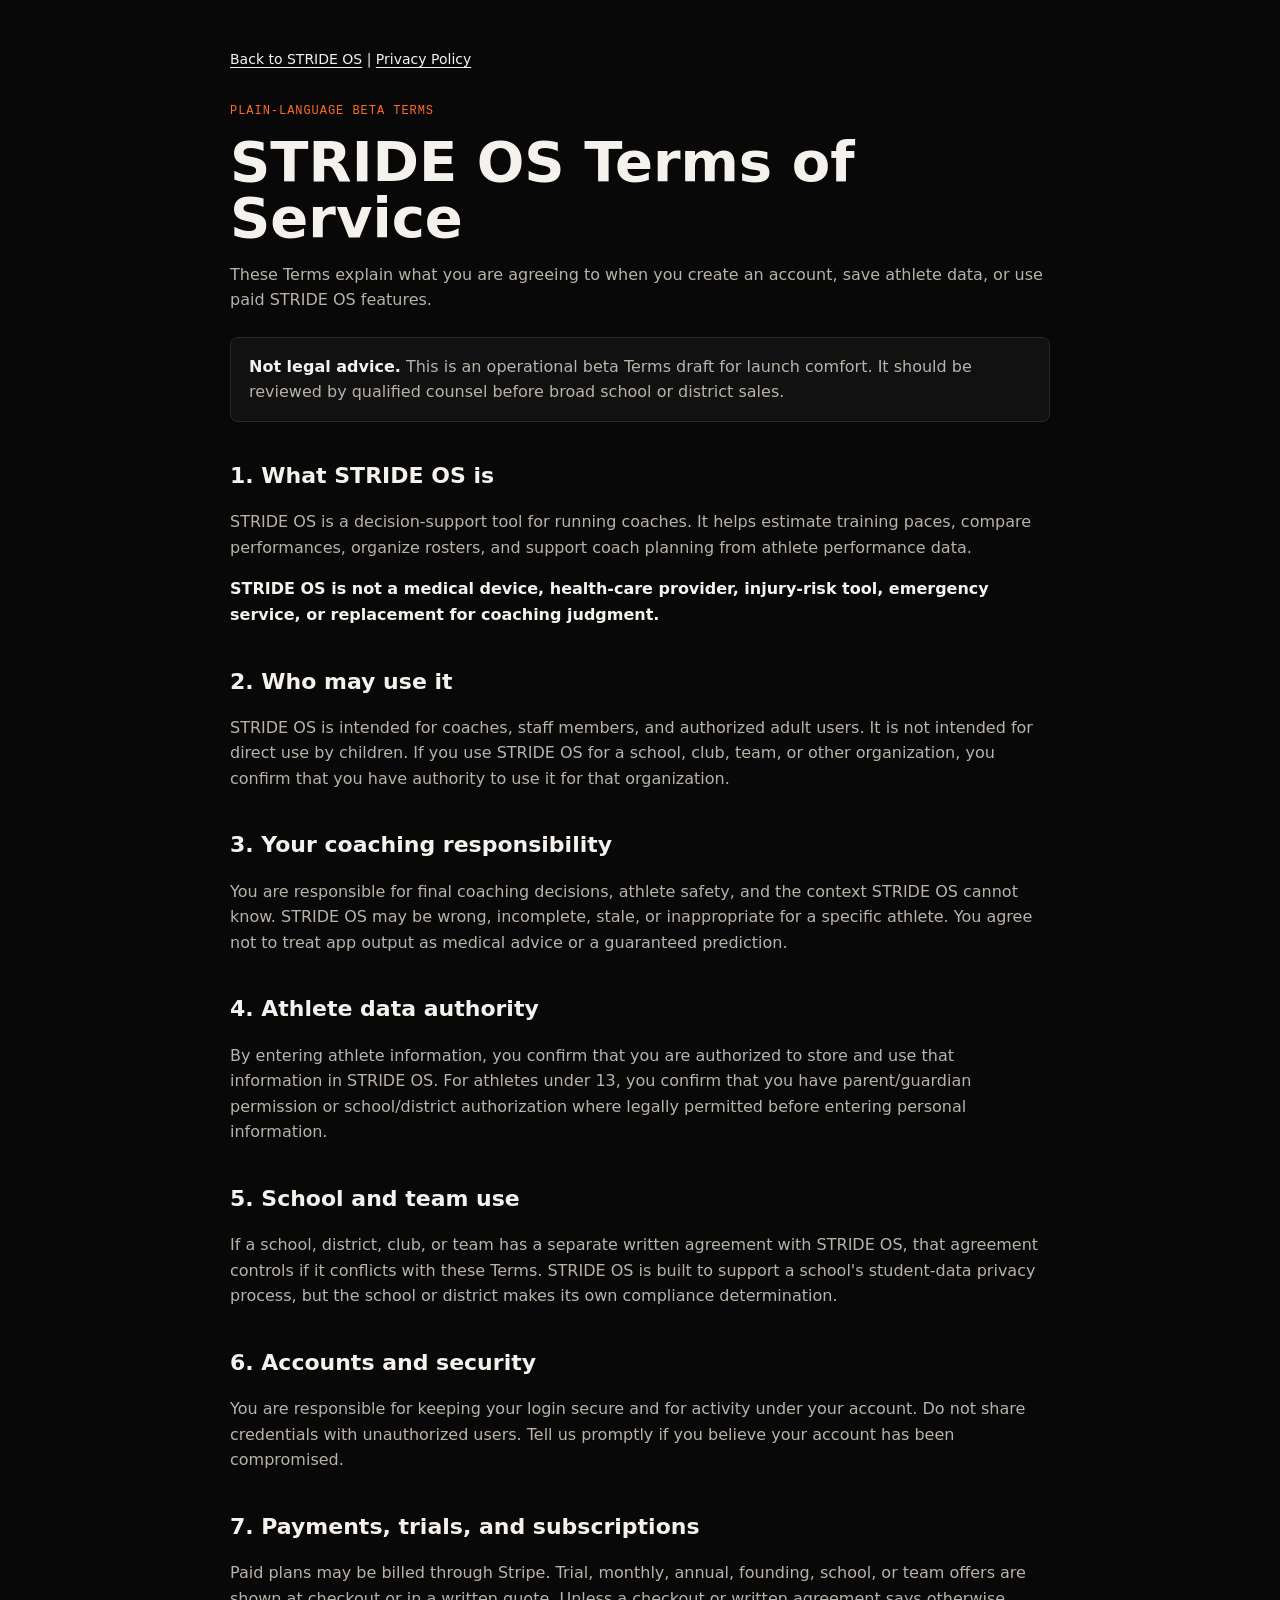
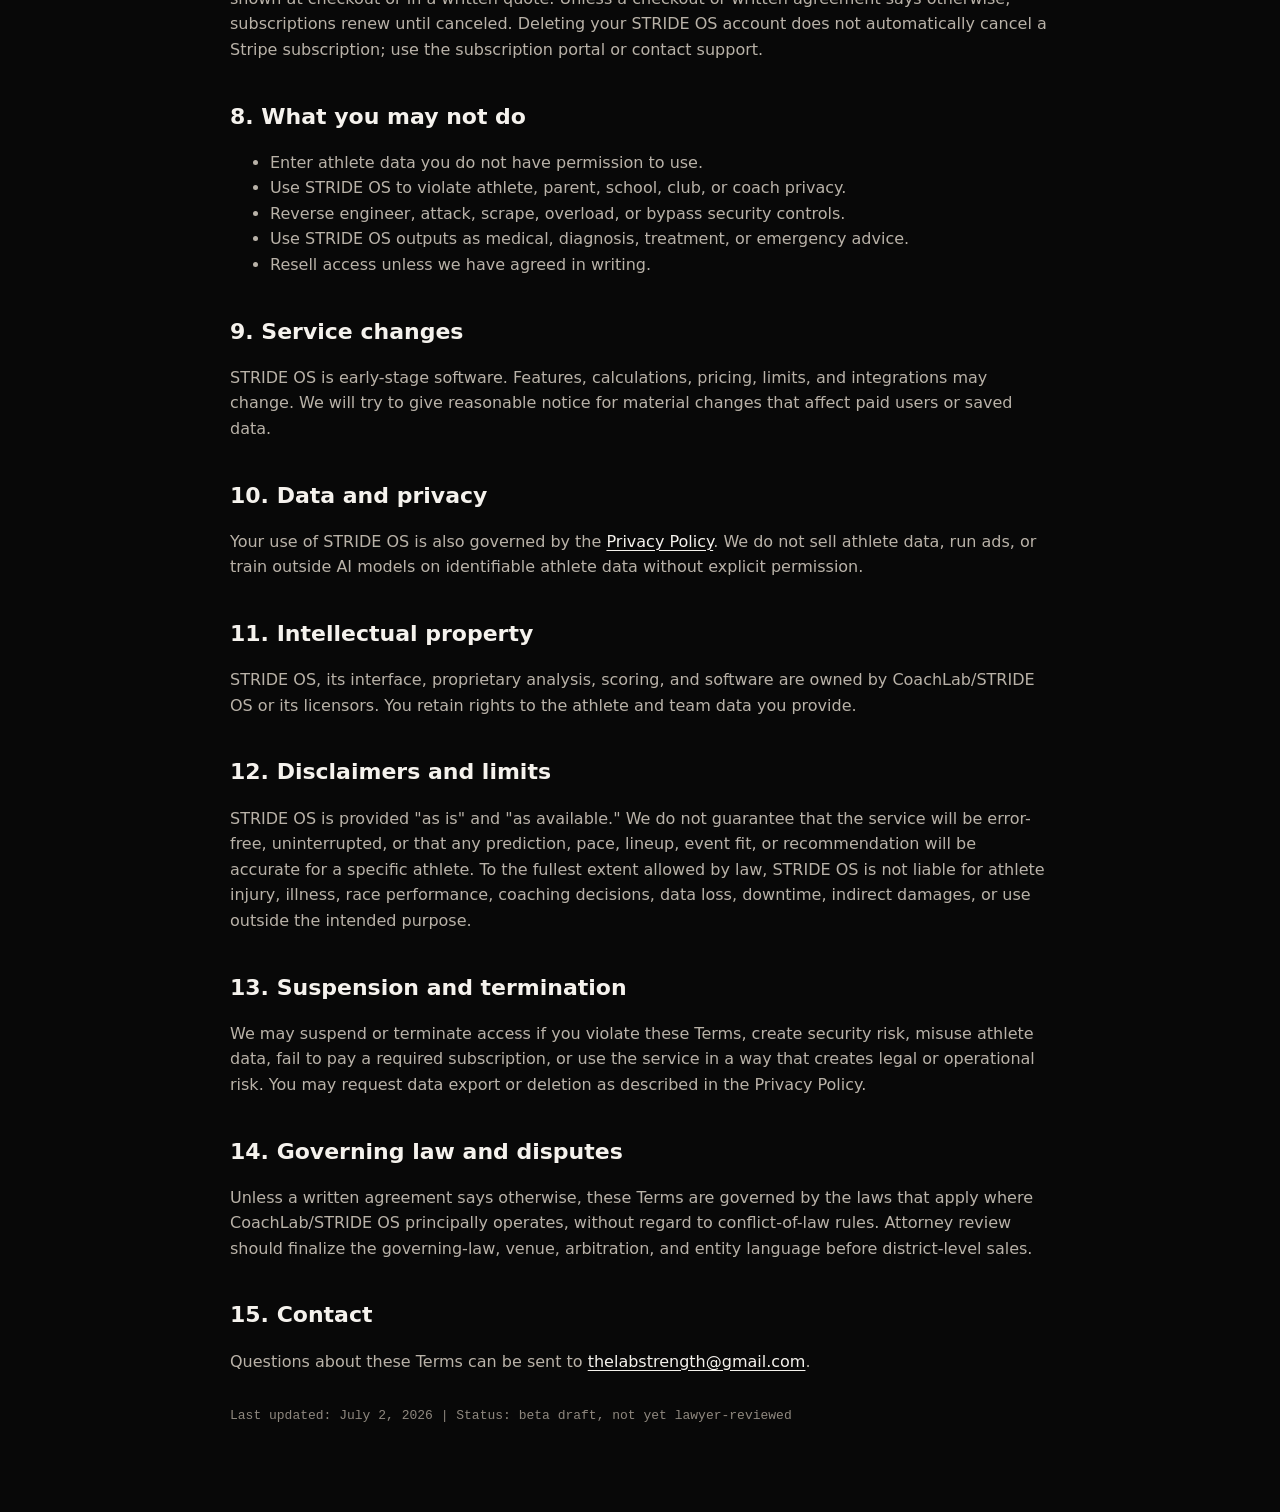
<file: terms.html>
<!doctype html>
<html lang="en">
<head>
  <meta charset="utf-8">
  <meta name="viewport" content="width=device-width, initial-scale=1">
  <title>STRIDE OS Terms of Service</title>
  <meta name="description" content="Plain-language STRIDE OS Terms of Service for coaches and teams.">
  <style>
    :root{color-scheme:dark;--bg:#080808;--panel:#111;--text:#f5f2ed;--muted:#b9b2a8;--line:#2b2926;--accent:#ff6a2a}
    *{box-sizing:border-box}
    body{margin:0;background:var(--bg);color:var(--text);font-family:Inter,system-ui,-apple-system,BlinkMacSystemFont,"Segoe UI",sans-serif;line-height:1.6}
    main{max-width:860px;margin:0 auto;padding:48px 20px 72px}
    nav{margin-bottom:32px;font-size:14px}
    a{color:var(--text);text-underline-offset:3px}
    h1{font-size:clamp(34px,6vw,56px);line-height:1;margin:0 0 10px}
    h2{font-size:22px;margin:36px 0 10px}
    p,li{color:var(--muted)}
    strong{color:var(--text)}
    .eyebrow{font-family:ui-monospace,SFMono-Regular,Menlo,monospace;color:var(--accent);text-transform:uppercase;letter-spacing:.08em;font-size:12px;margin:0 0 12px}
    .notice{border:1px solid var(--line);background:var(--panel);border-radius:8px;padding:16px 18px;margin:24px 0}
    .notice p{margin:0}
    .meta{font-family:ui-monospace,SFMono-Regular,Menlo,monospace;font-size:13px;color:#8f887f;margin-top:32px}
  </style>
</head>
<body>
<main>
  <nav><a href="/">Back to STRIDE OS</a> | <a href="/privacy.html">Privacy Policy</a></nav>
  <p class="eyebrow">Plain-language beta terms</p>
  <h1>STRIDE OS Terms of Service</h1>
  <p>These Terms explain what you are agreeing to when you create an account, save athlete data, or use paid STRIDE OS features.</p>

  <div class="notice">
    <p><strong>Not legal advice.</strong> This is an operational beta Terms draft for launch comfort. It should be reviewed by qualified counsel before broad school or district sales.</p>
  </div>

  <h2>1. What STRIDE OS is</h2>
  <p>STRIDE OS is a decision-support tool for running coaches. It helps estimate training paces, compare performances, organize rosters, and support coach planning from athlete performance data.</p>
  <p><strong>STRIDE OS is not a medical device, health-care provider, injury-risk tool, emergency service, or replacement for coaching judgment.</strong></p>

  <h2>2. Who may use it</h2>
  <p>STRIDE OS is intended for coaches, staff members, and authorized adult users. It is not intended for direct use by children. If you use STRIDE OS for a school, club, team, or other organization, you confirm that you have authority to use it for that organization.</p>

  <h2>3. Your coaching responsibility</h2>
  <p>You are responsible for final coaching decisions, athlete safety, and the context STRIDE OS cannot know. STRIDE OS may be wrong, incomplete, stale, or inappropriate for a specific athlete. You agree not to treat app output as medical advice or a guaranteed prediction.</p>

  <h2>4. Athlete data authority</h2>
  <p>By entering athlete information, you confirm that you are authorized to store and use that information in STRIDE OS. For athletes under 13, you confirm that you have parent/guardian permission or school/district authorization where legally permitted before entering personal information.</p>

  <h2>5. School and team use</h2>
  <p>If a school, district, club, or team has a separate written agreement with STRIDE OS, that agreement controls if it conflicts with these Terms. STRIDE OS is built to support a school's student-data privacy process, but the school or district makes its own compliance determination.</p>

  <h2>6. Accounts and security</h2>
  <p>You are responsible for keeping your login secure and for activity under your account. Do not share credentials with unauthorized users. Tell us promptly if you believe your account has been compromised.</p>

  <h2>7. Payments, trials, and subscriptions</h2>
  <p>Paid plans may be billed through Stripe. Trial, monthly, annual, founding, school, or team offers are shown at checkout or in a written quote. Unless a checkout or written agreement says otherwise, subscriptions renew until canceled. Deleting your STRIDE OS account does not automatically cancel a Stripe subscription; use the subscription portal or contact support.</p>

  <h2>8. What you may not do</h2>
  <ul>
    <li>Enter athlete data you do not have permission to use.</li>
    <li>Use STRIDE OS to violate athlete, parent, school, club, or coach privacy.</li>
    <li>Reverse engineer, attack, scrape, overload, or bypass security controls.</li>
    <li>Use STRIDE OS outputs as medical, diagnosis, treatment, or emergency advice.</li>
    <li>Resell access unless we have agreed in writing.</li>
  </ul>

  <h2>9. Service changes</h2>
  <p>STRIDE OS is early-stage software. Features, calculations, pricing, limits, and integrations may change. We will try to give reasonable notice for material changes that affect paid users or saved data.</p>

  <h2>10. Data and privacy</h2>
  <p>Your use of STRIDE OS is also governed by the <a href="/privacy.html">Privacy Policy</a>. We do not sell athlete data, run ads, or train outside AI models on identifiable athlete data without explicit permission.</p>

  <h2>11. Intellectual property</h2>
  <p>STRIDE OS, its interface, proprietary analysis, scoring, and software are owned by CoachLab/STRIDE OS or its licensors. You retain rights to the athlete and team data you provide.</p>

  <h2>12. Disclaimers and limits</h2>
  <p>STRIDE OS is provided "as is" and "as available." We do not guarantee that the service will be error-free, uninterrupted, or that any prediction, pace, lineup, event fit, or recommendation will be accurate for a specific athlete. To the fullest extent allowed by law, STRIDE OS is not liable for athlete injury, illness, race performance, coaching decisions, data loss, downtime, indirect damages, or use outside the intended purpose.</p>

  <h2>13. Suspension and termination</h2>
  <p>We may suspend or terminate access if you violate these Terms, create security risk, misuse athlete data, fail to pay a required subscription, or use the service in a way that creates legal or operational risk. You may request data export or deletion as described in the Privacy Policy.</p>

  <h2>14. Governing law and disputes</h2>
  <p>Unless a written agreement says otherwise, these Terms are governed by the laws that apply where CoachLab/STRIDE OS principally operates, without regard to conflict-of-law rules. Attorney review should finalize the governing-law, venue, arbitration, and entity language before district-level sales.</p>

  <h2>15. Contact</h2>
  <p>Questions about these Terms can be sent to <a href="mailto:thelabstrength@gmail.com">thelabstrength@gmail.com</a>.</p>

  <p class="meta">Last updated: July 2, 2026 | Status: beta draft, not yet lawyer-reviewed</p>
</main>
</body>
</html>
</file>
